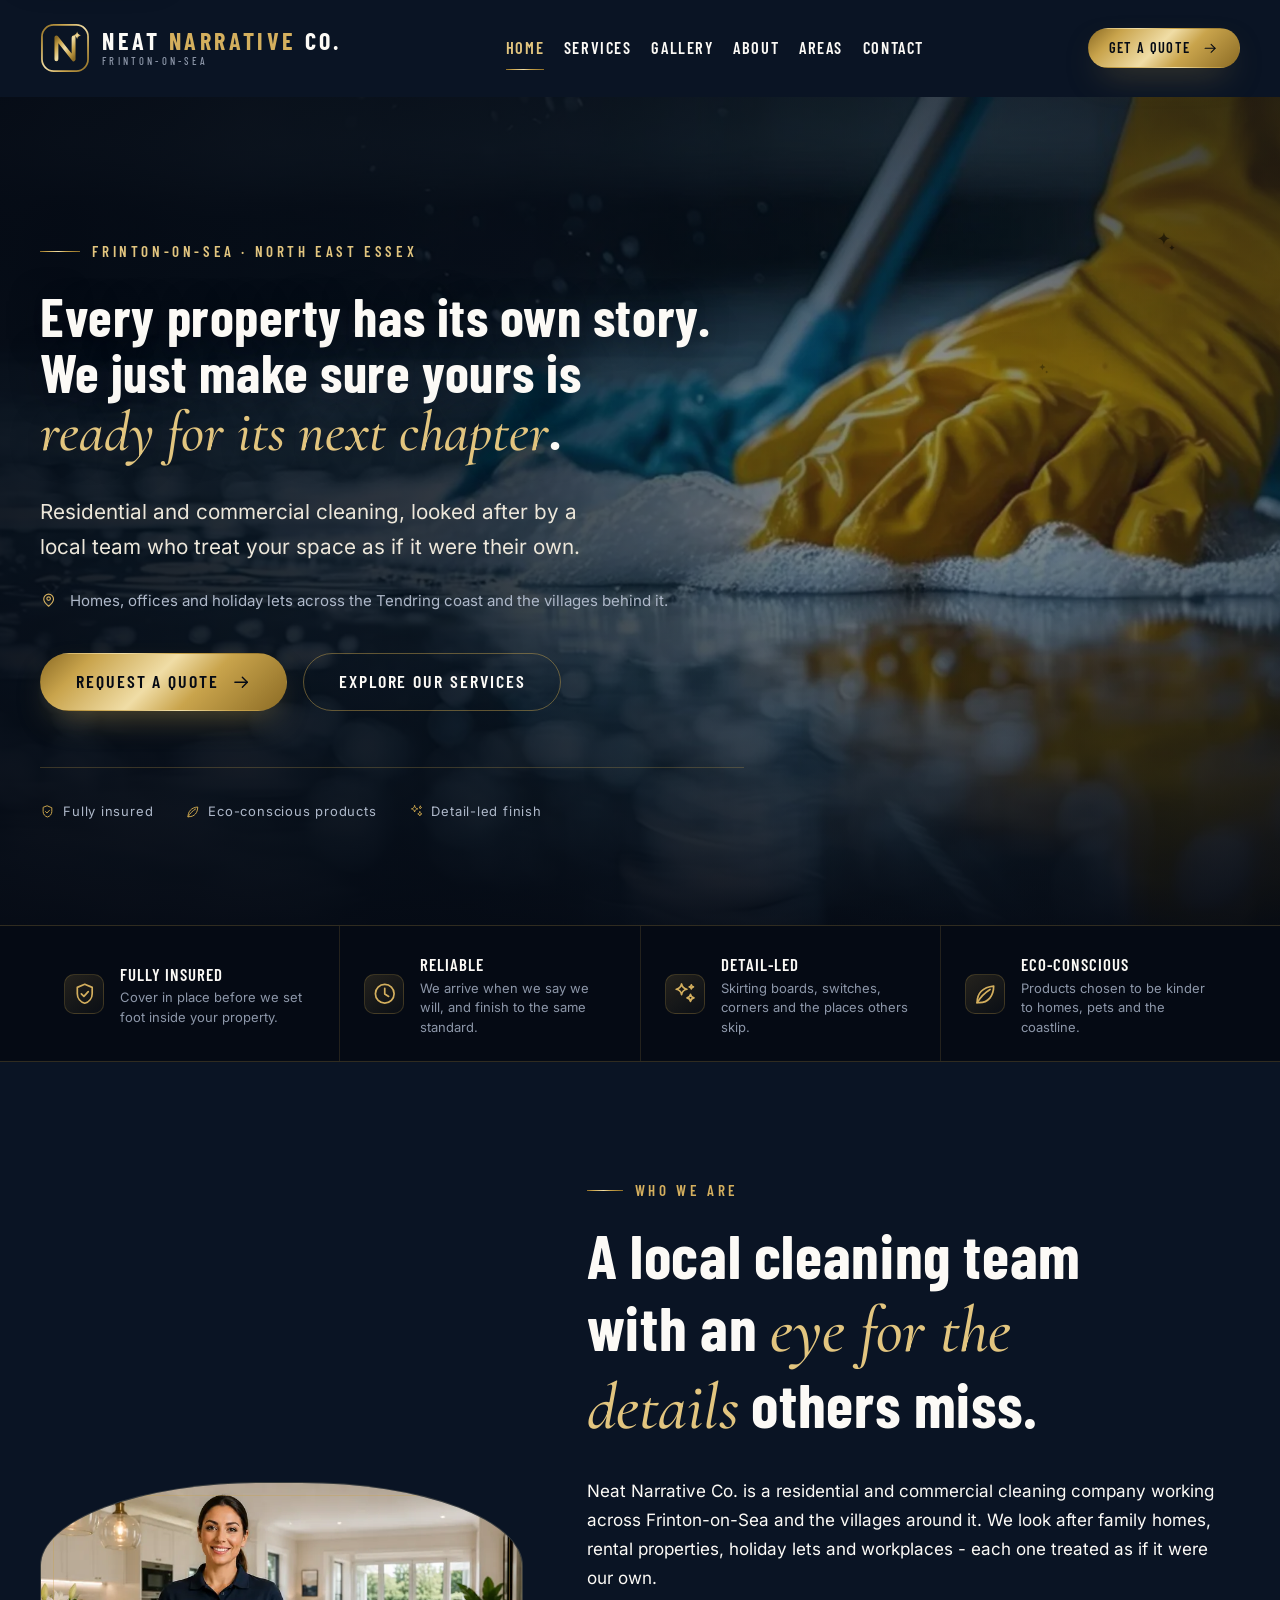
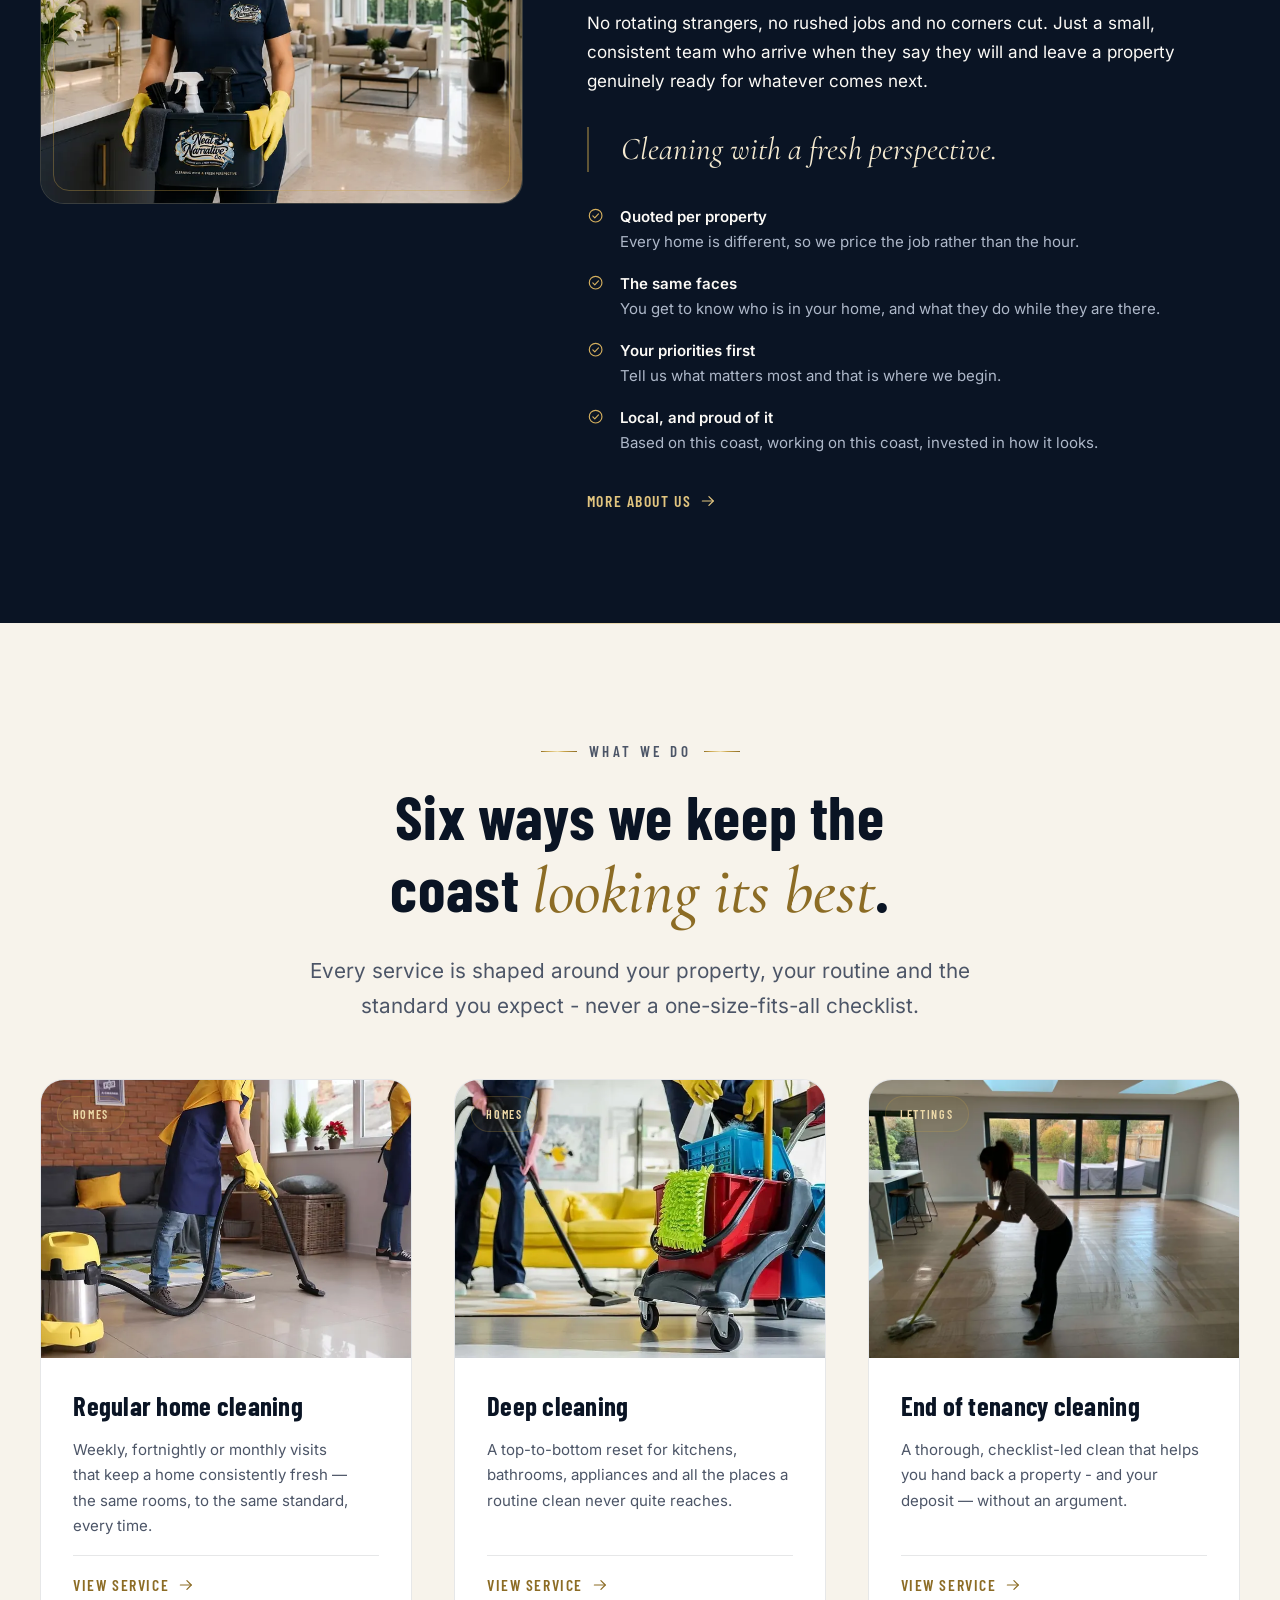
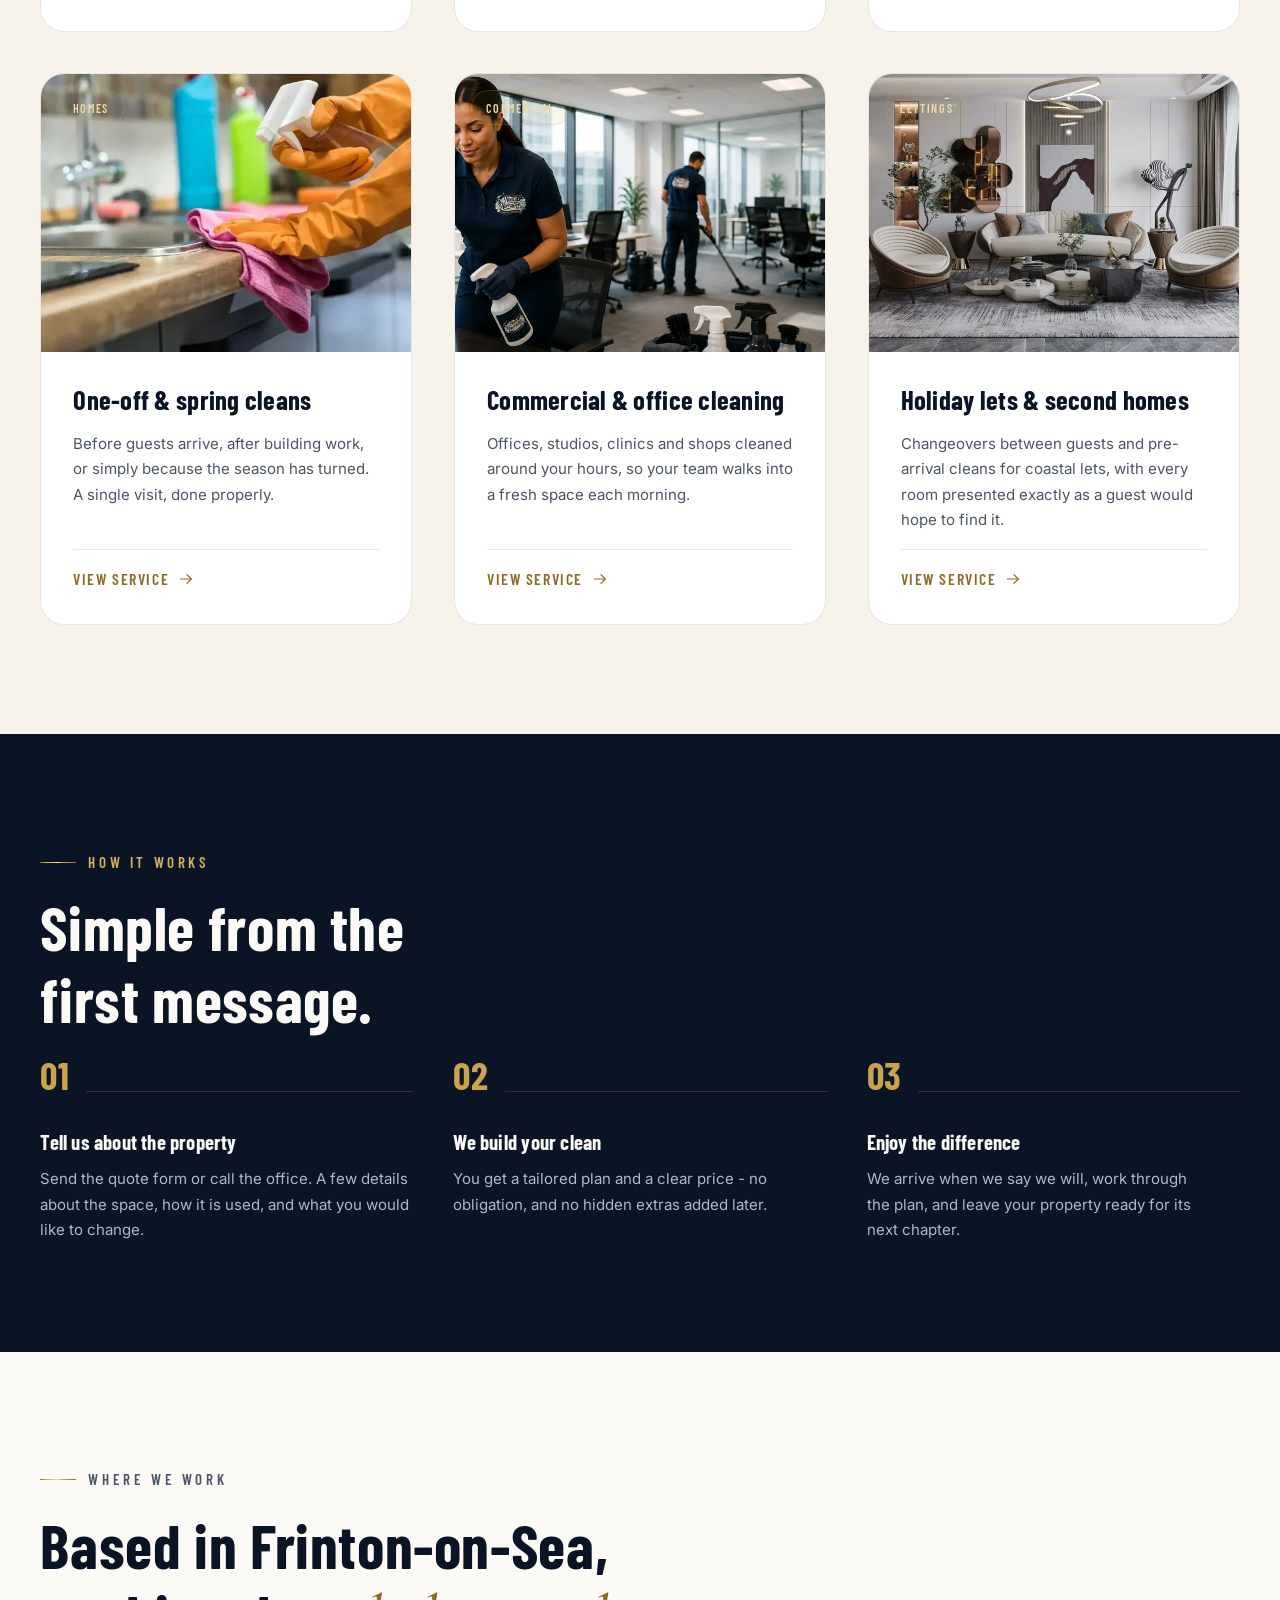
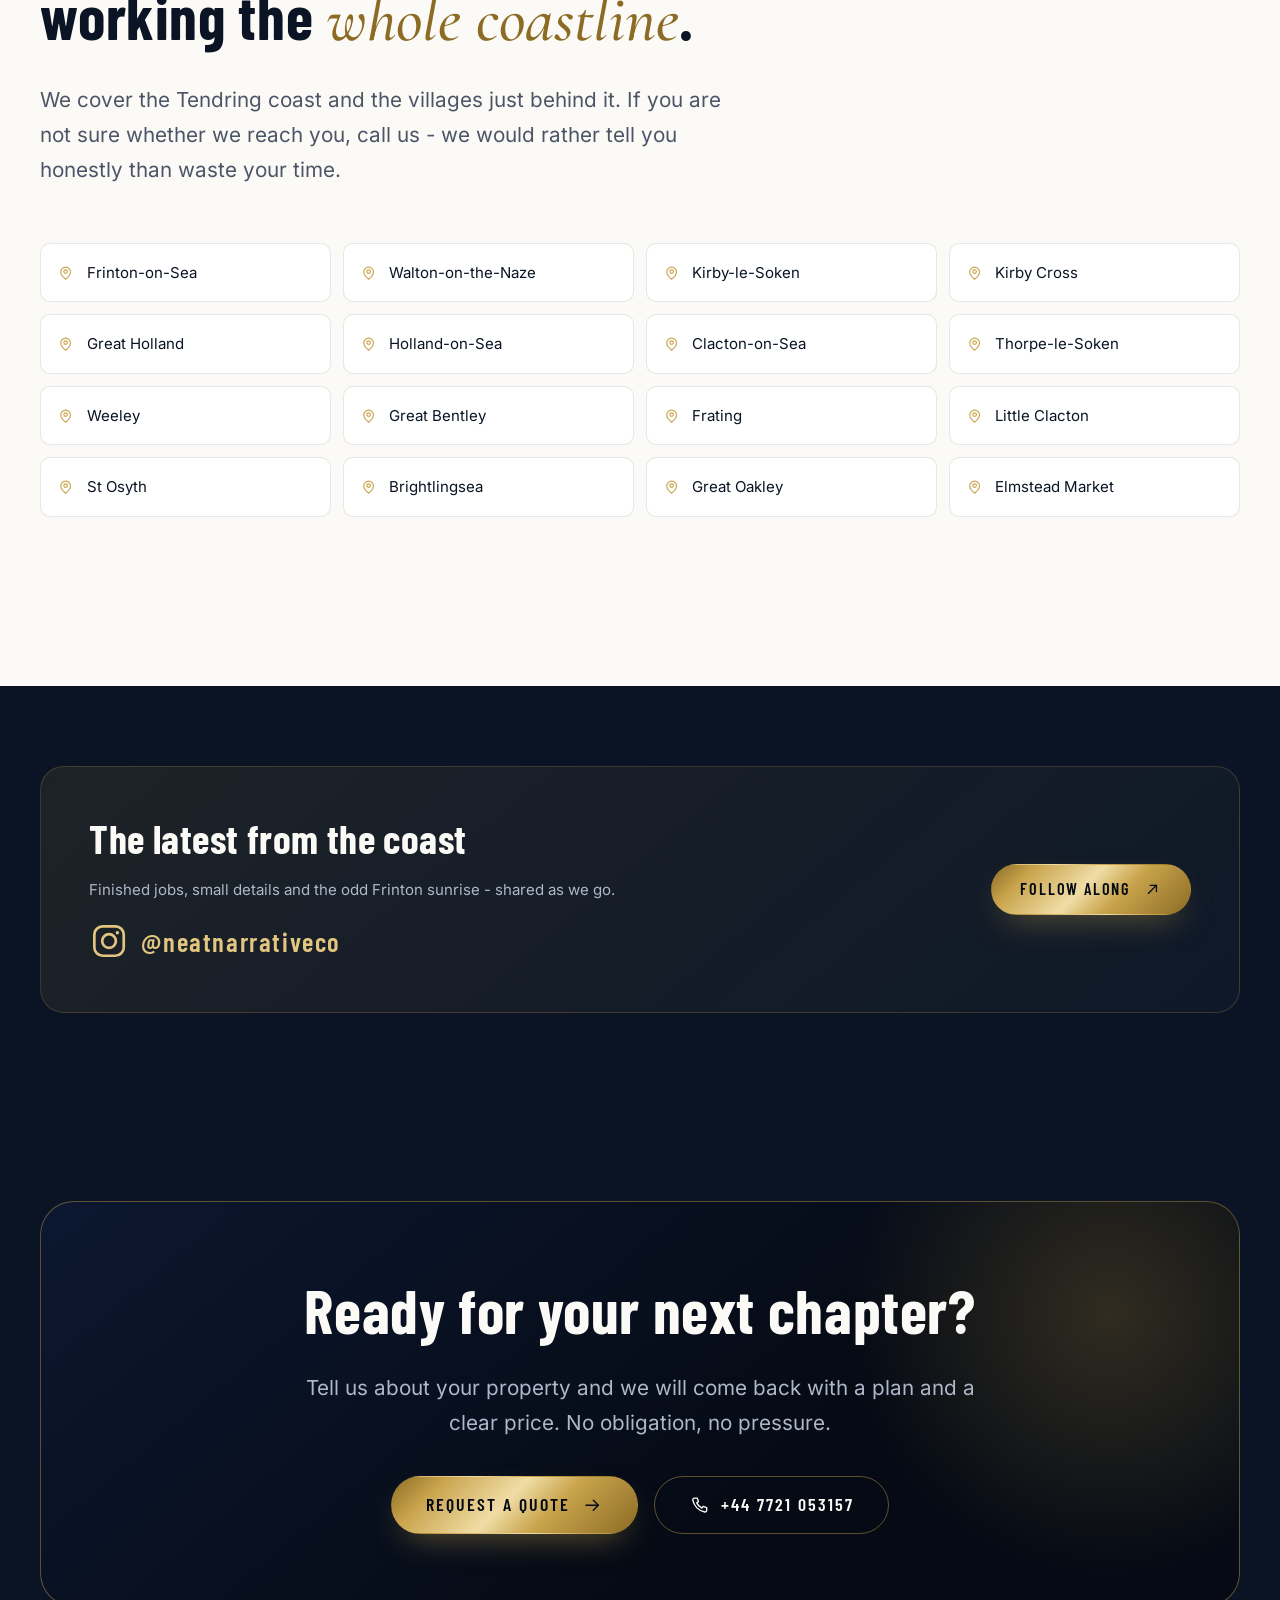
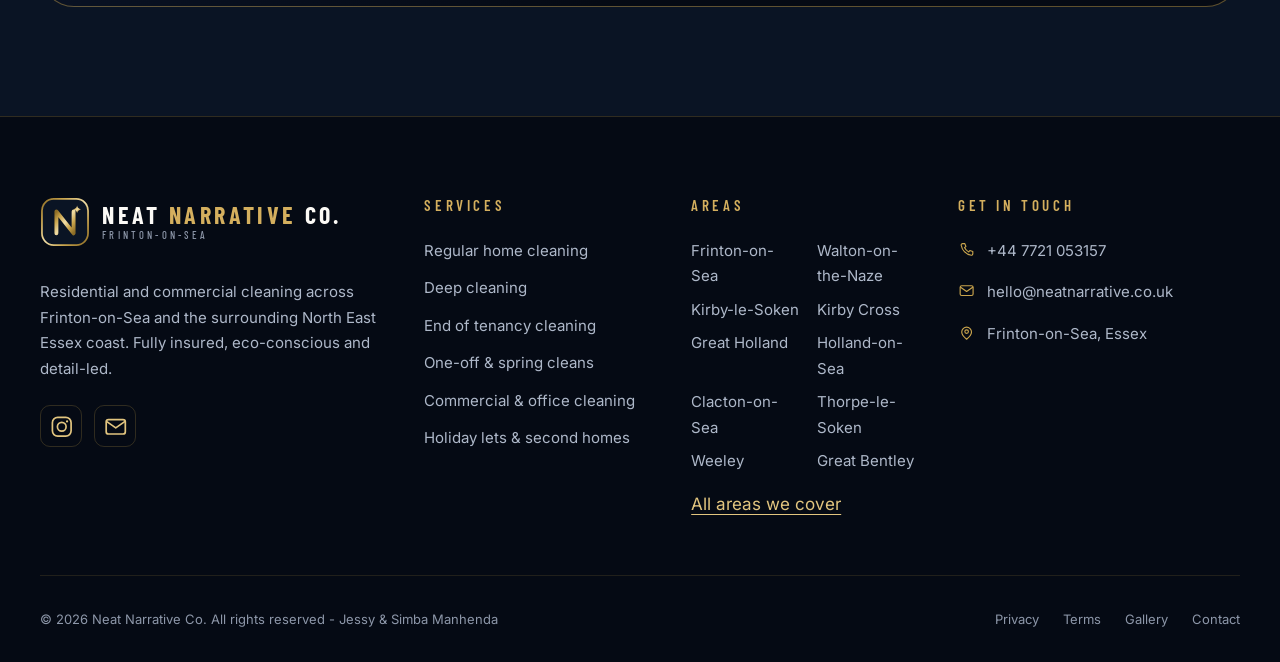
<file: index.html>
<!DOCTYPE html>
<html lang="en-GB">
<head>
  <meta charset="utf-8">
  <meta name="viewport" content="width=device-width, initial-scale=1">
  <script>document.documentElement.classList.add("js-reveal");</script>
  <title>Neat Narrative Co. | Cleaning in Frinton-on-Sea & North East Essex</title>
  <meta name="description" content="Residential and commercial cleaning in Frinton-on-Sea and the surrounding North East Essex coast. Fully insured, eco-conscious and detail-led. Call +44 7721 053157 for a tailored quote.">
  <meta name="robots" content="index,follow">
  <link rel="canonical" href="https://neatnarrative.co.uk/">
  <meta name="theme-color" content="#0a1424">

  <meta property="og:type" content="website">
  <meta property="og:site_name" content="Neat Narrative Co.">
  <meta property="og:title" content="Neat Narrative Co. | Cleaning in Frinton-on-Sea">
  <meta property="og:description" content="Every property has its own story. We just make sure yours is ready for its next chapter.">
  <meta property="og:url" content="https://neatnarrative.co.uk/">
  <meta property="og:image" content="https://neatnarrative.co.uk/assets/images/og-neat-narrative.jpg">
  <meta property="og:image:width" content="1200">
  <meta property="og:image:height" content="630">
  <meta property="og:locale" content="en_GB">
  <meta name="twitter:card" content="summary_large_image">

  <link rel="icon" href="favicon.ico" sizes="any">
  <link rel="icon" href="favicon.svg" type="image/svg+xml">
  <link rel="apple-touch-icon" href="assets/images/apple-touch-icon.png">
  <link rel="manifest" href="site.webmanifest">

  <link rel="stylesheet" href="assets/css/fonts.css">

  <link rel="stylesheet" href="assets/css/tokens.css">
  <link rel="stylesheet" href="assets/css/base.css">
  <link rel="stylesheet" href="assets/css/layout.css">
  <link rel="stylesheet" href="assets/css/components.css">
  <link rel="stylesheet" href="assets/css/pages.css">

  <script src="assets/js/site-config.js" defer></script>
  <script src="assets/js/nav.js" defer></script>
  <script src="assets/js/reveal.js" defer></script>

  <script type="application/ld+json">
  {
    "@context": "https://schema.org",
    "@type": "LocalBusiness",
    "@id": "https://neatnarrative.co.uk/#business",
    "name": "Neat Narrative Co.",
    "description": "Residential and commercial cleaning company serving Frinton-on-Sea and the surrounding areas of North East Essex.",
    "url": "https://neatnarrative.co.uk/",
    "telephone": "+44 7721 053157",
    "email": "hello@neatnarrative.co.uk",
    "image": "https://neatnarrative.co.uk/assets/images/og-neat-narrative.jpg",
    "logo": "https://neatnarrative.co.uk/assets/icons/brand-mark.svg",
    "address": {
      "@type": "PostalAddress",
      "addressLocality": "Frinton-on-Sea",
      "addressRegion": "Essex",
      "addressCountry": "GB"
    },
    "areaServed": [
      { "@type": "Place", "name": "Frinton-on-Sea" },
      { "@type": "Place", "name": "Walton-on-the-Naze" },
      { "@type": "Place", "name": "Kirby-le-Soken" },
      { "@type": "Place", "name": "Kirby Cross" },
      { "@type": "Place", "name": "Great Holland" },
      { "@type": "Place", "name": "Holland-on-Sea" },
      { "@type": "Place", "name": "Clacton-on-Sea" },
      { "@type": "Place", "name": "Thorpe-le-Soken" },
      { "@type": "Place", "name": "Weeley" },
      { "@type": "Place", "name": "Great Bentley" },
      { "@type": "Place", "name": "Frating" },
      { "@type": "Place", "name": "Little Clacton" },
      { "@type": "Place", "name": "St Osyth" },
      { "@type": "Place", "name": "Brightlingsea" },
      { "@type": "Place", "name": "Great Oakley" },
      { "@type": "Place", "name": "Elmstead Market" }
    ],
    "sameAs": ["https://www.instagram.com/neatnarrativeco/"],
    "knowsAbout": [
      "Residential cleaning",
      "Commercial cleaning",
      "Deep cleaning",
      "End of tenancy cleaning",
      "Holiday let changeovers"
    ],
    "hasOfferCatalog": {
      "@type": "OfferCatalog",
      "name": "Cleaning services",
      "itemListElement": [
        { "@type": "Offer", "itemOffered": { "@type": "Service", "name": "Regular home cleaning" } },
        { "@type": "Offer", "itemOffered": { "@type": "Service", "name": "Deep cleaning" } },
        { "@type": "Offer", "itemOffered": { "@type": "Service", "name": "End of tenancy cleaning" } },
        { "@type": "Offer", "itemOffered": { "@type": "Service", "name": "One-off and spring cleaning" } },
        { "@type": "Offer", "itemOffered": { "@type": "Service", "name": "Commercial and office cleaning" } },
        { "@type": "Offer", "itemOffered": { "@type": "Service", "name": "Holiday let and second home cleaning" } }
      ]
    }
  }
  </script>
</head>

<body>
  <a class="skip-link" href="#main">Skip to content</a>

  <header class="site-header" data-header data-scrolled="false">
    <div class="container container--wide site-header__inner">
      <a class="brand" href="index.html" aria-label="Neat Narrative Co. — home">
        <img class="brand__mark" src="assets/icons/brand-mark.svg" alt="" width="50" height="50">
        <span class="brand__text">
          <span class="brand__name">Neat <em>Narrative</em> Co.</span>
          <span class="brand__tagline">Frinton-on-Sea</span>
        </span>
      </a>

      <nav class="site-nav" aria-label="Primary">
        <ul class="site-nav__list">
          <li><a class="site-nav__link" href="index.html" aria-current="page">Home</a></li>
          <li><a class="site-nav__link" href="services.html">Services</a></li>
          <li><a class="site-nav__link" href="gallery.html">Gallery</a></li>
          <li><a class="site-nav__link" href="about.html">About</a></li>
          <li><a class="site-nav__link" href="areas.html">Areas</a></li>
          <li><a class="site-nav__link" href="contact.html">Contact</a></li>
        </ul>
      </nav>

      <div class="site-header__actions">
        <a class="btn btn--primary btn--sm site-header__cta" href="contact.html">
          Get a quote
          <svg class="icon" aria-hidden="true" focusable="false"><use href="assets/icons/sprite.svg#icon-arrow-right"></use></svg>
        </a>
        <button class="nav-toggle" type="button" data-nav-toggle aria-expanded="false" aria-controls="mobile-nav">
          <span class="nav-toggle__bars" aria-hidden="true"></span>
          <span class="visually-hidden">Open menu</span>
        </button>
      </div>
    </div>
  </header>

  <div class="mobile-drawer" id="mobile-nav" data-nav-drawer data-open="false" aria-hidden="true" role="dialog" aria-modal="true" aria-label="Site menu">
    <div class="mobile-drawer__top">
      <span class="brand">
        <img class="brand__mark" src="assets/icons/brand-mark.svg" alt="" width="50" height="50">
        <span class="brand__text">
          <span class="brand__name">Neat <em>Narrative</em> Co.</span>
          <span class="brand__tagline">Frinton-on-Sea</span>
        </span>
      </span>
      <button class="mobile-drawer__close" type="button" data-nav-close>
        <svg class="icon" aria-hidden="true" focusable="false"><use href="assets/icons/sprite.svg#icon-x"></use></svg>
        <span class="visually-hidden">Close menu</span>
      </button>
    </div>

    <div class="mobile-drawer__body">
      <ul class="mobile-drawer__list">
        <li><a class="mobile-drawer__link" href="index.html" aria-current="page">Home <svg class="icon" aria-hidden="true" focusable="false"><use href="assets/icons/sprite.svg#icon-arrow-right"></use></svg></a></li>
        <li><a class="mobile-drawer__link" href="services.html">Services <svg class="icon" aria-hidden="true" focusable="false"><use href="assets/icons/sprite.svg#icon-arrow-right"></use></svg></a></li>
        <li><a class="mobile-drawer__link" href="gallery.html">Gallery <svg class="icon" aria-hidden="true" focusable="false"><use href="assets/icons/sprite.svg#icon-arrow-right"></use></svg></a></li>
        <li><a class="mobile-drawer__link" href="about.html">About <svg class="icon" aria-hidden="true" focusable="false"><use href="assets/icons/sprite.svg#icon-arrow-right"></use></svg></a></li>
        <li><a class="mobile-drawer__link" href="areas.html">Areas <svg class="icon" aria-hidden="true" focusable="false"><use href="assets/icons/sprite.svg#icon-arrow-right"></use></svg></a></li>
        <li><a class="mobile-drawer__link" href="contact.html">Contact <svg class="icon" aria-hidden="true" focusable="false"><use href="assets/icons/sprite.svg#icon-arrow-right"></use></svg></a></li>
      </ul>

      <div class="mobile-drawer__contact">
        <a class="btn btn--primary btn--block" href="contact.html">Request a quote</a>
        <a class="btn btn--ghost btn--block" href="tel:+441255724005">
          <svg class="icon" aria-hidden="true" focusable="false"><use href="assets/icons/sprite.svg#icon-phone"></use></svg>
          +44 7721 053157
        </a>
        <p class="mobile-drawer__meta">
          <span>hello@neatnarrative.co.uk</span>
          <span>Frinton-on-Sea & surrounding areas</span>
        </p>
      </div>
    </div>
  </div>

  <main id="main">
    <!-- ============================ Hero ============================ -->
    <section class="hero-home" aria-labelledby="hero-title">
      <div class="hero-home__media">
        <img src="assets/images/brand/hero-home.webp"
             srcset="assets/images/brand/hero-home@800.webp 800w, assets/images/brand/hero-home.webp 2200w"
             sizes="100vw"
             alt="A yellow-gloved hand wringing out a cloth in soapy water."
             fetchpriority="high" decoding="async">
      </div>
      <div class="hero-home__scrim" aria-hidden="true"></div>

      <svg class="sparkle sparkle--a" aria-hidden="true" focusable="false"><use href="assets/icons/sprite.svg#icon-sparkle"></use></svg>
      <svg class="sparkle sparkle--b" aria-hidden="true" focusable="false"><use href="assets/icons/sprite.svg#icon-sparkle"></use></svg>

      <div class="container container--wide hero-home__inner">
        <div class="hero-home__content">
          <p class="hero-home__eyebrow">Frinton-on-Sea &middot; North East Essex</p>

          <h1 class="hero-home__title" id="hero-title">
            <span>Every property has its own story.</span>
            <span>We just make sure yours is <em>ready for its next chapter</em>.</span>
          </h1>

          <p class="hero-home__lede">
            Residential and commercial cleaning, looked after by a local team who treat
            your space as if it were their own.
          </p>

          <p class="hero-home__location">
            <svg class="icon" aria-hidden="true" focusable="false"><use href="assets/icons/sprite.svg#icon-map-pin"></use></svg>
            <span>Homes, offices and holiday lets across the Tendring coast and the villages behind it.</span>
          </p>

          <div class="hero-home__actions">
            <a class="btn btn--primary btn--lg" href="contact.html">
              Request a quote
              <svg class="icon" aria-hidden="true" focusable="false"><use href="assets/icons/sprite.svg#icon-arrow-right"></use></svg>
            </a>
            <a class="btn btn--ghost btn--lg" href="services.html">Explore our services</a>
          </div>

          <div class="hero-home__footer">
            <span class="hero-home__footer-item">
              <svg class="icon" aria-hidden="true" focusable="false"><use href="assets/icons/sprite.svg#icon-shield-check"></use></svg>
              Fully insured
            </span>
            <span class="hero-home__footer-item">
              <svg class="icon" aria-hidden="true" focusable="false"><use href="assets/icons/sprite.svg#icon-leaf"></use></svg>
              Eco-conscious products
            </span>
            <span class="hero-home__footer-item">
              <svg class="icon" aria-hidden="true" focusable="false"><use href="assets/icons/sprite.svg#icon-sparkles"></use></svg>
              Detail-led finish
            </span>
          </div>
        </div>
      </div>
    </section>

    <!-- ========================= Trust strip ======================== -->
    <section class="trust-strip" aria-label="Why clients choose Neat Narrative Co.">
      <div class="container container--wide">
        <ul class="trust-strip__list">
          <li>
            <dl class="trust-strip__item">
              <div class="icon-wrap icon-wrap--sm" aria-hidden="true">
                <svg class="icon icon--lg" aria-hidden="true" focusable="false"><use href="assets/icons/sprite.svg#icon-shield-check"></use></svg>
              </div>
              <div>
                <dt class="trust-strip__label">Fully insured</dt>
                <dd class="trust-strip__detail">Cover in place before we set foot inside your property.</dd>
              </div>
            </dl>
          </li>
          <li>
            <dl class="trust-strip__item">
              <div class="icon-wrap icon-wrap--sm" aria-hidden="true">
                <svg class="icon icon--lg" aria-hidden="true" focusable="false"><use href="assets/icons/sprite.svg#icon-clock"></use></svg>
              </div>
              <div>
                <dt class="trust-strip__label">Reliable</dt>
                <dd class="trust-strip__detail">We arrive when we say we will, and finish to the same standard.</dd>
              </div>
            </dl>
          </li>
          <li>
            <dl class="trust-strip__item">
              <div class="icon-wrap icon-wrap--sm" aria-hidden="true">
                <svg class="icon icon--lg" aria-hidden="true" focusable="false"><use href="assets/icons/sprite.svg#icon-sparkles"></use></svg>
              </div>
              <div>
                <dt class="trust-strip__label">Detail-led</dt>
                <dd class="trust-strip__detail">Skirting boards, switches, corners and the places others skip.</dd>
              </div>
            </dl>
          </li>
          <li>
            <dl class="trust-strip__item">
              <div class="icon-wrap icon-wrap--sm" aria-hidden="true">
                <svg class="icon icon--lg" aria-hidden="true" focusable="false"><use href="assets/icons/sprite.svg#icon-leaf"></use></svg>
              </div>
              <div>
                <dt class="trust-strip__label">Eco-conscious</dt>
                <dd class="trust-strip__detail">Products chosen to be kinder to homes, pets and the coastline.</dd>
              </div>
            </dl>
          </li>
        </ul>
      </div>
    </section>
<!-- ========================== Who we are ======================== -->
    <section class="section" aria-labelledby="intro-title">
      <div class="container container--wide">
        <div class="split split--media-wide">
          <div data-reveal>
            <figure class="media-frame media-frame--arch media-frame--accent">
              <img src="assets/images/brand/hero-cleaning-team.webp"
                   srcset="assets/images/brand/hero-cleaning-team@800.webp 800w, assets/images/brand/hero-cleaning-team.webp 2000w"
                   sizes="(min-width: 900px) 45vw, 100vw"
                   alt="A Neat Narrative Co. cleaner in a navy uniform working in a bright, freshly cleaned living room."
                   loading="lazy" decoding="async">
            </figure>
          </div>

          <div class="stack stack--lg" data-reveal>
            <div class="section-heading">
              <p class="section-heading__eyebrow">Who we are</p>
              <h2 class="section-heading__title" id="intro-title">
                A local cleaning team with an <em>eye for the details</em> others miss.
              </h2>
            </div>

            <div>
              <p>
                Neat Narrative Co. is a residential and commercial cleaning company working
                across Frinton-on-Sea and the villages around it. We look after family homes,
                rental properties, holiday lets and workplaces - each one treated as if it
                were our own.
              </p>
              <p>
                No rotating strangers, no rushed jobs and no corners cut. Just a small,
                consistent team who arrive when they say they will and leave a property
                genuinely ready for whatever comes next.
              </p>
            </div>

            <blockquote class="intro-quote">
              <p>Cleaning with a fresh perspective.</p>
            </blockquote>

            <ul class="check-list">
              <li>
                <svg class="icon" aria-hidden="true" focusable="false"><use href="assets/icons/sprite.svg#icon-check-circle"></use></svg>
                <span><strong>Quoted per property</strong>Every home is different, so we price the job rather than the hour.</span>
              </li>
              <li>
                <svg class="icon" aria-hidden="true" focusable="false"><use href="assets/icons/sprite.svg#icon-check-circle"></use></svg>
                <span><strong>The same faces</strong>You get to know who is in your home, and what they do while they are there.</span>
              </li>
              <li>
                <svg class="icon" aria-hidden="true" focusable="false"><use href="assets/icons/sprite.svg#icon-check-circle"></use></svg>
                <span><strong>Your priorities first</strong>Tell us what matters most and that is where we begin.</span>
              </li>
              <li>
                <svg class="icon" aria-hidden="true" focusable="false"><use href="assets/icons/sprite.svg#icon-check-circle"></use></svg>
                <span><strong>Local, and proud of it</strong>Based on this coast, working on this coast, invested in how it looks.</span>
              </li>
            </ul>

            <a class="link-arrow" href="about.html">
              More about us
              <svg class="icon" aria-hidden="true" focusable="false"><use href="assets/icons/sprite.svg#icon-arrow-right"></use></svg>
            </a>
          </div>
        </div>
      </div>
    </section>

    <!-- =========================== Services ========================= -->
    <section class="section section--light section--hairline" aria-labelledby="services-title">
      <div class="container container--wide">
        <div class="section-heading section-heading--centre" data-reveal>
          <p class="section-heading__eyebrow">What we do</p>
          <h2 class="section-heading__title" id="services-title">
            Six ways we keep the coast <em>looking its best</em>.
          </h2>
          <p class="section-heading__lede">
            Every service is shaped around your property, your routine and the standard you
            expect - never a one-size-fits-all checklist.
          </p>
        </div>

        <div class="grid grid--3 grid--gap-lg" style="margin-top: var(--space-8);">
          <article class="card card--light" data-reveal>
            <div class="card__media">
              <img src="assets/images/services/regular-cleaning.webp"
                   srcset="assets/images/services/regular-cleaning@800.webp 800w, assets/images/services/regular-cleaning.webp 1400w"
                   sizes="(min-width: 960px) 33vw, (min-width: 640px) 50vw, 100vw"
                   alt="A cleaner in yellow gloves wiping a wooden floor." loading="lazy" decoding="async">
              <span class="pill">Homes</span>
            </div>
            <div class="card__body">
              <h3 class="card__title">Regular home cleaning</h3>
              <p class="card__text">
                Weekly, fortnightly or monthly visits that keep a home consistently fresh —
                the same rooms, to the same standard, every time.
              </p>
              <div class="card__footer">
                <a class="link-arrow" href="services.html#regular-cleaning">
                  View service
                  <svg class="icon" aria-hidden="true" focusable="false"><use href="assets/icons/sprite.svg#icon-arrow-right"></use></svg>
                </a>
              </div>
            </div>
          </article>

          <article class="card card--light" data-reveal>
            <div class="card__media">
              <img src="assets/images/services/deep-cleaning.webp"
                   srcset="assets/images/services/deep-cleaning@800.webp 800w, assets/images/services/deep-cleaning.webp 1400w"
                   sizes="(min-width: 960px) 33vw, (min-width: 640px) 50vw, 100vw"
                   alt="A cleaner mopping a tiled floor with professional equipment." loading="lazy" decoding="async">
              <span class="pill">Homes</span>
            </div>
            <div class="card__body">
              <h3 class="card__title">Deep cleaning</h3>
              <p class="card__text">
                A top-to-bottom reset for kitchens, bathrooms, appliances and all the places
                a routine clean never quite reaches.
              </p>
              <div class="card__footer">
                <a class="link-arrow" href="services.html#deep-cleaning">
                  View service
                  <svg class="icon" aria-hidden="true" focusable="false"><use href="assets/icons/sprite.svg#icon-arrow-right"></use></svg>
                </a>
              </div>
            </div>
          </article>

          <article class="card card--light" data-reveal>
            <div class="card__media">
              <img src="assets/images/services/end-of-tenancy-cleaning.webp"
                   srcset="assets/images/services/end-of-tenancy-cleaning@800.webp 800w, assets/images/services/end-of-tenancy-cleaning.webp 1400w"
                   sizes="(min-width: 960px) 33vw, (min-width: 640px) 50vw, 100vw"
                   alt="A cleaner working through an empty property with a mop and bucket." loading="lazy" decoding="async">
              <span class="pill">Lettings</span>
            </div>
            <div class="card__body">
              <h3 class="card__title">End of tenancy cleaning</h3>
              <p class="card__text">
                A thorough, checklist-led clean that helps you hand back a property - and
                your deposit — without an argument.
              </p>
              <div class="card__footer">
                <a class="link-arrow" href="services.html#end-of-tenancy">
                  View service
                  <svg class="icon" aria-hidden="true" focusable="false"><use href="assets/icons/sprite.svg#icon-arrow-right"></use></svg>
                </a>
              </div>
            </div>
          </article>

          <article class="card card--light" data-reveal>
            <div class="card__media">
              <img src="assets/images/services/one-off-cleaning.webp"
                   alt="Cleaning cloths, gloves and bottles arranged beside a kitchen sink." loading="lazy" decoding="async">
              <span class="pill">Homes</span>
            </div>
            <div class="card__body">
              <h3 class="card__title">One-off & spring cleans</h3>
              <p class="card__text">
                Before guests arrive, after building work, or simply because the season has
                turned. A single visit, done properly.
              </p>
              <div class="card__footer">
                <a class="link-arrow" href="services.html#one-off">
                  View service
                  <svg class="icon" aria-hidden="true" focusable="false"><use href="assets/icons/sprite.svg#icon-arrow-right"></use></svg>
                </a>
              </div>
            </div>
          </article>

          <article class="card card--light" data-reveal>
            <div class="card__media">
              <img src="assets/images/services/commercial-cleaning.webp"
                   srcset="assets/images/services/commercial-cleaning@800.webp 800w, assets/images/services/commercial-cleaning.webp 1400w"
                   sizes="(min-width: 960px) 33vw, (min-width: 640px) 50vw, 100vw"
                   alt="Cleaners working through an open-plan office." loading="lazy" decoding="async">
              <span class="pill">Commercial</span>
            </div>
            <div class="card__body">
              <h3 class="card__title">Commercial & office cleaning</h3>
              <p class="card__text">
                Offices, studios, clinics and shops cleaned around your hours, so your team
                walks into a fresh space each morning.
              </p>
              <div class="card__footer">
                <a class="link-arrow" href="services.html#commercial">
                  View service
                  <svg class="icon" aria-hidden="true" focusable="false"><use href="assets/icons/sprite.svg#icon-arrow-right"></use></svg>
                </a>
              </div>
            </div>
          </article>

          <article class="card card--light" data-reveal>
            <div class="card__media">
              <img src="assets/images/services/residential-cleaning.webp"
                   srcset="assets/images/services/residential-cleaning@800.webp 800w, assets/images/services/residential-cleaning.webp 1400w"
                   sizes="(min-width: 960px) 33vw, (min-width: 640px) 50vw, 100vw"
                   alt="A calm, freshly cleaned living room with a sofa and soft furnishings." loading="lazy" decoding="async">
              <span class="pill">Lettings</span>
            </div>
            <div class="card__body">
              <h3 class="card__title">Holiday lets & second homes</h3>
              <p class="card__text">
                Changeovers between guests and pre-arrival cleans for coastal lets, with every
                room presented exactly as a guest would hope to find it.
              </p>
              <div class="card__footer">
                <a class="link-arrow" href="services.html#holiday-lets">
                  View service
                  <svg class="icon" aria-hidden="true" focusable="false"><use href="assets/icons/sprite.svg#icon-arrow-right"></use></svg>
                </a>
              </div>
            </div>
          </article>
        </div>
      </div>
    </section>

    <!-- ========================== How it works ====================== -->
    <section class="section" aria-labelledby="process-title">
      <div class="container container--wide">
        <div class="section-heading" data-reveal>
          <p class="section-heading__eyebrow">How it works</p>
          <h2 class="section-heading__title" id="process-title">Simple from the first message.</h2>
        </div>

        <ol class="steps" style="margin-top: var(--space-8);">
          <li data-reveal>
            <h3 class="steps__title">Tell us about the property</h3>
            <p class="steps__text">
              Send the quote form or call the office. A few details about the space, how it is
              used, and what you would like to change.
            </p>
          </li>
          <li data-reveal>
            <h3 class="steps__title">We build your clean</h3>
            <p class="steps__text">
              You get a tailored plan and a clear price - no obligation, and no hidden extras
              added later.
            </p>
          </li>
          <li data-reveal>
            <h3 class="steps__title">Enjoy the difference</h3>
            <p class="steps__text">
              We arrive when we say we will, work through the plan, and leave your property
              ready for its next chapter.
            </p>
          </li>
        </ol>
      </div>
    </section>

    <!-- ============================ Areas =========================== -->
    <section class="section section--ivory" aria-labelledby="areas-title">
      <div class="container container--wide">
        <div class="section-heading" data-reveal>
          <p class="section-heading__eyebrow">Where we work</p>
          <h2 class="section-heading__title" id="areas-title">
            Based in Frinton-on-Sea, working the <em>whole coastline</em>.
          </h2>
          <p class="section-heading__lede">
            We cover the Tendring coast and the villages just behind it. If you are not sure
            whether we reach you, call us - we would rather tell you honestly than waste
            your time.
          </p>
        </div>

        <ul class="area-list" style="margin-top: var(--space-8);" data-reveal>
          <li><span class="area-chip"><svg class="icon" aria-hidden="true" focusable="false"><use href="assets/icons/sprite.svg#icon-map-pin"></use></svg>Frinton-on-Sea</span></li>
          <li><span class="area-chip"><svg class="icon" aria-hidden="true" focusable="false"><use href="assets/icons/sprite.svg#icon-map-pin"></use></svg>Walton-on-the-Naze</span></li>
          <li><span class="area-chip"><svg class="icon" aria-hidden="true" focusable="false"><use href="assets/icons/sprite.svg#icon-map-pin"></use></svg>Kirby-le-Soken</span></li>
          <li><span class="area-chip"><svg class="icon" aria-hidden="true" focusable="false"><use href="assets/icons/sprite.svg#icon-map-pin"></use></svg>Kirby Cross</span></li>
          <li><span class="area-chip"><svg class="icon" aria-hidden="true" focusable="false"><use href="assets/icons/sprite.svg#icon-map-pin"></use></svg>Great Holland</span></li>
          <li><span class="area-chip"><svg class="icon" aria-hidden="true" focusable="false"><use href="assets/icons/sprite.svg#icon-map-pin"></use></svg>Holland-on-Sea</span></li>
          <li><span class="area-chip"><svg class="icon" aria-hidden="true" focusable="false"><use href="assets/icons/sprite.svg#icon-map-pin"></use></svg>Clacton-on-Sea</span></li>
          <li><span class="area-chip"><svg class="icon" aria-hidden="true" focusable="false"><use href="assets/icons/sprite.svg#icon-map-pin"></use></svg>Thorpe-le-Soken</span></li>
          <li><span class="area-chip"><svg class="icon" aria-hidden="true" focusable="false"><use href="assets/icons/sprite.svg#icon-map-pin"></use></svg>Weeley</span></li>
          <li><span class="area-chip"><svg class="icon" aria-hidden="true" focusable="false"><use href="assets/icons/sprite.svg#icon-map-pin"></use></svg>Great Bentley</span></li>
          <li><span class="area-chip"><svg class="icon" aria-hidden="true" focusable="false"><use href="assets/icons/sprite.svg#icon-map-pin"></use></svg>Frating</span></li>
          <li><span class="area-chip"><svg class="icon" aria-hidden="true" focusable="false"><use href="assets/icons/sprite.svg#icon-map-pin"></use></svg>Little Clacton</span></li>
          <li><span class="area-chip"><svg class="icon" aria-hidden="true" focusable="false"><use href="assets/icons/sprite.svg#icon-map-pin"></use></svg>St Osyth</span></li>
          <li><span class="area-chip"><svg class="icon" aria-hidden="true" focusable="false"><use href="assets/icons/sprite.svg#icon-map-pin"></use></svg>Brightlingsea</span></li>
          <li><span class="area-chip"><svg class="icon" aria-hidden="true" focusable="false"><use href="assets/icons/sprite.svg#icon-map-pin"></use></svg>Great Oakley</span></li>
          <li><span class="area-chip"><svg class="icon" aria-hidden="true" focusable="false"><use href="assets/icons/sprite.svg#icon-map-pin"></use></svg>Elmstead Market</span></li>
        </ul>

        <p style="margin-top: var(--space-6);" data-reveal>
          <a class="link-arrow" href="areas.html">
            See everywhere we cover
            <svg class="icon" aria-hidden="true" focusable="false"><use href="assets/icons/sprite.svg#icon-arrow-right"></use></svg>
          </a>
        </p>
      </div>
    </section>

    <!-- ========================= Instagram ========================== -->
    <section class="section section--tight" aria-labelledby="instagram-title">
      <div class="container container--wide">
        <div class="instagram-band" data-reveal>
          <div class="stack">
            <h2 class="section-heading__title" id="instagram-title" style="font-size: var(--fs-xl);">
              The latest from the coast
            </h2>
            <p style="color: var(--text-secondary); font-size: var(--fs-sm);">
              Finished jobs, small details and the odd Frinton sunrise -  shared as we go.
            </p>
            <a class="instagram-band__handle" href="https://www.instagram.com/neatnarrativeco/" target="_blank" rel="noopener noreferrer">
              <svg class="icon icon--lg" aria-hidden="true" focusable="false"><use href="assets/icons/sprite.svg#icon-instagram"></use></svg>
              @neatnarrativeco
            </a>
          </div>
          <a class="btn btn--primary" href="https://www.instagram.com/neatnarrativeco/" target="_blank" rel="noopener noreferrer">
            Follow along
            <svg class="icon" aria-hidden="true" focusable="false"><use href="assets/icons/sprite.svg#icon-arrow-up-right"></use></svg>
          </a>
        </div>
      </div>
    </section>

    <!-- ============================= CTA ============================ -->
    <section class="section" aria-labelledby="cta-title">
      <div class="container container--wide">
        <div class="cta-band" data-reveal>
          <div class="cta-band__inner">
            <h2 class="cta-band__title" id="cta-title">Ready for your next chapter?</h2>
            <p class="cta-band__text">
              Tell us about your property and we will come back with a plan and a clear price.
              No obligation, no pressure.
            </p>
            <div class="cta-band__actions">
              <a class="btn btn--primary btn--lg" href="contact.html">
                Request a quote
                <svg class="icon" aria-hidden="true" focusable="false"><use href="assets/icons/sprite.svg#icon-arrow-right"></use></svg>
              </a>
              <a class="btn btn--ghost btn--lg" href="tel:+441255724005">
                <svg class="icon" aria-hidden="true" focusable="false"><use href="assets/icons/sprite.svg#icon-phone"></use></svg>
                +44 7721 053157
              </a>
            </div>
          </div>
        </div>
      </div>
    </section>
  </main>

  <footer class="site-footer">
    <div class="container container--wide">
      <div class="site-footer__grid">
        <div class="site-footer__about">
          <a class="brand" href="index.html" aria-label="Neat Narrative Co. — home">
            <img class="brand__mark" src="assets/icons/brand-mark.svg" alt="" width="50" height="50">
            <span class="brand__text">
              <span class="brand__name">Neat <em>Narrative</em> Co.</span>
              <span class="brand__tagline">Frinton-on-Sea</span>
            </span>
          </a>
          <p class="site-footer__blurb">
            Residential and commercial cleaning across Frinton-on-Sea and the surrounding
            North East Essex coast. Fully insured, eco-conscious and detail-led.
          </p>
          <div class="site-footer__social">
            <a class="social-link" href="https://www.instagram.com/neatnarrativeco/" target="_blank" rel="noopener noreferrer" aria-label="Neat Narrative Co. on Instagram">
              <svg class="icon icon--lg" aria-hidden="true" focusable="false"><use href="assets/icons/sprite.svg#icon-instagram"></use></svg>
            </a>
            <a class="social-link" href="mailto:pattymcharis15@gmail.com" aria-label="Email Neat Narrative Co.">
              <svg class="icon icon--lg" aria-hidden="true" focusable="false"><use href="assets/icons/sprite.svg#icon-mail"></use></svg>
            </a>
          </div>
        </div>

        <nav aria-label="Services">
          <h2 class="footer-heading">Services</h2>
          <ul class="footer-list">
            <li><a href="services.html#regular-cleaning">Regular home cleaning</a></li>
            <li><a href="services.html#deep-cleaning">Deep cleaning</a></li>
            <li><a href="services.html#end-of-tenancy">End of tenancy cleaning</a></li>
            <li><a href="services.html#one-off">One-off & spring cleans</a></li>
            <li><a href="services.html#commercial">Commercial & office cleaning</a></li>
            <li><a href="services.html#holiday-lets">Holiday lets & second homes</a></li>
          </ul>
        </nav>

        <nav aria-label="Areas covered">
          <h2 class="footer-heading">Areas</h2>
          <ul class="footer-list footer-list--areas">
            <li>Frinton-on-Sea</li>
            <li>Walton-on-the-Naze</li>
            <li>Kirby-le-Soken</li>
            <li>Kirby Cross</li>
            <li>Great Holland</li>
            <li>Holland-on-Sea</li>
            <li>Clacton-on-Sea</li>
            <li>Thorpe-le-Soken</li>
            <li>Weeley</li>
            <li>Great Bentley</li>
          </ul>
          <p style="margin-top: var(--space-4);">
            <a href="areas.html">All areas we cover</a>
          </p>
        </nav>

        <div>
          <h2 class="footer-heading">Get in touch</h2>
          <div class="footer-contact">
            <a class="footer-contact__item" href="tel:+44 7721 053157">
              <svg class="icon" aria-hidden="true" focusable="false"><use href="assets/icons/sprite.svg#icon-phone"></use></svg>
              <span>+44 7721 053157</span>
            </a>
            <a class="footer-contact__item" href="mailto:pattymcharis15@gmail.com">
              <svg class="icon" aria-hidden="true" focusable="false"><use href="assets/icons/sprite.svg#icon-mail"></use></svg>
              <span>hello@neatnarrative.co.uk</span>
            </a>
            <span class="footer-contact__item">
              <svg class="icon" aria-hidden="true" focusable="false"><use href="assets/icons/sprite.svg#icon-map-pin"></use></svg>
              <span>Frinton-on-Sea, Essex</span>
            </span>
          </div>
        </div>
      </div>

      <div class="site-footer__bottom">
        <p>&copy; <span data-year>2026</span> Neat Narrative Co. All rights reserved - Jessy & Simba Manhenda</p>
        <ul class="site-footer__legal">
          <li><a href="privacy.html">Privacy</a></li>
          <li><a href="terms.html">Terms</a></li>
          <li><a href="gallery.html">Gallery</a></li>
          <li><a href="contact.html">Contact</a></li>
        </ul>
      </div>
    </div>
  </footer>

  <div class="mobile-contact-bar" data-mobile-bar data-visible="false">
    <a class="mobile-contact-bar__item" href="tel:+441255724005">
      <svg class="icon" aria-hidden="true" focusable="false"><use href="assets/icons/sprite.svg#icon-phone"></use></svg>
      Call
    </a>
    <a class="mobile-contact-bar__item mobile-contact-bar__item--primary" href="contact.html">
      Get a quote
      <svg class="icon" aria-hidden="true" focusable="false"><use href="assets/icons/sprite.svg#icon-arrow-right"></use></svg>
    </a>
  </div>
</body>
</html>
</file>
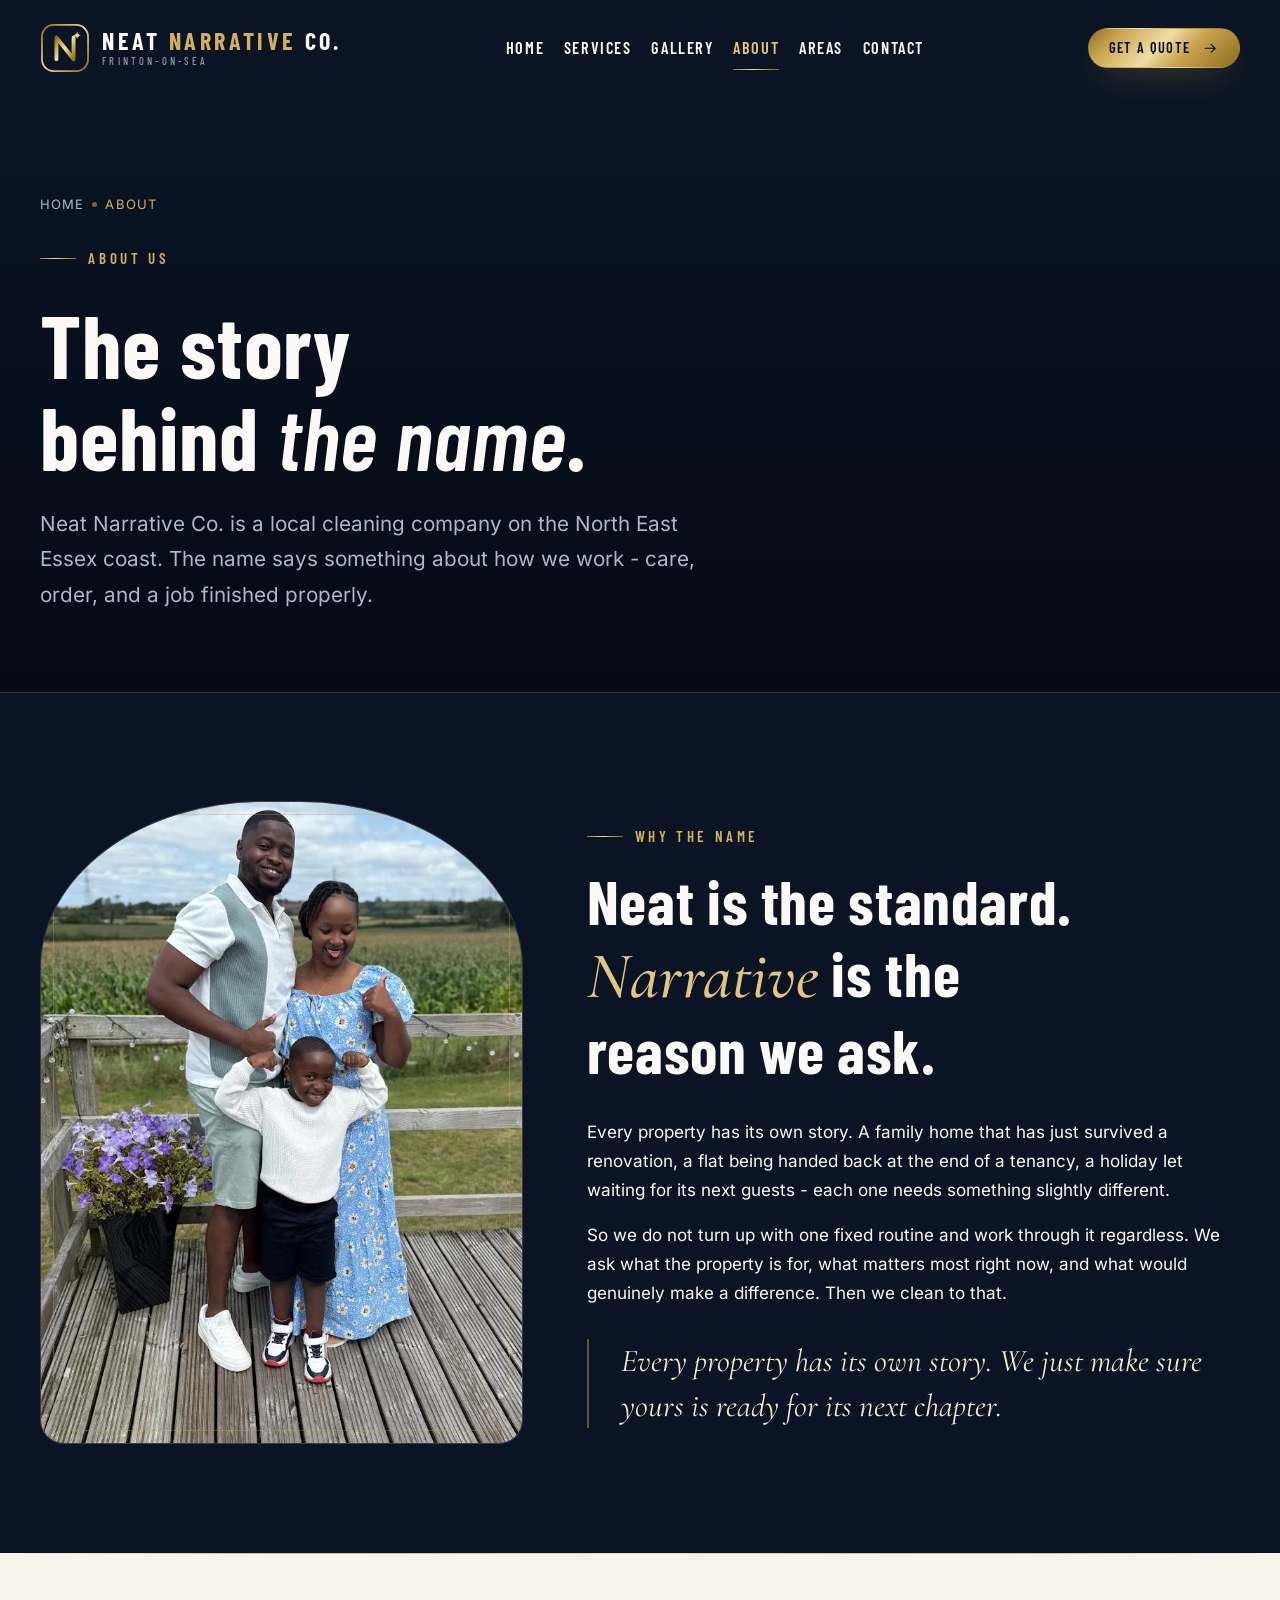
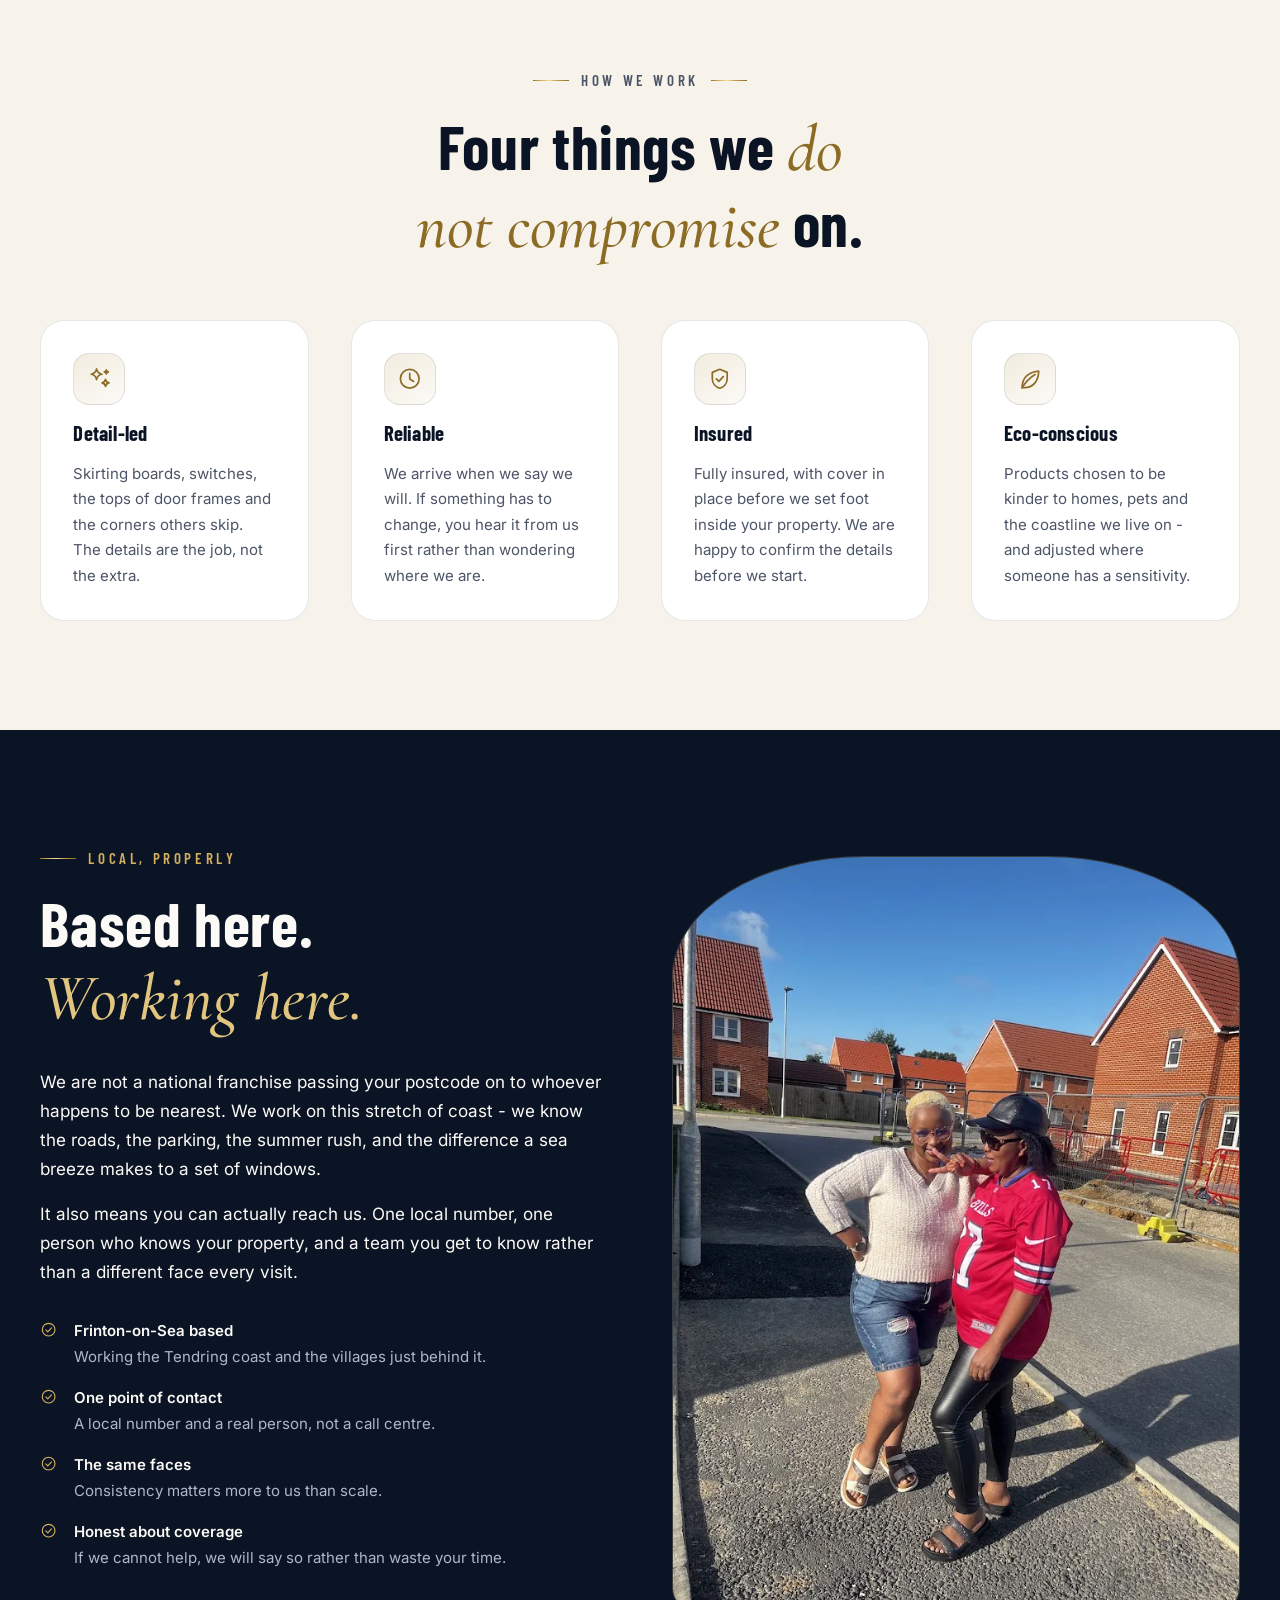
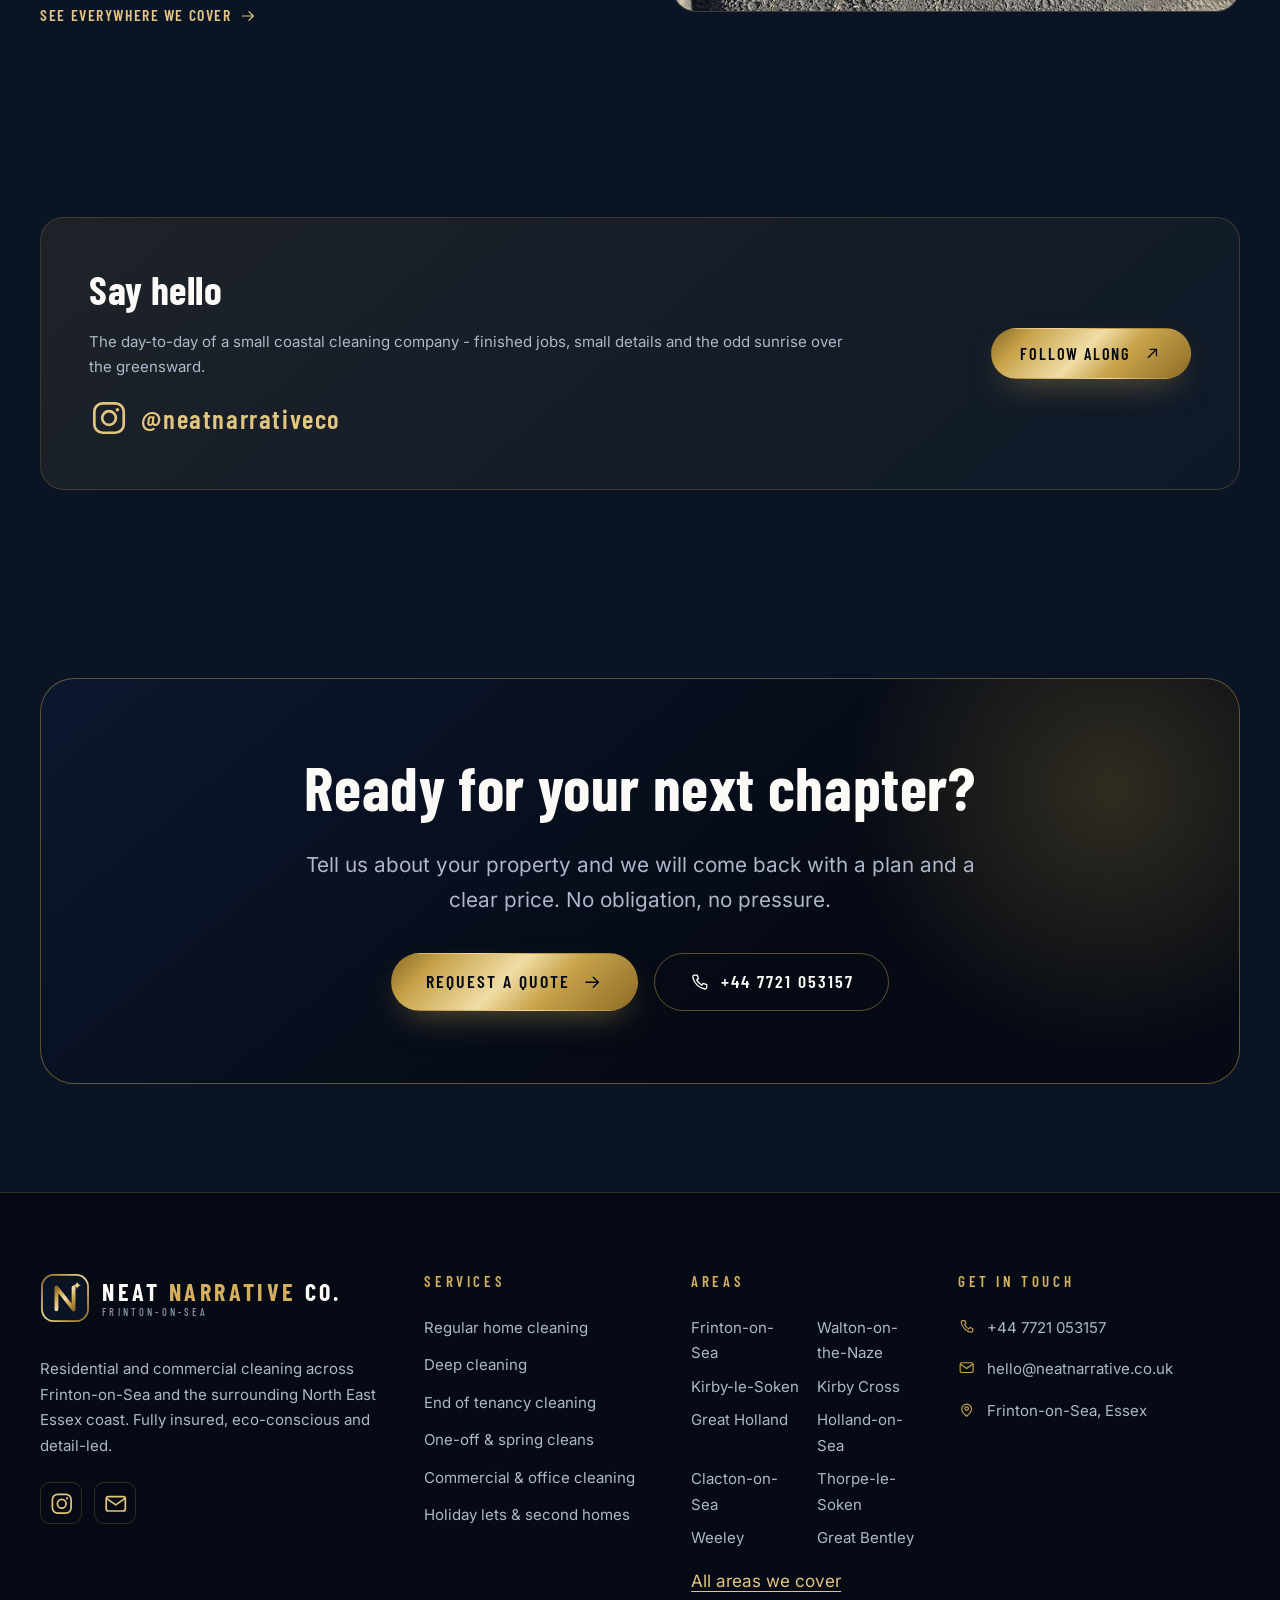
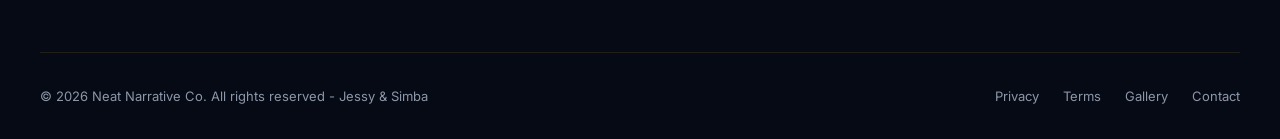
<file: about.html>
<!DOCTYPE html>
<html lang="en-GB">
<head>
  <meta charset="utf-8">
  <meta name="viewport" content="width=device-width, initial-scale=1">
  <script>document.documentElement.classList.add("js-reveal");</script>
  <title>About | Neat Narrative Co., Frinton-on-Sea</title>
  <meta name="description" content="Neat Narrative Co. is a local cleaning company on the North East Essex coast. Learn how we work, what we do not compromise on, and why every property gets its own plan.">
  <meta name="robots" content="index,follow">
  <link rel="canonical" href="https://neatnarrative.co.uk/about.html">
  <meta name="theme-color" content="#0a1424">

  <meta property="og:type" content="website">
  <meta property="og:site_name" content="Neat Narrative Co.">
  <meta property="og:title" content="About | Neat Narrative Co.">
  <meta property="og:description" content="A local cleaning company on the North East Essex coast — how we work, and why every property gets its own plan.">
  <meta property="og:url" content="https://neatnarrative.co.uk/about.html">
  <meta property="og:image" content="https://neatnarrative.co.uk/assets/images/og-neat-narrative.jpg">
  <meta property="og:image:width" content="1200">
  <meta property="og:image:height" content="630">
  <meta property="og:locale" content="en_GB">
  <meta name="twitter:card" content="summary_large_image">

  <link rel="icon" href="favicon.ico" sizes="any">
  <link rel="icon" href="favicon.svg" type="image/svg+xml">
  <link rel="apple-touch-icon" href="assets/images/apple-touch-icon.png">
  <link rel="manifest" href="site.webmanifest">

  <link rel="stylesheet" href="assets/css/fonts.css">

  <link rel="stylesheet" href="assets/css/tokens.css">
  <link rel="stylesheet" href="assets/css/base.css">
  <link rel="stylesheet" href="assets/css/layout.css">
  <link rel="stylesheet" href="assets/css/components.css">
  <link rel="stylesheet" href="assets/css/pages.css">

  <script src="assets/js/site-config.js" defer></script>
  <script src="assets/js/nav.js" defer></script>
  <script src="assets/js/reveal.js" defer></script>
</head>

<body>
  <a class="skip-link" href="#main">Skip to content</a>

  <header class="site-header" data-header data-scrolled="false">
    <div class="container container--wide site-header__inner">
      <a class="brand" href="index.html" aria-label="Neat Narrative Co. — home">
        <img class="brand__mark" src="assets/icons/brand-mark.svg" alt="" width="50" height="50">
        <span class="brand__text">
          <span class="brand__name">Neat <em>Narrative</em> Co.</span>
          <span class="brand__tagline">Frinton-on-Sea</span>
        </span>
      </a>

      <nav class="site-nav" aria-label="Primary">
        <ul class="site-nav__list">
          <li><a class="site-nav__link" href="index.html">Home</a></li>
          <li><a class="site-nav__link" href="services.html">Services</a></li>
          <li><a class="site-nav__link" href="gallery.html">Gallery</a></li>
          <li><a class="site-nav__link" href="about.html" aria-current="page">About</a></li>
          <li><a class="site-nav__link" href="areas.html">Areas</a></li>
          <li><a class="site-nav__link" href="contact.html">Contact</a></li>
        </ul>
      </nav>

      <div class="site-header__actions">
        <a class="btn btn--primary btn--sm site-header__cta" href="contact.html">
          Get a quote
          <svg class="icon" aria-hidden="true" focusable="false"><use href="assets/icons/sprite.svg#icon-arrow-right"></use></svg>
        </a>
        <button class="nav-toggle" type="button" data-nav-toggle aria-expanded="false" aria-controls="mobile-nav">
          <span class="nav-toggle__bars" aria-hidden="true"></span>
          <span class="visually-hidden">Open menu</span>
        </button>
      </div>
    </div>
  </header>

  <div class="mobile-drawer" id="mobile-nav" data-nav-drawer data-open="false" aria-hidden="true" role="dialog" aria-modal="true" aria-label="Site menu">
    <div class="mobile-drawer__top">
      <span class="brand">
        <img class="brand__mark" src="assets/icons/brand-mark.svg" alt="" width="50" height="50">
        <span class="brand__text">
          <span class="brand__name">Neat <em>Narrative</em> Co.</span>
          <span class="brand__tagline">Frinton-on-Sea</span>
        </span>
      </span>
      <button class="mobile-drawer__close" type="button" data-nav-close>
        <svg class="icon" aria-hidden="true" focusable="false"><use href="assets/icons/sprite.svg#icon-x"></use></svg>
        <span class="visually-hidden">Close menu</span>
      </button>
    </div>

    <div class="mobile-drawer__body">
      <ul class="mobile-drawer__list">
        <li><a class="mobile-drawer__link" href="index.html">Home <svg class="icon" aria-hidden="true" focusable="false"><use href="assets/icons/sprite.svg#icon-arrow-right"></use></svg></a></li>
        <li><a class="mobile-drawer__link" href="services.html">Services <svg class="icon" aria-hidden="true" focusable="false"><use href="assets/icons/sprite.svg#icon-arrow-right"></use></svg></a></li>
        <li><a class="mobile-drawer__link" href="gallery.html">Gallery <svg class="icon" aria-hidden="true" focusable="false"><use href="assets/icons/sprite.svg#icon-arrow-right"></use></svg></a></li>
        <li><a class="mobile-drawer__link" href="about.html" aria-current="page">About <svg class="icon" aria-hidden="true" focusable="false"><use href="assets/icons/sprite.svg#icon-arrow-right"></use></svg></a></li>
        <li><a class="mobile-drawer__link" href="areas.html">Areas <svg class="icon" aria-hidden="true" focusable="false"><use href="assets/icons/sprite.svg#icon-arrow-right"></use></svg></a></li>
        <li><a class="mobile-drawer__link" href="contact.html">Contact <svg class="icon" aria-hidden="true" focusable="false"><use href="assets/icons/sprite.svg#icon-arrow-right"></use></svg></a></li>
      </ul>

      <div class="mobile-drawer__contact">
        <a class="btn btn--primary btn--block" href="contact.html">Request a quote</a>
        <a class="btn btn--ghost btn--block" href="tel:+441255724005">
          <svg class="icon" aria-hidden="true" focusable="false"><use href="assets/icons/sprite.svg#icon-phone"></use></svg>
          01255 724005
        </a>
        <p class="mobile-drawer__meta">
          <span>hello@neatnarrative.co.uk</span>
          <span>Frinton-on-Sea & surrounding areas</span>
        </p>
      </div>
    </div>
  </div>

  <main id="main">
    <section class="page-hero" aria-labelledby="about-title">
      <div class="container container--wide">
        <div class="page-hero__inner">
          <nav aria-label="Breadcrumb">
            <ol class="breadcrumbs">
              <li><a href="index.html">Home</a></li>
              <li aria-current="page">About</li>
            </ol>
          </nav>

          <p class="section-heading__eyebrow">About us</p>
          <h1 class="page-hero__title" id="about-title">
            The story behind <em>the name</em>.
          </h1>
          <p class="page-hero__lede">
            Neat Narrative Co. is a local cleaning company on the North East Essex coast. The
            name says something about how we work - care, order, and a job finished properly.
          </p>
        </div>
      </div>
    </section>

    <section class="section" aria-labelledby="name-title">
      <div class="container container--wide">
        <div class="split split--media-wide">
          <div data-reveal>
            <figure class="media-frame media-frame--arch media-frame--accent">
              <img src="assets/images/brand/about-us.webp"
                   sizes="(min-width: 900px) 45vw, 100vw"
                   alt="A family standing together on a coastal boardwalk beside beach huts and flowers."
                   loading="lazy" decoding="async">
            </figure>
          </div>

          <div class="stack stack--lg" data-reveal>
            <div class="section-heading">
              <p class="section-heading__eyebrow">Why the name</p>
              <h2 class="section-heading__title" id="name-title">
                Neat is the standard. <em>Narrative</em> is the reason we ask.
              </h2>
            </div>

            <div>
              <p>
                Every property has its own story. A family home that has just survived a
                renovation, a flat being handed back at the end of a tenancy, a holiday let
                waiting for its next guests - each one needs something slightly different.
              </p>
              <p>
                So we do not turn up with one fixed routine and work through it regardless.
                We ask what the property is for, what matters most right now, and what would
                genuinely make a difference. Then we clean to that.
              </p>
            </div>

            <blockquote class="intro-quote">
              <p>Every property has its own story. We just make sure yours is ready for its next chapter.</p>
            </blockquote>
          </div>
        </div>
      </div>
    </section>

    <section class="section section--light section--hairline" aria-labelledby="values-title">
      <div class="container container--wide">
        <div class="section-heading section-heading--centre" data-reveal>
          <p class="section-heading__eyebrow">How we work</p>
          <h2 class="section-heading__title" id="values-title">
            Four things we <em>do not compromise</em> on.
          </h2>
        </div>

        <div class="grid grid--4 grid--gap-lg" style="margin-top: var(--space-8);">
          <article class="feature" data-reveal>
            <span class="icon-wrap icon-wrap--light" aria-hidden="true">
              <svg class="icon icon--lg" aria-hidden="true" focusable="false"><use href="assets/icons/sprite.svg#icon-sparkles"></use></svg>
            </span>
            <h3 class="feature__title">Detail-led</h3>
            <p class="feature__text">
              Skirting boards, switches, the tops of door frames and the corners others skip.
              The details are the job, not the extra.
            </p>
          </article>

          <article class="feature" data-reveal>
            <span class="icon-wrap icon-wrap--light" aria-hidden="true">
              <svg class="icon icon--lg" aria-hidden="true" focusable="false"><use href="assets/icons/sprite.svg#icon-clock"></use></svg>
            </span>
            <h3 class="feature__title">Reliable</h3>
            <p class="feature__text">
              We arrive when we say we will. If something has to change, you hear it from us
              first rather than wondering where we are.
            </p>
          </article>

          <article class="feature" data-reveal>
            <span class="icon-wrap icon-wrap--light" aria-hidden="true">
              <svg class="icon icon--lg" aria-hidden="true" focusable="false"><use href="assets/icons/sprite.svg#icon-shield-check"></use></svg>
            </span>
            <h3 class="feature__title">Insured</h3>
            <p class="feature__text">
              Fully insured, with cover in place before we set foot inside your property. We
              are happy to confirm the details before we start.
            </p>
          </article>

          <article class="feature" data-reveal>
            <span class="icon-wrap icon-wrap--light" aria-hidden="true">
              <svg class="icon icon--lg" aria-hidden="true" focusable="false"><use href="assets/icons/sprite.svg#icon-leaf"></use></svg>
            </span>
            <h3 class="feature__title">Eco-conscious</h3>
            <p class="feature__text">
              Products chosen to be kinder to homes, pets and the coastline we live on - and
              adjusted where someone has a sensitivity.
            </p>
          </article>
        </div>
      </div>
    </section>

    <section class="section" aria-labelledby="local-title">
      <div class="container container--wide">
        <div class="split split--flip">
          <div data-reveal>
            <figure class="media-frame media-frame--arch-soft">
              <img src="assets/images/brand/brand-ambassadors.webp"
                   sizes="(min-width: 900px) 50vw, 100vw"
                   alt="Two people in Neat Narrative Co. branded tops walking along a residential street of brick houses."
                   loading="lazy" decoding="async">
            </figure>
          </div>

          <div class="stack stack--lg" data-reveal>
            <div class="section-heading">
              <p class="section-heading__eyebrow">Local, properly</p>
              <h2 class="section-heading__title" id="local-title">
                Based here. <em>Working here.</em>
              </h2>
            </div>

            <div>
              <p>
                We are not a national franchise passing your postcode on to whoever happens to
                be nearest. We work on this stretch of coast - we know the roads, the parking,
                the summer rush, and the difference a sea breeze makes to a set of windows.
              </p>
              <p>
                It also means you can actually reach us. One local number, one person who
                knows your property, and a team you get to know rather than a different face
                every visit.
              </p>
            </div>

            <ul class="check-list">
              <li>
                <svg class="icon" aria-hidden="true" focusable="false"><use href="assets/icons/sprite.svg#icon-check-circle"></use></svg>
                <span><strong>Frinton-on-Sea based</strong>Working the Tendring coast and the villages just behind it.</span>
              </li>
              <li>
                <svg class="icon" aria-hidden="true" focusable="false"><use href="assets/icons/sprite.svg#icon-check-circle"></use></svg>
                <span><strong>One point of contact</strong>A local number and a real person, not a call centre.</span>
              </li>
              <li>
                <svg class="icon" aria-hidden="true" focusable="false"><use href="assets/icons/sprite.svg#icon-check-circle"></use></svg>
                <span><strong>The same faces</strong>Consistency matters more to us than scale.</span>
              </li>
              <li>
                <svg class="icon" aria-hidden="true" focusable="false"><use href="assets/icons/sprite.svg#icon-check-circle"></use></svg>
                <span><strong>Honest about coverage</strong>If we cannot help, we will say so rather than waste your time.</span>
              </li>
            </ul>

            <a class="link-arrow" href="areas.html">
              See everywhere we cover
              <svg class="icon" aria-hidden="true" focusable="false"><use href="assets/icons/sprite.svg#icon-arrow-right"></use></svg>
            </a>
          </div>
        </div>
      </div>
    </section>

    <!-- ========================= Instagram ========================== -->
    <section class="section section--tight" aria-labelledby="instagram-title">
      <div class="container container--wide">
        <div class="instagram-band" data-reveal>
          <div class="stack">
            <h2 class="section-heading__title" id="instagram-title" style="font-size: var(--fs-xl);">
              Say hello
            </h2>
            <p style="color: var(--text-secondary); font-size: var(--fs-sm);">
              The day-to-day of a small coastal cleaning company - finished jobs, small
              details and the odd sunrise over the greensward.
            </p>
            <a class="instagram-band__handle" href="https://www.instagram.com/neatnarrativeco/" target="_blank" rel="noopener noreferrer">
              <svg class="icon icon--lg" aria-hidden="true" focusable="false"><use href="assets/icons/sprite.svg#icon-instagram"></use></svg>
              @neatnarrativeco
            </a>
          </div>
          <a class="btn btn--primary" href="https://www.instagram.com/neatnarrativeco/" target="_blank" rel="noopener noreferrer">
            Follow along
            <svg class="icon" aria-hidden="true" focusable="false"><use href="assets/icons/sprite.svg#icon-arrow-up-right"></use></svg>
          </a>
        </div>
      </div>
    </section>

    <!-- ============================= CTA ============================ -->
    <section class="section" aria-labelledby="cta-title">
      <div class="container container--wide">
        <div class="cta-band" data-reveal>
          <div class="cta-band__inner">
            <h2 class="cta-band__title" id="cta-title">Ready for your next chapter?</h2>
            <p class="cta-band__text">
              Tell us about your property and we will come back with a plan and a clear price.
              No obligation, no pressure.
            </p>
            <div class="cta-band__actions">
              <a class="btn btn--primary btn--lg" href="contact.html">
                Request a quote
                <svg class="icon" aria-hidden="true" focusable="false"><use href="assets/icons/sprite.svg#icon-arrow-right"></use></svg>
              </a>
              <a class="btn btn--ghost btn--lg" href="tel:+441255724005">
                <svg class="icon" aria-hidden="true" focusable="false"><use href="assets/icons/sprite.svg#icon-phone"></use></svg>
                +44 7721 053157
              </a>
            </div>
          </div>
        </div>
      </div>
    </section>
  </main>

  <footer class="site-footer">
    <div class="container container--wide">
      <div class="site-footer__grid">
        <div class="site-footer__about">
          <a class="brand" href="index.html" aria-label="Neat Narrative Co. — home">
            <img class="brand__mark" src="assets/icons/brand-mark.svg" alt="" width="50" height="50">
            <span class="brand__text">
              <span class="brand__name">Neat <em>Narrative</em> Co.</span>
              <span class="brand__tagline">Frinton-on-Sea</span>
            </span>
          </a>
          <p class="site-footer__blurb">
            Residential and commercial cleaning across Frinton-on-Sea and the surrounding
            North East Essex coast. Fully insured, eco-conscious and detail-led.
          </p>
          <div class="site-footer__social">
            <a class="social-link" href="https://www.instagram.com/neatnarrativeco/" target="_blank" rel="noopener noreferrer" aria-label="Neat Narrative Co. on Instagram">
              <svg class="icon icon--lg" aria-hidden="true" focusable="false"><use href="assets/icons/sprite.svg#icon-instagram"></use></svg>
            </a>
            <a class="social-link" href="mailto:pattymcharis15@gmail.com" aria-label="Email Neat Narrative Co.">
              <svg class="icon icon--lg" aria-hidden="true" focusable="false"><use href="assets/icons/sprite.svg#icon-mail"></use></svg>
            </a>
          </div>
        </div>

        <nav aria-label="Services">
          <h2 class="footer-heading">Services</h2>
          <ul class="footer-list">
            <li><a href="services.html#regular-cleaning">Regular home cleaning</a></li>
            <li><a href="services.html#deep-cleaning">Deep cleaning</a></li>
            <li><a href="services.html#end-of-tenancy">End of tenancy cleaning</a></li>
            <li><a href="services.html#one-off">One-off & spring cleans</a></li>
            <li><a href="services.html#commercial">Commercial & office cleaning</a></li>
            <li><a href="services.html#holiday-lets">Holiday lets & second homes</a></li>
          </ul>
        </nav>

        <nav aria-label="Areas covered">
          <h2 class="footer-heading">Areas</h2>
          <ul class="footer-list footer-list--areas">
            <li>Frinton-on-Sea</li>
            <li>Walton-on-the-Naze</li>
            <li>Kirby-le-Soken</li>
            <li>Kirby Cross</li>
            <li>Great Holland</li>
            <li>Holland-on-Sea</li>
            <li>Clacton-on-Sea</li>
            <li>Thorpe-le-Soken</li>
            <li>Weeley</li>
            <li>Great Bentley</li>
          </ul>
          <p style="margin-top: var(--space-4);">
            <a href="areas.html">All areas we cover</a>
          </p>
        </nav>

        <div>
          <h2 class="footer-heading">Get in touch</h2>
          <div class="footer-contact">
            <a class="footer-contact__item" href="tel:+441255724005">
              <svg class="icon" aria-hidden="true" focusable="false"><use href="assets/icons/sprite.svg#icon-phone"></use></svg>
              <span>+44 7721 053157</span>
            </a>
            <a class="footer-contact__item" href="mailto:pattymcharis15@gmail.com">
              <svg class="icon" aria-hidden="true" focusable="false"><use href="assets/icons/sprite.svg#icon-mail"></use></svg>
              <span>hello@neatnarrative.co.uk</span>
            </a>
            <span class="footer-contact__item">
              <svg class="icon" aria-hidden="true" focusable="false"><use href="assets/icons/sprite.svg#icon-map-pin"></use></svg>
              <span>Frinton-on-Sea, Essex</span>
            </span>
          </div>
        </div>
      </div>

      <div class="site-footer__bottom">
        <p>&copy; <span data-year>2026</span> Neat Narrative Co. All rights reserved - Jessy & Simba</p>
        <ul class="site-footer__legal">
          <li><a href="privacy.html">Privacy</a></li>
          <li><a href="terms.html">Terms</a></li>
          <li><a href="gallery.html">Gallery</a></li>
          <li><a href="contact.html">Contact</a></li>
        </ul>
      </div>
    </div>
  </footer>

  <div class="mobile-contact-bar" data-mobile-bar data-visible="false">
    <a class="mobile-contact-bar__item" href="tel:+441255724005">
      <svg class="icon" aria-hidden="true" focusable="false"><use href="assets/icons/sprite.svg#icon-phone"></use></svg>
      Call
    </a>
    <a class="mobile-contact-bar__item mobile-contact-bar__item--primary" href="contact.html">
      Get a quote
      <svg class="icon" aria-hidden="true" focusable="false"><use href="assets/icons/sprite.svg#icon-arrow-right"></use></svg>
    </a>
  </div>
</body>
</html>
</file>
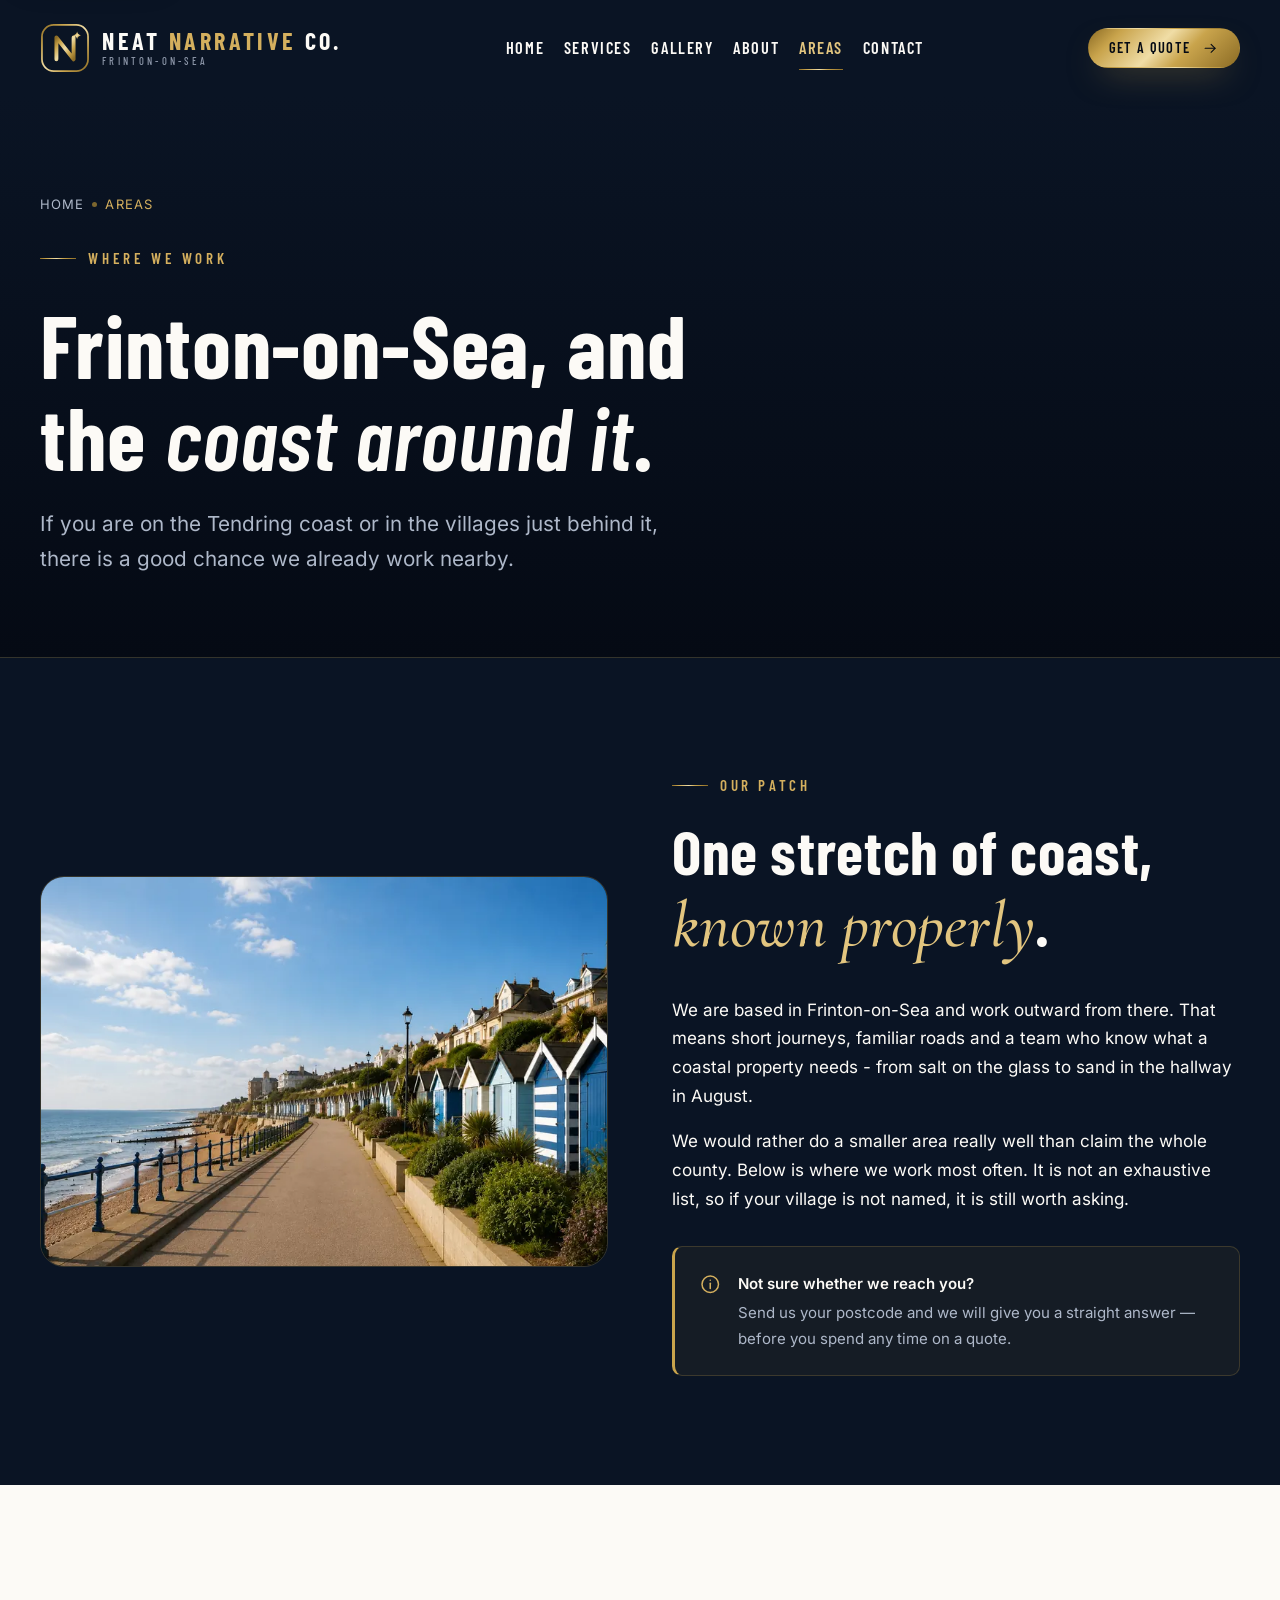
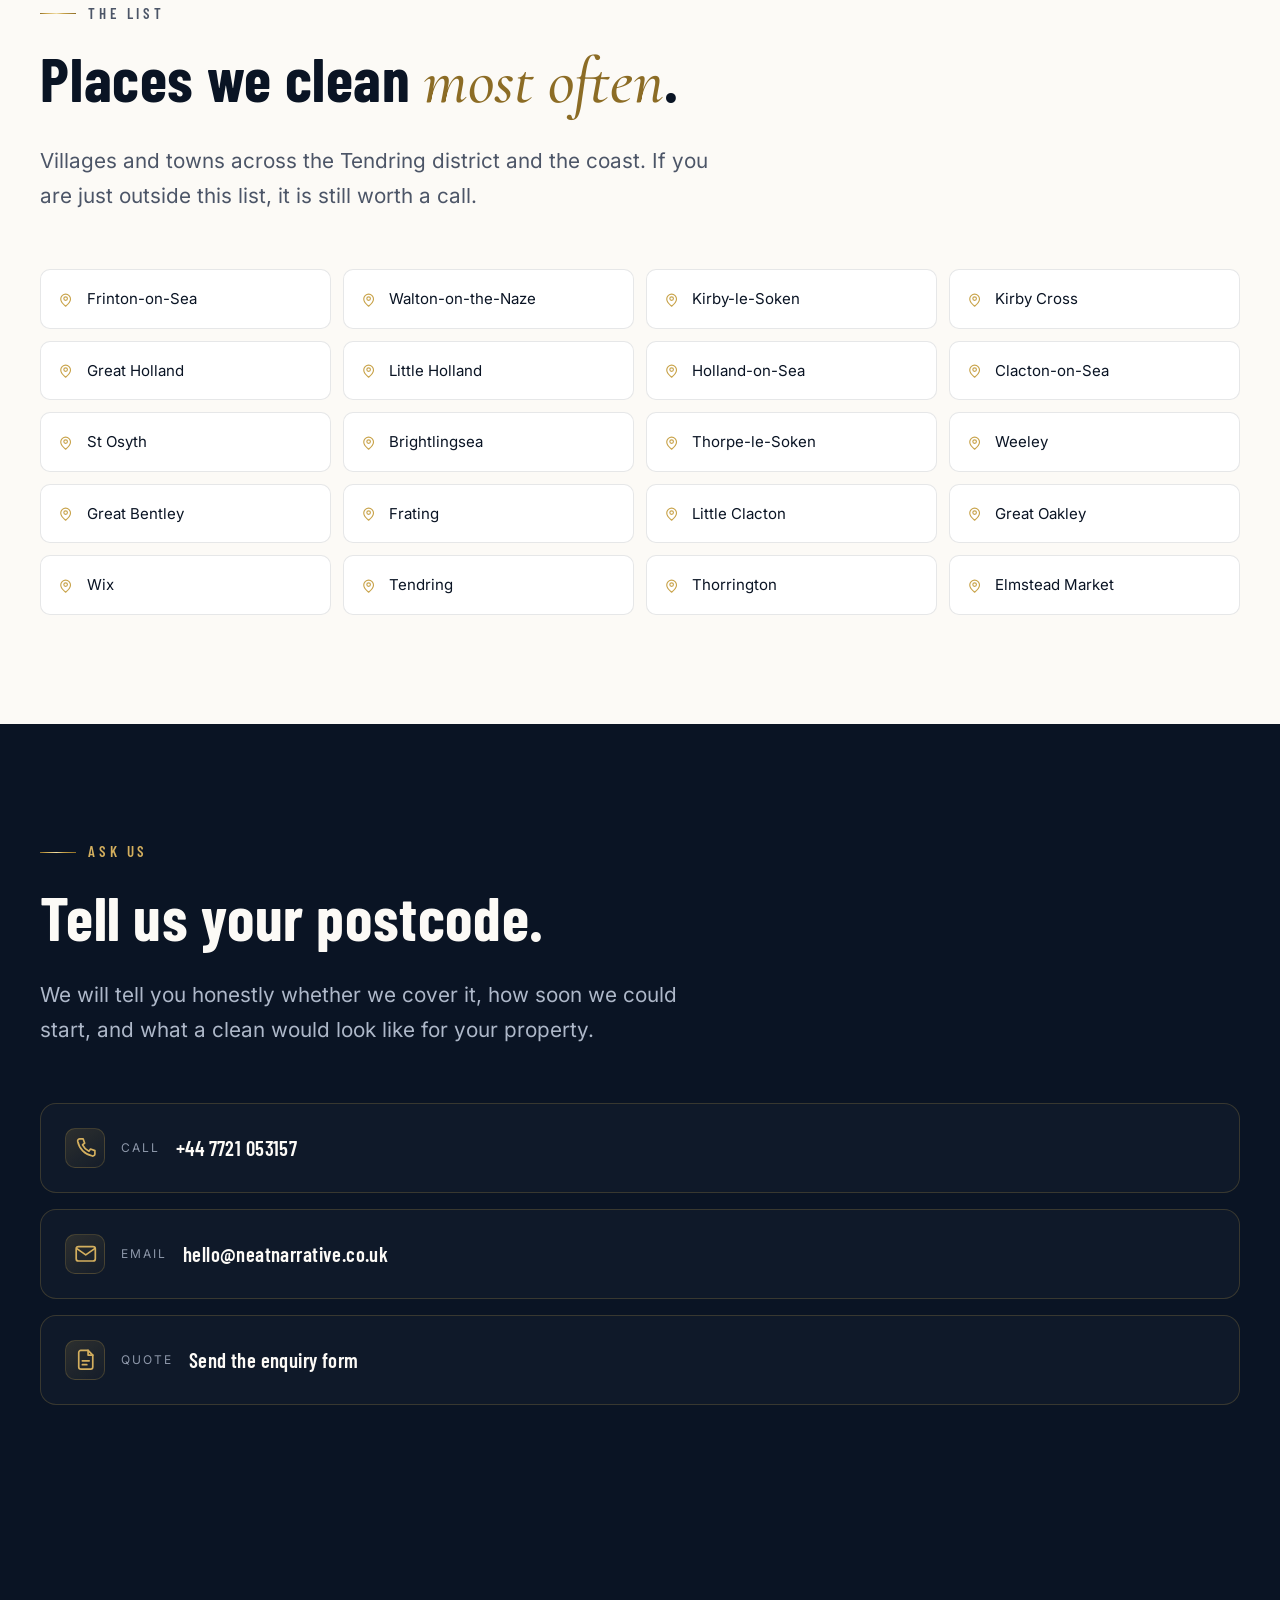
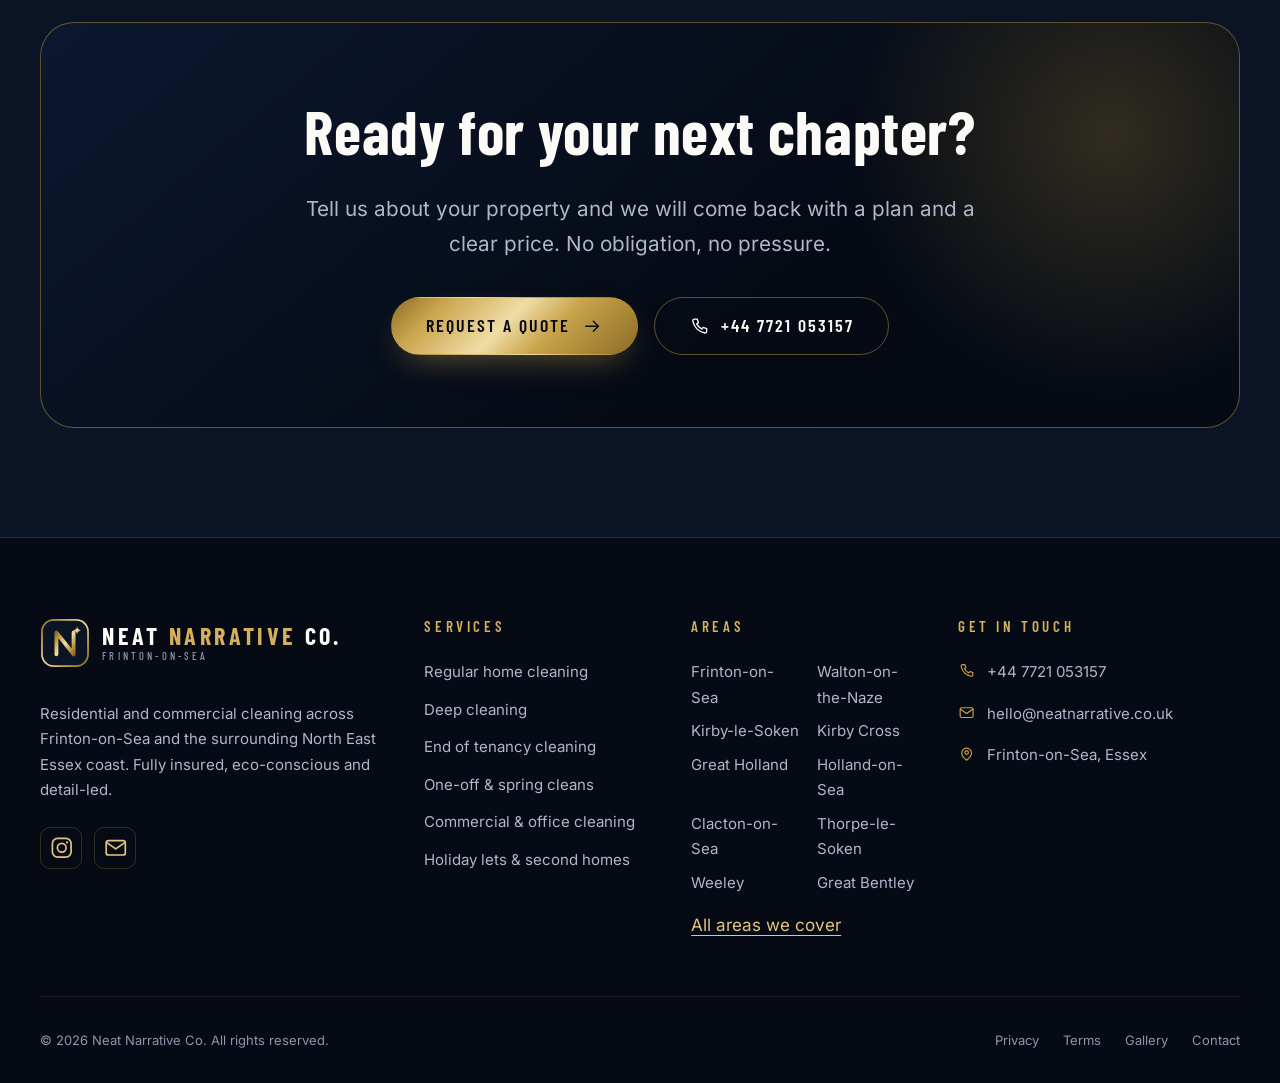
<file: areas.html>
<!DOCTYPE html>
<html lang="en-GB">
<head>
  <meta charset="utf-8">
  <meta name="viewport" content="width=device-width, initial-scale=1">
  <script>document.documentElement.classList.add("js-reveal");</script>
  <title>Areas We Cover | Neat Narrative Co., Frinton-on-Sea</title>
  <meta name="description" content="Neat Narrative Co. covers Frinton-on-Sea, Walton-on-the-Naze, Clacton-on-Sea and the villages of the Tendring coast in North East Essex. Check whether we reach you.">
  <meta name="robots" content="index,follow">
  <link rel="canonical" href="https://neatnarrative.co.uk/areas.html">
  <meta name="theme-color" content="#0a1424">

  <meta property="og:type" content="website">
  <meta property="og:site_name" content="Neat Narrative Co.">
  <meta property="og:title" content="Areas We Cover | Neat Narrative Co.">
  <meta property="og:description" content="Frinton-on-Sea and the villages around it — a single stretch of coast, known properly.">
  <meta property="og:url" content="https://neatnarrative.co.uk/areas.html">
  <meta property="og:image" content="https://neatnarrative.co.uk/assets/images/og-neat-narrative.jpg">
  <meta property="og:image:width" content="1200">
  <meta property="og:image:height" content="630">
  <meta property="og:locale" content="en_GB">
  <meta name="twitter:card" content="summary_large_image">

  <link rel="icon" href="favicon.ico" sizes="any">
  <link rel="icon" href="favicon.svg" type="image/svg+xml">
  <link rel="apple-touch-icon" href="assets/images/apple-touch-icon.png">
  <link rel="manifest" href="site.webmanifest">

  <link rel="stylesheet" href="assets/css/fonts.css">

  <link rel="stylesheet" href="assets/css/tokens.css">
  <link rel="stylesheet" href="assets/css/base.css">
  <link rel="stylesheet" href="assets/css/layout.css">
  <link rel="stylesheet" href="assets/css/components.css">
  <link rel="stylesheet" href="assets/css/pages.css">

  <script src="assets/js/site-config.js" defer></script>
  <script src="assets/js/nav.js" defer></script>
  <script src="assets/js/reveal.js" defer></script>
</head>

<body>
  <a class="skip-link" href="#main">Skip to content</a>

  <header class="site-header" data-header data-scrolled="false">
    <div class="container container--wide site-header__inner">
      <a class="brand" href="index.html" aria-label="Neat Narrative Co. — home">
        <img class="brand__mark" src="assets/icons/brand-mark.svg" alt="" width="50" height="50">
        <span class="brand__text">
          <span class="brand__name">Neat <em>Narrative</em> Co.</span>
          <span class="brand__tagline">Frinton-on-Sea</span>
        </span>
      </a>

      <nav class="site-nav" aria-label="Primary">
        <ul class="site-nav__list">
          <li><a class="site-nav__link" href="index.html">Home</a></li>
          <li><a class="site-nav__link" href="services.html">Services</a></li>
          <li><a class="site-nav__link" href="gallery.html">Gallery</a></li>
          <li><a class="site-nav__link" href="about.html">About</a></li>
          <li><a class="site-nav__link" href="areas.html" aria-current="page">Areas</a></li>
          <li><a class="site-nav__link" href="contact.html">Contact</a></li>
        </ul>
      </nav>

      <div class="site-header__actions">
        <a class="btn btn--primary btn--sm site-header__cta" href="contact.html">
          Get a quote
          <svg class="icon" aria-hidden="true" focusable="false"><use href="assets/icons/sprite.svg#icon-arrow-right"></use></svg>
        </a>
        <button class="nav-toggle" type="button" data-nav-toggle aria-expanded="false" aria-controls="mobile-nav">
          <span class="nav-toggle__bars" aria-hidden="true"></span>
          <span class="visually-hidden">Open menu</span>
        </button>
      </div>
    </div>
  </header>

  <div class="mobile-drawer" id="mobile-nav" data-nav-drawer data-open="false" aria-hidden="true" role="dialog" aria-modal="true" aria-label="Site menu">
    <div class="mobile-drawer__top">
      <span class="brand">
        <img class="brand__mark" src="assets/icons/brand-mark.svg" alt="" width="50" height="50">
        <span class="brand__text">
          <span class="brand__name">Neat <em>Narrative</em> Co.</span>
          <span class="brand__tagline">Frinton-on-Sea</span>
        </span>
      </span>
      <button class="mobile-drawer__close" type="button" data-nav-close>
        <svg class="icon" aria-hidden="true" focusable="false"><use href="assets/icons/sprite.svg#icon-x"></use></svg>
        <span class="visually-hidden">Close menu</span>
      </button>
    </div>

    <div class="mobile-drawer__body">
      <ul class="mobile-drawer__list">
        <li><a class="mobile-drawer__link" href="index.html">Home <svg class="icon" aria-hidden="true" focusable="false"><use href="assets/icons/sprite.svg#icon-arrow-right"></use></svg></a></li>
        <li><a class="mobile-drawer__link" href="services.html">Services <svg class="icon" aria-hidden="true" focusable="false"><use href="assets/icons/sprite.svg#icon-arrow-right"></use></svg></a></li>
        <li><a class="mobile-drawer__link" href="gallery.html">Gallery <svg class="icon" aria-hidden="true" focusable="false"><use href="assets/icons/sprite.svg#icon-arrow-right"></use></svg></a></li>
        <li><a class="mobile-drawer__link" href="about.html">About <svg class="icon" aria-hidden="true" focusable="false"><use href="assets/icons/sprite.svg#icon-arrow-right"></use></svg></a></li>
        <li><a class="mobile-drawer__link" href="areas.html" aria-current="page">Areas <svg class="icon" aria-hidden="true" focusable="false"><use href="assets/icons/sprite.svg#icon-arrow-right"></use></svg></a></li>
        <li><a class="mobile-drawer__link" href="contact.html">Contact <svg class="icon" aria-hidden="true" focusable="false"><use href="assets/icons/sprite.svg#icon-arrow-right"></use></svg></a></li>
      </ul>

      <div class="mobile-drawer__contact">
        <a class="btn btn--primary btn--block" href="contact.html">Request a quote</a>
        <a class="btn btn--ghost btn--block" href="tel:+441255724005">
          <svg class="icon" aria-hidden="true" focusable="false"><use href="assets/icons/sprite.svg#icon-phone"></use></svg>
          +44 7721 053157
        </a>
        <p class="mobile-drawer__meta">
          <span>hello@neatnarrative.co.uk</span>
          <span>Frinton-on-Sea & surrounding areas</span>
        </p>
      </div>
    </div>
  </div>

  <main id="main">
    <section class="page-hero" aria-labelledby="areas-title">
      <div class="container container--wide">
        <div class="page-hero__inner">
          <nav aria-label="Breadcrumb">
            <ol class="breadcrumbs">
              <li><a href="index.html">Home</a></li>
              <li aria-current="page">Areas</li>
            </ol>
          </nav>

          <p class="section-heading__eyebrow">Where we work</p>
          <h1 class="page-hero__title" id="areas-title">
            Frinton-on-Sea, and the <em>coast around it</em>.
          </h1>
          <p class="page-hero__lede">
            If you are on the Tendring coast or in the villages just behind it, there is a
            good chance we already work nearby.
          </p>
        </div>
      </div>
    </section>

    <section class="section" aria-labelledby="patch-title">
      <div class="container container--wide">
        <div class="split">
          <div data-reveal>
            <div class="area-map">
              <img src="assets/images/brand/areas-covered.webp"
                   srcset="assets/images/brand/areas-covered@800.webp 800w, assets/images/brand/areas-covered.webp 1600w"
                   sizes="(min-width: 900px) 50vw, 100vw"
                   alt="The Frinton-on-Sea coastline, with beach huts along the promenade and the sea beyond."
                   loading="lazy" decoding="async">
            </div>
          </div>

          <div class="stack stack--lg" data-reveal>
            <div class="section-heading">
              <p class="section-heading__eyebrow">Our patch</p>
              <h2 class="section-heading__title" id="patch-title">
                One stretch of coast, <em>known properly</em>.
              </h2>
            </div>

            <div>
              <p>
                We are based in Frinton-on-Sea and work outward from there. That means short
                journeys, familiar roads and a team who know what a coastal property needs -
                from salt on the glass to sand in the hallway in August.
              </p>
              <p>
                We would rather do a smaller area really well than claim the whole county.
                Below is where we work most often. It is not an exhaustive list, so if your
                village is not named, it is still worth asking.
              </p>
            </div>

            <div class="notice">
              <svg class="icon icon--lg" aria-hidden="true" focusable="false"><use href="assets/icons/sprite.svg#icon-info"></use></svg>
              <div>
                <strong>Not sure whether we reach you?</strong>
                Send us your postcode and we will give you a straight answer — before you
                spend any time on a quote.
              </div>
            </div>
          </div>
        </div>
      </div>
    </section>
<section class="section section--ivory" aria-labelledby="coverage-title">
      <div class="container container--wide">
        <div class="section-heading" data-reveal>
          <p class="section-heading__eyebrow">The list</p>
          <h2 class="section-heading__title" id="coverage-title">
            Places we clean <em>most often</em>.
          </h2>
          <p class="section-heading__lede">
            Villages and towns across the Tendring district and the coast. If you are just
            outside this list, it is still worth a call.
          </p>
        </div>

        <ul class="area-list" style="margin-top: var(--space-8);" data-reveal>
          <li><span class="area-chip"><svg class="icon" aria-hidden="true" focusable="false"><use href="assets/icons/sprite.svg#icon-map-pin"></use></svg>Frinton-on-Sea</span></li>
          <li><span class="area-chip"><svg class="icon" aria-hidden="true" focusable="false"><use href="assets/icons/sprite.svg#icon-map-pin"></use></svg>Walton-on-the-Naze</span></li>
          <li><span class="area-chip"><svg class="icon" aria-hidden="true" focusable="false"><use href="assets/icons/sprite.svg#icon-map-pin"></use></svg>Kirby-le-Soken</span></li>
          <li><span class="area-chip"><svg class="icon" aria-hidden="true" focusable="false"><use href="assets/icons/sprite.svg#icon-map-pin"></use></svg>Kirby Cross</span></li>
          <li><span class="area-chip"><svg class="icon" aria-hidden="true" focusable="false"><use href="assets/icons/sprite.svg#icon-map-pin"></use></svg>Great Holland</span></li>
          <li><span class="area-chip"><svg class="icon" aria-hidden="true" focusable="false"><use href="assets/icons/sprite.svg#icon-map-pin"></use></svg>Little Holland</span></li>
          <li><span class="area-chip"><svg class="icon" aria-hidden="true" focusable="false"><use href="assets/icons/sprite.svg#icon-map-pin"></use></svg>Holland-on-Sea</span></li>
          <li><span class="area-chip"><svg class="icon" aria-hidden="true" focusable="false"><use href="assets/icons/sprite.svg#icon-map-pin"></use></svg>Clacton-on-Sea</span></li>
          <li><span class="area-chip"><svg class="icon" aria-hidden="true" focusable="false"><use href="assets/icons/sprite.svg#icon-map-pin"></use></svg>St Osyth</span></li>
          <li><span class="area-chip"><svg class="icon" aria-hidden="true" focusable="false"><use href="assets/icons/sprite.svg#icon-map-pin"></use></svg>Brightlingsea</span></li>
          <li><span class="area-chip"><svg class="icon" aria-hidden="true" focusable="false"><use href="assets/icons/sprite.svg#icon-map-pin"></use></svg>Thorpe-le-Soken</span></li>
          <li><span class="area-chip"><svg class="icon" aria-hidden="true" focusable="false"><use href="assets/icons/sprite.svg#icon-map-pin"></use></svg>Weeley</span></li>
          <li><span class="area-chip"><svg class="icon" aria-hidden="true" focusable="false"><use href="assets/icons/sprite.svg#icon-map-pin"></use></svg>Great Bentley</span></li>
          <li><span class="area-chip"><svg class="icon" aria-hidden="true" focusable="false"><use href="assets/icons/sprite.svg#icon-map-pin"></use></svg>Frating</span></li>
          <li><span class="area-chip"><svg class="icon" aria-hidden="true" focusable="false"><use href="assets/icons/sprite.svg#icon-map-pin"></use></svg>Little Clacton</span></li>
          <li><span class="area-chip"><svg class="icon" aria-hidden="true" focusable="false"><use href="assets/icons/sprite.svg#icon-map-pin"></use></svg>Great Oakley</span></li>
          <li><span class="area-chip"><svg class="icon" aria-hidden="true" focusable="false"><use href="assets/icons/sprite.svg#icon-map-pin"></use></svg>Wix</span></li>
          <li><span class="area-chip"><svg class="icon" aria-hidden="true" focusable="false"><use href="assets/icons/sprite.svg#icon-map-pin"></use></svg>Tendring</span></li>
          <li><span class="area-chip"><svg class="icon" aria-hidden="true" focusable="false"><use href="assets/icons/sprite.svg#icon-map-pin"></use></svg>Thorrington</span></li>
          <li><span class="area-chip"><svg class="icon" aria-hidden="true" focusable="false"><use href="assets/icons/sprite.svg#icon-map-pin"></use></svg>Elmstead Market</span></li>
        </ul>
      </div>
    </section>

    <section class="section" aria-labelledby="ask-title">
      <div class="container">
        <div class="section-heading" data-reveal>
          <p class="section-heading__eyebrow">Ask us</p>
          <h2 class="section-heading__title" id="ask-title">
            Tell us your postcode.
          </h2>
          <p class="section-heading__lede">
            We will tell you honestly whether we cover it, how soon we could start, and what
            a clean would look like for your property.
          </p>
        </div>

        <div class="contact-rows" style="margin-top: var(--space-8);" data-reveal>
          <a class="contact-row" href="tel:+441255724005">
            <span class="icon-wrap icon-wrap--sm" aria-hidden="true">
              <svg class="icon icon--lg" aria-hidden="true" focusable="false"><use href="assets/icons/sprite.svg#icon-phone"></use></svg>
            </span>
            <span class="contact-row__label">Call</span>
            <span class="contact-row__value">+44 7721 053157</span>
          </a>

          <a class="contact-row" href="mailto:pattymcharis15@gmail.com">
            <span class="icon-wrap icon-wrap--sm" aria-hidden="true">
              <svg class="icon icon--lg" aria-hidden="true" focusable="false"><use href="assets/icons/sprite.svg#icon-mail"></use></svg>
            </span>
            <span class="contact-row__label">Email</span>
            <span class="contact-row__value">hello@neatnarrative.co.uk</span>
          </a>

          <a class="contact-row" href="contact.html">
            <span class="icon-wrap icon-wrap--sm" aria-hidden="true">
              <svg class="icon icon--lg" aria-hidden="true" focusable="false"><use href="assets/icons/sprite.svg#icon-file-text"></use></svg>
            </span>
            <span class="contact-row__label">Quote</span>
            <span class="contact-row__value">Send the enquiry form</span>
          </a>
        </div>
      </div>
    </section>

    <!-- ============================= CTA ============================ -->
    <section class="section" aria-labelledby="cta-title">
      <div class="container container--wide">
        <div class="cta-band" data-reveal>
          <div class="cta-band__inner">
            <h2 class="cta-band__title" id="cta-title">Ready for your next chapter?</h2>
            <p class="cta-band__text">
              Tell us about your property and we will come back with a plan and a clear price.
              No obligation, no pressure.
            </p>
            <div class="cta-band__actions">
              <a class="btn btn--primary btn--lg" href="contact.html">
                Request a quote
                <svg class="icon" aria-hidden="true" focusable="false"><use href="assets/icons/sprite.svg#icon-arrow-right"></use></svg>
              </a>
              <a class="btn btn--ghost btn--lg" href="tel:+441255724005">
                <svg class="icon" aria-hidden="true" focusable="false"><use href="assets/icons/sprite.svg#icon-phone"></use></svg>
                +44 7721 053157
              </a>
            </div>
          </div>
        </div>
      </div>
    </section>
  </main>

  <footer class="site-footer">
    <div class="container container--wide">
      <div class="site-footer__grid">
        <div class="site-footer__about">
          <a class="brand" href="index.html" aria-label="Neat Narrative Co. — home">
            <img class="brand__mark" src="assets/icons/brand-mark.svg" alt="" width="50" height="50">
            <span class="brand__text">
              <span class="brand__name">Neat <em>Narrative</em> Co.</span>
              <span class="brand__tagline">Frinton-on-Sea</span>
            </span>
          </a>
          <p class="site-footer__blurb">
            Residential and commercial cleaning across Frinton-on-Sea and the surrounding
            North East Essex coast. Fully insured, eco-conscious and detail-led.
          </p>
          <div class="site-footer__social">
            <a class="social-link" href="https://www.instagram.com/neatnarrativeco/" target="_blank" rel="noopener noreferrer" aria-label="Neat Narrative Co. on Instagram">
              <svg class="icon icon--lg" aria-hidden="true" focusable="false"><use href="assets/icons/sprite.svg#icon-instagram"></use></svg>
            </a>
            <a class="social-link" href="mailto:pattymcharis15@gmail.com" aria-label="Email Neat Narrative Co.">
              <svg class="icon icon--lg" aria-hidden="true" focusable="false"><use href="assets/icons/sprite.svg#icon-mail"></use></svg>
            </a>
          </div>
        </div>

        <nav aria-label="Services">
          <h2 class="footer-heading">Services</h2>
          <ul class="footer-list">
            <li><a href="services.html#regular-cleaning">Regular home cleaning</a></li>
            <li><a href="services.html#deep-cleaning">Deep cleaning</a></li>
            <li><a href="services.html#end-of-tenancy">End of tenancy cleaning</a></li>
            <li><a href="services.html#one-off">One-off & spring cleans</a></li>
            <li><a href="services.html#commercial">Commercial & office cleaning</a></li>
            <li><a href="services.html#holiday-lets">Holiday lets & second homes</a></li>
          </ul>
        </nav>

        <nav aria-label="Areas covered">
          <h2 class="footer-heading">Areas</h2>
          <ul class="footer-list footer-list--areas">
            <li>Frinton-on-Sea</li>
            <li>Walton-on-the-Naze</li>
            <li>Kirby-le-Soken</li>
            <li>Kirby Cross</li>
            <li>Great Holland</li>
            <li>Holland-on-Sea</li>
            <li>Clacton-on-Sea</li>
            <li>Thorpe-le-Soken</li>
            <li>Weeley</li>
            <li>Great Bentley</li>
          </ul>
          <p style="margin-top: var(--space-4);">
            <a href="areas.html">All areas we cover</a>
          </p>
        </nav>

        <div>
          <h2 class="footer-heading">Get in touch</h2>
          <div class="footer-contact">
            <a class="footer-contact__item" href="tel:+441255724005">
              <svg class="icon" aria-hidden="true" focusable="false"><use href="assets/icons/sprite.svg#icon-phone"></use></svg>
              <span>+44 7721 053157</span>
            </a>
            <a class="footer-contact__item" href="mailto:pattymcharis15@gmail.com">
              <svg class="icon" aria-hidden="true" focusable="false"><use href="assets/icons/sprite.svg#icon-mail"></use></svg>
              <span>hello@neatnarrative.co.uk</span>
            </a>
            <span class="footer-contact__item">
              <svg class="icon" aria-hidden="true" focusable="false"><use href="assets/icons/sprite.svg#icon-map-pin"></use></svg>
              <span>Frinton-on-Sea, Essex</span>
            </span>
          </div>
        </div>
      </div>

      <div class="site-footer__bottom">
        <p>&copy; <span data-year>2026</span> Neat Narrative Co. All rights reserved.</p>
        <ul class="site-footer__legal">
          <li><a href="privacy.html">Privacy</a></li>
          <li><a href="terms.html">Terms</a></li>
          <li><a href="gallery.html">Gallery</a></li>
          <li><a href="contact.html">Contact</a></li>
        </ul>
      </div>
    </div>
  </footer>

  <div class="mobile-contact-bar" data-mobile-bar data-visible="false">
    <a class="mobile-contact-bar__item" href="tel:+441255724005">
      <svg class="icon" aria-hidden="true" focusable="false"><use href="assets/icons/sprite.svg#icon-phone"></use></svg>
      Call
    </a>
    <a class="mobile-contact-bar__item mobile-contact-bar__item--primary" href="contact.html">
      Get a quote
      <svg class="icon" aria-hidden="true" focusable="false"><use href="assets/icons/sprite.svg#icon-arrow-right"></use></svg>
    </a>
  </div>
</body>
</html>
</file>
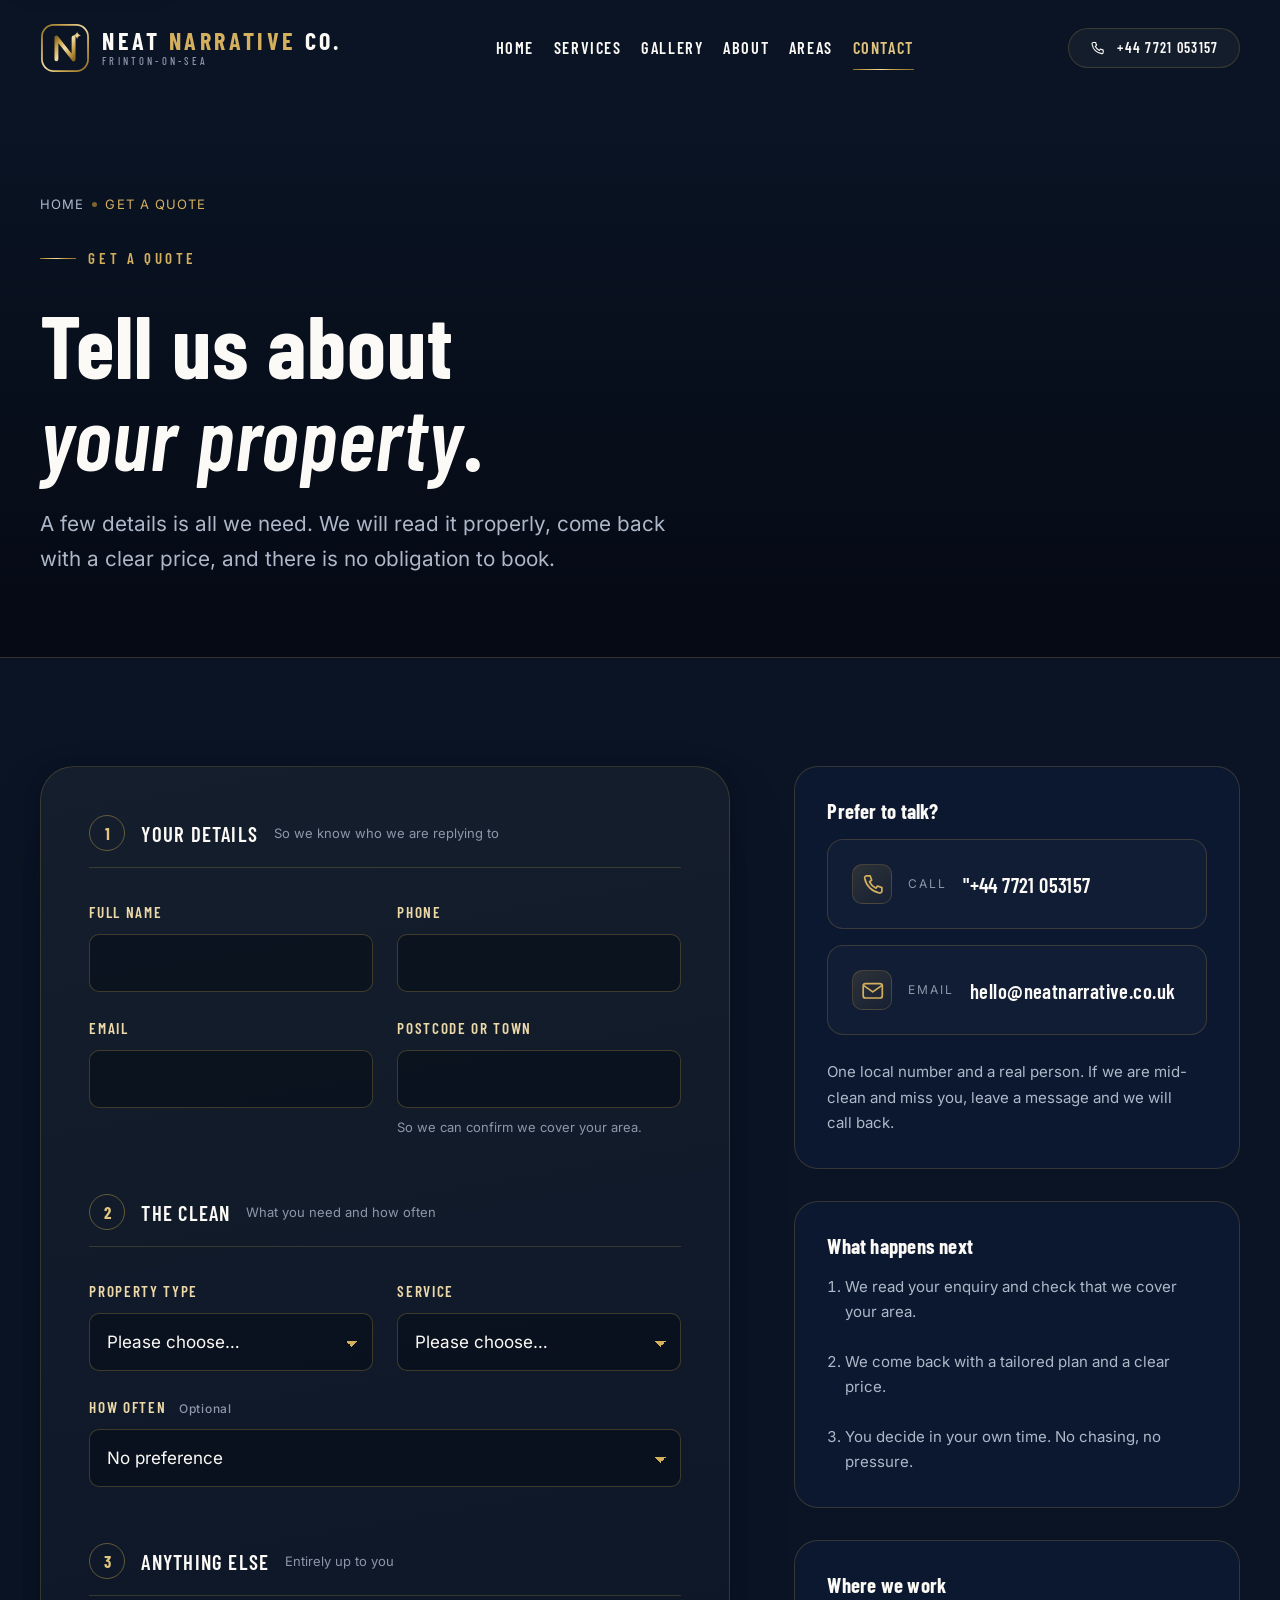
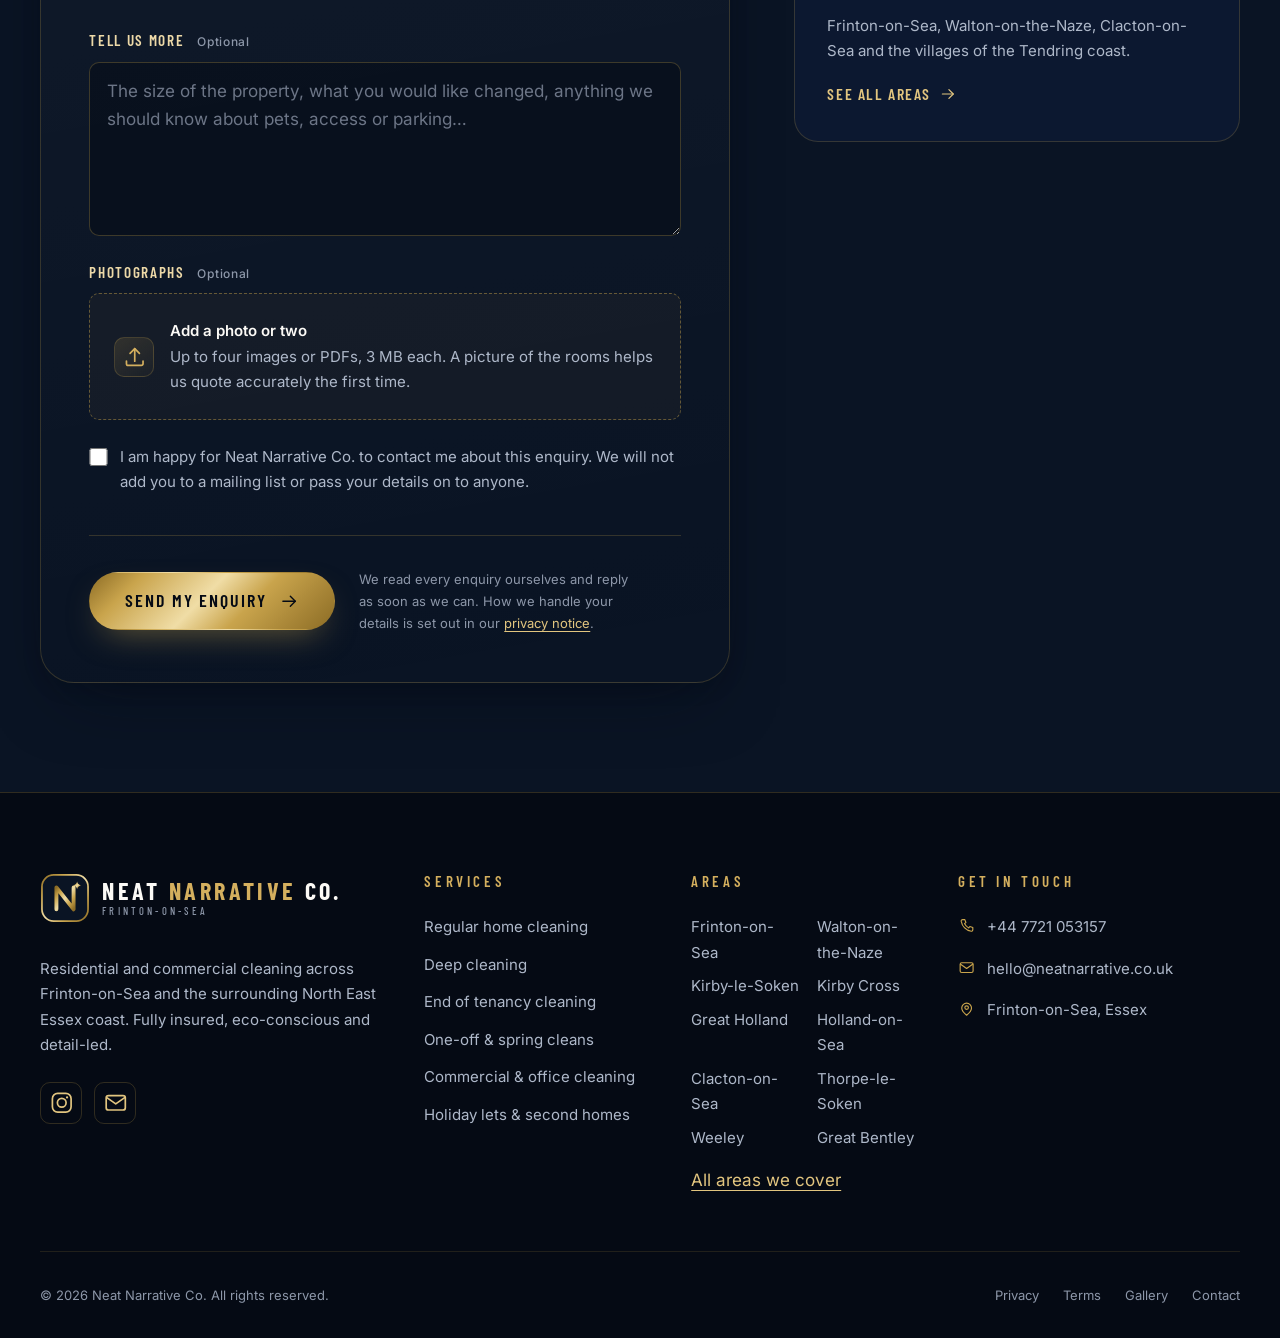
<file: contact.html>
<!DOCTYPE html>
<html lang="en-GB">
<head>
  <meta charset="utf-8">
  <meta name="viewport" content="width=device-width, initial-scale=1">
  <script>document.documentElement.classList.add("js-reveal");</script>
  <title>Get a Quote | Neat Narrative Co., Frinton-on-Sea</title>
  <meta name="description" content="Request a cleaning quote from Neat Narrative Co. Tell us about your property in Frinton-on-Sea or the surrounding North East Essex coast and we will come back with a clear price.">
  <meta name="robots" content="index,follow">
  <link rel="canonical" href="https://neatnarrative.co.uk/contact.html">
  <meta name="theme-color" content="#0a1424">

  <meta property="og:type" content="website">
  <meta property="og:site_name" content="Neat Narrative Co.">
  <meta property="og:title" content="Get a Quote | Neat Narrative Co.">
  <meta property="og:description" content="Tell us about your property and we will come back with a plan and a clear price. No obligation, no pressure.">
  <meta property="og:url" content="https://neatnarrative.co.uk/contact.html">
  <meta property="og:image" content="https://neatnarrative.co.uk/assets/images/og-neat-narrative.jpg">
  <meta property="og:image:width" content="1200">
  <meta property="og:image:height" content="630">
  <meta property="og:locale" content="en_GB">
  <meta name="twitter:card" content="summary_large_image">

  <link rel="icon" href="favicon.ico" sizes="any">
  <link rel="icon" href="favicon.svg" type="image/svg+xml">
  <link rel="apple-touch-icon" href="assets/images/apple-touch-icon.png">
  <link rel="manifest" href="site.webmanifest">

  <link rel="stylesheet" href="assets/css/fonts.css">

  <link rel="stylesheet" href="assets/css/tokens.css">
  <link rel="stylesheet" href="assets/css/base.css">
  <link rel="stylesheet" href="assets/css/layout.css">
  <link rel="stylesheet" href="assets/css/components.css">
  <link rel="stylesheet" href="assets/css/pages.css">

  <script src="assets/js/site-config.js" defer></script>
  <script src="assets/js/nav.js" defer></script>
  <script src="assets/js/reveal.js" defer></script>
  <script src="assets/js/enquiry-form.js" defer></script>
</head>

<body>
  <a class="skip-link" href="#main">Skip to content</a>

  <header class="site-header" data-header data-scrolled="false">
    <div class="container container--wide site-header__inner">
      <a class="brand" href="index.html" aria-label="Neat Narrative Co. — home">
        <img class="brand__mark" src="assets/icons/brand-mark.svg" alt="" width="50" height="50">
        <span class="brand__text">
          <span class="brand__name">Neat <em>Narrative</em> Co.</span>
          <span class="brand__tagline">Frinton-on-Sea</span>
        </span>
      </a>

      <nav class="site-nav" aria-label="Primary">
        <ul class="site-nav__list">
          <li><a class="site-nav__link" href="index.html">Home</a></li>
          <li><a class="site-nav__link" href="services.html">Services</a></li>
          <li><a class="site-nav__link" href="gallery.html">Gallery</a></li>
          <li><a class="site-nav__link" href="about.html">About</a></li>
          <li><a class="site-nav__link" href="areas.html">Areas</a></li>
          <li><a class="site-nav__link" href="contact.html" aria-current="page">Contact</a></li>
        </ul>
      </nav>

      <div class="site-header__actions">
        <a class="btn btn--quiet btn--sm site-header__cta" href="tel:+441255724005">
          <svg class="icon" aria-hidden="true" focusable="false"><use href="assets/icons/sprite.svg#icon-phone"></use></svg>
          +44 7721 053157
        </a>
        <button class="nav-toggle" type="button" data-nav-toggle aria-expanded="false" aria-controls="mobile-nav">
          <span class="nav-toggle__bars" aria-hidden="true"></span>
          <span class="visually-hidden">Open menu</span>
        </button>
      </div>
    </div>
  </header>

  <div class="mobile-drawer" id="mobile-nav" data-nav-drawer data-open="false" aria-hidden="true" role="dialog" aria-modal="true" aria-label="Site menu">
    <div class="mobile-drawer__top">
      <span class="brand">
        <img class="brand__mark" src="assets/icons/brand-mark.svg" alt="" width="50" height="50">
        <span class="brand__text">
          <span class="brand__name">Neat <em>Narrative</em> Co.</span>
          <span class="brand__tagline">Frinton-on-Sea</span>
        </span>
      </span>
      <button class="mobile-drawer__close" type="button" data-nav-close>
        <svg class="icon" aria-hidden="true" focusable="false"><use href="assets/icons/sprite.svg#icon-x"></use></svg>
        <span class="visually-hidden">Close menu</span>
      </button>
    </div>

    <div class="mobile-drawer__body">
      <ul class="mobile-drawer__list">
        <li><a class="mobile-drawer__link" href="index.html">Home <svg class="icon" aria-hidden="true" focusable="false"><use href="assets/icons/sprite.svg#icon-arrow-right"></use></svg></a></li>
        <li><a class="mobile-drawer__link" href="services.html">Services <svg class="icon" aria-hidden="true" focusable="false"><use href="assets/icons/sprite.svg#icon-arrow-right"></use></svg></a></li>
        <li><a class="mobile-drawer__link" href="gallery.html">Gallery <svg class="icon" aria-hidden="true" focusable="false"><use href="assets/icons/sprite.svg#icon-arrow-right"></use></svg></a></li>
        <li><a class="mobile-drawer__link" href="about.html">About <svg class="icon" aria-hidden="true" focusable="false"><use href="assets/icons/sprite.svg#icon-arrow-right"></use></svg></a></li>
        <li><a class="mobile-drawer__link" href="areas.html">Areas <svg class="icon" aria-hidden="true" focusable="false"><use href="assets/icons/sprite.svg#icon-arrow-right"></use></svg></a></li>
        <li><a class="mobile-drawer__link" href="contact.html" aria-current="page">Contact <svg class="icon" aria-hidden="true" focusable="false"><use href="assets/icons/sprite.svg#icon-arrow-right"></use></svg></a></li>
      </ul>

      <div class="mobile-drawer__contact">
        <a class="btn btn--primary btn--block" href="tel:+441255724005">
          <svg class="icon" aria-hidden="true" focusable="false"><use href="assets/icons/sprite.svg#icon-phone"></use></svg>
          +44 7721 053157
        </a>
        <a class="btn btn--ghost btn--block" href="mailto:pattymcharis15@gmail.com">
          <svg class="icon" aria-hidden="true" focusable="false"><use href="assets/icons/sprite.svg#icon-mail"></use></svg>
          hello@neatnarrative.co.uk
        </a>
        <p class="mobile-drawer__meta">
          <span>Frinton-on-Sea & surrounding areas</span>
        </p>
      </div>
    </div>
  </div>

  <main id="main">
    <section class="page-hero" aria-labelledby="quote-title">
      <div class="container container--wide">
        <div class="page-hero__inner">
          <nav aria-label="Breadcrumb">
            <ol class="breadcrumbs">
              <li><a href="index.html">Home</a></li>
              <li aria-current="page">Get a quote</li>
            </ol>
          </nav>

          <p class="section-heading__eyebrow">Get a quote</p>
          <h1 class="page-hero__title" id="quote-title">
            Tell us about <em>your property</em>.
          </h1>
          <p class="page-hero__lede">
            A few details is all we need. We will read it properly, come back with a clear
            price, and there is no obligation to book.
          </p>
        </div>
      </div>
    </section>

    <section class="section" aria-labelledby="form-title">
      <div class="container container--wide">
        <div class="quote-layout">

          <div class="quote-panel">
            <h2 class="visually-hidden" id="form-title">Request a cleaning quote</h2>

            <div class="success-panel" data-form-success hidden tabindex="-1">
              <span class="success-panel__icon" aria-hidden="true">
                <svg class="icon icon--xl" aria-hidden="true" focusable="false"><use href="assets/icons/sprite.svg#icon-check-circle"></use></svg>
              </span>
              <h3 class="success-panel__title">Thank you — that is with us.</h3>
              <p class="success-panel__text">
                We will read through your enquiry and come back to you with a plan and a
                price. If it is urgent, call +44 7721 053157 and we will pick up.
              </p>
              <p class="prose__meta" data-form-reference hidden></p>
              <a class="btn btn--primary" href="index.html">
                Back to the homepage
                <svg class="icon" aria-hidden="true" focusable="false"><use href="assets/icons/sprite.svg#icon-arrow-right"></use></svg>
              </a>
            </div>

            <form data-enquiry-form action="/api/enquiries" method="post" novalidate>
              <div class="form-status" data-form-status role="status" aria-live="polite" tabindex="-1"></div>

              <div class="form-legend">
                <span class="form-legend__step" aria-hidden="true">1</span>
                <span class="form-legend__text">Your details</span>
                <span class="form-legend__hint">So we know who we are replying to</span>
              </div>

              <div class="form-grid form-grid--two">
                <div class="field">
                  <label class="field__label" for="fullName">Full name</label>
                  <input class="field__control" type="text" id="fullName" name="fullName"
                         autocomplete="name" required aria-describedby="fullName-error">
                  <p class="field__error" id="fullName-error" role="alert"></p>
                </div>

                <div class="field">
                  <label class="field__label" for="phone">Phone</label>
                  <input class="field__control" type="tel" id="phone" name="phone"
                         autocomplete="tel" inputmode="tel" required aria-describedby="phone-error">
                  <p class="field__error" id="phone-error" role="alert"></p>
                </div>

                <div class="field">
                  <label class="field__label" for="email">Email</label>
                  <input class="field__control" type="email" id="email" name="email"
                         autocomplete="email" required aria-describedby="email-error">
                  <p class="field__error" id="email-error" role="alert"></p>
                </div>

                <div class="field">
                  <label class="field__label" for="postcode">Postcode or town</label>
                  <input class="field__control" type="text" id="postcode" name="postcode"
                         autocomplete="postal-code" required aria-describedby="postcode-error">
                  <p class="field__hint">So we can confirm we cover your area.</p>
                  <p class="field__error" id="postcode-error" role="alert"></p>
                </div>
              </div>

              <div class="form-legend" style="margin-top: var(--space-8);">
                <span class="form-legend__step" aria-hidden="true">2</span>
                <span class="form-legend__text">The clean</span>
                <span class="form-legend__hint">What you need and how often</span>
              </div>

              <div class="form-grid form-grid--two">
                <div class="field">
                  <label class="field__label" for="propertyType">Property type</label>
                  <select class="field__control" id="propertyType" name="propertyType" required aria-describedby="propertyType-error">
                    <option value="">Please choose…</option>
                    <option value="house">House</option>
                    <option value="flat">Flat or apartment</option>
                    <option value="office">Office or workplace</option>
                    <option value="holiday-let">Holiday let or second home</option>
                    <option value="other">Something else</option>
                  </select>
                  <p class="field__error" id="propertyType-error" role="alert"></p>
                </div>

                <div class="field">
                  <label class="field__label" for="service">Service</label>
                  <select class="field__control" id="service" name="service" required aria-describedby="service-error">
                    <option value="">Please choose…</option>
                    <option value="regular-cleaning">Regular home cleaning</option>
                    <option value="deep-cleaning">Deep cleaning</option>
                    <option value="end-of-tenancy">End of tenancy cleaning</option>
                    <option value="one-off">One-off or spring clean</option>
                    <option value="commercial">Commercial or office cleaning</option>
                    <option value="holiday-lets">Holiday let or second home</option>
                    <option value="not-sure">Not sure yet — please advise</option>
                  </select>
                  <p class="field__error" id="service-error" role="alert"></p>
                </div>

                <div class="field form-grid__span-2">
                  <label class="field__label" for="frequency">
                    How often
                    <span class="field__optional">Optional</span>
                  </label>
                  <select class="field__control" id="frequency" name="frequency">
                    <option value="">No preference</option>
                    <option value="weekly">Weekly</option>
                    <option value="fortnightly">Fortnightly</option>
                    <option value="monthly">Monthly</option>
                    <option value="one-off">A one-off visit</option>
                    <option value="seasonal">Seasonal or as needed</option>
                  </select>
                </div>
              </div>
<div class="form-legend" style="margin-top: var(--space-8);">
                <span class="form-legend__step" aria-hidden="true">3</span>
                <span class="form-legend__text">Anything else</span>
                <span class="form-legend__hint">Entirely up to you</span>
              </div>

              <div class="form-grid form-grid--two">
                <div class="field form-grid__span-2">
                  <label class="field__label" for="message">
                    Tell us more
                    <span class="field__optional">Optional</span>
                  </label>
                  <textarea class="field__control" id="message" name="message" rows="5"
                            placeholder="The size of the property, what you would like changed, anything we should know about pets, access or parking…"></textarea>
                </div>

                <div class="field form-grid__span-2">
                  <span class="field__label" id="attachments-label">
                    Photographs
                    <span class="field__optional">Optional</span>
                  </span>
                  <label class="file-drop" for="attachments">
                    <span class="icon-wrap icon-wrap--sm" aria-hidden="true">
                      <svg class="icon icon--lg" aria-hidden="true" focusable="false"><use href="assets/icons/sprite.svg#icon-upload"></use></svg>
                    </span>
                    <span class="file-drop__text">
                      <strong>Add a photo or two</strong>
                      Up to four images or PDFs, 3 MB each. A picture of the rooms helps us
                      quote accurately the first time.
                    </span>
                    <input id="attachments" name="attachments" type="file" multiple
                           accept="image/jpeg,image/png,image/webp,image/heic,application/pdf"
                           aria-labelledby="attachments-label">
                  </label>
                  <div class="file-preview" data-file-preview aria-live="polite"></div>
                </div>

                <div class="field form-grid__span-2">
                  <label class="checkbox" for="consent">
                    <input type="checkbox" id="consent" name="consent" value="yes"
                           aria-describedby="consent-error">
                    <span>
                      I am happy for Neat Narrative Co. to contact me about this enquiry. We
                      will not add you to a mailing list or pass your details on to anyone.
                    </span>
                  </label>
                  <p class="field__error" id="consent-error" role="alert"></p>
                </div>
              </div>

              <div class="honeypot" aria-hidden="true">
                <label for="company">Company (leave this empty)</label>
                <input type="text" id="company" name="company" tabindex="-1" autocomplete="off">
              </div>

              <div class="form-actions">
                <button class="btn btn--primary btn--lg" type="submit">
                  Send my enquiry
                  <svg class="icon" aria-hidden="true" focusable="false"><use href="assets/icons/sprite.svg#icon-arrow-right"></use></svg>
                </button>
                <p class="form-actions__note">
                  We read every enquiry ourselves and reply as soon as we can. How we handle
                  your details is set out in our <a href="privacy.html">privacy notice</a>.
                </p>
              </div>
            </form>
          </div>

          <aside class="quote-aside quote-aside--sticky" aria-label="Other ways to reach us">
            <div class="quote-aside__card">
              <h2 class="quote-aside__title">Prefer to talk?</h2>
              <div class="contact-rows">
                <a class="contact-row" href="tel:+441255724005">
                  <span class="icon-wrap icon-wrap--sm" aria-hidden="true">
                    <svg class="icon icon--lg" aria-hidden="true" focusable="false"><use href="assets/icons/sprite.svg#icon-phone"></use></svg>
                  </span>
                  <span class="contact-row__label">Call</span>
                  <span class="contact-row__value">"+44 7721 053157</span>
                </a>
                <a class="contact-row" href="mailto:pattymcharis15@gmail.com">
                  <span class="icon-wrap icon-wrap--sm" aria-hidden="true">
                    <svg class="icon icon--lg" aria-hidden="true" focusable="false"><use href="assets/icons/sprite.svg#icon-mail"></use></svg>
                  </span>
                  <span class="contact-row__label">Email</span>
                  <span class="contact-row__value">hello@neatnarrative.co.uk</span>
                </a>
              </div>
              <p style="margin-top: var(--space-5); font-size: var(--fs-sm); color: var(--text-secondary);">
                One local number and a real person. If we are mid-clean and miss you, leave a
                message and we will call back.
              </p>
            </div>

            <div class="quote-aside__card">
              <h2 class="quote-aside__title">What happens next</h2>
              <ol style="margin: 0; padding-left: 1.15em; display: grid; gap: var(--space-4); font-size: var(--fs-sm); color: var(--text-secondary);">
                <li>We read your enquiry and check that we cover your area.</li>
                <li>We come back with a tailored plan and a clear price.</li>
                <li>You decide in your own time. No chasing, no pressure.</li>
              </ol>
            </div>

            <div class="quote-aside__card">
              <h2 class="quote-aside__title">Where we work</h2>
              <p style="font-size: var(--fs-sm); color: var(--text-secondary);">
                Frinton-on-Sea, Walton-on-the-Naze, Clacton-on-Sea and the villages of the
                Tendring coast.
              </p>
              <p style="margin-top: var(--space-4);">
                <a class="link-arrow" href="areas.html">
                  See all areas
                  <svg class="icon" aria-hidden="true" focusable="false"><use href="assets/icons/sprite.svg#icon-arrow-right"></use></svg>
                </a>
              </p>
            </div>
          </aside>

        </div>
      </div>
    </section>
  </main>

  <footer class="site-footer">
    <div class="container container--wide">
      <div class="site-footer__grid">
        <div class="site-footer__about">
          <a class="brand" href="index.html" aria-label="Neat Narrative Co. — home">
            <img class="brand__mark" src="assets/icons/brand-mark.svg" alt="" width="50" height="50">
            <span class="brand__text">
              <span class="brand__name">Neat <em>Narrative</em> Co.</span>
              <span class="brand__tagline">Frinton-on-Sea</span>
            </span>
          </a>
          <p class="site-footer__blurb">
            Residential and commercial cleaning across Frinton-on-Sea and the surrounding
            North East Essex coast. Fully insured, eco-conscious and detail-led.
          </p>
          <div class="site-footer__social">
            <a class="social-link" href="https://www.instagram.com/neatnarrativeco/" target="_blank" rel="noopener noreferrer" aria-label="Neat Narrative Co. on Instagram">
              <svg class="icon icon--lg" aria-hidden="true" focusable="false"><use href="assets/icons/sprite.svg#icon-instagram"></use></svg>
            </a>
            <a class="social-link" href="mailto:pattymcharis15@gmail.com" aria-label="Email Neat Narrative Co.">
              <svg class="icon icon--lg" aria-hidden="true" focusable="false"><use href="assets/icons/sprite.svg#icon-mail"></use></svg>
            </a>
          </div>
        </div>

        <nav aria-label="Services">
          <h2 class="footer-heading">Services</h2>
          <ul class="footer-list">
            <li><a href="services.html#regular-cleaning">Regular home cleaning</a></li>
            <li><a href="services.html#deep-cleaning">Deep cleaning</a></li>
            <li><a href="services.html#end-of-tenancy">End of tenancy cleaning</a></li>
            <li><a href="services.html#one-off">One-off & spring cleans</a></li>
            <li><a href="services.html#commercial">Commercial & office cleaning</a></li>
            <li><a href="services.html#holiday-lets">Holiday lets & second homes</a></li>
          </ul>
        </nav>

        <nav aria-label="Areas covered">
          <h2 class="footer-heading">Areas</h2>
          <ul class="footer-list footer-list--areas">
            <li>Frinton-on-Sea</li>
            <li>Walton-on-the-Naze</li>
            <li>Kirby-le-Soken</li>
            <li>Kirby Cross</li>
            <li>Great Holland</li>
            <li>Holland-on-Sea</li>
            <li>Clacton-on-Sea</li>
            <li>Thorpe-le-Soken</li>
            <li>Weeley</li>
            <li>Great Bentley</li>
          </ul>
          <p style="margin-top: var(--space-4);">
            <a href="areas.html">All areas we cover</a>
          </p>
        </nav>

        <div>
          <h2 class="footer-heading">Get in touch</h2>
          <div class="footer-contact">
            <a class="footer-contact__item" href="tel:+441255724005">
              <svg class="icon" aria-hidden="true" focusable="false"><use href="assets/icons/sprite.svg#icon-phone"></use></svg>
              <span>+44 7721 053157</span>
            </a>
            <a class="footer-contact__item" href="mailto:pattymcharis15@gmail.com">
              <svg class="icon" aria-hidden="true" focusable="false"><use href="assets/icons/sprite.svg#icon-mail"></use></svg>
              <span>hello@neatnarrative.co.uk</span>
            </a>
            <span class="footer-contact__item">
              <svg class="icon" aria-hidden="true" focusable="false"><use href="assets/icons/sprite.svg#icon-map-pin"></use></svg>
              <span>Frinton-on-Sea, Essex</span>
            </span>
          </div>
        </div>
      </div>

      <div class="site-footer__bottom">
        <p>&copy; <span data-year>2026</span> Neat Narrative Co. All rights reserved.</p>
        <ul class="site-footer__legal">
          <li><a href="privacy.html">Privacy</a></li>
          <li><a href="terms.html">Terms</a></li>
          <li><a href="gallery.html">Gallery</a></li>
          <li><a href="contact.html">Contact</a></li>
        </ul>
      </div>
    </div>
  </footer>

  <div class="mobile-contact-bar" data-mobile-bar data-visible="false">
    <a class="mobile-contact-bar__item" href="tel:+441255724005">
      <svg class="icon" aria-hidden="true" focusable="false"><use href="assets/icons/sprite.svg#icon-phone"></use></svg>
      Call
    </a>
    <a class="mobile-contact-bar__item mobile-contact-bar__item--primary" href="contact.html">
      Get a quote
      <svg class="icon" aria-hidden="true" focusable="false"><use href="assets/icons/sprite.svg#icon-arrow-right"></use></svg>
    </a>
  </div>
</body>
</html>
</file>
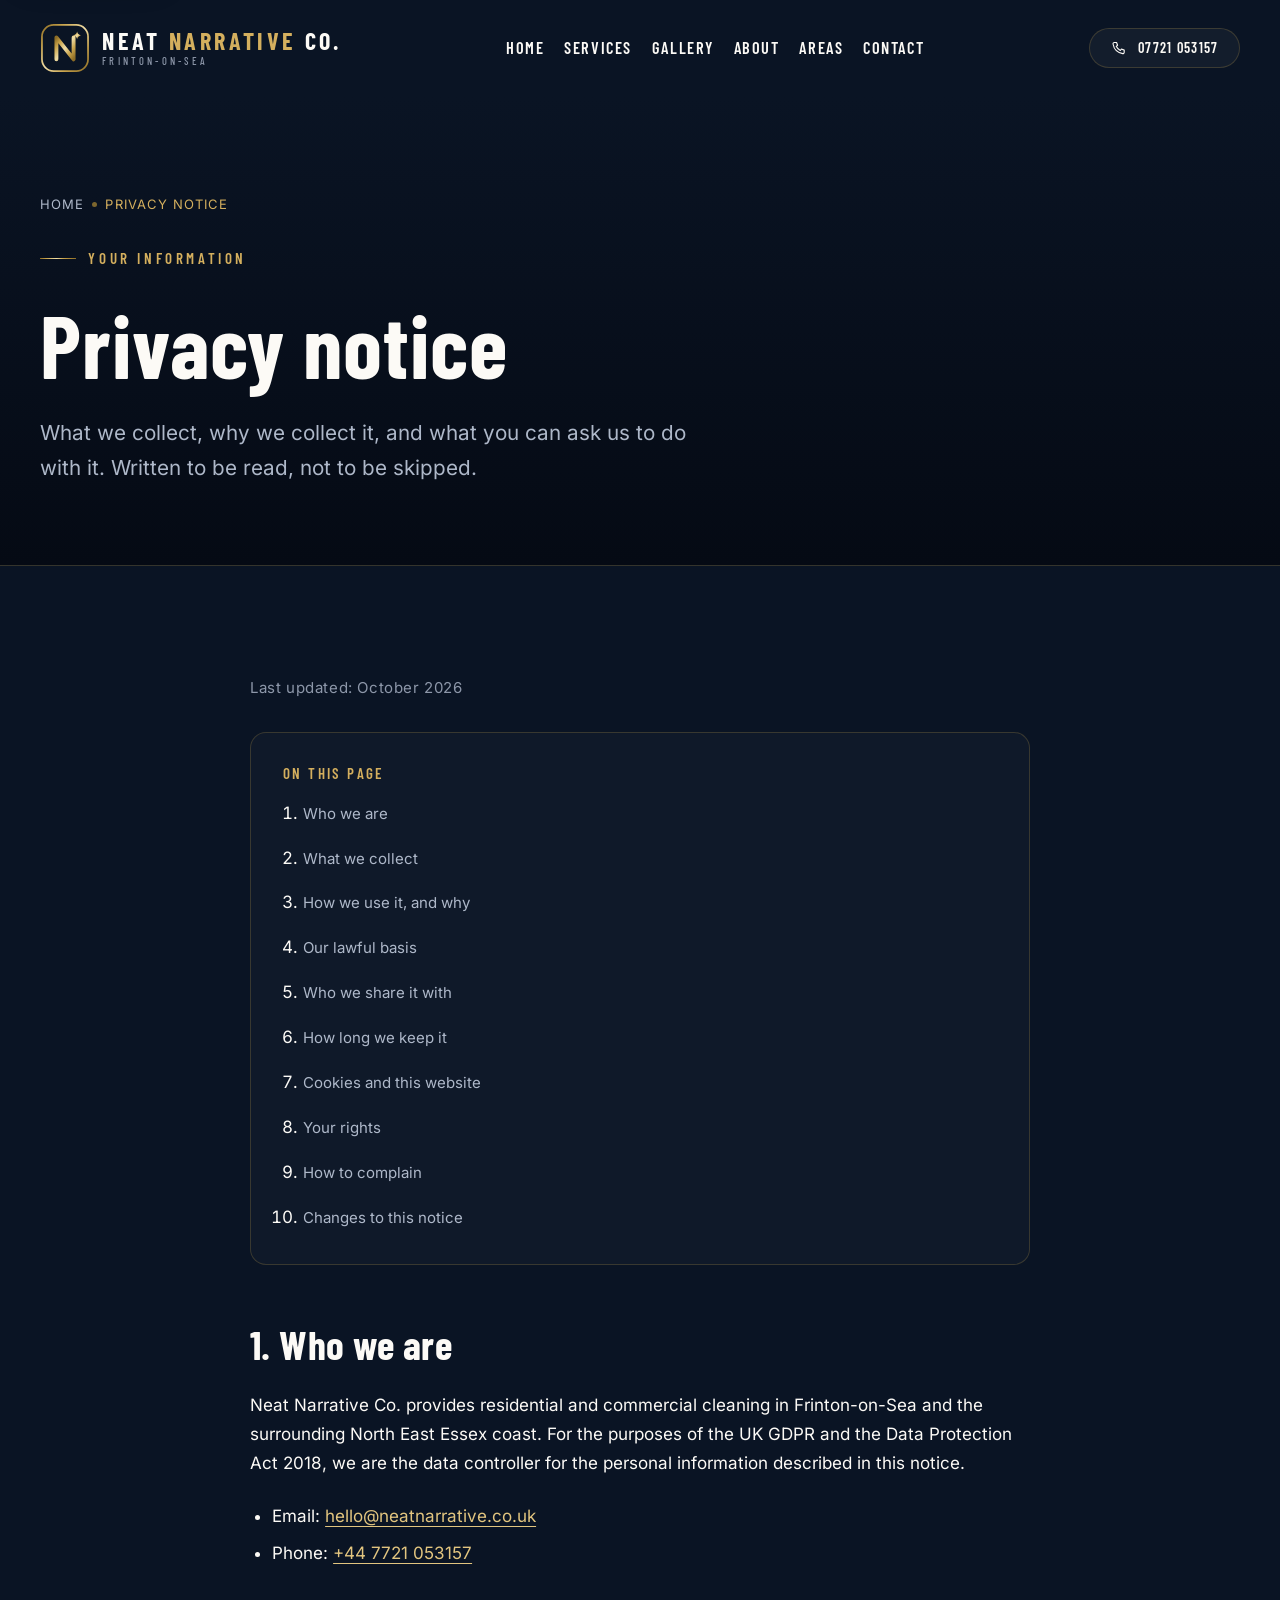
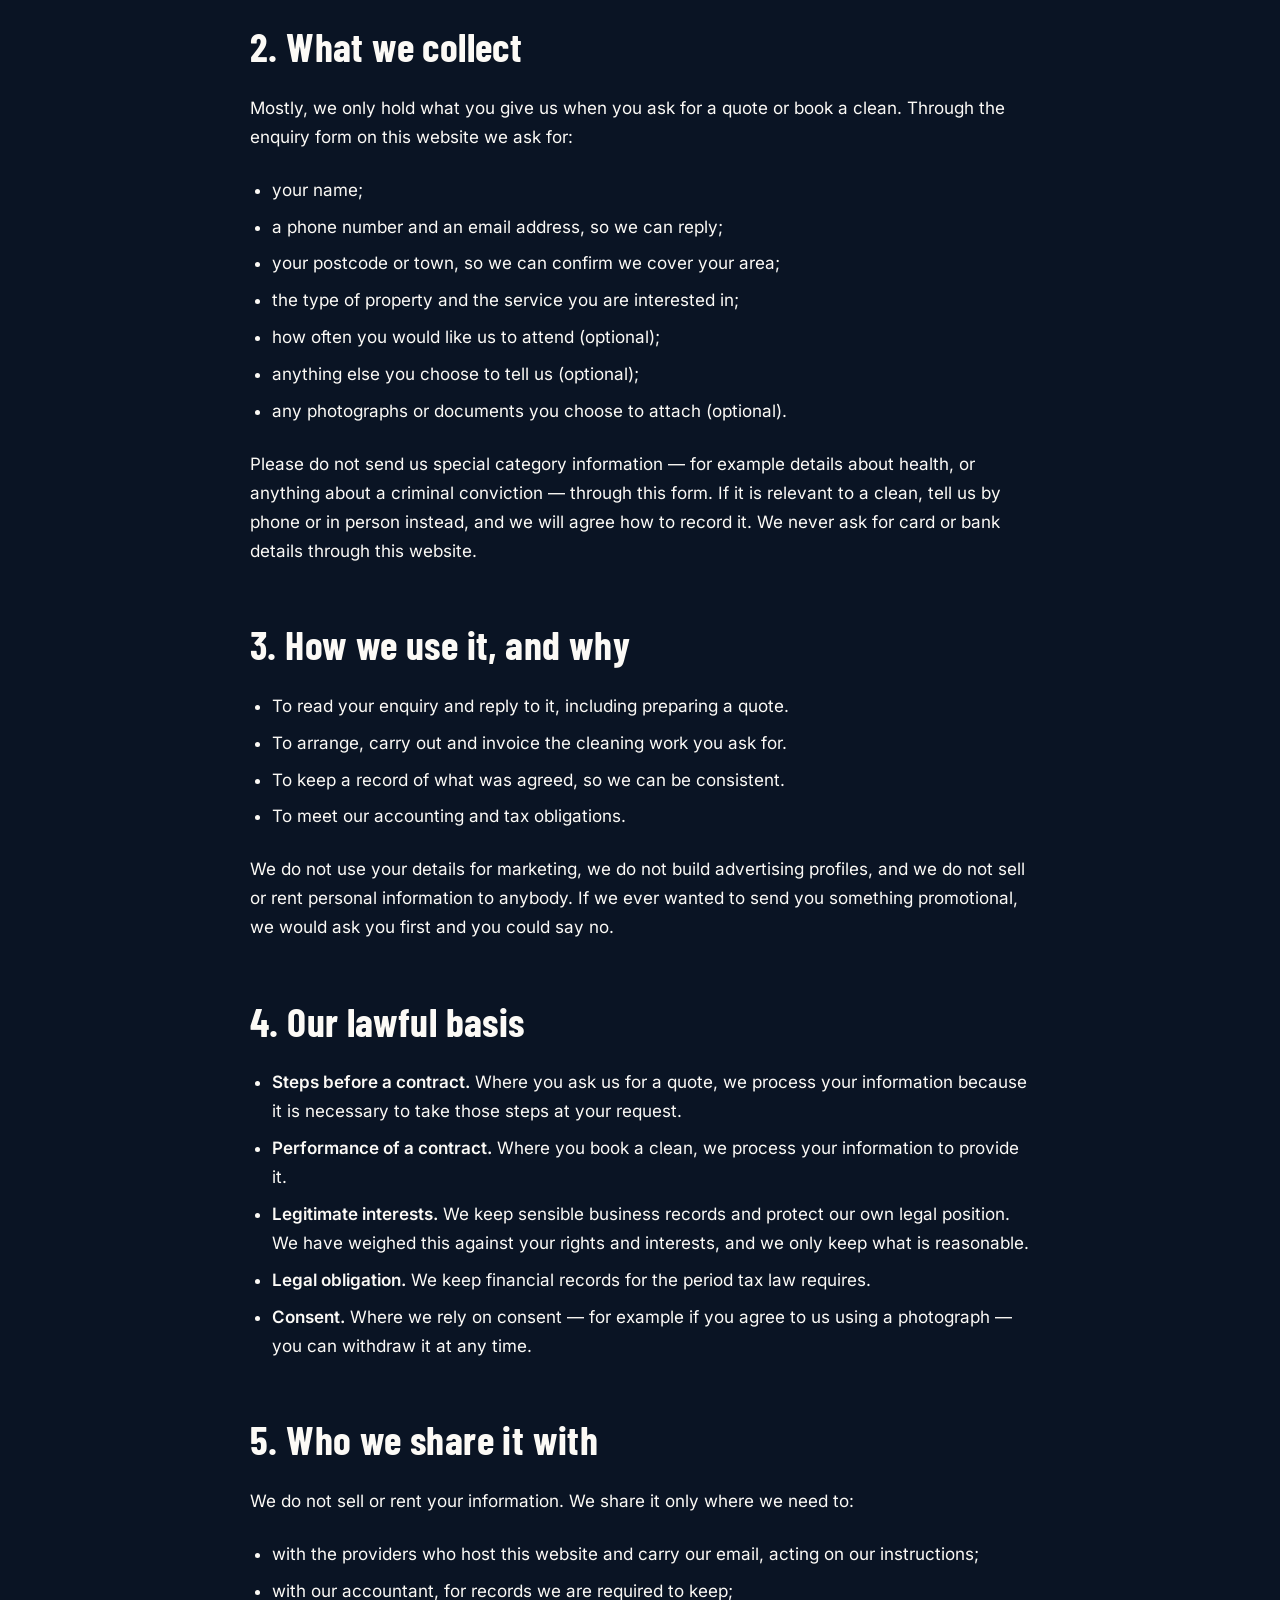
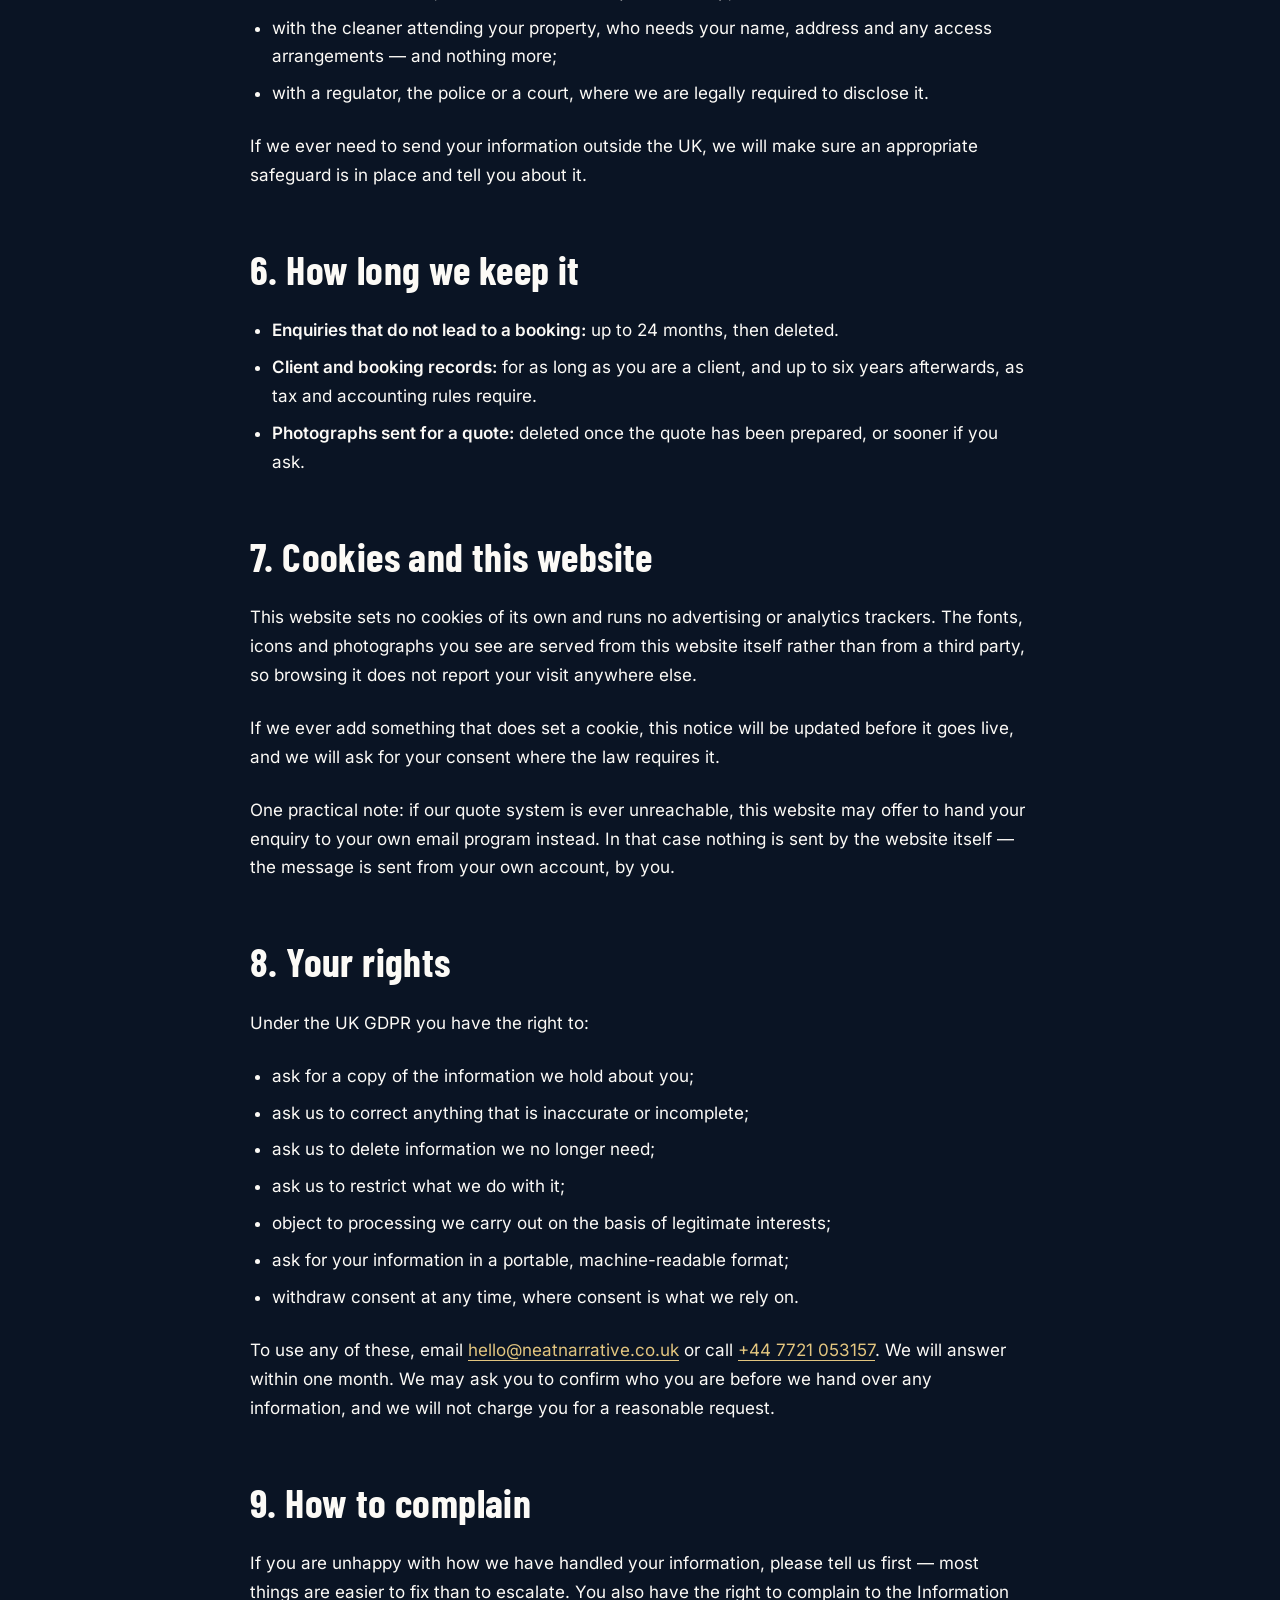
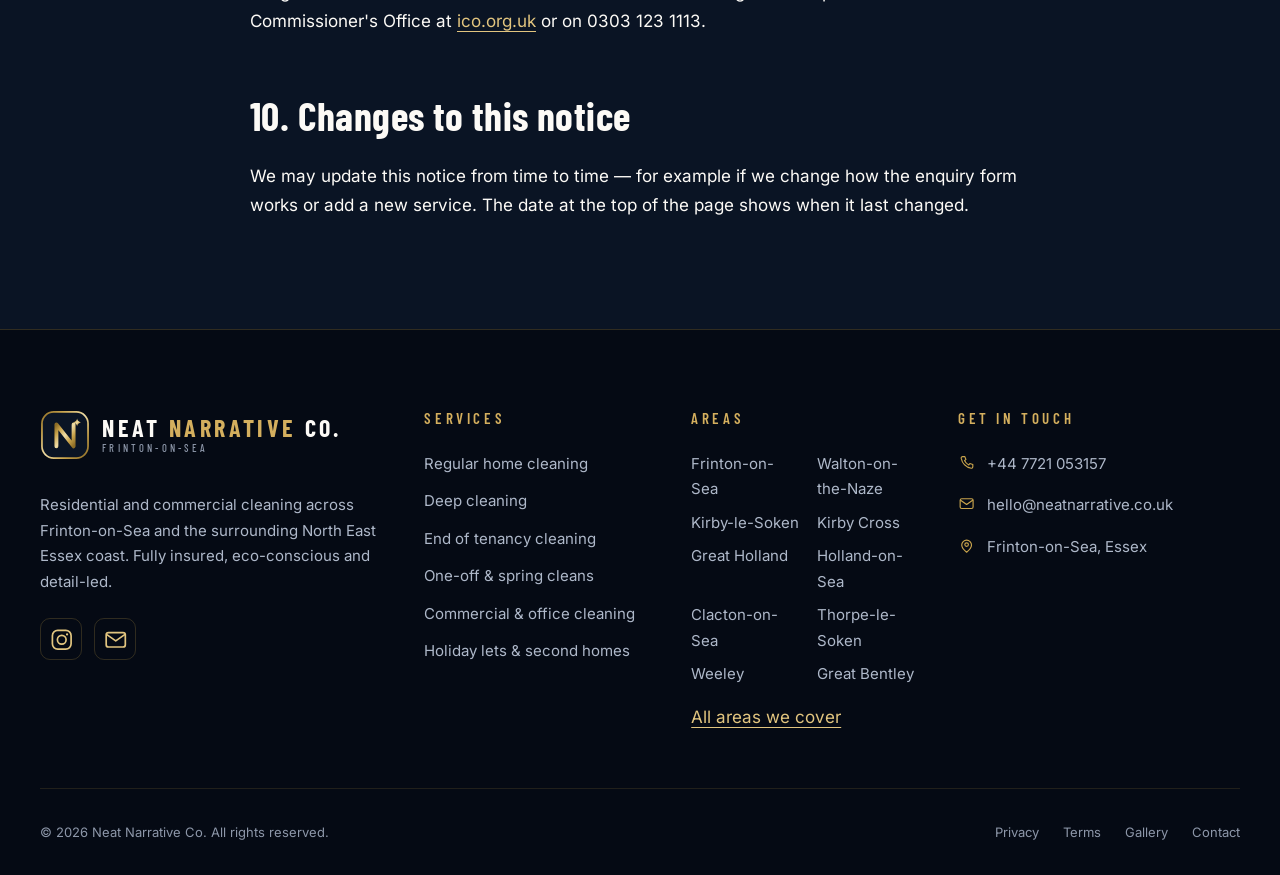
<file: privacy.html>
<!DOCTYPE html>
<html lang="en-GB">
<head>
  <meta charset="utf-8">
  <meta name="viewport" content="width=device-width, initial-scale=1">
  <script>document.documentElement.classList.add("js-reveal");</script>
  <title>Privacy Notice | Neat Narrative Co.</title>
  <meta name="description" content="How Neat Narrative Co. handles personal information collected through this website and in the course of providing cleaning services in North East Essex.">
  <meta name="robots" content="index,follow">
  <link rel="canonical" href="https://neatnarrative.co.uk/privacy.html">
  <meta name="theme-color" content="#0a1424">

  <link rel="icon" href="favicon.ico" sizes="any">
  <link rel="icon" href="favicon.svg" type="image/svg+xml">
  <link rel="apple-touch-icon" href="assets/images/apple-touch-icon.png">
  <link rel="manifest" href="site.webmanifest">

  <link rel="stylesheet" href="assets/css/fonts.css">

  <link rel="stylesheet" href="assets/css/tokens.css">
  <link rel="stylesheet" href="assets/css/base.css">
  <link rel="stylesheet" href="assets/css/layout.css">
  <link rel="stylesheet" href="assets/css/components.css">
  <link rel="stylesheet" href="assets/css/pages.css">

  <script src="assets/js/site-config.js" defer></script>
  <script src="assets/js/nav.js" defer></script>
  <script src="assets/js/reveal.js" defer></script>
</head>

<body>
  <a class="skip-link" href="#main">Skip to content</a>

  <header class="site-header" data-header data-scrolled="false">
    <div class="container container--wide site-header__inner">
      <a class="brand" href="index.html" aria-label="Neat Narrative Co. — home">
        <img class="brand__mark" src="assets/icons/brand-mark.svg" alt="" width="50" height="50">
        <span class="brand__text">
          <span class="brand__name">Neat <em>Narrative</em> Co.</span>
          <span class="brand__tagline">Frinton-on-Sea</span>
        </span>
      </a>

      <nav class="site-nav" aria-label="Primary">
        <ul class="site-nav__list">
          <li><a class="site-nav__link" href="index.html">Home</a></li>
          <li><a class="site-nav__link" href="services.html">Services</a></li>
          <li><a class="site-nav__link" href="gallery.html">Gallery</a></li>
          <li><a class="site-nav__link" href="about.html">About</a></li>
          <li><a class="site-nav__link" href="areas.html">Areas</a></li>
          <li><a class="site-nav__link" href="contact.html">Contact</a></li>
        </ul>
      </nav>

      <div class="site-header__actions">
        <a class="btn btn--quiet btn--sm site-header__cta" href="tel:+44 7721 053157">
          <svg class="icon" aria-hidden="true" focusable="false"><use href="assets/icons/sprite.svg#icon-phone"></use></svg>
          07721 053157
        </a>
        <button class="nav-toggle" type="button" data-nav-toggle aria-expanded="false" aria-controls="mobile-nav">
          <span class="nav-toggle__bars" aria-hidden="true"></span>
          <span class="visually-hidden">Open menu</span>
        </button>
      </div>
    </div>
  </header>

  <div class="mobile-drawer" id="mobile-nav" data-nav-drawer data-open="false" aria-hidden="true" role="dialog" aria-modal="true" aria-label="Site menu">
    <div class="mobile-drawer__top">
      <span class="brand">
        <img class="brand__mark" src="assets/icons/brand-mark.svg" alt="" width="50" height="50">
        <span class="brand__text">
          <span class="brand__name">Neat <em>Narrative</em> Co.</span>
          <span class="brand__tagline">Frinton-on-Sea</span>
        </span>
      </span>
      <button class="mobile-drawer__close" type="button" data-nav-close>
        <svg class="icon" aria-hidden="true" focusable="false"><use href="assets/icons/sprite.svg#icon-x"></use></svg>
        <span class="visually-hidden">Close menu</span>
      </button>
    </div>

    <div class="mobile-drawer__body">
      <ul class="mobile-drawer__list">
        <li><a class="mobile-drawer__link" href="index.html">Home <svg class="icon" aria-hidden="true" focusable="false"><use href="assets/icons/sprite.svg#icon-arrow-right"></use></svg></a></li>
        <li><a class="mobile-drawer__link" href="services.html">Services <svg class="icon" aria-hidden="true" focusable="false"><use href="assets/icons/sprite.svg#icon-arrow-right"></use></svg></a></li>
        <li><a class="mobile-drawer__link" href="gallery.html">Gallery <svg class="icon" aria-hidden="true" focusable="false"><use href="assets/icons/sprite.svg#icon-arrow-right"></use></svg></a></li>
        <li><a class="mobile-drawer__link" href="about.html">About <svg class="icon" aria-hidden="true" focusable="false"><use href="assets/icons/sprite.svg#icon-arrow-right"></use></svg></a></li>
        <li><a class="mobile-drawer__link" href="areas.html">Areas <svg class="icon" aria-hidden="true" focusable="false"><use href="assets/icons/sprite.svg#icon-arrow-right"></use></svg></a></li>
        <li><a class="mobile-drawer__link" href="contact.html">Contact <svg class="icon" aria-hidden="true" focusable="false"><use href="assets/icons/sprite.svg#icon-arrow-right"></use></svg></a></li>
      </ul>

      <div class="mobile-drawer__contact">
        <a class="btn btn--primary btn--block" href="contact.html">Request a quote</a>
        <a class="btn btn--ghost btn--block" href="tel:+441255724005">
          <svg class="icon" aria-hidden="true" focusable="false"><use href="assets/icons/sprite.svg#icon-phone"></use></svg>
          +44 7721 053157
        </a>
      </div>
    </div>
  </div>

  <main id="main">
    <section class="page-hero" aria-labelledby="privacy-title">
      <div class="container container--wide">
        <div class="page-hero__inner">
          <nav aria-label="Breadcrumb">
            <ol class="breadcrumbs">
              <li><a href="index.html">Home</a></li>
              <li aria-current="page">Privacy notice</li>
            </ol>
          </nav>

          <p class="section-heading__eyebrow">Your information</p>
          <h1 class="page-hero__title" id="privacy-title">Privacy notice</h1>
          <p class="page-hero__lede">
            What we collect, why we collect it, and what you can ask us to do with it. Written
            to be read, not to be skipped.
          </p>
        </div>
      </div>
    </section>

    <section class="section" aria-labelledby="privacy-body-title">
      <div class="container container--narrow">
        <h2 class="visually-hidden" id="privacy-body-title">Privacy notice in full</h2>

        <p class="prose__meta" style="margin-bottom: var(--space-6);">Last updated: October 2026</p>

        <nav class="toc" aria-label="On this page" style="margin-bottom: var(--space-8);">
          <h3 class="toc__title">On this page</h3>
          <ol>
            <li><a href="#who-we-are">Who we are</a></li>
            <li><a href="#what-we-collect">What we collect</a></li>
            <li><a href="#how-we-use-it">How we use it, and why</a></li>
            <li><a href="#lawful-basis">Our lawful basis</a></li>
            <li><a href="#sharing">Who we share it with</a></li>
            <li><a href="#retention">How long we keep it</a></li>
            <li><a href="#cookies">Cookies and this website</a></li>
            <li><a href="#your-rights">Your rights</a></li>
            <li><a href="#complaints">How to complain</a></li>
            <li><a href="#changes">Changes to this notice</a></li>
          </ol>
        </nav>

        <div class="prose">
          <h2 id="who-we-are">1. Who we are</h2>
          <p>
            Neat Narrative Co. provides residential and commercial cleaning in Frinton-on-Sea
            and the surrounding North East Essex coast. For the purposes of the UK GDPR and
            the Data Protection Act 2018, we are the data controller for the personal
            information described in this notice.
          </p>
          <ul>
            <li>Email: <a href="mailto:pattymcharis15@gmail.com">hello@neatnarrative.co.uk</a></li>
            <li>Phone: <a href="tel:+441255724005">+44 7721 053157</a></li>
          </ul>

          <h2 id="what-we-collect">2. What we collect</h2>
          <p>
            Mostly, we only hold what you give us when you ask for a quote or book a clean.
            Through the enquiry form on this website we ask for:
          </p>
          <ul>
            <li>your name;</li>
            <li>a phone number and an email address, so we can reply;</li>
            <li>your postcode or town, so we can confirm we cover your area;</li>
            <li>the type of property and the service you are interested in;</li>
            <li>how often you would like us to attend (optional);</li>
            <li>anything else you choose to tell us (optional);</li>
            <li>any photographs or documents you choose to attach (optional).</li>
          </ul>
          <p>
            Please do not send us special category information — for example details about
            health, or anything about a criminal conviction — through this form. If it is
            relevant to a clean, tell us by phone or in person instead, and we will agree how
            to record it. We never ask for card or bank details through this website.
          </p>

          <h2 id="how-we-use-it">3. How we use it, and why</h2>
          <ul>
            <li>To read your enquiry and reply to it, including preparing a quote.</li>
            <li>To arrange, carry out and invoice the cleaning work you ask for.</li>
            <li>To keep a record of what was agreed, so we can be consistent.</li>
            <li>To meet our accounting and tax obligations.</li>
          </ul>
          <p>
            We do not use your details for marketing, we do not build advertising profiles,
            and we do not sell or rent personal information to anybody. If we ever wanted to
            send you something promotional, we would ask you first and you could say no.
          </p>

          <h2 id="lawful-basis">4. Our lawful basis</h2>
          <ul>
            <li>
              <strong>Steps before a contract.</strong> Where you ask us for a quote, we
              process your information because it is necessary to take those steps at your
              request.
            </li>
            <li>
              <strong>Performance of a contract.</strong> Where you book a clean, we process
              your information to provide it.
            </li>
            <li>
              <strong>Legitimate interests.</strong> We keep sensible business records and
              protect our own legal position. We have weighed this against your rights and
              interests, and we only keep what is reasonable.
            </li>
            <li>
              <strong>Legal obligation.</strong> We keep financial records for the period tax
              law requires.
            </li>
            <li>
              <strong>Consent.</strong> Where we rely on consent — for example if you agree to
              us using a photograph — you can withdraw it at any time.
            </li>
          </ul>

          <h2 id="sharing">5. Who we share it with</h2>
          <p>We do not sell or rent your information. We share it only where we need to:</p>
          <ul>
            <li>
              with the providers who host this website and carry our email, acting on our
              instructions;
            </li>
            <li>with our accountant, for records we are required to keep;</li>
            <li>
              with the cleaner attending your property, who needs your name, address and any
              access arrangements — and nothing more;
            </li>
            <li>
              with a regulator, the police or a court, where we are legally required to
              disclose it.
            </li>
          </ul>
          <p>
            If we ever need to send your information outside the UK, we will make sure an
            appropriate safeguard is in place and tell you about it.
          </p>

          <h2 id="retention">6. How long we keep it</h2>
          <ul>
            <li>
              <strong>Enquiries that do not lead to a booking:</strong> up to 24 months, then
              deleted.
            </li>
            <li>
              <strong>Client and booking records:</strong> for as long as you are a client,
              and up to six years afterwards, as tax and accounting rules require.
            </li>
            <li>
              <strong>Photographs sent for a quote:</strong> deleted once the quote has been
              prepared, or sooner if you ask.
            </li>
          </ul>

          <h2 id="cookies">7. Cookies and this website</h2>
          <p>
            This website sets no cookies of its own and runs no advertising or analytics
            trackers. The fonts, icons and photographs you see are served from this website
            itself rather than from a third party, so browsing it does not report your visit
            anywhere else.
          </p>
          <p>
            If we ever add something that does set a cookie, this notice will be updated
            before it goes live, and we will ask for your consent where the law requires it.
          </p>
          <p>
            One practical note: if our quote system is ever unreachable, this website may
            offer to hand your enquiry to your own email program instead. In that case nothing
            is sent by the website itself — the message is sent from your own account, by you.
          </p>

          <h2 id="your-rights">8. Your rights</h2>
          <p>Under the UK GDPR you have the right to:</p>
          <ul>
            <li>ask for a copy of the information we hold about you;</li>
            <li>ask us to correct anything that is inaccurate or incomplete;</li>
            <li>ask us to delete information we no longer need;</li>
            <li>ask us to restrict what we do with it;</li>
            <li>object to processing we carry out on the basis of legitimate interests;</li>
            <li>ask for your information in a portable, machine-readable format;</li>
            <li>withdraw consent at any time, where consent is what we rely on.</li>
          </ul>
          <p>
            To use any of these, email
            <a href="mailto:pattymcharis15@gmail.com">hello@neatnarrative.co.uk</a> or call
            <a href="tel:+441255724005">+44 7721 053157</a>. We will answer within one month. We
            may ask you to confirm who you are before we hand over any information, and we
            will not charge you for a reasonable request.
          </p>

          <h2 id="complaints">9. How to complain</h2>
          <p>
            If you are unhappy with how we have handled your information, please tell us
            first — most things are easier to fix than to escalate. You also have the right to
            complain to the Information Commissioner's Office at
            <a href="https://ico.org.uk/" target="_blank" rel="noopener noreferrer">ico.org.uk</a>
            or on 0303 123 1113.
          </p>

          <h2 id="changes">10. Changes to this notice</h2>
          <p>
            We may update this notice from time to time — for example if we change how the
            enquiry form works or add a new service. The date at the top of the page shows
            when it last changed.
          </p>
        </div>
      </div>
    </section>
  </main>

  <footer class="site-footer">
    <div class="container container--wide">
      <div class="site-footer__grid">
        <div class="site-footer__about">
          <a class="brand" href="index.html" aria-label="Neat Narrative Co. — home">
            <img class="brand__mark" src="assets/icons/brand-mark.svg" alt="" width="50" height="50">
            <span class="brand__text">
              <span class="brand__name">Neat <em>Narrative</em> Co.</span>
              <span class="brand__tagline">Frinton-on-Sea</span>
            </span>
          </a>
          <p class="site-footer__blurb">
            Residential and commercial cleaning across Frinton-on-Sea and the surrounding
            North East Essex coast. Fully insured, eco-conscious and detail-led.
          </p>
          <div class="site-footer__social">
            <a class="social-link" href="https://www.instagram.com/neatnarrativeco/" target="_blank" rel="noopener noreferrer" aria-label="Neat Narrative Co. on Instagram">
              <svg class="icon icon--lg" aria-hidden="true" focusable="false"><use href="assets/icons/sprite.svg#icon-instagram"></use></svg>
            </a>
            <a class="social-link" href="mailto:pattymcharis15@gmail.com" aria-label="Email Neat Narrative Co.">
              <svg class="icon icon--lg" aria-hidden="true" focusable="false"><use href="assets/icons/sprite.svg#icon-mail"></use></svg>
            </a>
          </div>
        </div>

        <nav aria-label="Services">
          <h2 class="footer-heading">Services</h2>
          <ul class="footer-list">
            <li><a href="services.html#regular-cleaning">Regular home cleaning</a></li>
            <li><a href="services.html#deep-cleaning">Deep cleaning</a></li>
            <li><a href="services.html#end-of-tenancy">End of tenancy cleaning</a></li>
            <li><a href="services.html#one-off">One-off & spring cleans</a></li>
            <li><a href="services.html#commercial">Commercial & office cleaning</a></li>
            <li><a href="services.html#holiday-lets">Holiday lets & second homes</a></li>
          </ul>
        </nav>

        <nav aria-label="Areas covered">
          <h2 class="footer-heading">Areas</h2>
          <ul class="footer-list footer-list--areas">
            <li>Frinton-on-Sea</li>
            <li>Walton-on-the-Naze</li>
            <li>Kirby-le-Soken</li>
            <li>Kirby Cross</li>
            <li>Great Holland</li>
            <li>Holland-on-Sea</li>
            <li>Clacton-on-Sea</li>
            <li>Thorpe-le-Soken</li>
            <li>Weeley</li>
            <li>Great Bentley</li>
          </ul>
          <p style="margin-top: var(--space-4);">
            <a href="areas.html">All areas we cover</a>
          </p>
        </nav>

        <div>
          <h2 class="footer-heading">Get in touch</h2>
          <div class="footer-contact">
            <a class="footer-contact__item" href="tel:+441255724005">
              <svg class="icon" aria-hidden="true" focusable="false"><use href="assets/icons/sprite.svg#icon-phone"></use></svg>
              <span>+44 7721 053157</span>
            </a>
            <a class="footer-contact__item" href="mailto:pattymcharis15@gmail.com">
              <svg class="icon" aria-hidden="true" focusable="false"><use href="assets/icons/sprite.svg#icon-mail"></use></svg>
              <span>hello@neatnarrative.co.uk</span>
            </a>
            <span class="footer-contact__item">
              <svg class="icon" aria-hidden="true" focusable="false"><use href="assets/icons/sprite.svg#icon-map-pin"></use></svg>
              <span>Frinton-on-Sea, Essex</span>
            </span>
          </div>
        </div>
      </div>

      <div class="site-footer__bottom">
        <p>&copy; <span data-year>2026</span> Neat Narrative Co. All rights reserved.</p>
        <ul class="site-footer__legal">
          <li><a href="privacy.html">Privacy</a></li>
          <li><a href="terms.html">Terms</a></li>
          <li><a href="gallery.html">Gallery</a></li>
          <li><a href="contact.html">Contact</a></li>
        </ul>
      </div>
    </div>
  </footer>

  <div class="mobile-contact-bar" data-mobile-bar data-visible="false">
    <a class="mobile-contact-bar__item" href="tel:+441255724005">
      <svg class="icon" aria-hidden="true" focusable="false"><use href="assets/icons/sprite.svg#icon-phone"></use></svg>
      Call
    </a>
    <a class="mobile-contact-bar__item mobile-contact-bar__item--primary" href="contact.html">
      Get a quote
      <svg class="icon" aria-hidden="true" focusable="false"><use href="assets/icons/sprite.svg#icon-arrow-right"></use></svg>
    </a>
  </div>
</body>
</html>
</file>
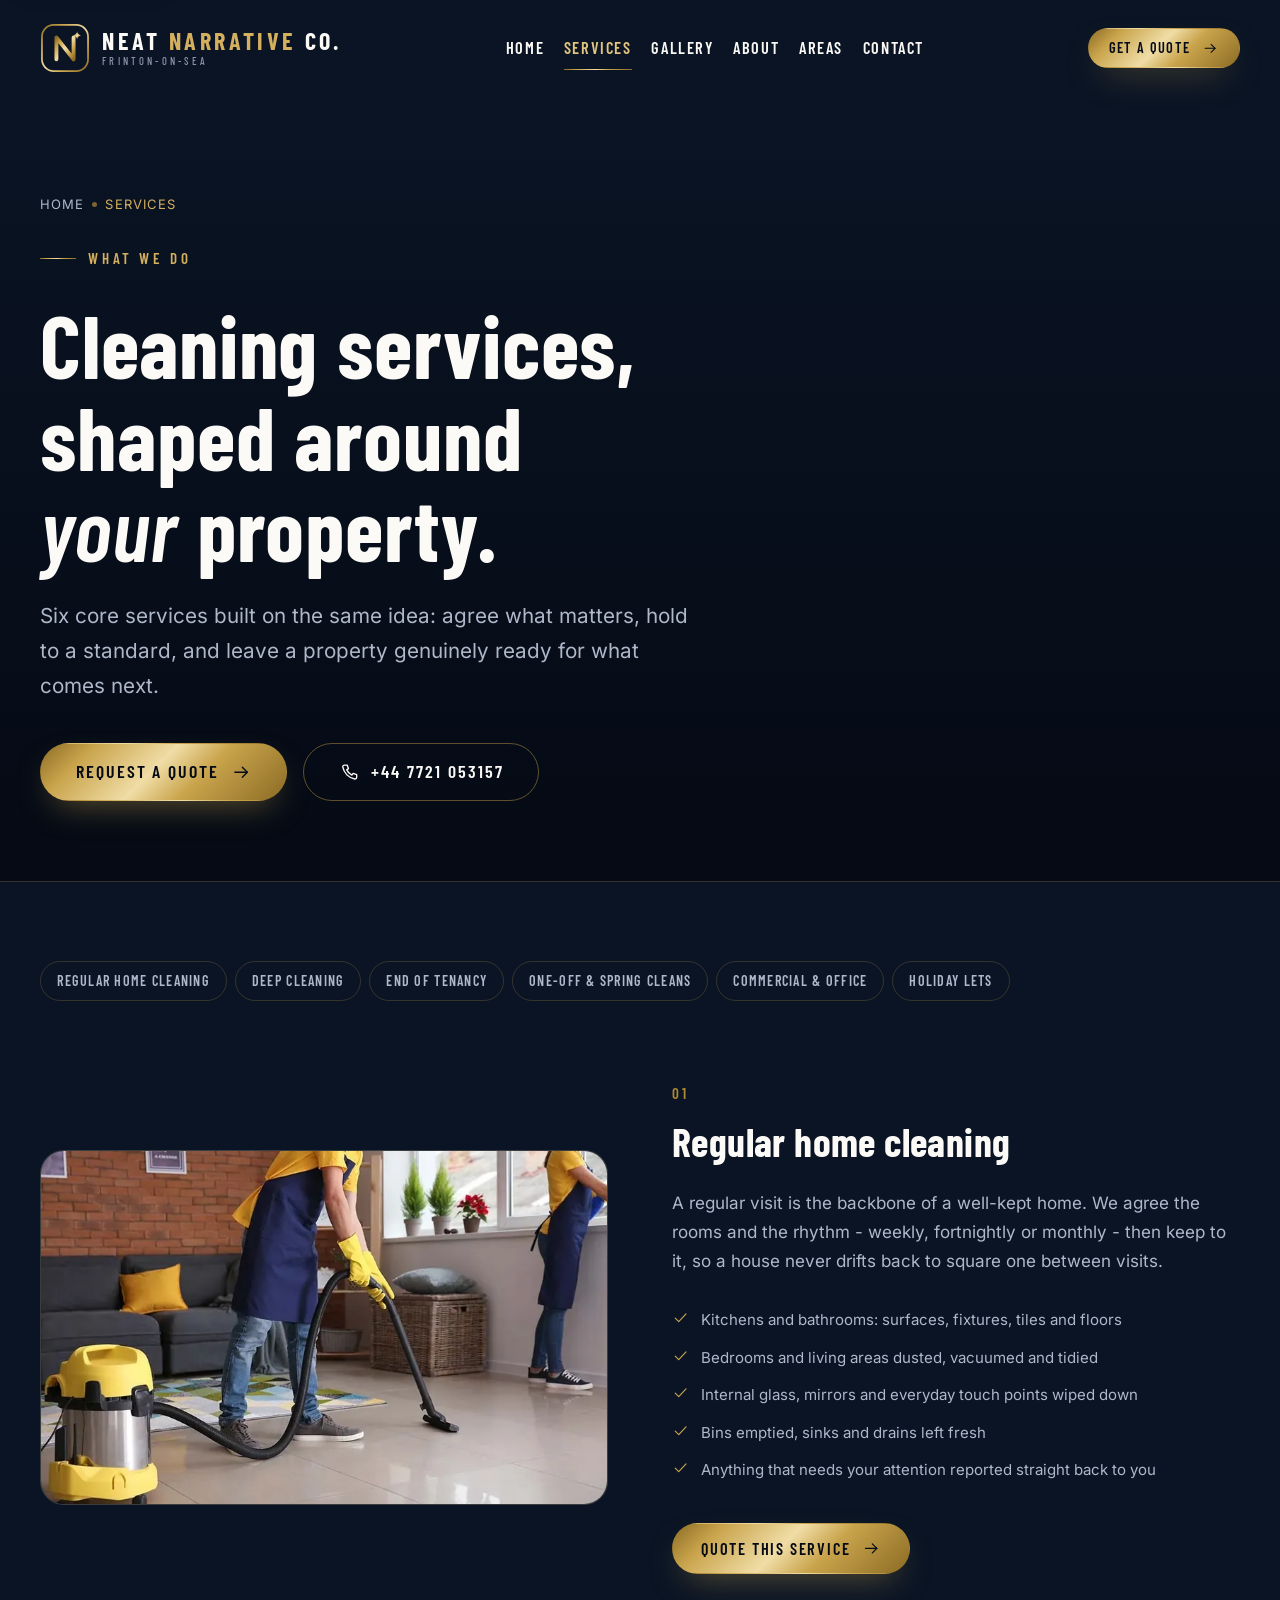
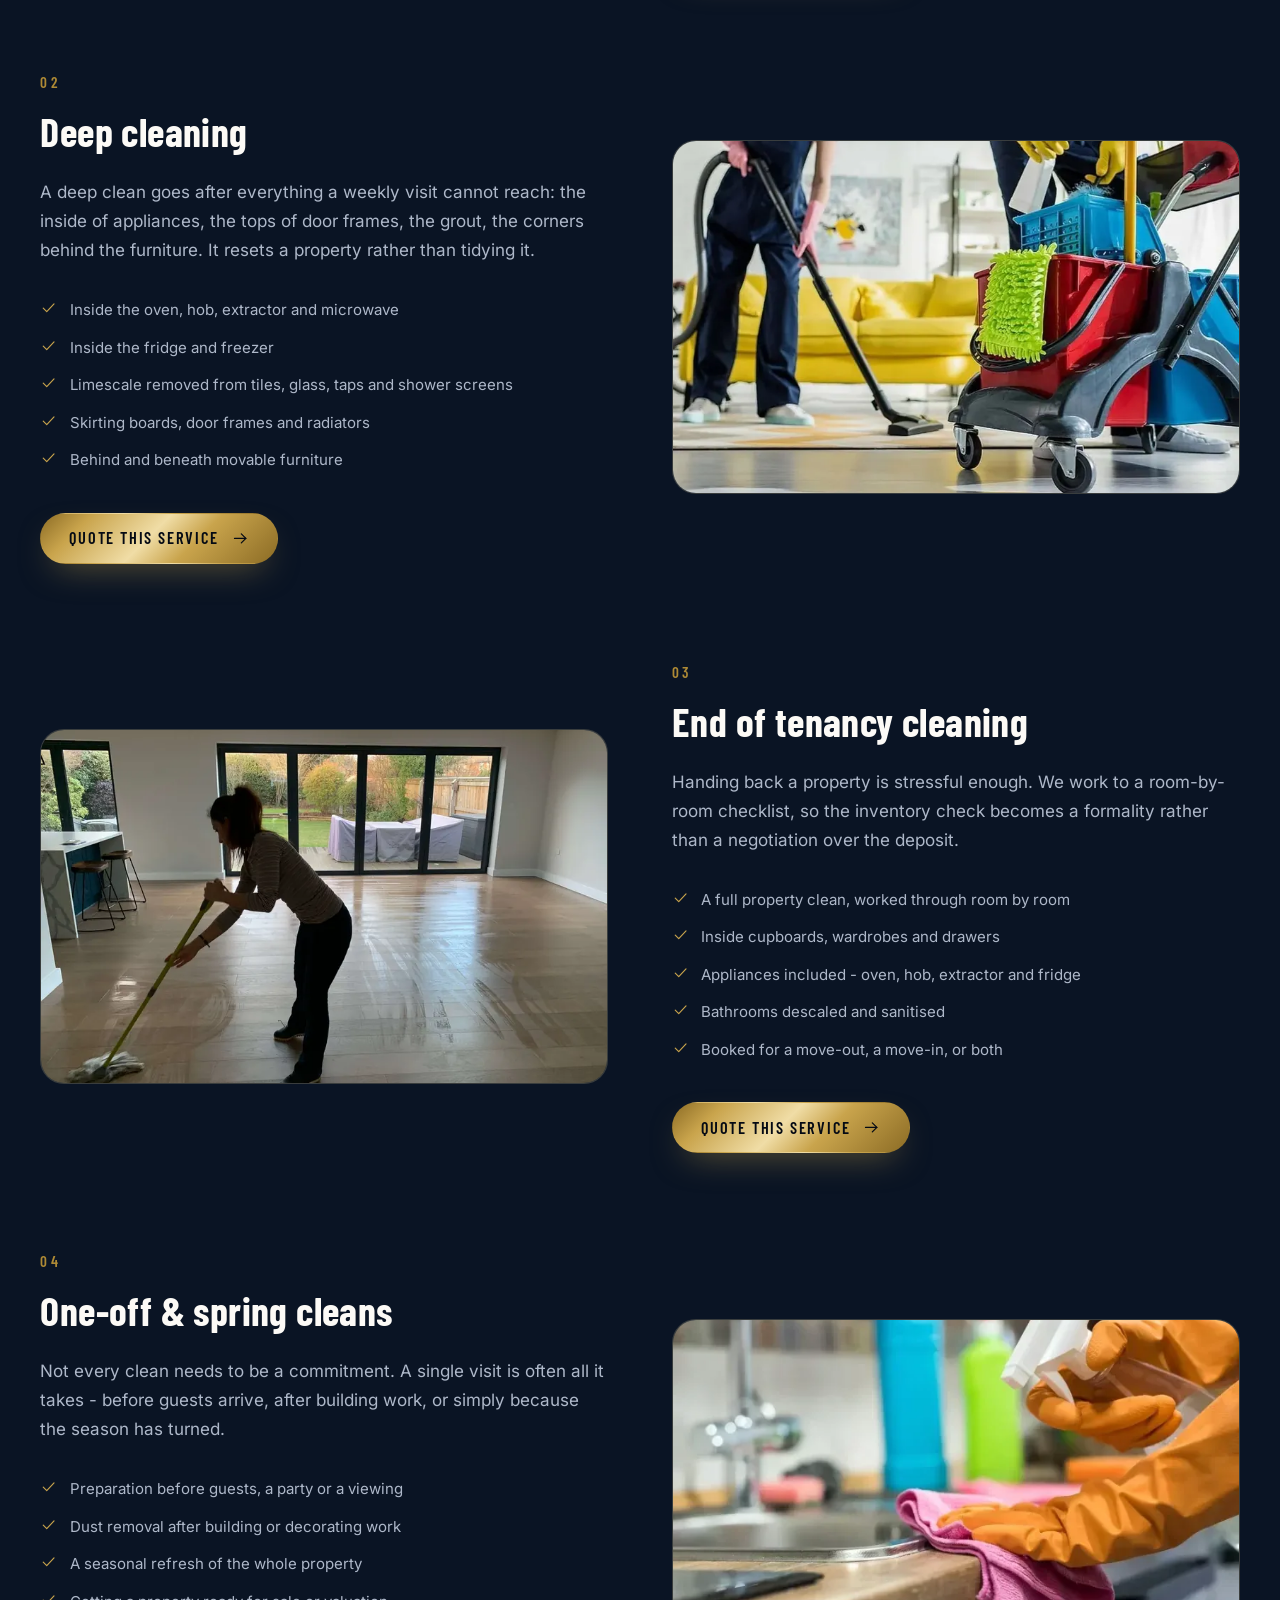
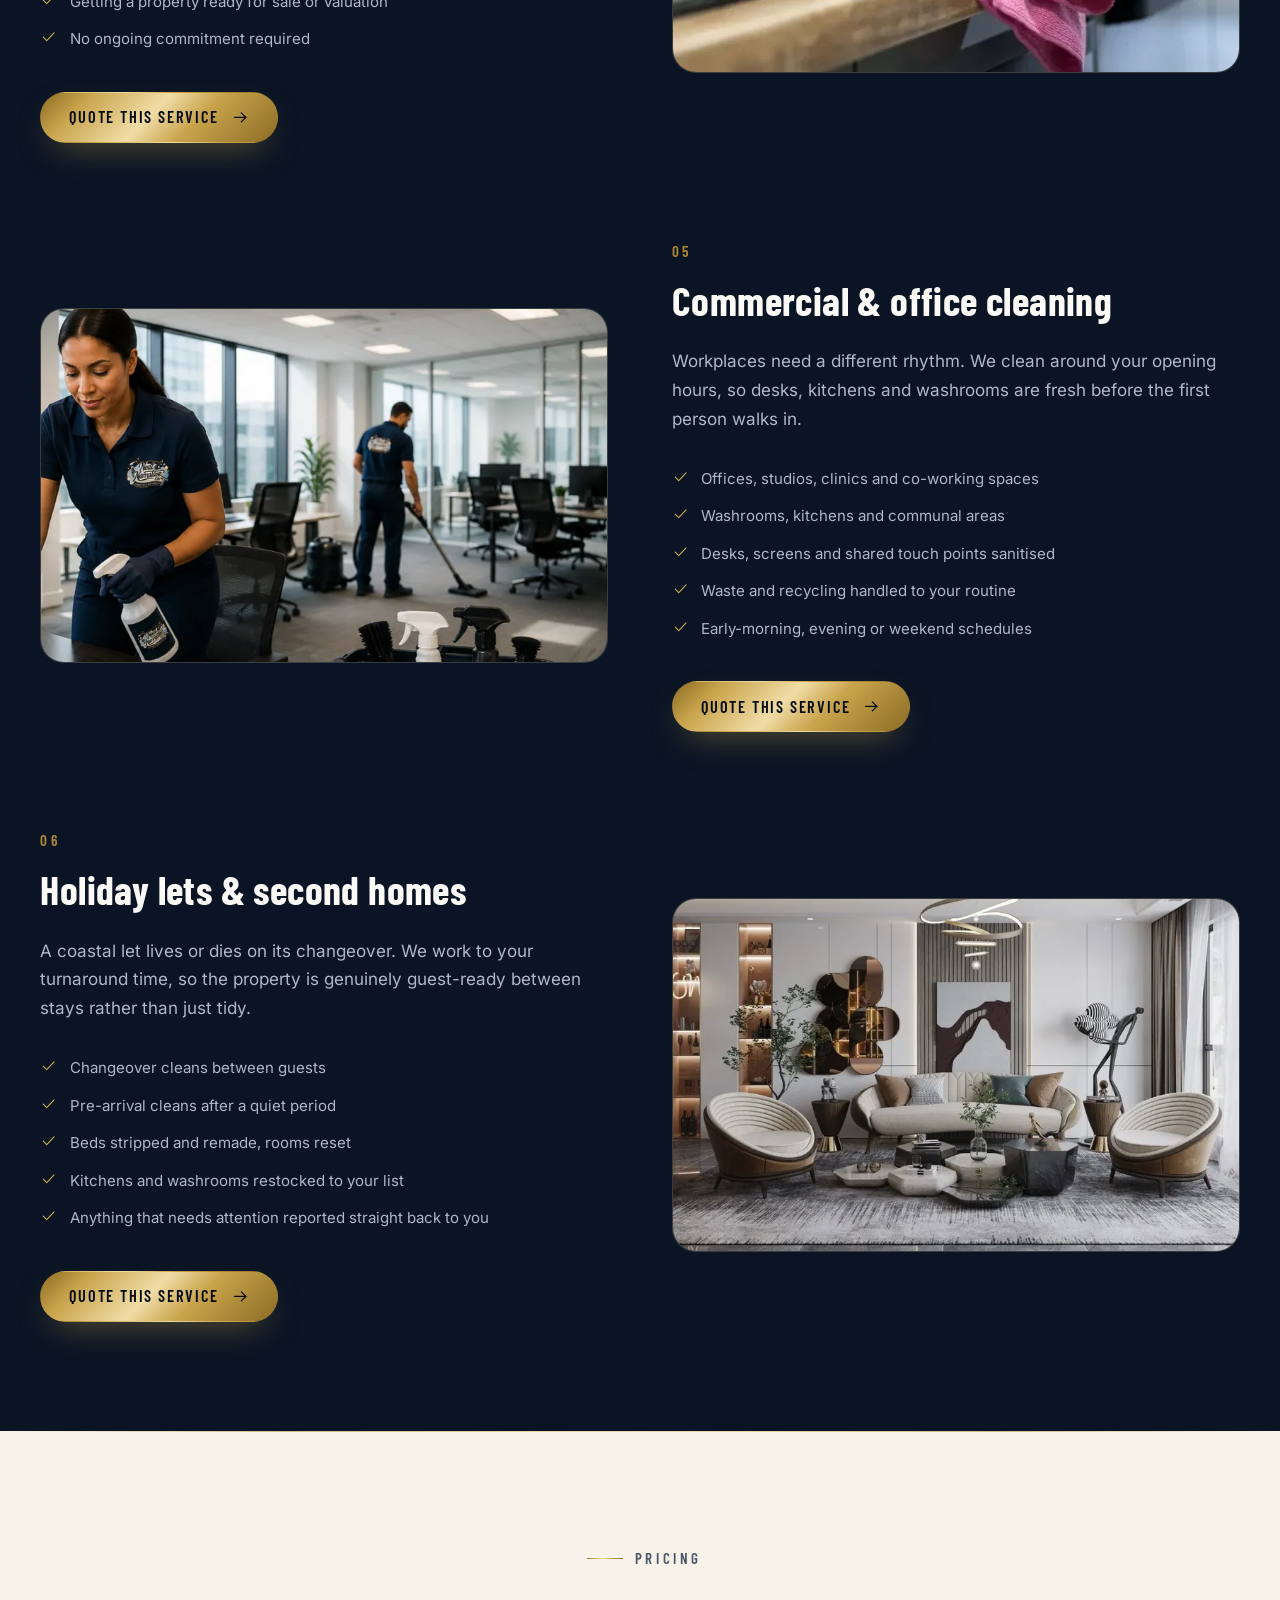
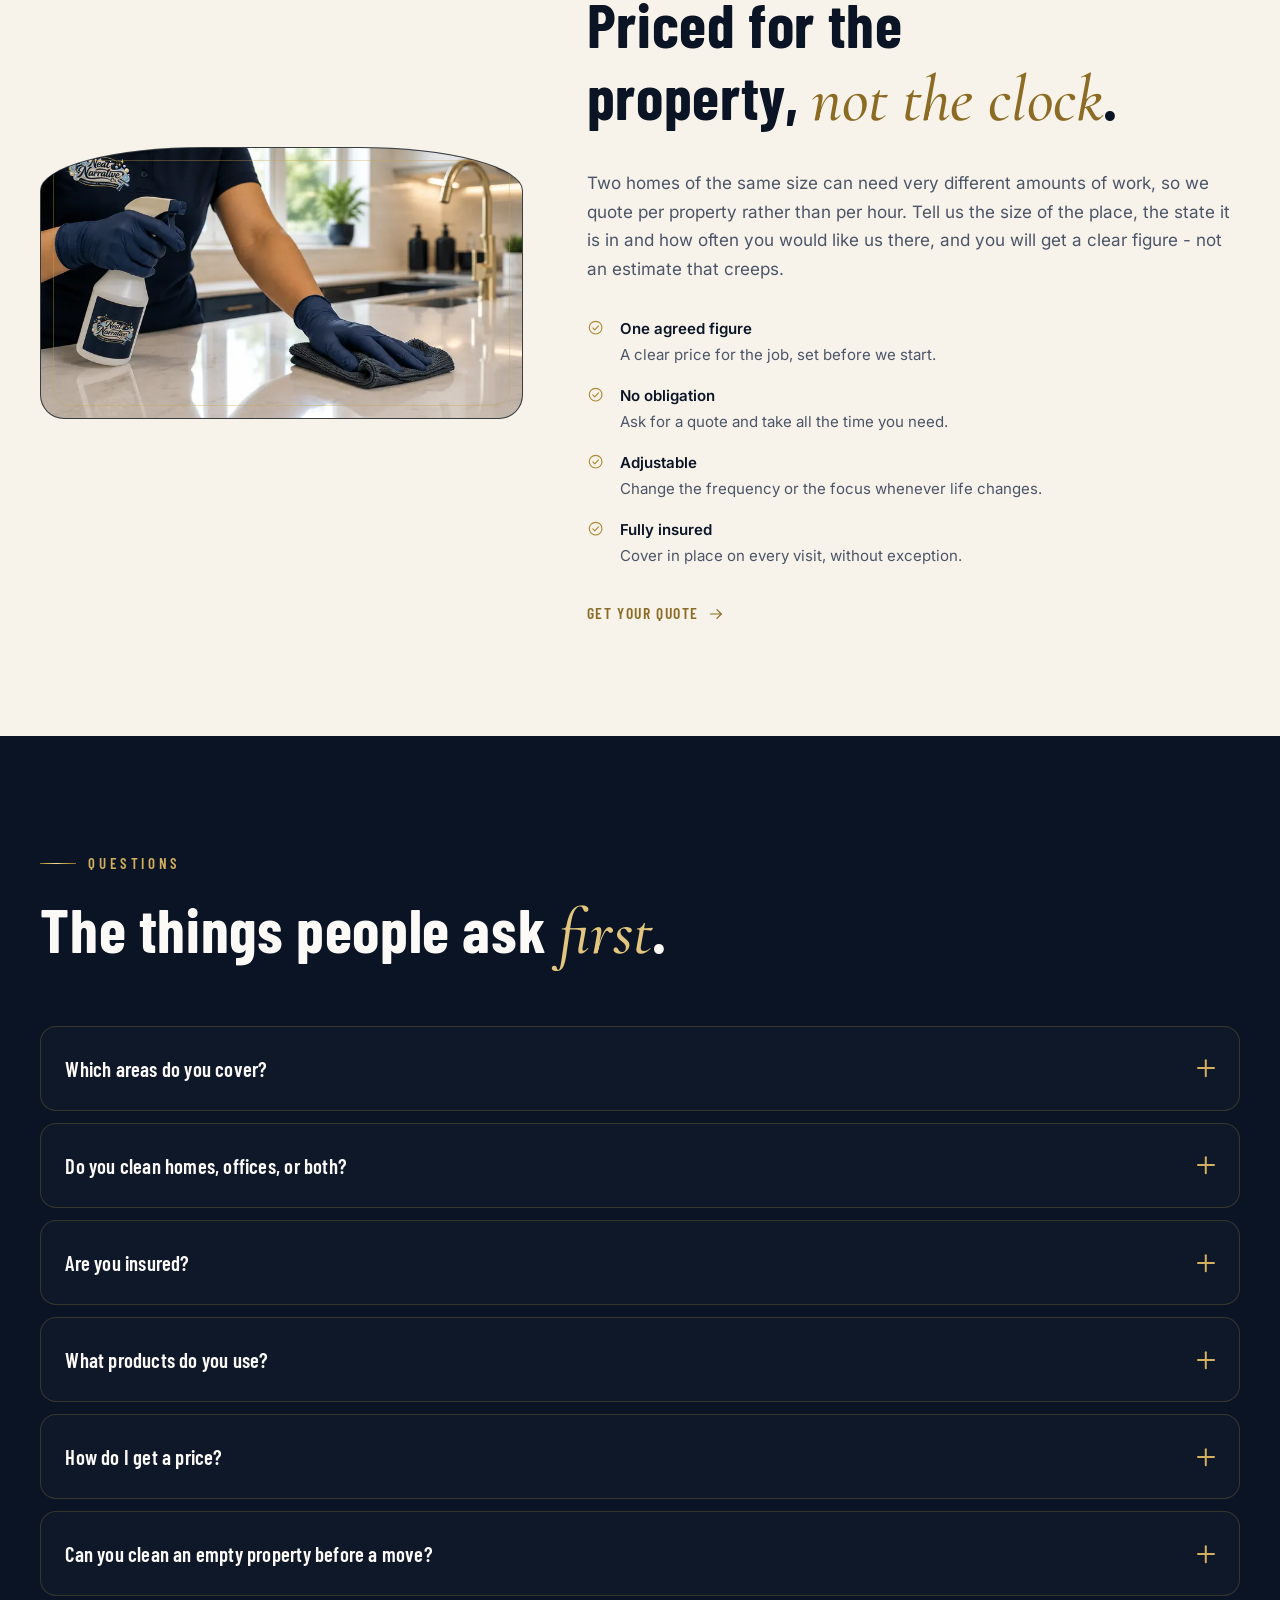
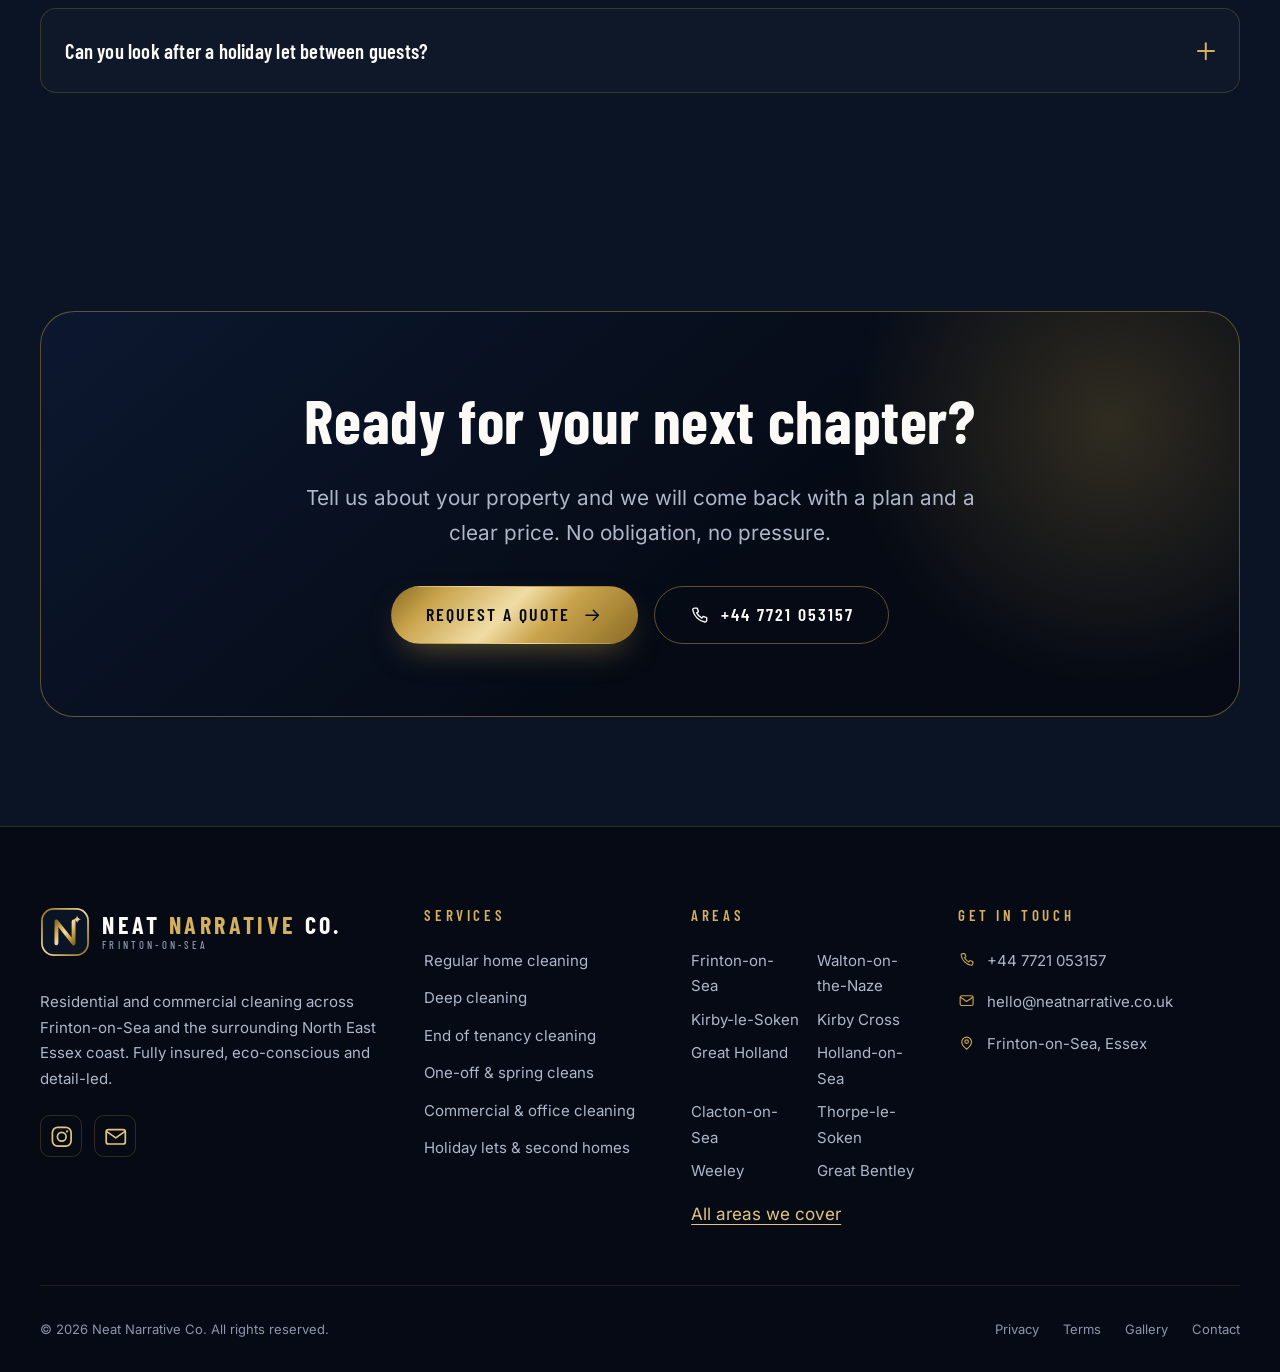
<file: services.html>
<!DOCTYPE html>
<html lang="en-GB">
<head>
  <meta charset="utf-8">
  <meta name="viewport" content="width=device-width, initial-scale=1">
  <script>document.documentElement.classList.add("js-reveal");</script>
  <title>Cleaning Services | Neat Narrative Co., Frinton-on-Sea</title>
  <meta name="description" content="Regular home cleaning, deep cleans, end of tenancy, one-off visits, commercial cleaning and holiday let changeovers across Frinton-on-Sea and North East Essex.">
  <meta name="robots" content="index,follow">
  <link rel="canonical" href="https://neatnarrative.co.uk/services.html">
  <meta name="theme-color" content="#0a1424">

  <meta property="og:type" content="website">
  <meta property="og:site_name" content="Neat Narrative Co.">
  <meta property="og:title" content="Cleaning Services | Neat Narrative Co.">
  <meta property="og:description" content="Six ways we keep the coast looking its best: shaped around your property, your routine and the standard you expect.">
  <meta property="og:url" content="https://neatnarrative.co.uk/services.html">
  <meta property="og:image" content="https://neatnarrative.co.uk/assets/images/og-neat-narrative.jpg">
  <meta property="og:image:width" content="1200">
  <meta property="og:image:height" content="630">
  <meta property="og:locale" content="en_GB">
  <meta name="twitter:card" content="summary_large_image">

  <link rel="icon" href="favicon.ico" sizes="any">
  <link rel="icon" href="favicon.svg" type="image/svg+xml">
  <link rel="apple-touch-icon" href="assets/images/apple-touch-icon.png">
  <link rel="manifest" href="site.webmanifest">

  <link rel="stylesheet" href="assets/css/fonts.css">

  <link rel="stylesheet" href="assets/css/tokens.css">
  <link rel="stylesheet" href="assets/css/base.css">
  <link rel="stylesheet" href="assets/css/layout.css">
  <link rel="stylesheet" href="assets/css/components.css">
  <link rel="stylesheet" href="assets/css/pages.css">

  <script src="assets/js/site-config.js" defer></script>
  <script src="assets/js/nav.js" defer></script>
  <script src="assets/js/reveal.js" defer></script>
</head>

<body>
  <a class="skip-link" href="#main">Skip to content</a>

  <header class="site-header" data-header data-scrolled="false">
    <div class="container container--wide site-header__inner">
      <a class="brand" href="index.html" aria-label="Neat Narrative Co. — home">
        <img class="brand__mark" src="assets/icons/brand-mark.svg" alt="" width="50" height="50">
        <span class="brand__text">
          <span class="brand__name">Neat <em>Narrative</em> Co.</span>
          <span class="brand__tagline">Frinton-on-Sea</span>
        </span>
      </a>

      <nav class="site-nav" aria-label="Primary">
        <ul class="site-nav__list">
          <li><a class="site-nav__link" href="index.html">Home</a></li>
          <li><a class="site-nav__link" href="services.html" aria-current="page">Services</a></li>
          <li><a class="site-nav__link" href="gallery.html">Gallery</a></li>
          <li><a class="site-nav__link" href="about.html">About</a></li>
          <li><a class="site-nav__link" href="areas.html">Areas</a></li>
          <li><a class="site-nav__link" href="contact.html">Contact</a></li>
        </ul>
      </nav>

      <div class="site-header__actions">
        <a class="btn btn--primary btn--sm site-header__cta" href="contact.html">
          Get a quote
          <svg class="icon" aria-hidden="true" focusable="false"><use href="assets/icons/sprite.svg#icon-arrow-right"></use></svg>
        </a>
        <button class="nav-toggle" type="button" data-nav-toggle aria-expanded="false" aria-controls="mobile-nav">
          <span class="nav-toggle__bars" aria-hidden="true"></span>
          <span class="visually-hidden">Open menu</span>
        </button>
      </div>
    </div>
  </header>

  <div class="mobile-drawer" id="mobile-nav" data-nav-drawer data-open="false" aria-hidden="true" role="dialog" aria-modal="true" aria-label="Site menu">
    <div class="mobile-drawer__top">
      <span class="brand">
        <img class="brand__mark" src="assets/icons/brand-mark.svg" alt="" width="50" height="50">
        <span class="brand__text">
          <span class="brand__name">Neat <em>Narrative</em> Co.</span>
          <span class="brand__tagline">Frinton-on-Sea</span>
        </span>
      </span>
      <button class="mobile-drawer__close" type="button" data-nav-close>
        <svg class="icon" aria-hidden="true" focusable="false"><use href="assets/icons/sprite.svg#icon-x"></use></svg>
        <span class="visually-hidden">Close menu</span>
      </button>
    </div>

    <div class="mobile-drawer__body">
      <ul class="mobile-drawer__list">
        <li><a class="mobile-drawer__link" href="index.html">Home <svg class="icon" aria-hidden="true" focusable="false"><use href="assets/icons/sprite.svg#icon-arrow-right"></use></svg></a></li>
        <li><a class="mobile-drawer__link" href="services.html" aria-current="page">Services <svg class="icon" aria-hidden="true" focusable="false"><use href="assets/icons/sprite.svg#icon-arrow-right"></use></svg></a></li>
        <li><a class="mobile-drawer__link" href="gallery.html">Gallery <svg class="icon" aria-hidden="true" focusable="false"><use href="assets/icons/sprite.svg#icon-arrow-right"></use></svg></a></li>
        <li><a class="mobile-drawer__link" href="about.html">About <svg class="icon" aria-hidden="true" focusable="false"><use href="assets/icons/sprite.svg#icon-arrow-right"></use></svg></a></li>
        <li><a class="mobile-drawer__link" href="areas.html">Areas <svg class="icon" aria-hidden="true" focusable="false"><use href="assets/icons/sprite.svg#icon-arrow-right"></use></svg></a></li>
        <li><a class="mobile-drawer__link" href="contact.html">Contact <svg class="icon" aria-hidden="true" focusable="false"><use href="assets/icons/sprite.svg#icon-arrow-right"></use></svg></a></li>
      </ul>

      <div class="mobile-drawer__contact">
        <a class="btn btn--primary btn--block" href="contact.html">Request a quote</a>
        <a class="btn btn--ghost btn--block" href="tel:+441255724005">
          <svg class="icon" aria-hidden="true" focusable="false"><use href="assets/icons/sprite.svg#icon-phone"></use></svg>
          +44 7721 053157
        </a>
        <p class="mobile-drawer__meta">
          <span>hello@neatnarrative.co.uk</span>
          <span>Frinton-on-Sea & surrounding areas</span>
        </p>
      </div>
    </div>
  </div>

  <main id="main">
    <section class="page-hero" aria-labelledby="services-title">
      <div class="container container--wide">
        <div class="page-hero__inner">
          <nav aria-label="Breadcrumb">
            <ol class="breadcrumbs">
              <li><a href="index.html">Home</a></li>
              <li aria-current="page">Services</li>
            </ol>
          </nav>

          <p class="section-heading__eyebrow">What we do</p>
          <h1 class="page-hero__title" id="services-title">
            Cleaning services, shaped around <em>your</em> property.
          </h1>
          <p class="page-hero__lede">
            Six core services built on the same idea: agree what matters, hold to a standard,
            and leave a property genuinely ready for what comes next.
          </p>
          <div class="page-hero__actions">
            <a class="btn btn--primary btn--lg" href="contact.html">
              Request a quote
              <svg class="icon" aria-hidden="true" focusable="false"><use href="assets/icons/sprite.svg#icon-arrow-right"></use></svg>
            </a>
            <a class="btn btn--ghost btn--lg" href="tel:+441255724005">
              <svg class="icon" aria-hidden="true" focusable="false"><use href="assets/icons/sprite.svg#icon-phone"></use></svg>
              +44 7721 053157
            </a>
          </div>
        </div>
      </div>
    </section>

    <section class="section section--tight" aria-label="Jump to a service">
      <div class="container container--wide">
        <nav class="jump-nav">
          <a href="#regular-cleaning">Regular home cleaning</a>
          <a href="#deep-cleaning">Deep cleaning</a>
          <a href="#end-of-tenancy">End of tenancy</a>
          <a href="#one-off">One-off & spring cleans</a>
          <a href="#commercial">Commercial & office</a>
          <a href="#holiday-lets">Holiday lets</a>
        </nav>
      </div>
    </section>
<section class="section section--flush-top" aria-label="Cleaning services in detail">
      <div class="container container--wide">

        <article class="service-detail" id="regular-cleaning">
          <div class="service-detail__media" data-reveal>
            <figure class="media-frame media-frame--wide">
              <img src="assets/images/services/regular-cleaning.webp"
                   srcset="assets/images/services/regular-cleaning@800.webp 800w, assets/images/services/regular-cleaning.webp 1400w"
                   sizes="(min-width: 900px) 50vw, 100vw"
                   alt="A cleaner in yellow gloves wiping a wooden floor in a bright home."
                   loading="lazy" decoding="async">
            </figure>
          </div>
          <div data-reveal>
            <p class="service-detail__number">01</p>
            <h2 class="service-detail__title">Regular home cleaning</h2>
            <p class="service-detail__text">
              A regular visit is the backbone of a well-kept home. We agree the rooms and the
              rhythm - weekly, fortnightly or monthly - then keep to it, so a house never
              drifts back to square one between visits.
            </p>
            <ul class="service-detail__list">
              <li><svg class="icon" aria-hidden="true" focusable="false"><use href="assets/icons/sprite.svg#icon-check"></use></svg>Kitchens and bathrooms: surfaces, fixtures, tiles and floors</li>
              <li><svg class="icon" aria-hidden="true" focusable="false"><use href="assets/icons/sprite.svg#icon-check"></use></svg>Bedrooms and living areas dusted, vacuumed and tidied</li>
              <li><svg class="icon" aria-hidden="true" focusable="false"><use href="assets/icons/sprite.svg#icon-check"></use></svg>Internal glass, mirrors and everyday touch points wiped down</li>
              <li><svg class="icon" aria-hidden="true" focusable="false"><use href="assets/icons/sprite.svg#icon-check"></use></svg>Bins emptied, sinks and drains left fresh</li>
              <li><svg class="icon" aria-hidden="true" focusable="false"><use href="assets/icons/sprite.svg#icon-check"></use></svg>Anything that needs your attention reported straight back to you</li>
            </ul>
            <div class="service-detail__actions">
              <a class="btn btn--primary" href="contact.html?service=regular-cleaning">
                Quote this service
                <svg class="icon" aria-hidden="true" focusable="false"><use href="assets/icons/sprite.svg#icon-arrow-right"></use></svg>
              </a>
            </div>
          </div>
        </article>

        <article class="service-detail service-detail--flip" id="deep-cleaning">
          <div class="service-detail__media" data-reveal>
            <figure class="media-frame media-frame--wide">
              <img src="assets/images/services/deep-cleaning.webp"
                   srcset="assets/images/services/deep-cleaning@800.webp 800w, assets/images/services/deep-cleaning.webp 1400w"
                   sizes="(min-width: 900px) 50vw, 100vw"
                   alt="A cleaner mopping a tiled floor with professional equipment."
                   loading="lazy" decoding="async">
            </figure>
          </div>
          <div data-reveal>
            <p class="service-detail__number">02</p>
            <h2 class="service-detail__title">Deep cleaning</h2>
            <p class="service-detail__text">
              A deep clean goes after everything a weekly visit cannot reach: the inside of
              appliances, the tops of door frames, the grout, the corners behind the
              furniture. It resets a property rather than tidying it.
            </p>
            <ul class="service-detail__list">
              <li><svg class="icon" aria-hidden="true" focusable="false"><use href="assets/icons/sprite.svg#icon-check"></use></svg>Inside the oven, hob, extractor and microwave</li>
              <li><svg class="icon" aria-hidden="true" focusable="false"><use href="assets/icons/sprite.svg#icon-check"></use></svg>Inside the fridge and freezer</li>
              <li><svg class="icon" aria-hidden="true" focusable="false"><use href="assets/icons/sprite.svg#icon-check"></use></svg>Limescale removed from tiles, glass, taps and shower screens</li>
              <li><svg class="icon" aria-hidden="true" focusable="false"><use href="assets/icons/sprite.svg#icon-check"></use></svg>Skirting boards, door frames and radiators</li>
              <li><svg class="icon" aria-hidden="true" focusable="false"><use href="assets/icons/sprite.svg#icon-check"></use></svg>Behind and beneath movable furniture</li>
            </ul>
            <div class="service-detail__actions">
              <a class="btn btn--primary" href="contact.html?service=deep-cleaning">
                Quote this service
                <svg class="icon" aria-hidden="true" focusable="false"><use href="assets/icons/sprite.svg#icon-arrow-right"></use></svg>
              </a>
            </div>
          </div>
        </article>

        <article class="service-detail" id="end-of-tenancy">
          <div class="service-detail__media" data-reveal>
            <figure class="media-frame media-frame--wide">
              <img src="assets/images/services/end-of-tenancy-cleaning.webp"
                   srcset="assets/images/services/end-of-tenancy-cleaning@800.webp 800w, assets/images/services/end-of-tenancy-cleaning.webp 1400w"
                   sizes="(min-width: 900px) 50vw, 100vw"
                   alt="A cleaner working through an empty property with a mop and bucket."
                   loading="lazy" decoding="async">
            </figure>
          </div>
          <div data-reveal>
            <p class="service-detail__number">03</p>
            <h2 class="service-detail__title">End of tenancy cleaning</h2>
            <p class="service-detail__text">
              Handing back a property is stressful enough. We work to a room-by-room
              checklist, so the inventory check becomes a formality rather than a negotiation
              over the deposit.
            </p>
            <ul class="service-detail__list">
              <li><svg class="icon" aria-hidden="true" focusable="false"><use href="assets/icons/sprite.svg#icon-check"></use></svg>A full property clean, worked through room by room</li>
              <li><svg class="icon" aria-hidden="true" focusable="false"><use href="assets/icons/sprite.svg#icon-check"></use></svg>Inside cupboards, wardrobes and drawers</li>
              <li><svg class="icon" aria-hidden="true" focusable="false"><use href="assets/icons/sprite.svg#icon-check"></use></svg>Appliances included - oven, hob, extractor and fridge</li>
              <li><svg class="icon" aria-hidden="true" focusable="false"><use href="assets/icons/sprite.svg#icon-check"></use></svg>Bathrooms descaled and sanitised</li>
              <li><svg class="icon" aria-hidden="true" focusable="false"><use href="assets/icons/sprite.svg#icon-check"></use></svg>Booked for a move-out, a move-in, or both</li>
            </ul>
            <div class="service-detail__actions">
              <a class="btn btn--primary" href="contact.html?service=end-of-tenancy">
                Quote this service
                <svg class="icon" aria-hidden="true" focusable="false"><use href="assets/icons/sprite.svg#icon-arrow-right"></use></svg>
              </a>
            </div>
          </div>
        </article>
<article class="service-detail service-detail--flip" id="one-off">
          <div class="service-detail__media" data-reveal>
            <figure class="media-frame media-frame--wide">
              <img src="assets/images/services/one-off-cleaning.webp"
                   sizes="(min-width: 900px) 50vw, 100vw"
                   alt="Cleaning cloths, gloves and spray bottles arranged beside a kitchen sink."
                   loading="lazy" decoding="async">
            </figure>
          </div>
          <div data-reveal>
            <p class="service-detail__number">04</p>
            <h2 class="service-detail__title">One-off & spring cleans</h2>
            <p class="service-detail__text">
              Not every clean needs to be a commitment. A single visit is often all it takes -
              before guests arrive, after building work, or simply because the season has
              turned.
            </p>
            <ul class="service-detail__list">
              <li><svg class="icon" aria-hidden="true" focusable="false"><use href="assets/icons/sprite.svg#icon-check"></use></svg>Preparation before guests, a party or a viewing</li>
              <li><svg class="icon" aria-hidden="true" focusable="false"><use href="assets/icons/sprite.svg#icon-check"></use></svg>Dust removal after building or decorating work</li>
              <li><svg class="icon" aria-hidden="true" focusable="false"><use href="assets/icons/sprite.svg#icon-check"></use></svg>A seasonal refresh of the whole property</li>
              <li><svg class="icon" aria-hidden="true" focusable="false"><use href="assets/icons/sprite.svg#icon-check"></use></svg>Getting a property ready for sale or valuation</li>
              <li><svg class="icon" aria-hidden="true" focusable="false"><use href="assets/icons/sprite.svg#icon-check"></use></svg>No ongoing commitment required</li>
            </ul>
            <div class="service-detail__actions">
              <a class="btn btn--primary" href="contact.html?service=one-off">
                Quote this service
                <svg class="icon" aria-hidden="true" focusable="false"><use href="assets/icons/sprite.svg#icon-arrow-right"></use></svg>
              </a>
            </div>
          </div>
        </article>

        <article class="service-detail" id="commercial">
          <div class="service-detail__media" data-reveal>
            <figure class="media-frame media-frame--wide">
              <img src="assets/images/services/commercial-cleaning.webp"
                   srcset="assets/images/services/commercial-cleaning@800.webp 800w, assets/images/services/commercial-cleaning.webp 1400w"
                   sizes="(min-width: 900px) 50vw, 100vw"
                   alt="Two cleaners in navy uniforms working through an open-plan office."
                   loading="lazy" decoding="async">
            </figure>
          </div>
          <div data-reveal>
            <p class="service-detail__number">05</p>
            <h2 class="service-detail__title">Commercial & office cleaning</h2>
            <p class="service-detail__text">
              Workplaces need a different rhythm. We clean around your opening hours, so
              desks, kitchens and washrooms are fresh before the first person walks in.
            </p>
            <ul class="service-detail__list">
              <li><svg class="icon" aria-hidden="true" focusable="false"><use href="assets/icons/sprite.svg#icon-check"></use></svg>Offices, studios, clinics and co-working spaces</li>
              <li><svg class="icon" aria-hidden="true" focusable="false"><use href="assets/icons/sprite.svg#icon-check"></use></svg>Washrooms, kitchens and communal areas</li>
              <li><svg class="icon" aria-hidden="true" focusable="false"><use href="assets/icons/sprite.svg#icon-check"></use></svg>Desks, screens and shared touch points sanitised</li>
              <li><svg class="icon" aria-hidden="true" focusable="false"><use href="assets/icons/sprite.svg#icon-check"></use></svg>Waste and recycling handled to your routine</li>
              <li><svg class="icon" aria-hidden="true" focusable="false"><use href="assets/icons/sprite.svg#icon-check"></use></svg>Early-morning, evening or weekend schedules</li>
            </ul>
            <div class="service-detail__actions">
              <a class="btn btn--primary" href="contact.html?service=commercial">
                Quote this service
                <svg class="icon" aria-hidden="true" focusable="false"><use href="assets/icons/sprite.svg#icon-arrow-right"></use></svg>
              </a>
            </div>
          </div>
        </article>

        <article class="service-detail service-detail--flip" id="holiday-lets">
          <div class="service-detail__media" data-reveal>
            <figure class="media-frame media-frame--wide">
              <img src="assets/images/services/residential-cleaning.webp"
                   srcset="assets/images/services/residential-cleaning@800.webp 800w, assets/images/services/residential-cleaning.webp 1400w"
                   sizes="(min-width: 900px) 50vw, 100vw"
                   alt="A calm, freshly presented living room with a sofa and soft furnishings."
                   loading="lazy" decoding="async">
            </figure>
          </div>
          <div data-reveal>
            <p class="service-detail__number">06</p>
            <h2 class="service-detail__title">Holiday lets & second homes</h2>
            <p class="service-detail__text">
              A coastal let lives or dies on its changeover. We work to your turnaround time,
              so the property is genuinely guest-ready between stays rather than just tidy.
            </p>
            <ul class="service-detail__list">
              <li><svg class="icon" aria-hidden="true" focusable="false"><use href="assets/icons/sprite.svg#icon-check"></use></svg>Changeover cleans between guests</li>
              <li><svg class="icon" aria-hidden="true" focusable="false"><use href="assets/icons/sprite.svg#icon-check"></use></svg>Pre-arrival cleans after a quiet period</li>
              <li><svg class="icon" aria-hidden="true" focusable="false"><use href="assets/icons/sprite.svg#icon-check"></use></svg>Beds stripped and remade, rooms reset</li>
              <li><svg class="icon" aria-hidden="true" focusable="false"><use href="assets/icons/sprite.svg#icon-check"></use></svg>Kitchens and washrooms restocked to your list</li>
              <li><svg class="icon" aria-hidden="true" focusable="false"><use href="assets/icons/sprite.svg#icon-check"></use></svg>Anything that needs attention reported straight back to you</li>
            </ul>
            <div class="service-detail__actions">
              <a class="btn btn--primary" href="contact.html?service=holiday-lets">
                Quote this service
                <svg class="icon" aria-hidden="true" focusable="false"><use href="assets/icons/sprite.svg#icon-arrow-right"></use></svg>
              </a>
            </div>
          </div>
        </article>

      </div>
    </section>

    <!-- ========================= How we quote ======================= -->
    <section class="section section--light section--hairline" aria-labelledby="pricing-title">
      <div class="container container--wide">
        <div class="split split--media-wide">
          <div data-reveal>
            <figure class="media-frame media-frame--arch-soft media-frame--accent">
              <img src="assets/images/brand/why-choose.webp"
                   srcset="assets/images/brand/why-choose@800.webp 800w, assets/images/brand/why-choose.webp 1800w"
                   sizes="(min-width: 900px) 45vw, 100vw"
                   alt="A cleaner in a navy uniform wiping down a surface."
                   loading="lazy" decoding="async">
            </figure>
          </div>
          <div class="stack stack--lg" data-reveal>
            <div class="section-heading">
              <p class="section-heading__eyebrow">Pricing</p>
              <h2 class="section-heading__title" id="pricing-title">
                Priced for the property, <em>not the clock</em>.
              </h2>
            </div>

            <p>
              Two homes of the same size can need very different amounts of work, so we quote
              per property rather than per hour. Tell us the size of the place, the state it
              is in and how often you would like us there, and you will get a clear figure -
              not an estimate that creeps.
            </p>

            <ul class="check-list">
              <li>
                <svg class="icon" aria-hidden="true" focusable="false"><use href="assets/icons/sprite.svg#icon-check-circle"></use></svg>
                <span><strong>One agreed figure</strong>A clear price for the job, set before we start.</span>
              </li>
              <li>
                <svg class="icon" aria-hidden="true" focusable="false"><use href="assets/icons/sprite.svg#icon-check-circle"></use></svg>
                <span><strong>No obligation</strong>Ask for a quote and take all the time you need.</span>
              </li>
              <li>
                <svg class="icon" aria-hidden="true" focusable="false"><use href="assets/icons/sprite.svg#icon-check-circle"></use></svg>
                <span><strong>Adjustable</strong>Change the frequency or the focus whenever life changes.</span>
              </li>
              <li>
                <svg class="icon" aria-hidden="true" focusable="false"><use href="assets/icons/sprite.svg#icon-check-circle"></use></svg>
                <span><strong>Fully insured</strong>Cover in place on every visit, without exception.</span>
              </li>
            </ul>

            <a class="link-arrow" href="contact.html">
              Get your quote
              <svg class="icon" aria-hidden="true" focusable="false"><use href="assets/icons/sprite.svg#icon-arrow-right"></use></svg>
            </a>
          </div>
        </div>
      </div>
    </section>
<!-- ============================ FAQ ============================= -->
    <section class="section" aria-labelledby="faq-title">
      <div class="container">
        <div class="section-heading" data-reveal>
          <p class="section-heading__eyebrow">Questions</p>
          <h2 class="section-heading__title" id="faq-title">
            The things people ask <em>first</em>.
          </h2>
        </div>

        <div class="accordion" style="margin-top: var(--space-8);" data-reveal>
          <details class="accordion__item">
            <summary class="accordion__summary">
              Which areas do you cover?
              <span class="accordion__marker" aria-hidden="true"></span>
            </summary>
            <div class="accordion__panel">
              <p>
                Frinton-on-Sea and the villages around it, along the Tendring coast ;
                Walton-on-the-Naze, Kirby-le-Soken, Kirby Cross, Great Holland,
                Holland-on-Sea, Clacton-on-Sea and inland from there. If you are not sure
                whether we reach you, call +44 7721 053157 and we will tell you straight.
              </p>
            </div>
          </details>

          <details class="accordion__item">
            <summary class="accordion__summary">
              Do you clean homes, offices, or both?
              <span class="accordion__marker" aria-hidden="true"></span>
            </summary>
            <div class="accordion__panel">
              <p>
                Both. We look after family homes, rental properties and holiday lets, as well
                as offices, studios, clinics and shops. The standard is the same either way.
              </p>
            </div>
          </details>

          <details class="accordion__item">
            <summary class="accordion__summary">
              Are you insured?
              <span class="accordion__marker" aria-hidden="true"></span>
            </summary>
            <div class="accordion__panel">
              <p>
                Yes - we are fully insured, and we are happy to confirm the details of that
                cover before we start work.
              </p>
            </div>
          </details>

          <details class="accordion__item">
            <summary class="accordion__summary">
              What products do you use?
              <span class="accordion__marker" aria-hidden="true"></span>
            </summary>
            <div class="accordion__panel">
              <p>
                We favour eco-conscious products that are kinder to homes, pets and the
                coastline, and we can adjust what we use if anyone in the property has
                sensitivities. Just mention it when you enquire.
              </p>
            </div>
          </details>

          <details class="accordion__item">
            <summary class="accordion__summary">
              How do I get a price?
              <span class="accordion__marker" aria-hidden="true"></span>
            </summary>
            <div class="accordion__panel">
              <p>
                Send the quote form or call the office. We will ask a few questions about the
                property and what you need, then come back with a tailored price. There is no
                charge for the quote and no obligation to book.
              </p>
            </div>
          </details>

          <details class="accordion__item">
            <summary class="accordion__summary">
              Can you clean an empty property before a move?
              <span class="accordion__marker" aria-hidden="true"></span>
            </summary>
            <div class="accordion__panel">
              <p>
                Yes - end of tenancy and pre-move cleans are core services for us, and they
                are usually the ones that matter most when a deposit is at stake.
              </p>
            </div>
          </details>

          <details class="accordion__item">
            <summary class="accordion__summary">
              Can you look after a holiday let between guests?
              <span class="accordion__marker" aria-hidden="true"></span>
            </summary>
            <div class="accordion__panel">
              <p>
                Yes. Changeovers are a big part of what we do on this coast: we work to your
                turnaround time so the property is ready for the next arrival.
              </p>
            </div>
          </details>
        </div>
      </div>
    </section>

    <!-- ============================= CTA ============================ -->
    <section class="section" aria-labelledby="cta-title">
      <div class="container container--wide">
        <div class="cta-band" data-reveal>
          <div class="cta-band__inner">
            <h2 class="cta-band__title" id="cta-title">Ready for your next chapter?</h2>
            <p class="cta-band__text">
              Tell us about your property and we will come back with a plan and a clear price.
              No obligation, no pressure.
            </p>
            <div class="cta-band__actions">
              <a class="btn btn--primary btn--lg" href="contact.html">
                Request a quote
                <svg class="icon" aria-hidden="true" focusable="false"><use href="assets/icons/sprite.svg#icon-arrow-right"></use></svg>
              </a>
              <a class="btn btn--ghost btn--lg" href="tel:+441255724005">
                <svg class="icon" aria-hidden="true" focusable="false"><use href="assets/icons/sprite.svg#icon-phone"></use></svg>
                +44 7721 053157
              </a>
            </div>
          </div>
        </div>
      </div>
    </section>
  </main>

  <footer class="site-footer">
    <div class="container container--wide">
      <div class="site-footer__grid">
        <div class="site-footer__about">
          <a class="brand" href="index.html" aria-label="Neat Narrative Co. — home">
            <img class="brand__mark" src="assets/icons/brand-mark.svg" alt="" width="50" height="50">
            <span class="brand__text">
              <span class="brand__name">Neat <em>Narrative</em> Co.</span>
              <span class="brand__tagline">Frinton-on-Sea</span>
            </span>
          </a>
          <p class="site-footer__blurb">
            Residential and commercial cleaning across Frinton-on-Sea and the surrounding
            North East Essex coast. Fully insured, eco-conscious and detail-led.
          </p>
          <div class="site-footer__social">
            <a class="social-link" href="https://www.instagram.com/neatnarrativeco/" target="_blank" rel="noopener noreferrer" aria-label="Neat Narrative Co. on Instagram">
              <svg class="icon icon--lg" aria-hidden="true" focusable="false"><use href="assets/icons/sprite.svg#icon-instagram"></use></svg>
            </a>
            <a class="social-link" href="mailto:pattymcharis15@gmail.com" aria-label="Email Neat Narrative Co.">
              <svg class="icon icon--lg" aria-hidden="true" focusable="false"><use href="assets/icons/sprite.svg#icon-mail"></use></svg>
            </a>
          </div>
        </div>

        <nav aria-label="Services">
          <h2 class="footer-heading">Services</h2>
          <ul class="footer-list">
            <li><a href="services.html#regular-cleaning">Regular home cleaning</a></li>
            <li><a href="services.html#deep-cleaning">Deep cleaning</a></li>
            <li><a href="services.html#end-of-tenancy">End of tenancy cleaning</a></li>
            <li><a href="services.html#one-off">One-off & spring cleans</a></li>
            <li><a href="services.html#commercial">Commercial & office cleaning</a></li>
            <li><a href="services.html#holiday-lets">Holiday lets & second homes</a></li>
          </ul>
        </nav>

        <nav aria-label="Areas covered">
          <h2 class="footer-heading">Areas</h2>
          <ul class="footer-list footer-list--areas">
            <li>Frinton-on-Sea</li>
            <li>Walton-on-the-Naze</li>
            <li>Kirby-le-Soken</li>
            <li>Kirby Cross</li>
            <li>Great Holland</li>
            <li>Holland-on-Sea</li>
            <li>Clacton-on-Sea</li>
            <li>Thorpe-le-Soken</li>
            <li>Weeley</li>
            <li>Great Bentley</li>
          </ul>
          <p style="margin-top: var(--space-4);">
            <a href="areas.html">All areas we cover</a>
          </p>
        </nav>

        <div>
          <h2 class="footer-heading">Get in touch</h2>
          <div class="footer-contact">
            <a class="footer-contact__item" href="tel:+441255724005">
              <svg class="icon" aria-hidden="true" focusable="false"><use href="assets/icons/sprite.svg#icon-phone"></use></svg>
              <span>+44 7721 053157</span>
            </a>
            <a class="footer-contact__item" href="mailto:pattymcharis15@gmail.com">
              <svg class="icon" aria-hidden="true" focusable="false"><use href="assets/icons/sprite.svg#icon-mail"></use></svg>
              <span>hello@neatnarrative.co.uk</span>
            </a>
            <span class="footer-contact__item">
              <svg class="icon" aria-hidden="true" focusable="false"><use href="assets/icons/sprite.svg#icon-map-pin"></use></svg>
              <span>Frinton-on-Sea, Essex</span>
            </span>
          </div>
        </div>
      </div>

      <div class="site-footer__bottom">
        <p>&copy; <span data-year>2026</span> Neat Narrative Co. All rights reserved.</p>
        <ul class="site-footer__legal">
          <li><a href="privacy.html">Privacy</a></li>
          <li><a href="terms.html">Terms</a></li>
          <li><a href="gallery.html">Gallery</a></li>
          <li><a href="contact.html">Contact</a></li>
        </ul>
      </div>
    </div>
  </footer>

  <div class="mobile-contact-bar" data-mobile-bar data-visible="false">
    <a class="mobile-contact-bar__item" href="tel:+441255724005">
      <svg class="icon" aria-hidden="true" focusable="false"><use href="assets/icons/sprite.svg#icon-phone"></use></svg>
      Call
    </a>
    <a class="mobile-contact-bar__item mobile-contact-bar__item--primary" href="contact.html">
      Get a quote
      <svg class="icon" aria-hidden="true" focusable="false"><use href="assets/icons/sprite.svg#icon-arrow-right"></use></svg>
    </a>
  </div>
</body>
</html>
</file>
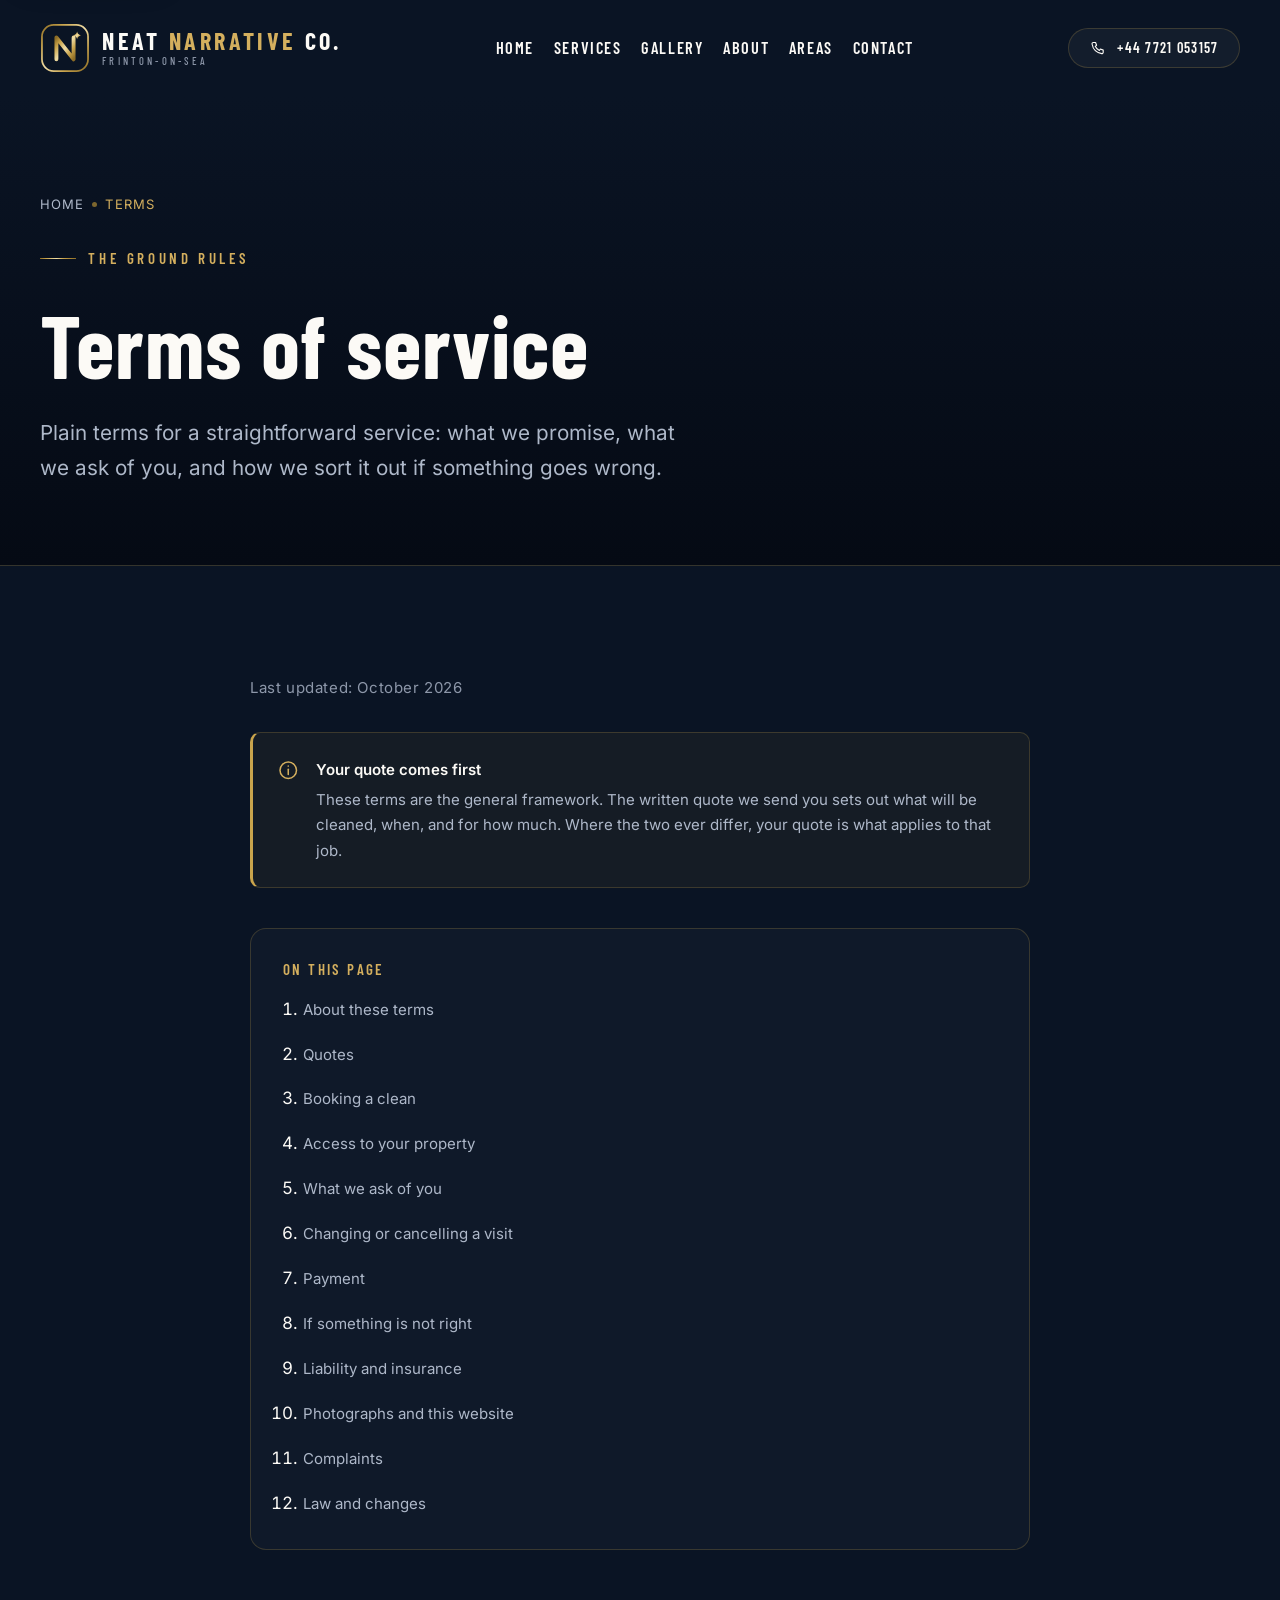
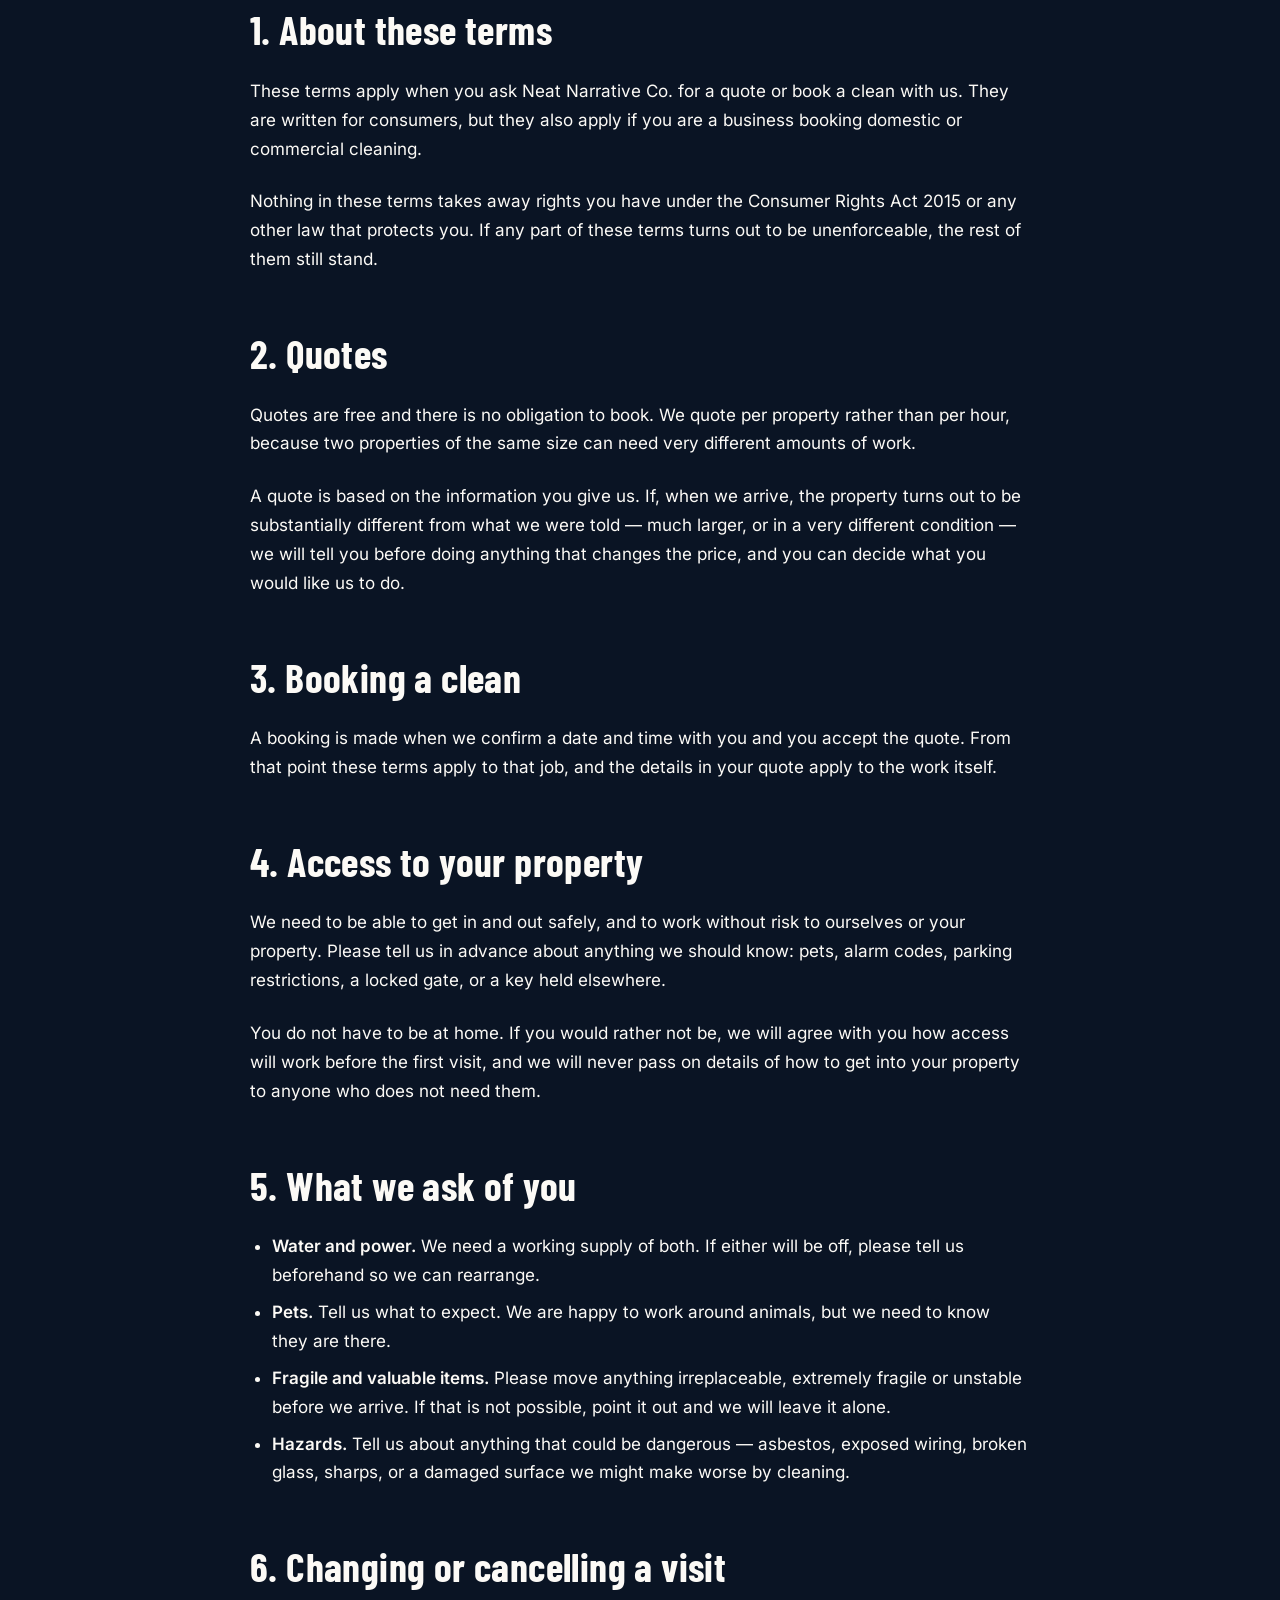
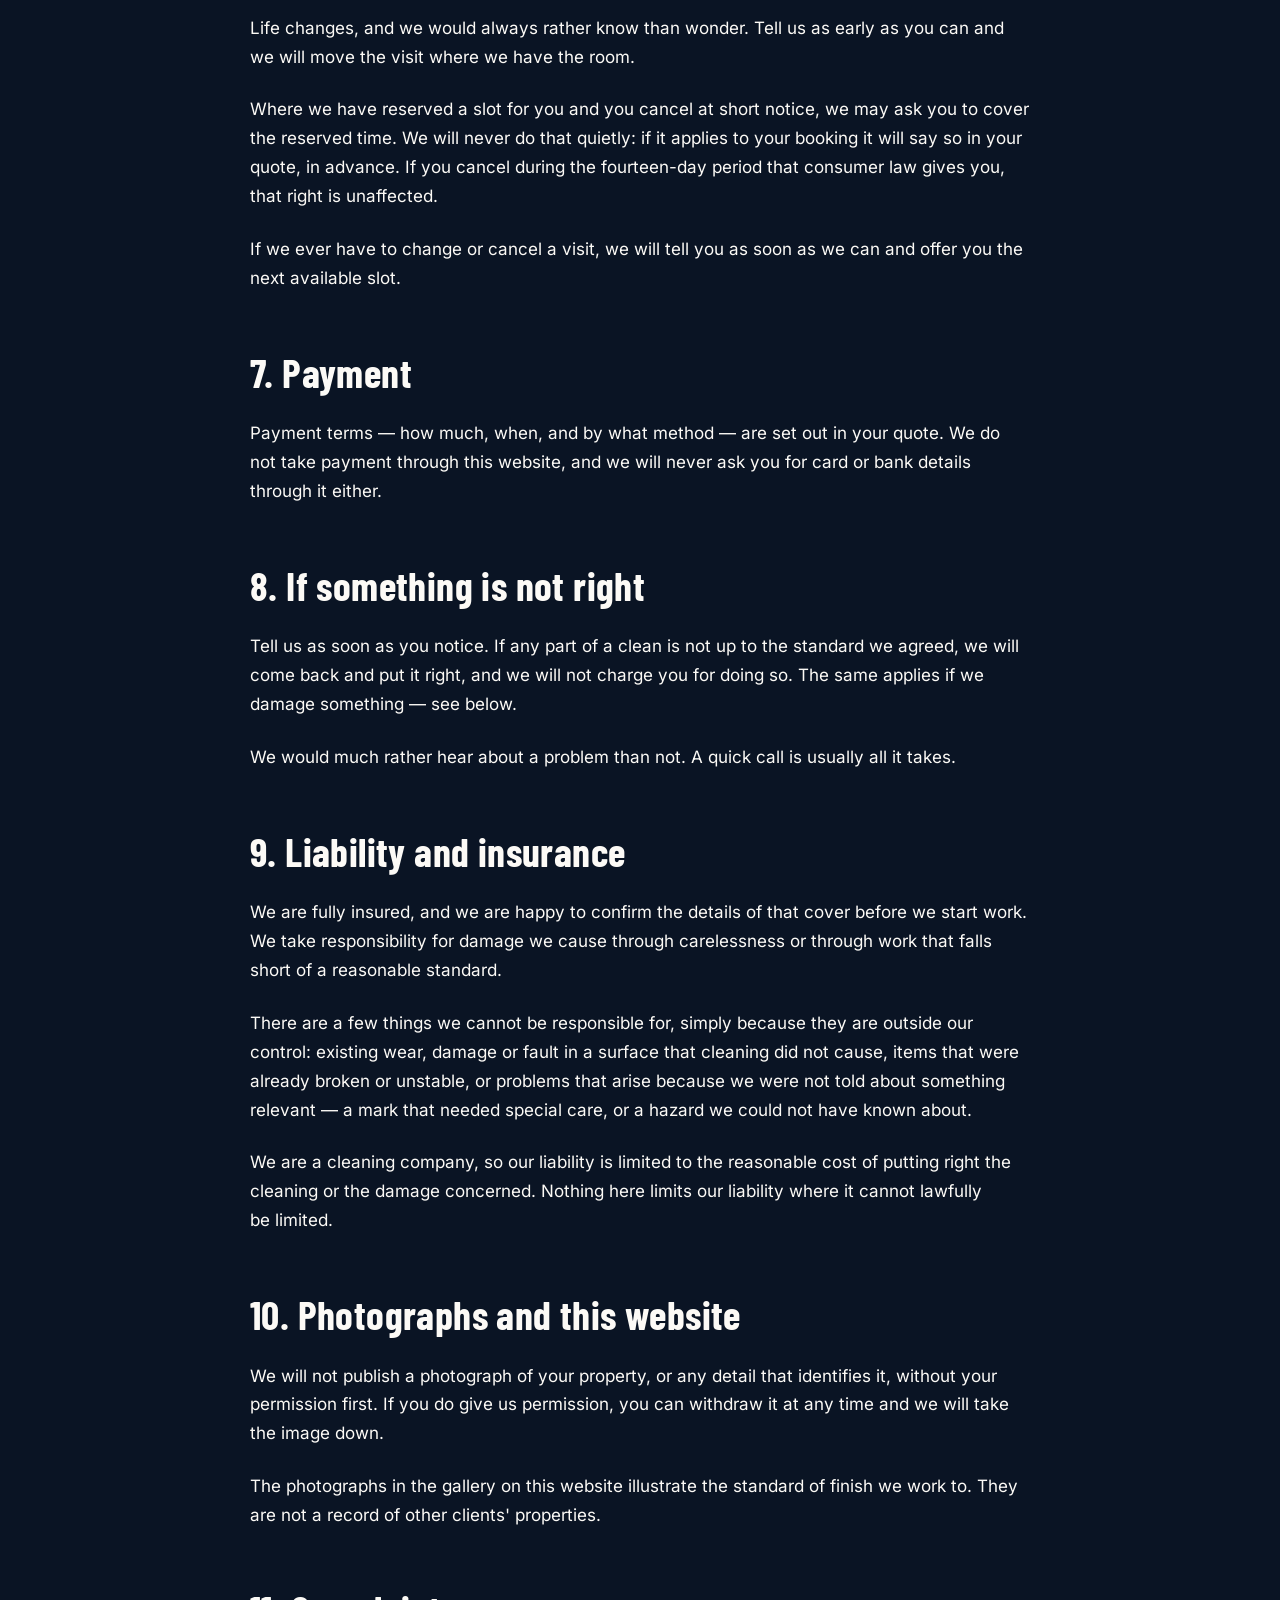
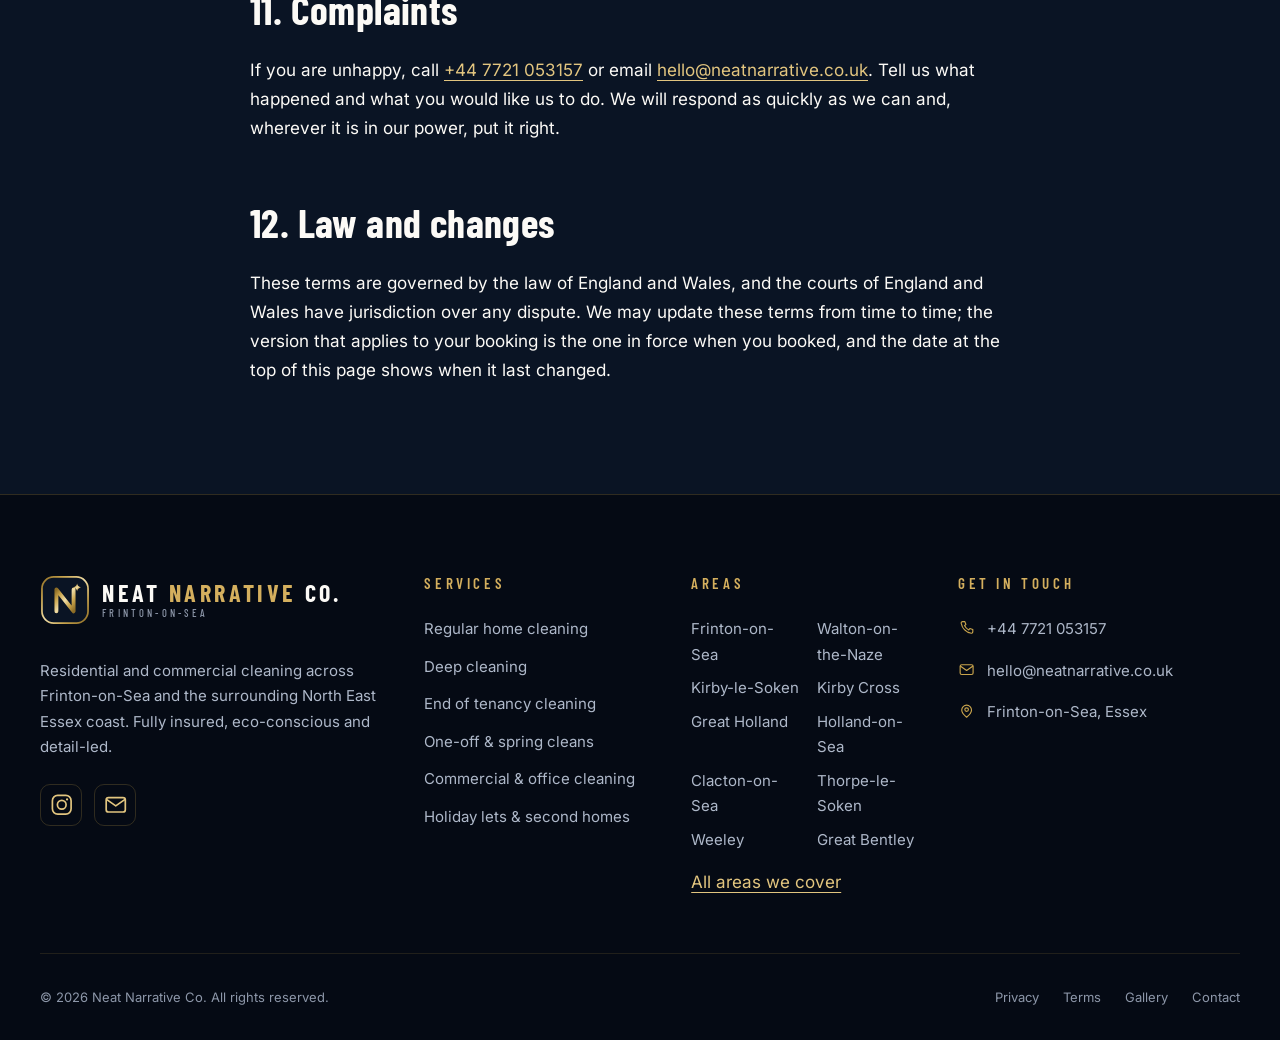
<file: terms.html>
<!DOCTYPE html>
<html lang="en-GB">
<head>
  <meta charset="utf-8">
  <meta name="viewport" content="width=device-width, initial-scale=1">
  <script>document.documentElement.classList.add("js-reveal");</script>
  <title>Terms of Service | Neat Narrative Co.</title>
  <meta name="description" content="The terms on which Neat Narrative Co. provides cleaning services in Frinton-on-Sea and the surrounding North East Essex coast.">
  <meta name="robots" content="index,follow">
  <link rel="canonical" href="https://neatnarrative.co.uk/terms.html">
  <meta name="theme-color" content="#0a1424">

  <link rel="icon" href="favicon.ico" sizes="any">
  <link rel="icon" href="favicon.svg" type="image/svg+xml">
  <link rel="apple-touch-icon" href="assets/images/apple-touch-icon.png">
  <link rel="manifest" href="site.webmanifest">

  <link rel="stylesheet" href="assets/css/fonts.css">

  <link rel="stylesheet" href="assets/css/tokens.css">
  <link rel="stylesheet" href="assets/css/base.css">
  <link rel="stylesheet" href="assets/css/layout.css">
  <link rel="stylesheet" href="assets/css/components.css">
  <link rel="stylesheet" href="assets/css/pages.css">

  <script src="assets/js/site-config.js" defer></script>
  <script src="assets/js/nav.js" defer></script>
  <script src="assets/js/reveal.js" defer></script>
</head>

<body>
  <a class="skip-link" href="#main">Skip to content</a>

  <header class="site-header" data-header data-scrolled="false">
    <div class="container container--wide site-header__inner">
      <a class="brand" href="index.html" aria-label="Neat Narrative Co. — home">
        <img class="brand__mark" src="assets/icons/brand-mark.svg" alt="" width="50" height="50">
        <span class="brand__text">
          <span class="brand__name">Neat <em>Narrative</em> Co.</span>
          <span class="brand__tagline">Frinton-on-Sea</span>
        </span>
      </a>

      <nav class="site-nav" aria-label="Primary">
        <ul class="site-nav__list">
          <li><a class="site-nav__link" href="index.html">Home</a></li>
          <li><a class="site-nav__link" href="services.html">Services</a></li>
          <li><a class="site-nav__link" href="gallery.html">Gallery</a></li>
          <li><a class="site-nav__link" href="about.html">About</a></li>
          <li><a class="site-nav__link" href="areas.html">Areas</a></li>
          <li><a class="site-nav__link" href="contact.html">Contact</a></li>
        </ul>
      </nav>

      <div class="site-header__actions">
        <a class="btn btn--quiet btn--sm site-header__cta" href="tel:+441255724005">
          <svg class="icon" aria-hidden="true" focusable="false"><use href="assets/icons/sprite.svg#icon-phone"></use></svg>
          +44 7721 053157
        </a>
        <button class="nav-toggle" type="button" data-nav-toggle aria-expanded="false" aria-controls="mobile-nav">
          <span class="nav-toggle__bars" aria-hidden="true"></span>
          <span class="visually-hidden">Open menu</span>
        </button>
      </div>
    </div>
  </header>

  <div class="mobile-drawer" id="mobile-nav" data-nav-drawer data-open="false" aria-hidden="true" role="dialog" aria-modal="true" aria-label="Site menu">
    <div class="mobile-drawer__top">
      <span class="brand">
        <img class="brand__mark" src="assets/icons/brand-mark.svg" alt="" width="50" height="50">
        <span class="brand__text">
          <span class="brand__name">Neat <em>Narrative</em> Co.</span>
          <span class="brand__tagline">Frinton-on-Sea</span>
        </span>
      </span>
      <button class="mobile-drawer__close" type="button" data-nav-close>
        <svg class="icon" aria-hidden="true" focusable="false"><use href="assets/icons/sprite.svg#icon-x"></use></svg>
        <span class="visually-hidden">Close menu</span>
      </button>
    </div>

    <div class="mobile-drawer__body">
      <ul class="mobile-drawer__list">
        <li><a class="mobile-drawer__link" href="index.html">Home <svg class="icon" aria-hidden="true" focusable="false"><use href="assets/icons/sprite.svg#icon-arrow-right"></use></svg></a></li>
        <li><a class="mobile-drawer__link" href="services.html">Services <svg class="icon" aria-hidden="true" focusable="false"><use href="assets/icons/sprite.svg#icon-arrow-right"></use></svg></a></li>
        <li><a class="mobile-drawer__link" href="gallery.html">Gallery <svg class="icon" aria-hidden="true" focusable="false"><use href="assets/icons/sprite.svg#icon-arrow-right"></use></svg></a></li>
        <li><a class="mobile-drawer__link" href="about.html">About <svg class="icon" aria-hidden="true" focusable="false"><use href="assets/icons/sprite.svg#icon-arrow-right"></use></svg></a></li>
        <li><a class="mobile-drawer__link" href="areas.html">Areas <svg class="icon" aria-hidden="true" focusable="false"><use href="assets/icons/sprite.svg#icon-arrow-right"></use></svg></a></li>
        <li><a class="mobile-drawer__link" href="contact.html">Contact <svg class="icon" aria-hidden="true" focusable="false"><use href="assets/icons/sprite.svg#icon-arrow-right"></use></svg></a></li>
      </ul>

      <div class="mobile-drawer__contact">
        <a class="btn btn--primary btn--block" href="contact.html">Request a quote</a>
        <a class="btn btn--ghost btn--block" href="tel:+441255724005">
          <svg class="icon" aria-hidden="true" focusable="false"><use href="assets/icons/sprite.svg#icon-phone"></use></svg>
          +44 7721 053157
        </a>
      </div>
    </div>
  </div>

  <main id="main">
    <section class="page-hero" aria-labelledby="terms-title">
      <div class="container container--wide">
        <div class="page-hero__inner">
          <nav aria-label="Breadcrumb">
            <ol class="breadcrumbs">
              <li><a href="index.html">Home</a></li>
              <li aria-current="page">Terms</li>
            </ol>
          </nav>

          <p class="section-heading__eyebrow">The ground rules</p>
          <h1 class="page-hero__title" id="terms-title">Terms of service</h1>
          <p class="page-hero__lede">
            Plain terms for a straightforward service: what we promise, what we ask of you,
            and how we sort it out if something goes wrong.
          </p>
        </div>
      </div>
    </section>

    <section class="section" aria-labelledby="terms-body-title">
      <div class="container container--narrow">
        <h2 class="visually-hidden" id="terms-body-title">Terms of service in full</h2>

        <p class="prose__meta" style="margin-bottom: var(--space-6);">Last updated: October 2026</p>

        <div class="notice" style="margin-bottom: var(--space-7);">
          <svg class="icon icon--lg" aria-hidden="true" focusable="false"><use href="assets/icons/sprite.svg#icon-info"></use></svg>
          <div>
            <strong>Your quote comes first</strong>
            These terms are the general framework. The written quote we send you sets out what
            will be cleaned, when, and for how much. Where the two ever differ, your quote is
            what applies to that job.
          </div>
        </div>

        <nav class="toc" aria-label="On this page" style="margin-bottom: var(--space-8);">
          <h3 class="toc__title">On this page</h3>
          <ol>
            <li><a href="#about">About these terms</a></li>
            <li><a href="#quotes">Quotes</a></li>
            <li><a href="#booking">Booking a clean</a></li>
            <li><a href="#access">Access to your property</a></li>
            <li><a href="#your-side">What we ask of you</a></li>
            <li><a href="#changes">Changing or cancelling a visit</a></li>
            <li><a href="#payment">Payment</a></li>
            <li><a href="#not-right">If something is not right</a></li>
            <li><a href="#liability">Liability and insurance</a></li>
            <li><a href="#photographs">Photographs and this website</a></li>
            <li><a href="#complaints">Complaints</a></li>
            <li><a href="#law">Law and changes</a></li>
          </ol>
        </nav>

        <div class="prose">
          <h2 id="about">1. About these terms</h2>
          <p>
            These terms apply when you ask Neat Narrative Co. for a quote or book a clean with
            us. They are written for consumers, but they also apply if you are a business
            booking domestic or commercial cleaning.
          </p>
          <p>
            Nothing in these terms takes away rights you have under the Consumer Rights Act
            2015 or any other law that protects you. If any part of these terms turns out to be
            unenforceable, the rest of them still stand.
          </p>

          <h2 id="quotes">2. Quotes</h2>
          <p>
            Quotes are free and there is no obligation to book. We quote per property rather
            than per hour, because two properties of the same size can need very different
            amounts of work.
          </p>
          <p>
            A quote is based on the information you give us. If, when we arrive, the property
            turns out to be substantially different from what we were told — much larger, or in
            a very different condition — we will tell you before doing anything that changes the
            price, and you can decide what you would like us to do.
          </p>

          <h2 id="booking">3. Booking a clean</h2>
          <p>
            A booking is made when we confirm a date and time with you and you accept the
            quote. From that point these terms apply to that job, and the details in your quote
            apply to the work itself.
          </p>

          <h2 id="access">4. Access to your property</h2>
          <p>
            We need to be able to get in and out safely, and to work without risk to ourselves
            or your property. Please tell us in advance about anything we should know: pets,
            alarm codes, parking restrictions, a locked gate, or a key held elsewhere.
          </p>
          <p>
            You do not have to be at home. If you would rather not be, we will agree with you
            how access will work before the first visit, and we will never pass on details of
            how to get into your property to anyone who does not need them.
          </p>

          <h2 id="your-side">5. What we ask of you</h2>
          <ul>
            <li>
              <strong>Water and power.</strong> We need a working supply of both. If either
              will be off, please tell us beforehand so we can rearrange.
            </li>
            <li>
              <strong>Pets.</strong> Tell us what to expect. We are happy to work around
              animals, but we need to know they are there.
            </li>
            <li>
              <strong>Fragile and valuable items.</strong> Please move anything irreplaceable,
              extremely fragile or unstable before we arrive. If that is not possible, point it
              out and we will leave it alone.
            </li>
            <li>
              <strong>Hazards.</strong> Tell us about anything that could be dangerous —
              asbestos, exposed wiring, broken glass, sharps, or a damaged surface we might make
              worse by cleaning.
            </li>
          </ul>

          <h2 id="changes">6. Changing or cancelling a visit</h2>
          <p>
            Life changes, and we would always rather know than wonder. Tell us as early as you
            can and we will move the visit where we have the room.
          </p>
          <p>
            Where we have reserved a slot for you and you cancel at short notice, we may ask you
            to cover the reserved time. We will never do that quietly: if it applies to your
            booking it will say so in your quote, in advance. If you cancel during the
            fourteen-day period that consumer law gives you, that right is unaffected.
          </p>
          <p>
            If we ever have to change or cancel a visit, we will tell you as soon as we can and
            offer you the next available slot.
          </p>

          <h2 id="payment">7. Payment</h2>
          <p>
            Payment terms — how much, when, and by what method — are set out in your quote. We
            do not take payment through this website, and we will never ask you for card or bank
            details through it either.
          </p>

          <h2 id="not-right">8. If something is not right</h2>
          <p>
            Tell us as soon as you notice. If any part of a clean is not up to the standard we
            agreed, we will come back and put it right, and we will not charge you for doing so.
            The same applies if we damage something — see below.
          </p>
          <p>
            We would much rather hear about a problem than not. A quick call is usually all it
            takes.
          </p>

          <h2 id="liability">9. Liability and insurance</h2>
          <p>
            We are fully insured, and we are happy to confirm the details of that cover before we
            start work. We take responsibility for damage we cause through carelessness or
            through work that falls short of a reasonable standard.
          </p>
          <p>
            There are a few things we cannot be responsible for, simply because they are outside
            our control: existing wear, damage or fault in a surface that cleaning did not
            cause, items that were already broken or unstable, or problems that arise because we
            were not told about something relevant — a mark that needed special care, or a
            hazard we could not have known about.
          </p>
          <p>
            We are a cleaning company, so our liability is limited to the reasonable cost of
            putting right the cleaning or the damage concerned. Nothing here limits our
            liability where it cannot lawfully be limited.
          </p>

          <h2 id="photographs">10. Photographs and this website</h2>
          <p>
            We will not publish a photograph of your property, or any detail that identifies it,
            without your permission first. If you do give us permission, you can withdraw it at
            any time and we will take the image down.
          </p>
          <p>
            The photographs in the gallery on this website illustrate the standard of finish we
            work to. They are not a record of other clients' properties.
          </p>

          <h2 id="complaints">11. Complaints</h2>
          <p>
            If you are unhappy, call <a href="tel:+441255724005">+44 7721 053157</a> or email
            <a href="mailto:pattymcharis15@gmail.com">hello@neatnarrative.co.uk</a>. Tell us
            what happened and what you would like us to do. We will respond as quickly as we can
            and, wherever it is in our power, put it right.
          </p>

          <h2 id="law">12. Law and changes</h2>
          <p>
            These terms are governed by the law of England and Wales, and the courts of England
            and Wales have jurisdiction over any dispute. We may update these terms from time to
            time; the version that applies to your booking is the one in force when you booked,
            and the date at the top of this page shows when it last changed.
          </p>
        </div>
      </div>
    </section>
  </main>

  <footer class="site-footer">
    <div class="container container--wide">
      <div class="site-footer__grid">
        <div class="site-footer__about">
          <a class="brand" href="index.html" aria-label="Neat Narrative Co. — home">
            <img class="brand__mark" src="assets/icons/brand-mark.svg" alt="" width="50" height="50">
            <span class="brand__text">
              <span class="brand__name">Neat <em>Narrative</em> Co.</span>
              <span class="brand__tagline">Frinton-on-Sea</span>
            </span>
          </a>
          <p class="site-footer__blurb">
            Residential and commercial cleaning across Frinton-on-Sea and the surrounding
            North East Essex coast. Fully insured, eco-conscious and detail-led.
          </p>
          <div class="site-footer__social">
            <a class="social-link" href="https://www.instagram.com/neatnarrativeco/" target="_blank" rel="noopener noreferrer" aria-label="Neat Narrative Co. on Instagram">
              <svg class="icon icon--lg" aria-hidden="true" focusable="false"><use href="assets/icons/sprite.svg#icon-instagram"></use></svg>
            </a>
            <a class="social-link" href="mailto:pattymcharis15@gmail.com" aria-label="Email Neat Narrative Co.">
              <svg class="icon icon--lg" aria-hidden="true" focusable="false"><use href="assets/icons/sprite.svg#icon-mail"></use></svg>
            </a>
          </div>
        </div>

        <nav aria-label="Services">
          <h2 class="footer-heading">Services</h2>
          <ul class="footer-list">
            <li><a href="services.html#regular-cleaning">Regular home cleaning</a></li>
            <li><a href="services.html#deep-cleaning">Deep cleaning</a></li>
            <li><a href="services.html#end-of-tenancy">End of tenancy cleaning</a></li>
            <li><a href="services.html#one-off">One-off & spring cleans</a></li>
            <li><a href="services.html#commercial">Commercial & office cleaning</a></li>
            <li><a href="services.html#holiday-lets">Holiday lets & second homes</a></li>
          </ul>
        </nav>

        <nav aria-label="Areas covered">
          <h2 class="footer-heading">Areas</h2>
          <ul class="footer-list footer-list--areas">
            <li>Frinton-on-Sea</li>
            <li>Walton-on-the-Naze</li>
            <li>Kirby-le-Soken</li>
            <li>Kirby Cross</li>
            <li>Great Holland</li>
            <li>Holland-on-Sea</li>
            <li>Clacton-on-Sea</li>
            <li>Thorpe-le-Soken</li>
            <li>Weeley</li>
            <li>Great Bentley</li>
          </ul>
          <p style="margin-top: var(--space-4);">
            <a href="areas.html">All areas we cover</a>
          </p>
        </nav>

        <div>
          <h2 class="footer-heading">Get in touch</h2>
          <div class="footer-contact">
            <a class="footer-contact__item" href="tel:+441255724005">
              <svg class="icon" aria-hidden="true" focusable="false"><use href="assets/icons/sprite.svg#icon-phone"></use></svg>
              <span>+44 7721 053157</span>
            </a>
            <a class="footer-contact__item" href="mailto:pattymcharis15@gmail.com">
              <svg class="icon" aria-hidden="true" focusable="false"><use href="assets/icons/sprite.svg#icon-mail"></use></svg>
              <span>hello@neatnarrative.co.uk</span>
            </a>
            <span class="footer-contact__item">
              <svg class="icon" aria-hidden="true" focusable="false"><use href="assets/icons/sprite.svg#icon-map-pin"></use></svg>
              <span>Frinton-on-Sea, Essex</span>
            </span>
          </div>
        </div>
      </div>

      <div class="site-footer__bottom">
        <p>&copy; <span data-year>2026</span> Neat Narrative Co. All rights reserved.</p>
        <ul class="site-footer__legal">
          <li><a href="privacy.html">Privacy</a></li>
          <li><a href="terms.html">Terms</a></li>
          <li><a href="gallery.html">Gallery</a></li>
          <li><a href="contact.html">Contact</a></li>
        </ul>
      </div>
    </div>
  </footer>

  <div class="mobile-contact-bar" data-mobile-bar data-visible="false">
    <a class="mobile-contact-bar__item" href="tel:+441255724005">
      <svg class="icon" aria-hidden="true" focusable="false"><use href="assets/icons/sprite.svg#icon-phone"></use></svg>
      Call
    </a>
    <a class="mobile-contact-bar__item mobile-contact-bar__item--primary" href="contact.html">
      Get a quote
      <svg class="icon" aria-hidden="true" focusable="false"><use href="assets/icons/sprite.svg#icon-arrow-right"></use></svg>
    </a>
  </div>
</body>
</html>
</file>
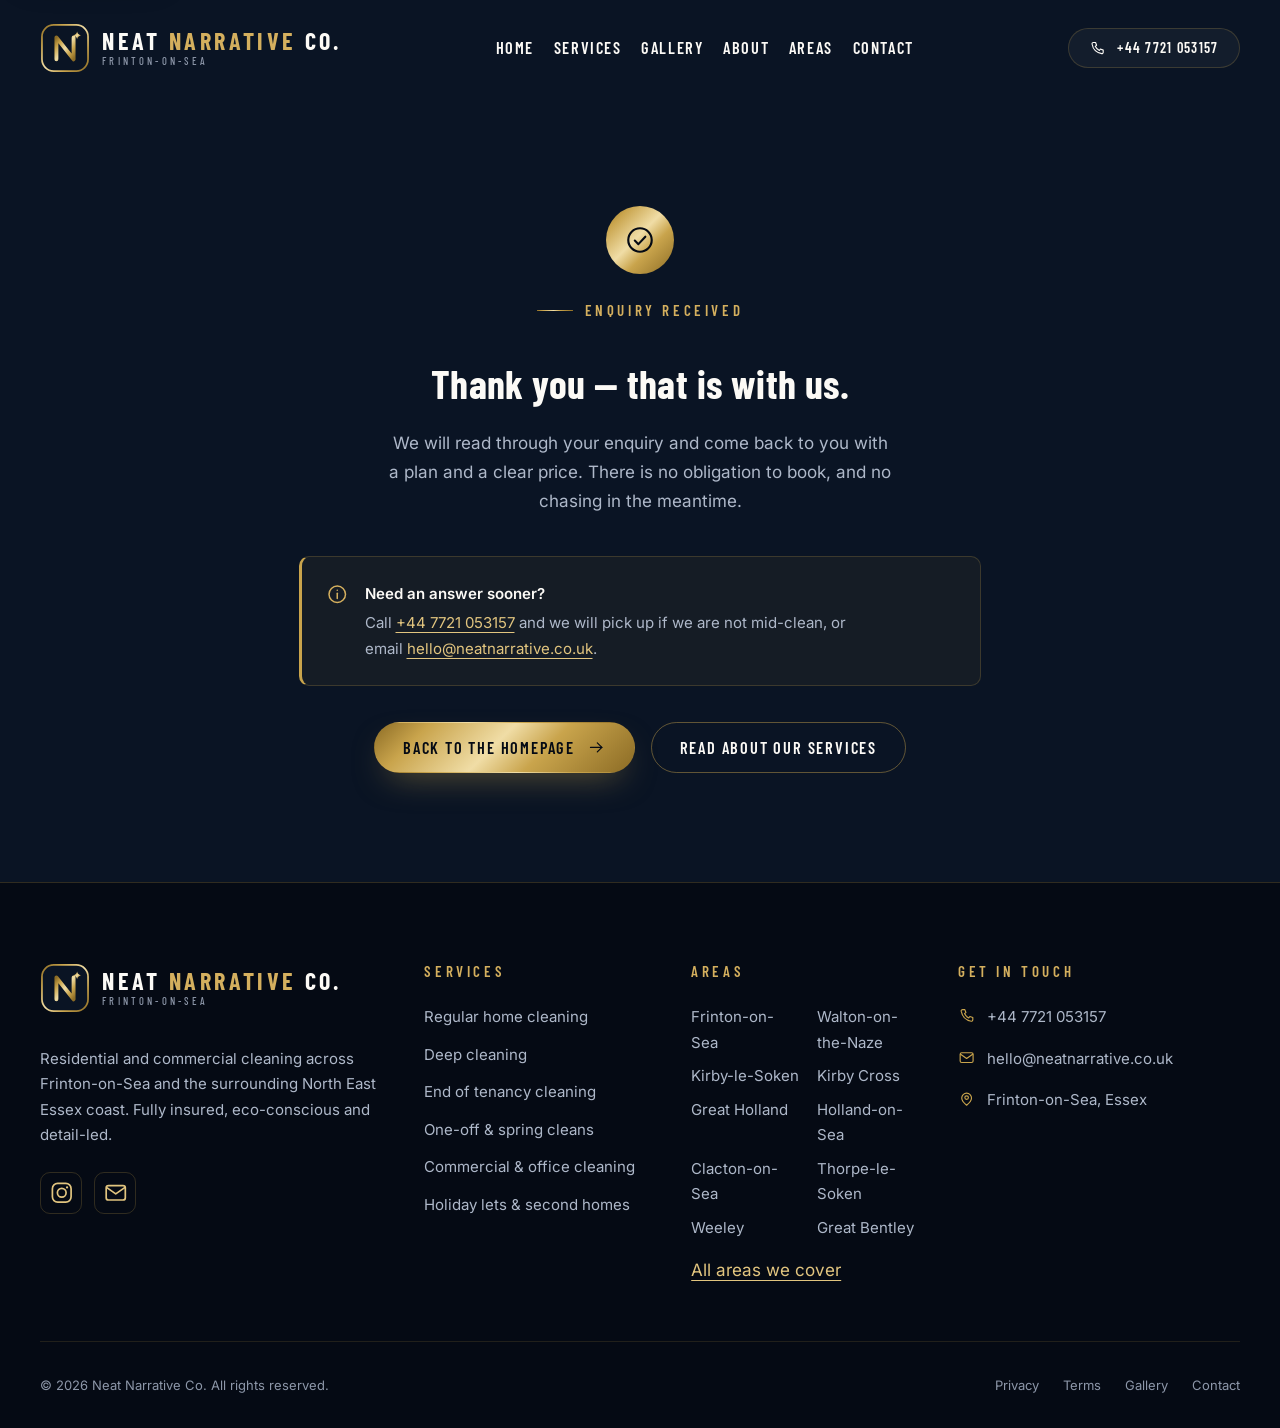
<file: thank-you.html>
<!DOCTYPE html>
<html lang="en-GB">
<head>
  <meta charset="utf-8">
  <meta name="viewport" content="width=device-width, initial-scale=1">
  <script>document.documentElement.classList.add("js-reveal");</script>
  <title>Thank You | Neat Narrative Co.</title>
  <meta name="description" content="Thank you — your cleaning enquiry has reached Neat Narrative Co. We will come back to you with a plan and a clear price.">
  <meta name="robots" content="noindex,follow">
  <link rel="canonical" href="https://neatnarrative.co.uk/thank-you.html">
  <meta name="theme-color" content="#0a1424">

  <link rel="icon" href="favicon.ico" sizes="any">
  <link rel="icon" href="favicon.svg" type="image/svg+xml">
  <link rel="apple-touch-icon" href="assets/images/apple-touch-icon.png">
  <link rel="manifest" href="site.webmanifest">

  <link rel="stylesheet" href="assets/css/fonts.css">

  <link rel="stylesheet" href="assets/css/tokens.css">
  <link rel="stylesheet" href="assets/css/base.css">
  <link rel="stylesheet" href="assets/css/layout.css">
  <link rel="stylesheet" href="assets/css/components.css">
  <link rel="stylesheet" href="assets/css/pages.css">

  <script src="assets/js/site-config.js" defer></script>
  <script src="assets/js/nav.js" defer></script>
  <script src="assets/js/reveal.js" defer></script>
</head>

<body>
  <a class="skip-link" href="#main">Skip to content</a>

  <header class="site-header" data-header data-scrolled="false">
    <div class="container container--wide site-header__inner">
      <a class="brand" href="index.html" aria-label="Neat Narrative Co. — home">
        <img class="brand__mark" src="assets/icons/brand-mark.svg" alt="" width="50" height="50">
        <span class="brand__text">
          <span class="brand__name">Neat <em>Narrative</em> Co.</span>
          <span class="brand__tagline">Frinton-on-Sea</span>
        </span>
      </a>

      <nav class="site-nav" aria-label="Primary">
        <ul class="site-nav__list">
          <li><a class="site-nav__link" href="index.html">Home</a></li>
          <li><a class="site-nav__link" href="services.html">Services</a></li>
          <li><a class="site-nav__link" href="gallery.html">Gallery</a></li>
          <li><a class="site-nav__link" href="about.html">About</a></li>
          <li><a class="site-nav__link" href="areas.html">Areas</a></li>
          <li><a class="site-nav__link" href="contact.html">Contact</a></li>
        </ul>
      </nav>

      <div class="site-header__actions">
        <a class="btn btn--quiet btn--sm site-header__cta" href="tel:+44 7721 053157">
          <svg class="icon" aria-hidden="true" focusable="false"><use href="assets/icons/sprite.svg#icon-phone"></use></svg>
          +44 7721 053157
        </a>
        <button class="nav-toggle" type="button" data-nav-toggle aria-expanded="false" aria-controls="mobile-nav">
          <span class="nav-toggle__bars" aria-hidden="true"></span>
          <span class="visually-hidden">Open menu</span>
        </button>
      </div>
    </div>
  </header>

  <div class="mobile-drawer" id="mobile-nav" data-nav-drawer data-open="false" aria-hidden="true" role="dialog" aria-modal="true" aria-label="Site menu">
    <div class="mobile-drawer__top">
      <span class="brand">
        <img class="brand__mark" src="assets/icons/brand-mark.svg" alt="" width="50" height="50">
        <span class="brand__text">
          <span class="brand__name">Neat <em>Narrative</em> Co.</span>
          <span class="brand__tagline">Frinton-on-Sea</span>
        </span>
      </span>
      <button class="mobile-drawer__close" type="button" data-nav-close>
        <svg class="icon" aria-hidden="true" focusable="false"><use href="assets/icons/sprite.svg#icon-x"></use></svg>
        <span class="visually-hidden">Close menu</span>
      </button>
    </div>

    <div class="mobile-drawer__body">
      <ul class="mobile-drawer__list">
        <li><a class="mobile-drawer__link" href="index.html">Home <svg class="icon" aria-hidden="true" focusable="false"><use href="assets/icons/sprite.svg#icon-arrow-right"></use></svg></a></li>
        <li><a class="mobile-drawer__link" href="services.html">Services <svg class="icon" aria-hidden="true" focusable="false"><use href="assets/icons/sprite.svg#icon-arrow-right"></use></svg></a></li>
        <li><a class="mobile-drawer__link" href="gallery.html">Gallery <svg class="icon" aria-hidden="true" focusable="false"><use href="assets/icons/sprite.svg#icon-arrow-right"></use></svg></a></li>
        <li><a class="mobile-drawer__link" href="about.html">About <svg class="icon" aria-hidden="true" focusable="false"><use href="assets/icons/sprite.svg#icon-arrow-right"></use></svg></a></li>
        <li><a class="mobile-drawer__link" href="areas.html">Areas <svg class="icon" aria-hidden="true" focusable="false"><use href="assets/icons/sprite.svg#icon-arrow-right"></use></svg></a></li>
        <li><a class="mobile-drawer__link" href="contact.html">Contact <svg class="icon" aria-hidden="true" focusable="false"><use href="assets/icons/sprite.svg#icon-arrow-right"></use></svg></a></li>
      </ul>

      <div class="mobile-drawer__contact">
        <a class="btn btn--primary btn--block" href="contact.html">Request a quote</a>
        <a class="btn btn--ghost btn--block" href="tel:+44 7721 053157">
          <svg class="icon" aria-hidden="true" focusable="false"><use href="assets/icons/sprite.svg#icon-phone"></use></svg>
         +44 7721 053157
        </a>
      </div>
    </div>
  </div>

  <main id="main">
    <section class="section" aria-labelledby="thanks-title">
      <div class="container container--narrow">
        <div class="thanks-panel">
          <span class="success-panel__icon" aria-hidden="true">
            <svg class="icon icon--xl" aria-hidden="true" focusable="false"><use href="assets/icons/sprite.svg#icon-check-circle"></use></svg>
          </span>

          <p class="section-heading__eyebrow">Enquiry received</p>
          <h1 class="success-panel__title" id="thanks-title">Thank you — that is with us.</h1>
          <p class="success-panel__text">
            We will read through your enquiry and come back to you with a plan and a clear
            price. There is no obligation to book, and no chasing in the meantime.
          </p>

          <p class="notice" style="text-align: left;">
            <svg class="icon icon--lg" aria-hidden="true" focusable="false"><use href="assets/icons/sprite.svg#icon-info"></use></svg>
            <span>
              <strong>Need an answer sooner?</strong>
              Call <a href="tel:+44 7721 053157"> +44 7721 053157</a> and we will pick up if we are
              not mid-clean, or email
              <a href="mailto:pattymcharis15@gmail.com">hello@neatnarrative.co.uk</a>.
            </span>
          </p>

          <div class="thanks-panel__actions">
            <a class="btn btn--primary" href="index.html">
              Back to the homepage
              <svg class="icon" aria-hidden="true" focusable="false"><use href="assets/icons/sprite.svg#icon-arrow-right"></use></svg>
            </a>
            <a class="btn btn--ghost" href="services.html">Read about our services</a>
          </div>
        </div>
      </div>
    </section>
  </main>

  <footer class="site-footer">
    <div class="container container--wide">
      <div class="site-footer__grid">
        <div class="site-footer__about">
          <a class="brand" href="index.html" aria-label="Neat Narrative Co. — home">
            <img class="brand__mark" src="assets/icons/brand-mark.svg" alt="" width="50" height="50">
            <span class="brand__text">
              <span class="brand__name">Neat <em>Narrative</em> Co.</span>
              <span class="brand__tagline">Frinton-on-Sea</span>
            </span>
          </a>
          <p class="site-footer__blurb">
            Residential and commercial cleaning across Frinton-on-Sea and the surrounding
            North East Essex coast. Fully insured, eco-conscious and detail-led.
          </p>
          <div class="site-footer__social">
            <a class="social-link" href="https://www.instagram.com/neatnarrativeco/" target="_blank" rel="noopener noreferrer" aria-label="Neat Narrative Co. on Instagram">
              <svg class="icon icon--lg" aria-hidden="true" focusable="false"><use href="assets/icons/sprite.svg#icon-instagram"></use></svg>
            </a>
            <a class="social-link" href="mailto:pattymcharis15@gmail.com" aria-label="Email Neat Narrative Co.">
              <svg class="icon icon--lg" aria-hidden="true" focusable="false"><use href="assets/icons/sprite.svg#icon-mail"></use></svg>
            </a>
          </div>
        </div>

        <nav aria-label="Services">
          <h2 class="footer-heading">Services</h2>
          <ul class="footer-list">
            <li><a href="services.html#regular-cleaning">Regular home cleaning</a></li>
            <li><a href="services.html#deep-cleaning">Deep cleaning</a></li>
            <li><a href="services.html#end-of-tenancy">End of tenancy cleaning</a></li>
            <li><a href="services.html#one-off">One-off & spring cleans</a></li>
            <li><a href="services.html#commercial">Commercial & office cleaning</a></li>
            <li><a href="services.html#holiday-lets">Holiday lets & second homes</a></li>
          </ul>
        </nav>

        <nav aria-label="Areas covered">
          <h2 class="footer-heading">Areas</h2>
          <ul class="footer-list footer-list--areas">
            <li>Frinton-on-Sea</li>
            <li>Walton-on-the-Naze</li>
            <li>Kirby-le-Soken</li>
            <li>Kirby Cross</li>
            <li>Great Holland</li>
            <li>Holland-on-Sea</li>
            <li>Clacton-on-Sea</li>
            <li>Thorpe-le-Soken</li>
            <li>Weeley</li>
            <li>Great Bentley</li>
          </ul>
          <p style="margin-top: var(--space-4);">
            <a href="areas.html">All areas we cover</a>
          </p>
        </nav>

        <div>
          <h2 class="footer-heading">Get in touch</h2>
          <div class="footer-contact">
            <a class="footer-contact__item" href="tel:+441255724005">
              <svg class="icon" aria-hidden="true" focusable="false"><use href="assets/icons/sprite.svg#icon-phone"></use></svg>
              <span>+44 7721 053157</span>
            </a>
            <a class="footer-contact__item" href="mailto:pattymcharis15@gmail.com">
              <svg class="icon" aria-hidden="true" focusable="false"><use href="assets/icons/sprite.svg#icon-mail"></use></svg>
              <span>hello@neatnarrative.co.uk</span>
            </a>
            <span class="footer-contact__item">
              <svg class="icon" aria-hidden="true" focusable="false"><use href="assets/icons/sprite.svg#icon-map-pin"></use></svg>
              <span>Frinton-on-Sea, Essex</span>
            </span>
          </div>
        </div>
      </div>

      <div class="site-footer__bottom">
        <p>&copy; <span data-year>2026</span> Neat Narrative Co. All rights reserved.</p>
        <ul class="site-footer__legal">
          <li><a href="privacy.html">Privacy</a></li>
          <li><a href="terms.html">Terms</a></li>
          <li><a href="gallery.html">Gallery</a></li>
          <li><a href="contact.html">Contact</a></li>
        </ul>
      </div>
    </div>
  </footer>

  <div class="mobile-contact-bar" data-mobile-bar data-visible="false">
    <a class="mobile-contact-bar__item" href="tel:+441255724005">
      <svg class="icon" aria-hidden="true" focusable="false"><use href="assets/icons/sprite.svg#icon-phone"></use></svg>
      Call
    </a>
    <a class="mobile-contact-bar__item mobile-contact-bar__item--primary" href="contact.html">
      Get a quote
      <svg class="icon" aria-hidden="true" focusable="false"><use href="assets/icons/sprite.svg#icon-arrow-right"></use></svg>
    </a>
  </div>
</body>
</html>
</file>
<file: assets/css/fonts.css>
/* ==========================================================================
   Neat Narrative Co. — self-hosted webfonts
   --------------------------------------------------------------------------
   Generated by tools/vendor_fonts.py. Do not edit by hand — re-run the tool
   to refresh.

   Only the latin and latin-ext subsets are kept, which is everything the
   site's English copy needs. Serving the fonts from this domain means no
   visitor IP is disclosed to a third party for a cosmetic feature.
   ========================================================================== */

/* latin-ext */
@font-face {
  font-family: 'Barlow Condensed';
  font-style: italic;
  font-weight: 600;
  font-display: swap;
  src: url('../fonts/barlow-condensed-latin-ext-600-italic.woff2') format('woff2');
  unicode-range: U+0100-02BA, U+02BD-02C5, U+02C7-02CC, U+02CE-02D7, U+02DD-02FF, U+0304, U+0308, U+0329, U+1D00-1DBF, U+1E00-1E9F, U+1EF2-1EFF, U+2020, U+20A0-20AB, U+20AD-20C4, U+2113, U+2C60-2C7F, U+A720-A7FF;
}

/* latin */
@font-face {
  font-family: 'Barlow Condensed';
  font-style: italic;
  font-weight: 600;
  font-display: swap;
  src: url('../fonts/barlow-condensed-latin-600-italic.woff2') format('woff2');
  unicode-range: U+0000-00FF, U+0131, U+0152-0153, U+02BB-02BC, U+02C6, U+02DA, U+02DC, U+0304, U+0308, U+0329, U+2000-206F, U+20AC, U+2122, U+2191, U+2193, U+2212, U+2215, U+FEFF, U+FFFD;
}

/* latin-ext */
@font-face {
  font-family: 'Barlow Condensed';
  font-style: normal;
  font-weight: 400;
  font-display: swap;
  src: url('../fonts/barlow-condensed-latin-ext-400-normal.woff2') format('woff2');
  unicode-range: U+0100-02BA, U+02BD-02C5, U+02C7-02CC, U+02CE-02D7, U+02DD-02FF, U+0304, U+0308, U+0329, U+1D00-1DBF, U+1E00-1E9F, U+1EF2-1EFF, U+2020, U+20A0-20AB, U+20AD-20C4, U+2113, U+2C60-2C7F, U+A720-A7FF;
}

/* latin */
@font-face {
  font-family: 'Barlow Condensed';
  font-style: normal;
  font-weight: 400;
  font-display: swap;
  src: url('../fonts/barlow-condensed-latin-400-normal.woff2') format('woff2');
  unicode-range: U+0000-00FF, U+0131, U+0152-0153, U+02BB-02BC, U+02C6, U+02DA, U+02DC, U+0304, U+0308, U+0329, U+2000-206F, U+20AC, U+2122, U+2191, U+2193, U+2212, U+2215, U+FEFF, U+FFFD;
}

/* latin-ext */
@font-face {
  font-family: 'Barlow Condensed';
  font-style: normal;
  font-weight: 500;
  font-display: swap;
  src: url('../fonts/barlow-condensed-latin-ext-500-normal.woff2') format('woff2');
  unicode-range: U+0100-02BA, U+02BD-02C5, U+02C7-02CC, U+02CE-02D7, U+02DD-02FF, U+0304, U+0308, U+0329, U+1D00-1DBF, U+1E00-1E9F, U+1EF2-1EFF, U+2020, U+20A0-20AB, U+20AD-20C4, U+2113, U+2C60-2C7F, U+A720-A7FF;
}

/* latin */
@font-face {
  font-family: 'Barlow Condensed';
  font-style: normal;
  font-weight: 500;
  font-display: swap;
  src: url('../fonts/barlow-condensed-latin-500-normal.woff2') format('woff2');
  unicode-range: U+0000-00FF, U+0131, U+0152-0153, U+02BB-02BC, U+02C6, U+02DA, U+02DC, U+0304, U+0308, U+0329, U+2000-206F, U+20AC, U+2122, U+2191, U+2193, U+2212, U+2215, U+FEFF, U+FFFD;
}

/* latin-ext */
@font-face {
  font-family: 'Barlow Condensed';
  font-style: normal;
  font-weight: 600;
  font-display: swap;
  src: url('../fonts/barlow-condensed-latin-ext-600-normal.woff2') format('woff2');
  unicode-range: U+0100-02BA, U+02BD-02C5, U+02C7-02CC, U+02CE-02D7, U+02DD-02FF, U+0304, U+0308, U+0329, U+1D00-1DBF, U+1E00-1E9F, U+1EF2-1EFF, U+2020, U+20A0-20AB, U+20AD-20C4, U+2113, U+2C60-2C7F, U+A720-A7FF;
}

/* latin */
@font-face {
  font-family: 'Barlow Condensed';
  font-style: normal;
  font-weight: 600;
  font-display: swap;
  src: url('../fonts/barlow-condensed-latin-600-normal.woff2') format('woff2');
  unicode-range: U+0000-00FF, U+0131, U+0152-0153, U+02BB-02BC, U+02C6, U+02DA, U+02DC, U+0304, U+0308, U+0329, U+2000-206F, U+20AC, U+2122, U+2191, U+2193, U+2212, U+2215, U+FEFF, U+FFFD;
}

/* latin-ext */
@font-face {
  font-family: 'Barlow Condensed';
  font-style: normal;
  font-weight: 700;
  font-display: swap;
  src: url('../fonts/barlow-condensed-latin-ext-700-normal.woff2') format('woff2');
  unicode-range: U+0100-02BA, U+02BD-02C5, U+02C7-02CC, U+02CE-02D7, U+02DD-02FF, U+0304, U+0308, U+0329, U+1D00-1DBF, U+1E00-1E9F, U+1EF2-1EFF, U+2020, U+20A0-20AB, U+20AD-20C4, U+2113, U+2C60-2C7F, U+A720-A7FF;
}

/* latin */
@font-face {
  font-family: 'Barlow Condensed';
  font-style: normal;
  font-weight: 700;
  font-display: swap;
  src: url('../fonts/barlow-condensed-latin-700-normal.woff2') format('woff2');
  unicode-range: U+0000-00FF, U+0131, U+0152-0153, U+02BB-02BC, U+02C6, U+02DA, U+02DC, U+0304, U+0308, U+0329, U+2000-206F, U+20AC, U+2122, U+2191, U+2193, U+2212, U+2215, U+FEFF, U+FFFD;
}

/* latin-ext */
@font-face {
  font-family: 'Cormorant Garamond';
  font-style: italic;
  font-weight: 400;
  font-display: swap;
  src: url('../fonts/cormorant-garamond-latin-ext-400-italic.woff2') format('woff2');
  unicode-range: U+0100-02BA, U+02BD-02C5, U+02C7-02CC, U+02CE-02D7, U+02DD-02FF, U+0304, U+0308, U+0329, U+1D00-1DBF, U+1E00-1E9F, U+1EF2-1EFF, U+2020, U+20A0-20AB, U+20AD-20C4, U+2113, U+2C60-2C7F, U+A720-A7FF;
}

/* latin */
@font-face {
  font-family: 'Cormorant Garamond';
  font-style: italic;
  font-weight: 400;
  font-display: swap;
  src: url('../fonts/cormorant-garamond-latin-400-italic.woff2') format('woff2');
  unicode-range: U+0000-00FF, U+0131, U+0152-0153, U+02BB-02BC, U+02C6, U+02DA, U+02DC, U+0304, U+0308, U+0329, U+2000-206F, U+20AC, U+2122, U+2191, U+2193, U+2212, U+2215, U+FEFF, U+FFFD;
}

/* latin-ext */
@font-face {
  font-family: 'Cormorant Garamond';
  font-style: italic;
  font-weight: 500;
  font-display: swap;
  src: url('../fonts/cormorant-garamond-latin-ext-500-italic.woff2') format('woff2');
  unicode-range: U+0100-02BA, U+02BD-02C5, U+02C7-02CC, U+02CE-02D7, U+02DD-02FF, U+0304, U+0308, U+0329, U+1D00-1DBF, U+1E00-1E9F, U+1EF2-1EFF, U+2020, U+20A0-20AB, U+20AD-20C4, U+2113, U+2C60-2C7F, U+A720-A7FF;
}

/* latin */
@font-face {
  font-family: 'Cormorant Garamond';
  font-style: italic;
  font-weight: 500;
  font-display: swap;
  src: url('../fonts/cormorant-garamond-latin-500-italic.woff2') format('woff2');
  unicode-range: U+0000-00FF, U+0131, U+0152-0153, U+02BB-02BC, U+02C6, U+02DA, U+02DC, U+0304, U+0308, U+0329, U+2000-206F, U+20AC, U+2122, U+2191, U+2193, U+2212, U+2215, U+FEFF, U+FFFD;
}

/* latin-ext */
@font-face {
  font-family: 'Cormorant Garamond';
  font-style: italic;
  font-weight: 600;
  font-display: swap;
  src: url('../fonts/cormorant-garamond-latin-ext-600-italic.woff2') format('woff2');
  unicode-range: U+0100-02BA, U+02BD-02C5, U+02C7-02CC, U+02CE-02D7, U+02DD-02FF, U+0304, U+0308, U+0329, U+1D00-1DBF, U+1E00-1E9F, U+1EF2-1EFF, U+2020, U+20A0-20AB, U+20AD-20C4, U+2113, U+2C60-2C7F, U+A720-A7FF;
}

/* latin */
@font-face {
  font-family: 'Cormorant Garamond';
  font-style: italic;
  font-weight: 600;
  font-display: swap;
  src: url('../fonts/cormorant-garamond-latin-600-italic.woff2') format('woff2');
  unicode-range: U+0000-00FF, U+0131, U+0152-0153, U+02BB-02BC, U+02C6, U+02DA, U+02DC, U+0304, U+0308, U+0329, U+2000-206F, U+20AC, U+2122, U+2191, U+2193, U+2212, U+2215, U+FEFF, U+FFFD;
}

/* latin-ext */
@font-face {
  font-family: 'Cormorant Garamond';
  font-style: normal;
  font-weight: 400;
  font-display: swap;
  src: url('../fonts/cormorant-garamond-latin-ext-400-normal.woff2') format('woff2');
  unicode-range: U+0100-02BA, U+02BD-02C5, U+02C7-02CC, U+02CE-02D7, U+02DD-02FF, U+0304, U+0308, U+0329, U+1D00-1DBF, U+1E00-1E9F, U+1EF2-1EFF, U+2020, U+20A0-20AB, U+20AD-20C4, U+2113, U+2C60-2C7F, U+A720-A7FF;
}

/* latin */
@font-face {
  font-family: 'Cormorant Garamond';
  font-style: normal;
  font-weight: 400;
  font-display: swap;
  src: url('../fonts/cormorant-garamond-latin-400-normal.woff2') format('woff2');
  unicode-range: U+0000-00FF, U+0131, U+0152-0153, U+02BB-02BC, U+02C6, U+02DA, U+02DC, U+0304, U+0308, U+0329, U+2000-206F, U+20AC, U+2122, U+2191, U+2193, U+2212, U+2215, U+FEFF, U+FFFD;
}

/* latin-ext */
@font-face {
  font-family: 'Cormorant Garamond';
  font-style: normal;
  font-weight: 500;
  font-display: swap;
  src: url('../fonts/cormorant-garamond-latin-ext-500-normal.woff2') format('woff2');
  unicode-range: U+0100-02BA, U+02BD-02C5, U+02C7-02CC, U+02CE-02D7, U+02DD-02FF, U+0304, U+0308, U+0329, U+1D00-1DBF, U+1E00-1E9F, U+1EF2-1EFF, U+2020, U+20A0-20AB, U+20AD-20C4, U+2113, U+2C60-2C7F, U+A720-A7FF;
}

/* latin */
@font-face {
  font-family: 'Cormorant Garamond';
  font-style: normal;
  font-weight: 500;
  font-display: swap;
  src: url('../fonts/cormorant-garamond-latin-500-normal.woff2') format('woff2');
  unicode-range: U+0000-00FF, U+0131, U+0152-0153, U+02BB-02BC, U+02C6, U+02DA, U+02DC, U+0304, U+0308, U+0329, U+2000-206F, U+20AC, U+2122, U+2191, U+2193, U+2212, U+2215, U+FEFF, U+FFFD;
}

/* latin-ext */
@font-face {
  font-family: 'Cormorant Garamond';
  font-style: normal;
  font-weight: 600;
  font-display: swap;
  src: url('../fonts/cormorant-garamond-latin-ext-600-normal.woff2') format('woff2');
  unicode-range: U+0100-02BA, U+02BD-02C5, U+02C7-02CC, U+02CE-02D7, U+02DD-02FF, U+0304, U+0308, U+0329, U+1D00-1DBF, U+1E00-1E9F, U+1EF2-1EFF, U+2020, U+20A0-20AB, U+20AD-20C4, U+2113, U+2C60-2C7F, U+A720-A7FF;
}

/* latin */
@font-face {
  font-family: 'Cormorant Garamond';
  font-style: normal;
  font-weight: 600;
  font-display: swap;
  src: url('../fonts/cormorant-garamond-latin-600-normal.woff2') format('woff2');
  unicode-range: U+0000-00FF, U+0131, U+0152-0153, U+02BB-02BC, U+02C6, U+02DA, U+02DC, U+0304, U+0308, U+0329, U+2000-206F, U+20AC, U+2122, U+2191, U+2193, U+2212, U+2215, U+FEFF, U+FFFD;
}

/* latin-ext */
@font-face {
  font-family: 'Inter';
  font-style: normal;
  font-weight: 400;
  font-display: swap;
  src: url('../fonts/inter-latin-ext-400-normal.woff2') format('woff2');
  unicode-range: U+0100-02BA, U+02BD-02C5, U+02C7-02CC, U+02CE-02D7, U+02DD-02FF, U+0304, U+0308, U+0329, U+1D00-1DBF, U+1E00-1E9F, U+1EF2-1EFF, U+2020, U+20A0-20AB, U+20AD-20C4, U+2113, U+2C60-2C7F, U+A720-A7FF;
}

/* latin */
@font-face {
  font-family: 'Inter';
  font-style: normal;
  font-weight: 400;
  font-display: swap;
  src: url('../fonts/inter-latin-400-normal.woff2') format('woff2');
  unicode-range: U+0000-00FF, U+0131, U+0152-0153, U+02BB-02BC, U+02C6, U+02DA, U+02DC, U+0304, U+0308, U+0329, U+2000-206F, U+20AC, U+2122, U+2191, U+2193, U+2212, U+2215, U+FEFF, U+FFFD;
}

/* latin-ext */
@font-face {
  font-family: 'Inter';
  font-style: normal;
  font-weight: 500;
  font-display: swap;
  src: url('../fonts/inter-latin-ext-500-normal.woff2') format('woff2');
  unicode-range: U+0100-02BA, U+02BD-02C5, U+02C7-02CC, U+02CE-02D7, U+02DD-02FF, U+0304, U+0308, U+0329, U+1D00-1DBF, U+1E00-1E9F, U+1EF2-1EFF, U+2020, U+20A0-20AB, U+20AD-20C4, U+2113, U+2C60-2C7F, U+A720-A7FF;
}

/* latin */
@font-face {
  font-family: 'Inter';
  font-style: normal;
  font-weight: 500;
  font-display: swap;
  src: url('../fonts/inter-latin-500-normal.woff2') format('woff2');
  unicode-range: U+0000-00FF, U+0131, U+0152-0153, U+02BB-02BC, U+02C6, U+02DA, U+02DC, U+0304, U+0308, U+0329, U+2000-206F, U+20AC, U+2122, U+2191, U+2193, U+2212, U+2215, U+FEFF, U+FFFD;
}

/* latin-ext */
@font-face {
  font-family: 'Inter';
  font-style: normal;
  font-weight: 600;
  font-display: swap;
  src: url('../fonts/inter-latin-ext-600-normal.woff2') format('woff2');
  unicode-range: U+0100-02BA, U+02BD-02C5, U+02C7-02CC, U+02CE-02D7, U+02DD-02FF, U+0304, U+0308, U+0329, U+1D00-1DBF, U+1E00-1E9F, U+1EF2-1EFF, U+2020, U+20A0-20AB, U+20AD-20C4, U+2113, U+2C60-2C7F, U+A720-A7FF;
}

/* latin */
@font-face {
  font-family: 'Inter';
  font-style: normal;
  font-weight: 600;
  font-display: swap;
  src: url('../fonts/inter-latin-600-normal.woff2') format('woff2');
  unicode-range: U+0000-00FF, U+0131, U+0152-0153, U+02BB-02BC, U+02C6, U+02DA, U+02DC, U+0304, U+0308, U+0329, U+2000-206F, U+20AC, U+2122, U+2191, U+2193, U+2212, U+2215, U+FEFF, U+FFFD;
}
</file>
<file: assets/css/tokens.css>
/* ==========================================================================
   Neat Narrative Co. — Design tokens
   Midnight navy + metallic gold. Every value the site uses lives here.
   ========================================================================== */

:root {
  /* --- Brand: midnight navy ------------------------------------------- */
  --navy-950: #050a14;
  --navy-900: #0a1424;
  --navy-880: #0c1830;
  --navy-850: #10203a;
  --navy-800: #16294a;
  --navy-700: #1e3a61;
  --navy-600: #2a5080;
  --navy-500: #3a6699;

  /* --- Brand: metallic gold ------------------------------------------- */
  --gold-50: #fbf6e9;
  --gold-100: #f5ead0;
  --gold-200: #edd9a8;
  --gold-300: #e2c57f;
  --gold-400: #d4af5e;
  --gold-500: #c9a44c;
  --gold-600: #ae8a35;
  --gold-700: #8c6c25;
  --gold-800: #6b511b;

  /* --- Neutrals -------------------------------------------------------- */
  --white: #ffffff;
  --ivory-50: #fcfaf6;
  --ivory-100: #f7f3eb;
  --ivory-200: #ede7da;
  --ivory-300: #ded5c3;
  --slate-400: #8f99ac;
  --slate-500: #6b7385;
  --slate-600: #4a5164;

  /* --- Surfaces & text ------------------------------------------------- */
  --surface-navy: var(--navy-900);
  --surface-navy-deep: var(--navy-950);
  --surface-navy-raised: var(--navy-850);
  --surface-light: var(--ivory-100);
  --surface-light-raised: var(--white);
  --surface-dark-glass: rgba(10, 20, 36, 0.72);

  --text-primary: var(--ivory-50);
  --text-secondary: #aeb8c9;
  --text-muted: #8d97a9;
  --text-on-light: var(--navy-900);
  --text-on-light-soft: #4c5567;
  --text-gold: var(--gold-400);

  --border-subtle: rgba(201, 164, 76, 0.22);
  --border-strong: rgba(201, 164, 76, 0.45);
  --border-on-light: rgba(10, 20, 36, 0.1);
  --border-on-light-strong: rgba(10, 20, 36, 0.2);

  /* --- Gradients ------------------------------------------------------- */
  --gradient-gold: linear-gradient(
    135deg,
    var(--gold-700) 0%,
    var(--gold-500) 18%,
    #f0dda6 46%,
    var(--gold-500) 64%,
    var(--gold-700) 100%
  );
  --gradient-gold-soft: linear-gradient(
    135deg,
    var(--gold-300) 0%,
    var(--gold-500) 55%,
    var(--gold-600) 100%
  );
  --gradient-navy: linear-gradient(180deg, var(--navy-900) 0%, var(--navy-950) 100%);
  --gradient-navy-veil: linear-gradient(
    180deg,
    rgba(5, 10, 20, 0.35) 0%,
    rgba(5, 10, 20, 0.72) 55%,
    rgba(5, 10, 20, 0.94) 100%
  );
  --gradient-champagne: linear-gradient(
    135deg,
    rgba(255, 255, 255, 0.82) 0%,
    rgba(245, 234, 208, 0.6) 45%,
    rgba(212, 175, 94, 0.34) 100%
  );
  --gradient-hairline: linear-gradient(
    90deg,
    transparent 0%,
    var(--gold-600) 22%,
    var(--gold-300) 50%,
    var(--gold-600) 78%,
    transparent 100%
  );

  /* --- Typography ------------------------------------------------------ */
  --font-display: "Barlow Condensed", "Oswald", "Arial Narrow", system-ui, sans-serif;
  --font-body: "Inter", -apple-system, BlinkMacSystemFont, "Segoe UI", Roboto, Helvetica,
    Arial, sans-serif;
  --font-accent: "Cormorant Garamond", Georgia, "Times New Roman", serif;

  --fs-2xs: 0.75rem;
  --fs-xs: 0.8125rem;
  --fs-sm: 0.9375rem;
  --fs-base: 1.0625rem;
  --fs-md: clamp(1.125rem, 1.05rem + 0.3vw, 1.3rem);
  --fs-lg: clamp(1.3rem, 1.15rem + 0.65vw, 1.75rem);
  --fs-xl: clamp(1.7rem, 1.35rem + 1.5vw, 2.5rem);
  --fs-2xl: clamp(2.2rem, 1.55rem + 2.9vw, 3.9rem);
  --fs-3xl: clamp(2.6rem, 1.5rem + 5vw, 5.75rem);

  --lh-tight: 1.04;
  --lh-snug: 1.16;
  --lh-heading: 1.24;
  --lh-body: 1.7;

  --ls-display: 0.01em;
  --ls-eyebrow: 0.24em;
  --ls-wordmark: 0.14em;

  /* --- Space ----------------------------------------------------------- */
  --space-1: 0.25rem;
  --space-2: 0.5rem;
  --space-3: 0.75rem;
  --space-4: 1rem;
  --space-5: 1.5rem;
  --space-6: 2rem;
  --space-7: 2.5rem;
  --space-8: 3.5rem;
  --space-9: 5rem;
  --space-10: 7rem;
  --gutter: clamp(1.15rem, 0.6rem + 2.4vw, 2.75rem);
  --section-y: clamp(3.5rem, 2rem + 6vw, 7.5rem);
  --section-y-tight: clamp(2.75rem, 1.75rem + 4vw, 5rem);

  /* --- Radii ----------------------------------------------------------- */
  --radius-xs: 6px;
  --radius-sm: 10px;
  --radius-md: 16px;
  --radius-lg: 24px;
  --radius-xl: 34px;
  --radius-pill: 999px;
  /* Elegant curved mask inspired by the brand's promotional designs */
  --radius-arch: 46% 46% var(--radius-lg) var(--radius-lg) / 26% 26% var(--radius-lg)
    var(--radius-lg);
  --radius-arch-soft: 34% 34% var(--radius-lg) var(--radius-lg) / 16% 16% var(--radius-lg)
    var(--radius-lg);

  /* --- Elevation ------------------------------------------------------- */
  --shadow-sm: 0 1px 2px rgba(5, 10, 20, 0.16), 0 2px 8px rgba(5, 10, 20, 0.12);
  --shadow-md: 0 12px 30px -12px rgba(5, 10, 20, 0.42), 0 2px 8px rgba(5, 10, 20, 0.16);
  --shadow-lg: 0 30px 70px -28px rgba(5, 10, 20, 0.6), 0 6px 18px rgba(5, 10, 20, 0.2);
  --shadow-gold: 0 14px 34px -14px rgba(201, 164, 76, 0.55);
  --shadow-inset-hairline: inset 0 0 0 1px var(--border-subtle);

  /* --- Motion ---------------------------------------------------------- */
  --ease-out: cubic-bezier(0.22, 1, 0.36, 1);
  --ease-in-out: cubic-bezier(0.65, 0, 0.35, 1);
  --dur-fast: 160ms;
  --dur: 260ms;
  --dur-slow: 520ms;

  /* --- Layout ---------------------------------------------------------- */
  --container: 1200px;
  --container-wide: 1360px;
  --container-narrow: 780px;
  --header-h: 76px;
  --mobilebar-h: 60px;
  --z-header: 100;
  --z-drawer: 200;
  --z-lightbox: 300;
  --z-mobilebar: 150;
}

@media (min-width: 900px) {
  :root {
    --header-h: 96px;
  }
}
</file>
<file: assets/css/base.css>
/* ==========================================================================
   Neat Narrative Co. — Base layer
   Reset, element defaults, typography rhythm and accessibility utilities.
   ========================================================================== */

*,
*::before,
*::after {
  box-sizing: border-box;
}

* {
  margin: 0;
}

html {
  -webkit-text-size-adjust: 100%;
  scroll-behavior: smooth;
  scroll-padding-top: calc(var(--header-h) + var(--space-5));
}

@media (prefers-reduced-motion: reduce) {
  html {
    scroll-behavior: auto;
  }
  *,
  *::before,
  *::after {
    animation-duration: 0.01ms !important;
    animation-iteration-count: 1 !important;
    transition-duration: 0.01ms !important;
    scroll-behavior: auto !important;
  }
}

body {
  min-height: 100%;
  background-color: var(--surface-navy);
  color: var(--text-primary);
  font-family: var(--font-body);
  font-size: var(--fs-base);
  line-height: var(--lh-body);
  font-weight: 400;
  -webkit-font-smoothing: antialiased;
  -moz-osx-font-smoothing: grayscale;
  text-rendering: optimizeLegibility;
  overflow-x: hidden;
}

body.is-locked {
  overflow: hidden;
}

img,
picture,
svg,
video {
  display: block;
  max-width: 100%;
}

img {
  height: auto;
  border-style: none;
}

/* --- Headings ---------------------------------------------------------- */

h1,
h2,
h3,
h4,
h5,
h6 {
  font-family: var(--font-display);
  font-weight: 700;
  line-height: var(--lh-heading);
  letter-spacing: var(--ls-display);
  color: inherit;
  text-wrap: balance;
}

h1 {
  font-size: var(--fs-3xl);
  line-height: var(--lh-tight);
  text-transform: none;
}

h2 {
  font-size: var(--fs-2xl);
  line-height: var(--lh-snug);
}

h3 {
  font-size: var(--fs-xl);
  line-height: var(--lh-snug);
}

h4 {
  font-size: var(--fs-lg);
}

h5 {
  font-size: var(--fs-md);
}

h6 {
  font-size: var(--fs-base);
  letter-spacing: 0.04em;
}

p {
  text-wrap: pretty;
}

p + p {
  margin-top: var(--space-4);
}

strong,
b {
  font-weight: 600;
  color: var(--text-primary);
}

em {
  font-style: italic;
}

/* --- Links ------------------------------------------------------------- */

a {
  color: var(--gold-300);
  text-decoration-thickness: 1px;
  text-underline-offset: 0.24em;
  transition: color var(--dur-fast) var(--ease-out);
}

a:hover {
  color: var(--gold-200);
}

a:focus-visible,
button:focus-visible,
input:focus-visible,
select:focus-visible,
textarea:focus-visible,
summary:focus-visible,
[tabindex]:focus-visible {
  outline: 2px solid var(--gold-300);
  outline-offset: 3px;
  border-radius: var(--radius-xs);
}

/* --- Lists ------------------------------------------------------------- */

ul,
ol {
  padding-left: 1.25em;
}

li + li {
  margin-top: var(--space-2);
}

/* --- Rules & dividers --------------------------------------------------- */

hr {
  border: 0;
  height: 1px;
  background: var(--gradient-hairline);
  margin-block: var(--space-7);
}

/* --- Forms: element level ---------------------------------------------- */

button,
input,
select,
textarea {
  font: inherit;
  color: inherit;
}

button {
  cursor: pointer;
  background: none;
  border: 0;
  padding: 0;
}

textarea {
  resize: vertical;
}

/* --- Media -------------------------------------------------------------- */

iframe {
  border: 0;
}

/* --- Accessibility ------------------------------------------------------ */

.visually-hidden {
  position: absolute !important;
  width: 1px;
  height: 1px;
  padding: 0;
  margin: -1px;
  overflow: hidden;
  clip: rect(0, 0, 0, 0);
  white-space: nowrap;
  border: 0;
}

.skip-link {
  position: absolute;
  top: var(--space-3);
  left: var(--space-3);
  z-index: calc(var(--z-header) + 10);
  transform: translateY(calc(-100% - var(--space-6)));
  padding: var(--space-3) var(--space-5);
  background: var(--gradient-gold);
  color: var(--navy-950);
  font-family: var(--font-display);
  font-size: var(--fs-sm);
  font-weight: 600;
  letter-spacing: 0.08em;
  text-transform: uppercase;
  text-decoration: none;
  border-radius: var(--radius-pill);
  box-shadow: var(--shadow-md);
  transition: transform var(--dur) var(--ease-out);
}

.skip-link:focus {
  transform: translateY(0);
  color: var(--navy-950);
}

:target {
  scroll-margin-top: calc(var(--header-h) + var(--space-5));
}

/* --- Print -------------------------------------------------------------- */

@media print {
  body {
    background: #fff;
    color: #000;
  }
  .site-header,
  .site-footer,
  .mobile-contact-bar,
  .skip-link {
    display: none !important;
  }
}
</file>
<file: assets/css/layout.css>
/* ==========================================================================
   Neat Narrative Co. — Layout layer
   Containers, section rhythm, header, navigation, footer, mobile contact bar.
   ========================================================================== */

/* --- Containers --------------------------------------------------------- */

.container {
  width: 100%;
  max-width: calc(var(--container) + var(--gutter) * 2);
  margin-inline: auto;
  padding-inline: var(--gutter);
}

.container--wide {
  max-width: calc(var(--container-wide) + var(--gutter) * 2);
}

.container--narrow {
  max-width: calc(var(--container-narrow) + var(--gutter) * 2);
}

.container--flush {
  padding-inline: 0;
}

/* --- Sections ----------------------------------------------------------- */

.section {
  position: relative;
  padding-block: var(--section-y);
}

.section--tight {
  padding-block: var(--section-y-tight);
}

.section--flush-top {
  padding-top: 0;
}

.section--flush-bottom {
  padding-bottom: 0;
}

.section--light {
  background: var(--surface-light);
  color: var(--text-on-light);
}

.section--ivory {
  background: var(--ivory-50);
  color: var(--text-on-light);
}

.section--deep {
  background: var(--gradient-navy);
}

.section--raised {
  background: var(--surface-navy-raised);
}

.section--light h2,
.section--light h3,
.section--light h4,
.section--ivory h2,
.section--ivory h3,
.section--ivory h4 {
  color: var(--text-on-light);
}

.section--light p,
.section--ivory p {
  color: var(--text-on-light-soft);
}

.section--light strong,
.section--ivory strong {
  color: var(--text-on-light);
}

.section--light a,
.section--ivory a {
  color: var(--gold-700);
}

.section--light a:hover,
.section--ivory a:hover {
  color: var(--navy-900);
}

/* A faint gold hairline sitting at the very top of a section */
.section--hairline::before {
  content: "";
  position: absolute;
  inset-inline: 0;
  top: 0;
  height: 1px;
  background: var(--gradient-hairline);
  opacity: 0.55;
}

/* --- Section heading cluster -------------------------------------------- */

.section-heading {
  max-width: 62ch;
}

.section-heading--centre {
  margin-inline: auto;
  text-align: center;
}

.section-heading__eyebrow {
  display: inline-flex;
  align-items: center;
  gap: var(--space-3);
  margin-bottom: var(--space-4);
  color: var(--gold-400);
  font-family: var(--font-display);
  font-size: var(--fs-sm);
  font-weight: 600;
  letter-spacing: var(--ls-eyebrow);
  text-transform: uppercase;
}

.section-heading__eyebrow::before {
  content: "";
  width: 2.25rem;
  height: 1px;
  background: var(--gradient-gold);
}

.section-heading--centre .section-heading__eyebrow::after {
  content: "";
  width: 2.25rem;
  height: 1px;
  background: var(--gradient-gold);
}

.section-heading__title {
  font-size: var(--fs-2xl);
  text-transform: none;
}

.section-heading__title em {
  font-family: var(--font-accent);
  font-style: italic;
  font-weight: 500;
  font-size: 1.06em;
  color: var(--gold-300);
  letter-spacing: 0;
}

.section--light .section-heading__title em,
.section--ivory .section-heading__title em {
  color: var(--gold-700);
}

.section-heading__lede {
  margin-top: var(--space-5);
  max-width: 56ch;
  font-size: var(--fs-md);
  color: var(--text-secondary);
}

.section-heading--centre .section-heading__lede {
  margin-inline: auto;
}

.section--light .section-heading__lede,
.section--ivory .section-heading__lede {
  color: var(--text-on-light-soft);
}

/* --- Generic grids ------------------------------------------------------ */

.grid {
  display: grid;
  gap: var(--space-5);
}

@media (min-width: 640px) {
  .grid--2,
  .grid--3,
  .grid--4 {
    grid-template-columns: repeat(2, minmax(0, 1fr));
  }
}

@media (min-width: 960px) {
  .grid--3 {
    grid-template-columns: repeat(3, minmax(0, 1fr));
  }
  .grid--4 {
    grid-template-columns: repeat(4, minmax(0, 1fr));
  }
}

@media (min-width: 1100px) {
  .grid--4--wide {
    grid-template-columns: repeat(4, minmax(0, 1fr));
  }
}

.grid--gap-lg {
  gap: clamp(1.5rem, 1rem + 2vw, 2.75rem);
}

.stack {
  display: flex;
  flex-direction: column;
  gap: var(--space-4);
}

.stack--lg {
  gap: var(--space-6);
}

.cluster {
  display: flex;
  flex-wrap: wrap;
  align-items: center;
  gap: var(--space-4);
}

/* --- Split (image + text) ----------------------------------------------- */

.split {
  display: grid;
  gap: clamp(1.75rem, 1rem + 4vw, 4rem);
  align-items: center;
}

@media (min-width: 900px) {
  .split {
    grid-template-columns: repeat(2, minmax(0, 1fr));
  }
  .split--text-wide {
    grid-template-columns: 1.15fr 0.85fr;
  }
  .split--media-wide {
    grid-template-columns: 0.85fr 1.15fr;
  }
  .split--flip > :first-child {
    order: 2;
  }
}

/* ==========================================================================
   Site header
   ========================================================================== */

.site-header {
  position: sticky;
  top: 0;
  z-index: var(--z-header);
  background: var(--surface-navy);
  border-bottom: 1px solid transparent;
  transition: background var(--dur) var(--ease-out),
    border-color var(--dur) var(--ease-out), box-shadow var(--dur) var(--ease-out);
}

.site-header[data-scrolled="true"] {
  background: rgba(10, 20, 36, 0.94);
  -webkit-backdrop-filter: saturate(140%) blur(14px);
  backdrop-filter: saturate(140%) blur(14px);
  border-bottom-color: var(--border-subtle);
  box-shadow: 0 18px 40px -32px rgba(5, 10, 20, 0.9);
}

.site-header__inner {
  display: flex;
  align-items: center;
  justify-content: space-between;
  gap: var(--space-5);
  min-height: var(--header-h);
}

/* --- Brand lockup ------------------------------------------------------- */

.brand {
  display: inline-flex;
  align-items: center;
  gap: var(--space-3);
  text-decoration: none;
  color: var(--text-primary);
  padding-block: var(--space-2);
}

.brand:hover {
  color: var(--text-primary);
}

.brand__mark {
  flex: none;
  width: 42px;
  height: 42px;
}

.brand__text {
  display: flex;
  flex-direction: column;
  line-height: 1;
}

.brand__name {
  font-family: var(--font-display);
  font-size: 1.3rem;
  font-weight: 700;
  letter-spacing: var(--ls-wordmark);
  text-transform: uppercase;
  white-space: nowrap;
}

.brand__name em {
  font-style: normal;
  color: var(--gold-400);
}

.brand__tagline {
  margin-top: 3px;
  font-family: var(--font-display);
  font-size: 0.66rem;
  font-weight: 500;
  letter-spacing: 0.3em;
  text-transform: uppercase;
  color: var(--text-muted);
}

@media (min-width: 900px) {
  .brand__mark {
    width: 50px;
    height: 50px;
  }
  .brand__name {
    font-size: 1.5rem;
  }
}

/* --- Primary navigation ------------------------------------------------- */

.site-nav {
  display: none;
}

@media (min-width: 1080px) {
  .site-nav {
    display: block;
  }

  .site-nav__list {
    display: flex;
    align-items: center;
    gap: clamp(0.5rem, 0.1rem + 1.4vw, 1.75rem);
    list-style: none;
    padding: 0;
    margin: 0;
  }

  .site-nav__list li {
    margin: 0;
  }

  .site-nav__link {
    position: relative;
    display: inline-block;
    padding: var(--space-2) 0;
    color: var(--text-primary);
    font-family: var(--font-display);
    font-size: 1.02rem;
    font-weight: 600;
    letter-spacing: 0.1em;
    text-transform: uppercase;
    text-decoration: none;
    white-space: nowrap;
  }

  .site-nav__link::after {
    content: "";
    position: absolute;
    left: 0;
    bottom: 0;
    width: 100%;
    height: 1px;
    background: var(--gradient-gold);
    transform: scaleX(0);
    transform-origin: left;
    transition: transform var(--dur) var(--ease-out);
  }

  .site-nav__link:hover::after,
  .site-nav__link:focus-visible::after {
    transform: scaleX(1);
  }

  .site-nav__link[aria-current="page"] {
    color: var(--gold-300);
  }

  .site-nav__link[aria-current="page"]::after {
    transform: scaleX(1);
  }
}

.site-header__actions {
  display: flex;
  align-items: center;
  gap: var(--space-3);
}

/* The header call-to-action is a .btn, and .btn sets display in components.css —
   which loads after this file. The extra .site-header qualifier keeps these two
   rules winning the cascade so the button really does hide on small screens. */
.site-header .site-header__cta {
  display: none;
}

@media (min-width: 760px) {
  .site-header .site-header__cta {
    display: inline-flex;
  }
}

/* --- Menu toggle + drawer ---------------------------------------------- */

.nav-toggle {
  display: inline-flex;
  align-items: center;
  justify-content: center;
  width: 46px;
  height: 46px;
  border: 1px solid var(--border-subtle);
  border-radius: var(--radius-sm);
  color: var(--gold-300);
  background: rgba(201, 164, 76, 0.06);
  transition: border-color var(--dur-fast) var(--ease-out),
    background var(--dur-fast) var(--ease-out);
}

.nav-toggle:hover {
  border-color: var(--border-strong);
  background: rgba(201, 164, 76, 0.12);
}

.nav-toggle__bars {
  position: relative;
  display: block;
  width: 20px;
  height: 2px;
  background: currentColor;
  border-radius: 2px;
  transition: background var(--dur-fast) var(--ease-out);
}

.nav-toggle__bars::before,
.nav-toggle__bars::after {
  content: "";
  position: absolute;
  left: 0;
  width: 20px;
  height: 2px;
  background: currentColor;
  border-radius: 2px;
  transition: transform var(--dur) var(--ease-out);
}

.nav-toggle__bars::before {
  top: -6px;
}

.nav-toggle__bars::after {
  top: 6px;
}

.nav-toggle[aria-expanded="true"] .nav-toggle__bars {
  background: transparent;
}

.nav-toggle[aria-expanded="true"] .nav-toggle__bars::before {
  transform: translateY(6px) rotate(45deg);
}

.nav-toggle[aria-expanded="true"] .nav-toggle__bars::after {
  transform: translateY(-6px) rotate(-45deg);
}

@media (min-width: 1080px) {
  .nav-toggle {
    display: none;
  }
}

.mobile-drawer {
  position: fixed;
  inset: 0;
  z-index: var(--z-drawer);
  display: grid;
  grid-template-rows: auto 1fr;
  background: var(--navy-950);
  color: var(--text-primary);
  overflow-y: auto;
  overscroll-behavior: contain;
  transform: translateY(-100%);
  visibility: hidden;
  transition: transform var(--dur-slow) var(--ease-out), visibility var(--dur-slow);
}

.mobile-drawer[data-open="true"] {
  transform: translateY(0);
  visibility: visible;
}

.mobile-drawer__top {
  display: flex;
  align-items: center;
  justify-content: space-between;
  gap: var(--space-4);
  min-height: var(--header-h);
  padding-inline: var(--gutter);
  border-bottom: 1px solid var(--border-subtle);
}

.mobile-drawer__close {
  display: inline-flex;
  align-items: center;
  justify-content: center;
  width: 46px;
  height: 46px;
  color: var(--gold-300);
  border: 1px solid var(--border-subtle);
  border-radius: var(--radius-sm);
}

.mobile-drawer__body {
  padding: var(--space-7) var(--gutter) var(--space-9);
}

.mobile-drawer__list {
  list-style: none;
  padding: 0;
  margin: 0 0 var(--space-8);
  display: flex;
  flex-direction: column;
}

.mobile-drawer__list li {
  margin: 0;
  border-bottom: 1px solid rgba(201, 164, 76, 0.14);
}

.mobile-drawer__link {
  display: flex;
  align-items: center;
  justify-content: space-between;
  gap: var(--space-4);
  padding: var(--space-5) 0;
  color: var(--text-primary);
  font-family: var(--font-display);
  font-size: 1.6rem;
  font-weight: 600;
  letter-spacing: 0.06em;
  text-transform: uppercase;
  text-decoration: none;
}

.mobile-drawer__link[aria-current="page"] {
  color: var(--gold-300);
}

.mobile-drawer__link svg {
  color: var(--gold-600);
  flex: none;
}

.mobile-drawer__contact {
  display: grid;
  gap: var(--space-4);
}

.mobile-drawer__meta {
  display: grid;
  gap: var(--space-2);
  font-size: var(--fs-sm);
  color: var(--text-secondary);
}

/* ==========================================================================
   Footer
   ========================================================================== */

.site-footer {
  position: relative;
  background: var(--navy-950);
  border-top: 1px solid var(--border-subtle);
  padding-block: var(--space-9) var(--space-6);
}

.site-footer__grid {
  display: grid;
  gap: var(--space-8) var(--space-6);
  grid-template-columns: 1fr;
}

@media (min-width: 700px) {
  .site-footer__grid {
    grid-template-columns: repeat(2, minmax(0, 1fr));
  }
}

@media (min-width: 1040px) {
  .site-footer__grid {
    grid-template-columns: 1.5fr 1fr 1fr 1.2fr;
  }
}

.site-footer__about {
  max-width: 34ch;
}

.site-footer__blurb {
  margin-top: var(--space-5);
  color: var(--text-secondary);
  font-size: var(--fs-sm);
}

.site-footer .brand {
  padding-block: 0;
}

.footer-heading {
  font-family: var(--font-display);
  font-size: var(--fs-sm);
  font-weight: 600;
  letter-spacing: var(--ls-eyebrow);
  text-transform: uppercase;
  color: var(--gold-400);
  margin-bottom: var(--space-5);
}

.footer-list {
  list-style: none;
  padding: 0;
  margin: 0;
  display: grid;
  gap: var(--space-3);
}

.footer-list li {
  margin: 0;
  color: var(--text-secondary);
  font-size: var(--fs-sm);
}

.footer-list a {
  color: var(--text-secondary);
  font-size: var(--fs-sm);
  text-decoration: none;
  transition: color var(--dur-fast) var(--ease-out);
}

.footer-list a:hover {
  color: var(--gold-300);
}

.footer-list--areas {
  grid-template-columns: repeat(2, minmax(0, 1fr));
  gap: var(--space-2) var(--space-4);
}

.footer-contact {
  display: grid;
  gap: var(--space-4);
}

.footer-contact__item {
  display: flex;
  align-items: flex-start;
  gap: var(--space-3);
  color: var(--text-secondary);
  font-size: var(--fs-sm);
  text-decoration: none;
}

.footer-contact__item svg {
  flex: none;
  margin-top: 3px;
  color: var(--gold-500);
}

.footer-contact__item:hover {
  color: var(--gold-300);
}

.site-footer__social {
  display: flex;
  gap: var(--space-3);
  margin-top: var(--space-5);
}

.social-link {
  display: inline-flex;
  align-items: center;
  justify-content: center;
  width: 42px;
  height: 42px;
  border: 1px solid var(--border-subtle);
  border-radius: var(--radius-sm);
  color: var(--gold-300);
  transition: border-color var(--dur-fast) var(--ease-out),
    background var(--dur-fast) var(--ease-out), transform var(--dur-fast) var(--ease-out);
}

.social-link:hover {
  border-color: var(--border-strong);
  background: rgba(201, 164, 76, 0.12);
  transform: translateY(-2px);
  color: var(--gold-200);
}

.site-footer__bottom {
  display: flex;
  flex-wrap: wrap;
  align-items: center;
  justify-content: space-between;
  gap: var(--space-4);
  margin-top: var(--space-8);
  padding-top: var(--space-6);
  border-top: 1px solid rgba(201, 164, 76, 0.14);
  color: var(--text-muted);
  font-size: var(--fs-xs);
}

.site-footer__legal {
  display: flex;
  flex-wrap: wrap;
  gap: var(--space-2) var(--space-5);
  list-style: none;
  padding: 0;
  margin: 0;
}

.site-footer__legal li {
  margin: 0;
}

.site-footer__legal a {
  color: var(--text-muted);
  text-decoration: none;
}

.site-footer__legal a:hover {
  color: var(--gold-300);
}

/* ==========================================================================
   Mobile contact bar
   ========================================================================== */

.mobile-contact-bar {
  position: fixed;
  inset-inline: 0;
  bottom: 0;
  z-index: var(--z-mobilebar);
  display: grid;
  grid-template-columns: 1fr 1.35fr;
  gap: 1px;
  background: var(--border-subtle);
  border-top: 1px solid var(--border-subtle);
  box-shadow: 0 -14px 34px -22px rgba(5, 10, 20, 0.95);
  transform: translateY(110%);
  transition: transform var(--dur) var(--ease-out);
  padding-bottom: env(safe-area-inset-bottom, 0);
}

.mobile-contact-bar[data-visible="true"] {
  transform: translateY(0);
}

.mobile-contact-bar__item {
  display: flex;
  align-items: center;
  justify-content: center;
  gap: var(--space-2);
  min-height: var(--mobilebar-h);
  background: var(--navy-880);
  color: var(--text-primary);
  font-family: var(--font-display);
  font-size: 0.95rem;
  font-weight: 600;
  letter-spacing: 0.1em;
  text-transform: uppercase;
  text-decoration: none;
}

.mobile-contact-bar__item svg {
  color: var(--gold-400);
  flex: none;
}

.mobile-contact-bar__item--primary {
  background: var(--gradient-gold);
  color: var(--navy-950);
}

.mobile-contact-bar__item--primary svg {
  color: var(--navy-950);
}

@media (min-width: 760px) {
  .mobile-contact-bar {
    display: none;
  }
}

@media (max-width: 759px) {
  body {
    padding-bottom: var(--mobilebar-h);
  }
}

/* ==========================================================================
   Page hero (inner pages)
   ========================================================================== */

.page-hero {
  position: relative;
  background: var(--gradient-navy);
  border-bottom: 1px solid var(--border-subtle);
  padding-block: clamp(3rem, 2rem + 5vw, 6rem) clamp(2.5rem, 2rem + 4vw, 5rem);
  overflow: hidden;
}

.page-hero::after {
  content: "";
  position: absolute;
  inset: auto 0 -1px 0;
  height: 1px;
  background: var(--gradient-hairline);
  opacity: 0.6;
}

.page-hero__inner {
  position: relative;
  z-index: 1;
  max-width: 60ch;
}

.page-hero__title {
  margin-top: var(--space-3);
}

.page-hero__lede {
  margin-top: var(--space-5);
  font-size: var(--fs-md);
  color: var(--text-secondary);
  max-width: 58ch;
}

.page-hero__actions {
  margin-top: var(--space-7);
  display: flex;
  flex-wrap: wrap;
  gap: var(--space-4);
}

/* --- Breadcrumbs -------------------------------------------------------- */

.breadcrumbs {
  display: flex;
  flex-wrap: wrap;
  align-items: center;
  gap: var(--space-2);
  list-style: none;
  padding: 0;
  margin: 0 0 var(--space-5);
  font-size: var(--fs-xs);
  letter-spacing: 0.08em;
  text-transform: uppercase;
  color: var(--text-muted);
}

.breadcrumbs li {
  margin: 0;
  display: inline-flex;
  align-items: center;
  gap: var(--space-2);
}

.breadcrumbs li + li::before {
  content: "";
  width: 5px;
  height: 5px;
  border-radius: 50%;
  background: var(--gold-600);
  opacity: 0.7;
}

.breadcrumbs a {
  color: var(--text-secondary);
  text-decoration: none;
}

.breadcrumbs a:hover {
  color: var(--gold-300);
}

.breadcrumbs [aria-current="page"] {
  color: var(--gold-400);
}
</file>
<file: assets/css/components.css>
/* ==========================================================================
   Neat Narrative Co. — Components
   Buttons, iconography, cards, forms, accordions, gallery, comparison slider.
   ========================================================================== */

/* --- Icons -------------------------------------------------------------- */

.icon {
  width: 1.15em;
  height: 1.15em;
  flex: none;
  fill: none;
  stroke: currentColor;
  stroke-width: 1.6;
  stroke-linecap: round;
  stroke-linejoin: round;
  vertical-align: middle;
}

.icon--lg {
  width: 1.5em;
  height: 1.5em;
}

.icon--xl {
  width: 2rem;
  height: 2rem;
}

.icon--filled {
  fill: currentColor;
  stroke: none;
}

.icon-wrap {
  display: inline-flex;
  align-items: center;
  justify-content: center;
  width: 3.25rem;
  height: 3.25rem;
  flex: none;
  border-radius: var(--radius-md);
  border: 1px solid var(--border-subtle);
  background: linear-gradient(145deg, rgba(201, 164, 76, 0.16), rgba(201, 164, 76, 0.03));
  color: var(--gold-400);
}

.icon-wrap--sm {
  width: 2.5rem;
  height: 2.5rem;
  border-radius: var(--radius-sm);
}

.icon-wrap--plain {
  border: 0;
  background: none;
}

.icon-wrap--light {
  border-color: var(--border-on-light);
  background: linear-gradient(145deg, rgba(174, 138, 53, 0.16), rgba(174, 138, 53, 0.04));
  color: var(--gold-700);
}

/* --- Buttons ------------------------------------------------------------ */

.btn {
  position: relative;
  display: inline-flex;
  align-items: center;
  justify-content: center;
  gap: var(--space-3);
  padding: 0.95rem 1.75rem;
  border: 1px solid transparent;
  border-radius: var(--radius-pill);
  font-family: var(--font-display);
  font-size: 1.02rem;
  font-weight: 600;
  letter-spacing: 0.11em;
  line-height: 1.1;
  text-transform: uppercase;
  text-decoration: none;
  text-align: center;
  white-space: nowrap;
  cursor: pointer;
  transition: transform var(--dur-fast) var(--ease-out),
    box-shadow var(--dur) var(--ease-out), background-color var(--dur) var(--ease-out),
    border-color var(--dur) var(--ease-out), color var(--dur) var(--ease-out);
}

.btn .icon {
  transition: transform var(--dur) var(--ease-out);
}

.btn:hover .icon {
  transform: translateX(3px);
}

.btn--primary {
  background: var(--gradient-gold);
  color: var(--navy-950);
  box-shadow: var(--shadow-gold);
}

.btn--primary:hover {
  color: var(--navy-950);
  transform: translateY(-2px);
  box-shadow: 0 18px 40px -14px rgba(201, 164, 76, 0.7);
}

.btn--primary:active {
  transform: translateY(0);
}

.btn--ghost {
  background: transparent;
  border-color: var(--border-strong);
  color: var(--text-primary);
}

.btn--ghost:hover {
  color: var(--gold-200);
  border-color: var(--gold-400);
  background: rgba(201, 164, 76, 0.1);
  transform: translateY(-2px);
}

.btn--quiet {
  background: rgba(255, 255, 255, 0.04);
  border-color: var(--border-subtle);
  color: var(--text-primary);
}

.btn--quiet:hover {
  color: var(--gold-200);
  border-color: var(--border-strong);
  background: rgba(255, 255, 255, 0.07);
}

.btn--on-light {
  background: var(--navy-900);
  border-color: var(--navy-900);
  color: var(--ivory-50);
}

.btn--on-light:hover {
  color: var(--ivory-50);
  background: var(--navy-800);
  transform: translateY(-2px);
  box-shadow: var(--shadow-md);
}

.btn--outline-light {
  background: transparent;
  border-color: var(--border-on-light-strong);
  color: var(--navy-900);
}

.btn--outline-light:hover {
  color: var(--navy-900);
  border-color: var(--navy-900);
  background: rgba(10, 20, 36, 0.05);
  transform: translateY(-2px);
}

.btn--lg {
  padding: 1.1rem 2.15rem;
  font-size: 1.12rem;
}

.btn--sm {
  padding: 0.7rem 1.25rem;
  font-size: 0.9rem;
  letter-spacing: 0.09em;
}

.btn--block {
  width: 100%;
}

.btn[disabled],
.btn[aria-disabled="true"] {
  opacity: 0.55;
  cursor: not-allowed;
  transform: none;
  box-shadow: none;
}

/* Text link that behaves like a button */
.link-arrow {
  display: inline-flex;
  align-items: center;
  gap: var(--space-2);
  font-family: var(--font-display);
  font-size: 0.98rem;
  font-weight: 600;
  letter-spacing: 0.1em;
  text-transform: uppercase;
  text-decoration: none;
  color: var(--gold-300);
}

.link-arrow .icon {
  transition: transform var(--dur) var(--ease-out);
}

.link-arrow:hover {
  color: var(--gold-200);
}

.link-arrow:hover .icon {
  transform: translateX(4px);
}

.section--light .link-arrow,
.section--ivory .link-arrow {
  color: var(--gold-700);
}

.section--light .link-arrow:hover,
.section--ivory .link-arrow:hover {
  color: var(--navy-900);
}

/* --- Pills, badges, notices --------------------------------------------- */

.pill {
  display: inline-flex;
  align-items: center;
  gap: var(--space-2);
  padding: 0.4rem 0.9rem;
  border: 1px solid var(--border-subtle);
  border-radius: var(--radius-pill);
  background: rgba(201, 164, 76, 0.07);
  color: var(--gold-200);
  font-family: var(--font-display);
  font-size: var(--fs-2xs);
  font-weight: 600;
  letter-spacing: 0.14em;
  text-transform: uppercase;
  white-space: nowrap;
}

.pill--gold {
  background: var(--gradient-gold);
  border-color: transparent;
  color: var(--navy-950);
}

.pill--outline {
  background: transparent;
}

.pill .icon {
  color: inherit;
}

.badge-placeholder {
  display: inline-flex;
  align-items: center;
  gap: var(--space-2);
  padding: 0.35rem 0.8rem;
  border: 1px dashed var(--gold-500);
  border-radius: var(--radius-pill);
  background: rgba(201, 164, 76, 0.14);
  color: var(--gold-200);
  font-family: var(--font-body);
  font-size: var(--fs-2xs);
  font-weight: 600;
  letter-spacing: 0.06em;
  text-transform: uppercase;
}

.section--light .badge-placeholder,
.section--ivory .badge-placeholder {
  color: var(--gold-700);
}

.notice {
  display: flex;
  gap: var(--space-4);
  padding: var(--space-5);
  border: 1px solid var(--border-subtle);
  border-left: 3px solid var(--gold-500);
  border-radius: var(--radius-sm);
  background: rgba(201, 164, 76, 0.06);
  font-size: var(--fs-sm);
  color: var(--text-secondary);
}

.notice .icon {
  color: var(--gold-400);
  margin-top: 2px;
}

.notice strong {
  display: block;
  margin-bottom: var(--space-1);
  color: var(--text-primary);
}

.section--light .notice,
.section--ivory .notice {
  border-color: var(--border-on-light);
  border-left-color: var(--gold-600);
  background: rgba(174, 138, 53, 0.07);
  color: var(--text-on-light-soft);
}

.section--light .notice strong,
.section--ivory .notice strong {
  color: var(--text-on-light);
}

/* --- Trust strip -------------------------------------------------------- */

.trust-strip {
  position: relative;
  background: var(--navy-950);
  border-block: 1px solid var(--border-subtle);
}

.trust-strip__list {
  display: grid;
  gap: 1px;
  margin: 0;
  padding: 0;
  list-style: none;
  background: rgba(201, 164, 76, 0.16);
  grid-template-columns: 1fr;
}

@media (min-width: 620px) {
  .trust-strip__list {
    grid-template-columns: repeat(2, minmax(0, 1fr));
  }
}

@media (min-width: 980px) {
  .trust-strip__list {
    grid-template-columns: repeat(4, minmax(0, 1fr));
  }
}

.trust-strip__list li {
  margin: 0;
}

.trust-strip__item {
  display: flex;
  align-items: center;
  gap: var(--space-4);
  height: 100%;
  padding: var(--space-5) var(--space-5);
  background: var(--navy-950);
}

.trust-strip__item dt,
.trust-strip__item dd {
  margin: 0;
}

.trust-strip__label {
  font-family: var(--font-display);
  font-size: 1.05rem;
  font-weight: 600;
  letter-spacing: 0.06em;
  text-transform: uppercase;
  color: var(--text-primary);
}

.trust-strip__detail {
  font-size: var(--fs-xs);
  color: var(--text-muted);
  line-height: 1.5;
}

/* --- Media frames ------------------------------------------------------- */

.media-frame {
  position: relative;
  overflow: hidden;
  border-radius: var(--radius-lg);
  border: 1px solid var(--border-subtle);
  background: var(--navy-850);
}

.media-frame img {
  width: 100%;
  height: 100%;
  object-fit: cover;
  transition: transform var(--dur-slow) var(--ease-out);
}

.media-frame--arch {
  border-radius: var(--radius-arch);
}

.media-frame--arch-soft {
  border-radius: var(--radius-arch-soft);
}

.media-frame--tall {
  aspect-ratio: 4 / 5;
}

.media-frame--square {
  aspect-ratio: 1 / 1;
}

.media-frame--wide {
  aspect-ratio: 16 / 10;
}

.media-frame--cinema {
  aspect-ratio: 21 / 9;
}

.media-frame--plain {
  border: 0;
}

.media-frame__caption {
  position: absolute;
  inset: auto 0 0 0;
  padding: var(--space-6) var(--space-5) var(--space-5);
  background: var(--gradient-navy-veil);
  color: var(--text-primary);
  font-size: var(--fs-sm);
}

/* Gold corner accents used on feature imagery */
.media-frame--accent::after {
  content: "";
  position: absolute;
  inset: 12px;
  border: 1px solid rgba(201, 164, 76, 0.35);
  border-radius: calc(var(--radius-lg) - 8px);
  pointer-events: none;
}

/* --- Cards -------------------------------------------------------------- */

.card {
  position: relative;
  display: flex;
  flex-direction: column;
  overflow: hidden;
  border: 1px solid var(--border-subtle);
  border-radius: var(--radius-lg);
  background: linear-gradient(180deg, var(--navy-880) 0%, var(--navy-900) 100%);
  transition: transform var(--dur) var(--ease-out), border-color var(--dur) var(--ease-out),
    box-shadow var(--dur) var(--ease-out);
}

.card:hover {
  transform: translateY(-4px);
  border-color: var(--border-strong);
  box-shadow: var(--shadow-lg);
}

.card__media {
  position: relative;
  aspect-ratio: 4 / 3;
  overflow: hidden;
  background: var(--navy-850);
}

.card__media img {
  width: 100%;
  height: 100%;
  object-fit: cover;
  transition: transform var(--dur-slow) var(--ease-out);
}

.card:hover .card__media img {
  transform: scale(1.05);
}

.card__media .pill {
  position: absolute;
  top: var(--space-4);
  left: var(--space-4);
}

.card__body {
  display: flex;
  flex-direction: column;
  flex: 1;
  gap: var(--space-4);
  padding: var(--space-6);
}

.card__title {
  font-size: var(--fs-lg);
  text-transform: none;
}

.card__text {
  flex: 1;
  color: var(--text-secondary);
  font-size: var(--fs-sm);
}

.card__footer {
  display: flex;
  align-items: center;
  justify-content: space-between;
  gap: var(--space-4);
  padding-top: var(--space-4);
  border-top: 1px solid rgba(201, 164, 76, 0.14);
}

.card--light {
  background: var(--white);
  border-color: var(--border-on-light);
  color: var(--text-on-light);
}

.card--light .card__title {
  color: var(--text-on-light);
}

.card--light .card__text {
  color: var(--text-on-light-soft);
}

.card--light .card__footer {
  border-top-color: var(--border-on-light);
}

.card--light:hover {
  border-color: var(--border-on-light-strong);
  box-shadow: var(--shadow-lg);
}

.card--flat {
  background: rgba(255, 255, 255, 0.02);
}

.card--flat:hover {
  transform: none;
}

/* Compact feature card (no imagery) */
.feature {
  display: flex;
  flex-direction: column;
  gap: var(--space-4);
  height: 100%;
  padding: var(--space-6);
  border: 1px solid var(--border-subtle);
  border-radius: var(--radius-lg);
  background: linear-gradient(180deg, rgba(255, 255, 255, 0.035), rgba(255, 255, 255, 0));
}

.feature__title {
  font-size: var(--fs-md);
  text-transform: none;
}

.feature__text {
  color: var(--text-secondary);
  font-size: var(--fs-sm);
}

.section--light .feature,
.section--ivory .feature {
  border-color: var(--border-on-light);
  background: var(--white);
  color: var(--text-on-light);
}

.section--light .feature__title,
.section--ivory .feature__title {
  color: var(--text-on-light);
}

.section--light .feature__text,
.section--ivory .feature__text {
  color: var(--text-on-light-soft);
}

/* --- Value / number tiles ---------------------------------------------- */

.tile {
  display: flex;
  flex-direction: column;
  gap: var(--space-4);
  height: 100%;
  padding: var(--space-6);
  border: 1px solid var(--border-subtle);
  border-radius: var(--radius-lg);
  background: rgba(255, 255, 255, 0.025);
  text-align: left;
}

.tile__index {
  font-family: var(--font-display);
  font-size: 0.95rem;
  font-weight: 600;
  letter-spacing: 0.2em;
  color: var(--gold-600);
}

.tile__title {
  font-size: var(--fs-md);
  text-transform: none;
}

.tile__text {
  color: var(--text-secondary);
  font-size: var(--fs-sm);
}

/* --- Steps (three step booking process) -------------------------------- */

.steps {
  counter-reset: step;
  display: grid;
  gap: var(--space-6);
  list-style: none;
  padding: 0;
  margin: 0;
}

@media (min-width: 860px) {
  .steps {
    grid-template-columns: repeat(3, minmax(0, 1fr));
    gap: var(--space-7);
  }
}

.steps > li {
  position: relative;
  margin: 0;
  padding-top: var(--space-6);
  border-top: 1px solid var(--border-subtle);
}

.steps > li::before {
  counter-increment: step;
  content: "0" counter(step);
  position: absolute;
  top: calc(var(--space-6) * -1 - 0.1em);
  left: 0;
  padding-right: var(--space-4);
  background: var(--surface-navy);
  font-family: var(--font-display);
  font-size: 2.4rem;
  font-weight: 700;
  line-height: 1;
  color: var(--gold-500);
  letter-spacing: 0.02em;
}

.section--light .steps > li::before,
.section--ivory .steps > li::before {
  background: var(--surface-light);
}

.section--ivory .steps > li::before {
  background: var(--ivory-50);
}

.steps > li {
  padding-top: calc(var(--space-6) + 0.4rem);
}

.steps__title {
  font-size: var(--fs-md);
  text-transform: none;
  margin-bottom: var(--space-3);
}

.steps__text {
  color: var(--text-secondary);
  font-size: var(--fs-sm);
}

.section--light .steps__text,
.section--ivory .steps__text {
  color: var(--text-on-light-soft);
}
/* --- Forms -------------------------------------------------------------- */

.form-grid {
  display: grid;
  gap: var(--space-5);
}

@media (min-width: 780px) {
  .form-grid--two {
    grid-template-columns: repeat(2, minmax(0, 1fr));
  }
  .form-grid__span-2 {
    grid-column: 1 / -1;
  }
}

.field {
  display: flex;
  flex-direction: column;
  gap: var(--space-2);
}

.field__label {
  font-family: var(--font-display);
  font-size: 0.95rem;
  font-weight: 600;
  letter-spacing: 0.11em;
  text-transform: uppercase;
  color: var(--gold-200);
}

.section--light .field__label,
.section--ivory .field__label {
  color: var(--navy-800);
}

.field__optional {
  margin-left: var(--space-2);
  font-family: var(--font-body);
  font-size: var(--fs-2xs);
  font-weight: 500;
  letter-spacing: 0.06em;
  text-transform: none;
  color: var(--text-muted);
}

.section--light .field__optional,
.section--ivory .field__optional {
  color: var(--slate-500);
}

.field__control {
  width: 100%;
  padding: 0.85rem 1.05rem;
  border: 1px solid rgba(201, 164, 76, 0.28);
  border-radius: var(--radius-sm);
  background: rgba(5, 10, 20, 0.5);
  color: var(--text-primary);
  font-size: var(--fs-base);
  transition: border-color var(--dur-fast) var(--ease-out),
    background-color var(--dur-fast) var(--ease-out), box-shadow var(--dur-fast) var(--ease-out);
}

.field__control::placeholder {
  color: rgba(141, 151, 169, 0.75);
}

.field__control:hover {
  border-color: var(--border-strong);
}

.field__control:focus {
  outline: none;
  border-color: var(--gold-400);
  background: rgba(5, 10, 20, 0.72);
  box-shadow: 0 0 0 3px rgba(201, 164, 76, 0.18);
}

select.field__control {
  appearance: none;
  background-image: linear-gradient(45deg, transparent 50%, var(--gold-400) 50%),
    linear-gradient(135deg, var(--gold-400) 50%, transparent 50%);
  background-position: calc(100% - 20px) calc(50% + 2px), calc(100% - 14px) calc(50% + 2px);
  background-size: 6px 6px, 6px 6px;
  background-repeat: no-repeat;
  padding-right: 2.75rem;
}

select.field__control option {
  background: var(--navy-900);
  color: var(--text-primary);
}

textarea.field__control {
  min-height: 9rem;
}

.section--light .field__control,
.section--ivory .field__control {
  border-color: var(--border-on-light-strong);
  background: var(--white);
  color: var(--text-on-light);
}

.section--light .field__control::placeholder,
.section--ivory .field__control::placeholder {
  color: var(--slate-400);
}

.section--light .field__control:focus,
.section--ivory .field__control:focus {
  border-color: var(--gold-600);
  box-shadow: 0 0 0 3px rgba(174, 138, 53, 0.16);
}

.field__hint {
  font-size: var(--fs-xs);
  color: var(--text-muted);
}

.section--light .field__hint,
.section--ivory .field__hint {
  color: var(--slate-500);
}

.field__error {
  display: none;
  align-items: center;
  gap: var(--space-2);
  font-size: var(--fs-xs);
  font-weight: 500;
  color: #ffb4a8;
}

.section--light .field__error,
.section--ivory .field__error {
  color: #a4341f;
}

.field[data-invalid="true"] .field__control {
  border-color: #e57373;
  background: rgba(229, 115, 115, 0.08);
}

.field[data-invalid="true"] .field__error {
  display: flex;
}

/* Consent + checkbox */
.checkbox {
  display: flex;
  align-items: flex-start;
  gap: var(--space-3);
  cursor: pointer;
  font-size: var(--fs-sm);
  color: var(--text-secondary);
}

.section--light .checkbox,
.section--ivory .checkbox {
  color: var(--text-on-light-soft);
}

.checkbox input {
  flex: none;
  width: 1.15rem;
  height: 1.15rem;
  margin-top: 0.25rem;
  accent-color: var(--gold-500);
  cursor: pointer;
}

/* File upload */
.file-drop {
  display: flex;
  align-items: center;
  gap: var(--space-4);
  padding: var(--space-5);
  border: 1px dashed rgba(201, 164, 76, 0.45);
  border-radius: var(--radius-sm);
  background: rgba(201, 164, 76, 0.05);
  cursor: pointer;
  transition: border-color var(--dur-fast) var(--ease-out),
    background-color var(--dur-fast) var(--ease-out);
}

.file-drop:hover {
  border-color: var(--gold-400);
  background: rgba(201, 164, 76, 0.1);
}

.file-drop input[type="file"] {
  position: absolute;
  width: 1px;
  height: 1px;
  opacity: 0;
  pointer-events: none;
}

.file-drop__text {
  font-size: var(--fs-sm);
  color: var(--text-secondary);
}

.file-drop__text strong {
  display: block;
  color: var(--text-primary);
}

.file-preview {
  display: flex;
  flex-wrap: wrap;
  gap: var(--space-3);
  margin-top: var(--space-3);
}

.file-preview:empty {
  display: none;
}

.file-chip {
  display: inline-flex;
  align-items: center;
  gap: var(--space-2);
  padding: 0.35rem 0.7rem;
  border: 1px solid var(--border-subtle);
  border-radius: var(--radius-pill);
  background: rgba(5, 10, 20, 0.5);
  font-size: var(--fs-xs);
  color: var(--text-secondary);
}

/* Honeypot: hidden from humans, visible to naive bots */
.honeypot {
  position: absolute;
  left: -9999px;
  width: 1px;
  height: 1px;
  overflow: hidden;
}

/* Form status messaging */
.form-status {
  display: none;
  gap: var(--space-4);
  padding: var(--space-5);
  border-radius: var(--radius-sm);
  font-size: var(--fs-sm);
}

.form-status[data-state] {
  display: flex;
}

.form-status[data-state="success"] {
  border: 1px solid rgba(120, 200, 140, 0.4);
  background: rgba(120, 200, 140, 0.1);
  color: #cdf3d8;
}

.form-status[data-state="error"] {
  border: 1px solid rgba(229, 115, 115, 0.45);
  background: rgba(229, 115, 115, 0.12);
  color: #ffd5cd;
}

.form-status[data-state="pending"] {
  border: 1px solid var(--border-subtle);
  background: rgba(201, 164, 76, 0.08);
  color: var(--text-secondary);
}

.form-status .icon {
  margin-top: 2px;
}

.form-status strong {
  display: block;
  margin-bottom: var(--space-1);
  color: inherit;
}

/* Text block inside a status message, plus the action it may offer — the
   email fallback when the enquiry API cannot be reached. */
.form-status__text {
  display: grid;
  gap: var(--space-3);
  justify-items: start;
}

.form-status__text strong {
  margin-bottom: 0;
}

.spinner {
  width: 1.1rem;
  height: 1.1rem;
  flex: none;
  margin-top: 2px;
  border: 2px solid rgba(201, 164, 76, 0.35);
  border-top-color: var(--gold-400);
  border-radius: 50%;
  animation: spin 700ms linear infinite;
}

@keyframes spin {
  to {
    transform: rotate(360deg);
  }
}

/* Success panel shown after a successful enquiry */
.success-panel {
  display: grid;
  gap: var(--space-5);
  padding: clamp(1.75rem, 1rem + 3vw, 3rem);
  border: 1px solid var(--border-strong);
  border-radius: var(--radius-lg);
  background: linear-gradient(160deg, rgba(201, 164, 76, 0.14), rgba(201, 164, 76, 0.03));
  text-align: center;
  justify-items: center;
}

.success-panel__icon {
  display: inline-flex;
  align-items: center;
  justify-content: center;
  width: 4.25rem;
  height: 4.25rem;
  border-radius: 50%;
  background: var(--gradient-gold);
  color: var(--navy-950);
}

.success-panel__title {
  font-size: var(--fs-xl);
  text-transform: none;
}

.success-panel__text {
  max-width: 46ch;
  color: var(--text-secondary);
}

[hidden] {
  display: none !important;
}

/* --- Accordion (FAQ) ---------------------------------------------------- */

.accordion {
  display: grid;
  gap: var(--space-3);
}

.accordion__item {
  border: 1px solid var(--border-subtle);
  border-radius: var(--radius-md);
  background: rgba(255, 255, 255, 0.02);
  overflow: hidden;
  transition: border-color var(--dur) var(--ease-out), background-color var(--dur) var(--ease-out);
}

.accordion__item[open] {
  border-color: var(--border-strong);
  background: rgba(201, 164, 76, 0.06);
}

.accordion__summary {
  display: flex;
  align-items: center;
  justify-content: space-between;
  gap: var(--space-5);
  padding: var(--space-5) var(--space-5);
  cursor: pointer;
  list-style: none;
  font-family: var(--font-display);
  font-size: var(--fs-md);
  font-weight: 600;
  letter-spacing: 0.01em;
  color: var(--text-primary);
}

.accordion__summary::-webkit-details-marker {
  display: none;
}

.accordion__summary:hover {
  color: var(--gold-200);
}

.accordion__marker {
  position: relative;
  flex: none;
  width: 1.1rem;
  height: 1.1rem;
  color: var(--gold-400);
}

.accordion__marker::before,
.accordion__marker::after {
  content: "";
  position: absolute;
  inset-inline: 0;
  top: 50%;
  height: 2px;
  border-radius: 2px;
  background: currentColor;
  transform: translateY(-50%);
}

.accordion__marker::after {
  transform: translateY(-50%) rotate(90deg);
  transition: transform var(--dur) var(--ease-out), opacity var(--dur) var(--ease-out);
}

.accordion__item[open] .accordion__marker::after {
  transform: translateY(-50%) rotate(0deg);
  opacity: 0;
}

.accordion__panel {
  padding: 0 var(--space-5) var(--space-5);
  color: var(--text-secondary);
  font-size: var(--fs-sm);
}

.section--light .accordion__item,
.section--ivory .accordion__item {
  border-color: var(--border-on-light);
  background: var(--white);
}

.section--light .accordion__item[open],
.section--ivory .accordion__item[open] {
  border-color: var(--gold-600);
  background: rgba(174, 138, 53, 0.06);
}

.section--light .accordion__summary,
.section--ivory .accordion__summary {
  color: var(--text-on-light);
}

.section--light .accordion__summary:hover,
.section--ivory .accordion__summary:hover {
  color: var(--gold-700);
}

.section--light .accordion__panel,
.section--ivory .accordion__panel {
  color: var(--text-on-light-soft);
}

/* --- Gallery ------------------------------------------------------------ */

.gallery-filters {
  display: flex;
  flex-wrap: wrap;
  gap: var(--space-2);
  margin-bottom: var(--space-7);
}

.filter-chip {
  padding: 0.5rem 1.1rem;
  border: 1px solid var(--border-subtle);
  border-radius: var(--radius-pill);
  background: transparent;
  color: var(--text-secondary);
  font-family: var(--font-display);
  font-size: 0.92rem;
  font-weight: 600;
  letter-spacing: 0.1em;
  text-transform: uppercase;
  transition: color var(--dur-fast) var(--ease-out),
    border-color var(--dur-fast) var(--ease-out), background-color var(--dur-fast) var(--ease-out);
}

.filter-chip:hover {
  color: var(--gold-200);
  border-color: var(--border-strong);
}

.filter-chip[aria-pressed="true"] {
  background: var(--gradient-gold);
  border-color: transparent;
  color: var(--navy-950);
}

.gallery {
  display: grid;
  gap: var(--space-5);
  grid-template-columns: 1fr;
}

@media (min-width: 620px) {
  .gallery {
    grid-template-columns: repeat(2, minmax(0, 1fr));
  }
}

@media (min-width: 1000px) {
  .gallery {
    grid-template-columns: repeat(3, minmax(0, 1fr));
  }
  .gallery__item--wide {
    grid-column: span 2;
  }
}

.gallery__item {
  margin: 0;
}

.gallery__item[hidden] {
  display: none;
}

.gallery-card {
  position: relative;
  display: block;
  width: 100%;
  overflow: hidden;
  border: 1px solid var(--border-subtle);
  border-radius: var(--radius-lg);
  background: var(--navy-850);
  cursor: zoom-in;
  transition: border-color var(--dur) var(--ease-out), transform var(--dur) var(--ease-out);
}

.gallery-card:hover {
  border-color: var(--border-strong);
  transform: translateY(-3px);
}

.gallery-card__image {
  display: block;
  width: 100%;
  aspect-ratio: 4 / 3;
  object-fit: cover;
  transition: transform var(--dur-slow) var(--ease-out);
}

.gallery__item--wide .gallery-card__image {
  aspect-ratio: 16 / 9;
}

.gallery-card:hover .gallery-card__image {
  transform: scale(1.04);
}

.gallery-card__overlay {
  position: absolute;
  inset: auto 0 0 0;
  display: flex;
  align-items: flex-end;
  justify-content: space-between;
  gap: var(--space-4);
  padding: var(--space-7) var(--space-5) var(--space-5);
  background: var(--gradient-navy-veil);
  text-align: left;
}

.gallery-card__caption {
  color: var(--text-primary);
  font-size: var(--fs-sm);
  line-height: 1.45;
}

.gallery-card__caption strong {
  display: block;
  font-family: var(--font-display);
  font-size: 1.15rem;
  letter-spacing: 0.04em;
  text-transform: uppercase;
  color: var(--text-primary);
}

.gallery-card__tag {
  flex: none;
  font-family: var(--font-display);
  font-size: var(--fs-2xs);
  font-weight: 600;
  letter-spacing: 0.14em;
  text-transform: uppercase;
  color: var(--gold-300);
}

/* Placeholder tiles shown until the owner supplies real photographs */
.placeholder-tile {
  position: relative;
  display: flex;
  flex-direction: column;
  align-items: center;
  justify-content: center;
  gap: var(--space-4);
  aspect-ratio: 4 / 3;
  padding: var(--space-6);
  border: 1px dashed rgba(201, 164, 76, 0.5);
  border-radius: var(--radius-lg);
  background: repeating-linear-gradient(
      135deg,
      rgba(201, 164, 76, 0.05) 0px,
      rgba(201, 164, 76, 0.05) 12px,
      transparent 12px,
      transparent 24px
    ),
    linear-gradient(160deg, var(--navy-880), var(--navy-950));
  text-align: center;
}

.placeholder-tile__label {
  font-family: var(--font-display);
  font-size: 1.2rem;
  font-weight: 600;
  letter-spacing: 0.08em;
  text-transform: uppercase;
  color: var(--gold-300);
}

.placeholder-tile__hint {
  font-size: var(--fs-xs);
  color: var(--text-muted);
  max-width: 32ch;
}

/* --- Before / after comparison slider ---------------------------------- */

.compare {
  position: relative;
  overflow: hidden;
  border: 1px solid var(--border-subtle);
  border-radius: var(--radius-lg);
  background: var(--navy-950);
  aspect-ratio: 4 / 3;
  touch-action: pan-y;
  user-select: none;
}

@media (min-width: 900px) {
  .compare {
    aspect-ratio: 16 / 10;
  }
}

.compare__layer {
  position: absolute;
  inset: 0;
}

.compare__layer img {
  width: 100%;
  height: 100%;
  object-fit: cover;
  pointer-events: none;
  -webkit-user-drag: none;
}

.compare__layer--after {
  clip-path: inset(0 0 0 var(--compare-position, 50%));
}

.compare__handle {
  position: absolute;
  top: 0;
  bottom: 0;
  left: var(--compare-position, 50%);
  width: 2px;
  margin-left: -1px;
  background: var(--gradient-gold);
  box-shadow: 0 0 18px rgba(201, 164, 76, 0.6);
  pointer-events: none;
}

.compare__grip {
  position: absolute;
  top: 50%;
  left: 50%;
  transform: translate(-50%, -50%);
  display: flex;
  align-items: center;
  justify-content: center;
  width: 3rem;
  height: 3rem;
  border-radius: 50%;
  background: var(--gradient-gold);
  color: var(--navy-950);
  box-shadow: var(--shadow-md);
  cursor: ew-resize;
  pointer-events: auto;
}

.compare__range {
  position: absolute;
  inset: 0;
  width: 100%;
  height: 100%;
  margin: 0;
  opacity: 0;
  cursor: ew-resize;
  -webkit-appearance: none;
  appearance: none;
  background: transparent;
}

.compare__range::-webkit-slider-thumb {
  -webkit-appearance: none;
  width: 3rem;
  height: 3rem;
  cursor: ew-resize;
}

.compare__range::-moz-range-thumb {
  width: 3rem;
  height: 3rem;
  border: 0;
  background: transparent;
  cursor: ew-resize;
}

.compare__range:focus-visible + .compare__handle .compare__grip {
  outline: 3px solid var(--gold-200);
  outline-offset: 2px;
}

.compare__tag {
  position: absolute;
  top: var(--space-4);
  padding: 0.35rem 0.8rem;
  border-radius: var(--radius-pill);
  background: rgba(5, 10, 20, 0.78);
  border: 1px solid var(--border-subtle);
  color: var(--gold-200);
  font-family: var(--font-display);
  font-size: var(--fs-2xs);
  font-weight: 600;
  letter-spacing: 0.16em;
  text-transform: uppercase;
}

.compare__tag--before {
  left: var(--space-4);
}

.compare__tag--after {
  right: var(--space-4);
}

/* --- Stats -------------------------------------------------------------- */

.stat-row {
  display: grid;
  gap: var(--space-6);
  grid-template-columns: 1fr;
}

@media (min-width: 700px) {
  .stat-row {
    grid-template-columns: repeat(3, minmax(0, 1fr));
  }
}

.stat {
  text-align: center;
  padding-inline: var(--space-4);
}

.stat__value {
  font-family: var(--font-display);
  font-size: clamp(2.2rem, 1.6rem + 2.4vw, 3.4rem);
  font-weight: 700;
  line-height: 1;
  color: var(--gold-400);
}

.stat__label {
  margin-top: var(--space-3);
  font-size: var(--fs-sm);
  letter-spacing: 0.06em;
  color: var(--text-secondary);
}

/* --- CTA band ----------------------------------------------------------- */

.cta-band {
  position: relative;
  overflow: hidden;
  border: 1px solid var(--border-strong);
  border-radius: var(--radius-xl);
  background: linear-gradient(140deg, var(--navy-880) 0%, var(--navy-950) 62%);
  padding: clamp(2.25rem, 1.4rem + 4vw, 4.5rem);
  text-align: center;
}

.cta-band::before {
  content: "";
  position: absolute;
  top: -40%;
  right: -12%;
  width: 34rem;
  height: 34rem;
  border-radius: 50%;
  background: radial-gradient(circle, rgba(201, 164, 76, 0.22) 0%, transparent 68%);
  pointer-events: none;
}

.cta-band__inner {
  position: relative;
  z-index: 1;
  display: grid;
  gap: var(--space-5);
  justify-items: center;
  max-width: 62ch;
  margin-inline: auto;
}

.cta-band__title {
  font-size: var(--fs-2xl);
  text-transform: none;
}

.cta-band__text {
  color: var(--text-secondary);
  font-size: var(--fs-md);
}

.cta-band__actions {
  display: flex;
  flex-wrap: wrap;
  gap: var(--space-4);
  justify-content: center;
  margin-top: var(--space-3);
}

/* --- Service area list -------------------------------------------------- */

.area-list {
  display: grid;
  gap: var(--space-3);
  grid-template-columns: repeat(2, minmax(0, 1fr));
  list-style: none;
  padding: 0;
  margin: 0;
}

@media (min-width: 760px) {
  .area-list {
    grid-template-columns: repeat(3, minmax(0, 1fr));
  }
}

@media (min-width: 1080px) {
  .area-list {
    grid-template-columns: repeat(4, minmax(0, 1fr));
  }
}

.area-list li {
  margin: 0;
}

.area-chip {
  display: flex;
  align-items: center;
  gap: var(--space-3);
  padding: var(--space-4);
  border: 1px solid var(--border-subtle);
  border-radius: var(--radius-sm);
  background: rgba(255, 255, 255, 0.02);
  font-size: var(--fs-sm);
  color: var(--text-primary);
  transition: border-color var(--dur-fast) var(--ease-out),
    background-color var(--dur-fast) var(--ease-out);
}

.area-chip:hover {
  border-color: var(--border-strong);
  background: rgba(201, 164, 76, 0.08);
}

.area-chip .icon {
  color: var(--gold-500);
}

.section--light .area-chip,
.section--ivory .area-chip {
  border-color: var(--border-on-light);
  background: var(--white);
  color: var(--text-on-light);
}

.section--light .area-chip:hover,
.section--ivory .area-chip:hover {
  border-color: var(--gold-600);
  background: rgba(174, 138, 53, 0.07);
}

/* --- Contact detail rows ------------------------------------------------ */

.contact-rows {
  display: grid;
  gap: var(--space-4);
}

.contact-row {
  display: flex;
  align-items: center;
  gap: var(--space-4);
  padding: var(--space-5);
  border: 1px solid var(--border-subtle);
  border-radius: var(--radius-md);
  background: rgba(255, 255, 255, 0.025);
  text-decoration: none;
  color: var(--text-primary);
  transition: border-color var(--dur-fast) var(--ease-out),
    background-color var(--dur-fast) var(--ease-out), transform var(--dur-fast) var(--ease-out);
}

a.contact-row:hover {
  border-color: var(--border-strong);
  background: rgba(201, 164, 76, 0.08);
  transform: translateX(3px);
  color: var(--text-primary);
}

.contact-row__label {
  font-size: var(--fs-2xs);
  letter-spacing: 0.16em;
  text-transform: uppercase;
  color: var(--text-muted);
}

.contact-row__value {
  font-family: var(--font-display);
  font-size: var(--fs-md);
  font-weight: 600;
  letter-spacing: 0.02em;
}

/* --- Lightbox ----------------------------------------------------------- */

.lightbox {
  position: fixed;
  inset: 0;
  z-index: var(--z-lightbox);
  display: grid;
  grid-template-rows: auto 1fr;
  background: rgba(5, 10, 20, 0.96);
  -webkit-backdrop-filter: blur(6px);
  backdrop-filter: blur(6px);
  opacity: 0;
  visibility: hidden;
  transition: opacity var(--dur) var(--ease-out), visibility var(--dur);
}

.lightbox[data-open="true"] {
  opacity: 1;
  visibility: visible;
}

.lightbox__bar {
  display: flex;
  align-items: center;
  justify-content: space-between;
  gap: var(--space-4);
  padding: var(--space-4) var(--gutter);
  border-bottom: 1px solid var(--border-subtle);
}

.lightbox__counter {
  font-family: var(--font-display);
  font-size: var(--fs-sm);
  letter-spacing: 0.16em;
  text-transform: uppercase;
  color: var(--gold-300);
}

.lightbox__close {
  display: inline-flex;
  align-items: center;
  justify-content: center;
  width: 44px;
  height: 44px;
  border: 1px solid var(--border-subtle);
  border-radius: var(--radius-sm);
  color: var(--gold-300);
}

.lightbox__stage {
  position: relative;
  display: flex;
  align-items: center;
  justify-content: center;
  padding: var(--space-5) var(--gutter) var(--space-8);
  min-height: 0;
}

.lightbox__figure {
  display: grid;
  gap: var(--space-4);
  justify-items: center;
  max-width: min(1100px, 100%);
  max-height: 100%;
  margin: 0;
}

.lightbox__image {
  max-width: 100%;
  max-height: min(70vh, 100%);
  width: auto;
  object-fit: contain;
  border-radius: var(--radius-md);
  border: 1px solid var(--border-subtle);
}

.lightbox__caption {
  color: var(--text-secondary);
  font-size: var(--fs-sm);
  text-align: center;
}

.lightbox__nav {
  position: absolute;
  top: 50%;
  transform: translateY(-50%);
  display: inline-flex;
  align-items: center;
  justify-content: center;
  width: 48px;
  height: 48px;
  border: 1px solid var(--border-subtle);
  border-radius: 50%;
  background: rgba(5, 10, 20, 0.7);
  color: var(--gold-300);
  transition: border-color var(--dur-fast) var(--ease-out),
    background-color var(--dur-fast) var(--ease-out);
}

.lightbox__nav:hover {
  border-color: var(--border-strong);
  background: rgba(201, 164, 76, 0.16);
}

.lightbox__nav--prev {
  left: var(--space-4);
}

.lightbox__nav--next {
  right: var(--space-4);
}

@media (max-width: 620px) {
  .lightbox__nav {
    width: 40px;
    height: 40px;
  }
  .lightbox__nav--prev {
    left: var(--space-2);
  }
  .lightbox__nav--next {
    right: var(--space-2);
  }
}

/* --- Reveal on scroll --------------------------------------------------- */

/* Scoped to .js-reveal, which an inline head script sets before first paint.
   Without JavaScript the content is simply visible — it is never hidden behind
   an animation that will not run. */
.js-reveal [data-reveal] {
  opacity: 0;
  transform: translateY(18px);
  transition: opacity 700ms var(--ease-out), transform 700ms var(--ease-out);
}

.js-reveal [data-reveal][data-revealed="true"] {
  opacity: 1;
  transform: none;
}

@media (prefers-reduced-motion: reduce) {
  .js-reveal [data-reveal] {
    opacity: 1;
    transform: none;
  }
}

/* --- Instagram band ----------------------------------------------------- */

.instagram-band {
  display: grid;
  gap: var(--space-6);
  align-items: center;
  padding: clamp(1.75rem, 1.2rem + 2.4vw, 3rem);
  border: 1px solid var(--border-subtle);
  border-radius: var(--radius-lg);
  background: linear-gradient(140deg, rgba(201, 164, 76, 0.1), rgba(255, 255, 255, 0.02));
}

@media (min-width: 860px) {
  .instagram-band {
    grid-template-columns: 1fr auto;
  }
}

.instagram-band__handle {
  display: inline-flex;
  align-items: center;
  gap: var(--space-3);
  font-family: var(--font-display);
  font-size: var(--fs-lg);
  font-weight: 600;
  letter-spacing: 0.06em;
  color: var(--gold-300);
  text-decoration: none;
}

.instagram-band__handle:hover {
  color: var(--gold-200);
}
</file>
<file: assets/css/pages.css>
/* ==========================================================================
   Neat Narrative Co. — Page compositions
   Homepage hero, service detail, quote layout, prose (legal) pages.
   ========================================================================== */

/* ==========================================================================
   Homepage hero
   ========================================================================== */

.hero-home {
  position: relative;
  isolation: isolate;
  display: flex;
  align-items: flex-end;
  min-height: min(88vh, 900px);
  padding-block: calc(var(--header-h) + var(--space-9)) var(--space-8);
  background: var(--navy-950);
  overflow: hidden;
}

@media (min-width: 900px) {
  .hero-home {
    min-height: min(92vh, 1000px);
    padding-block: var(--space-10) var(--space-9);
    align-items: center;
  }
}

.hero-home__media {
  position: absolute;
  inset: 0;
  z-index: -2;
}

.hero-home__media img {
  width: 100%;
  height: 100%;
  object-fit: cover;
  object-position: 50% 38%;
}

.hero-home__scrim {
  position: absolute;
  inset: 0;
  z-index: -1;
  background: linear-gradient(
      100deg,
      rgba(5, 10, 20, 0.94) 0%,
      rgba(5, 10, 20, 0.8) 38%,
      rgba(5, 10, 20, 0.44) 68%,
      rgba(5, 10, 20, 0.62) 100%
    ),
    linear-gradient(180deg, rgba(5, 10, 20, 0.55) 0%, rgba(5, 10, 20, 0) 34%),
    linear-gradient(0deg, rgba(5, 10, 20, 0.92) 0%, rgba(5, 10, 20, 0) 46%);
}

.hero-home__inner {
  position: relative;
  width: 100%;
}

/* The column is set in rem, not ch: the headline is set far larger than the
   surrounding copy, so a ch-based cap would collapse the measure. */
.hero-home__content {
  max-width: 32rem;
}

@media (min-width: 900px) {
  .hero-home__content {
    max-width: 40rem;
  }
}

@media (min-width: 1280px) {
  .hero-home__content {
    max-width: 44rem;
  }
}

.hero-home__eyebrow {
  display: inline-flex;
  align-items: center;
  gap: var(--space-3);
  margin-bottom: var(--space-5);
  color: var(--gold-300);
  font-family: var(--font-display);
  font-size: var(--fs-sm);
  font-weight: 600;
  letter-spacing: var(--ls-eyebrow);
  text-transform: uppercase;
}

.hero-home__eyebrow::before {
  content: "";
  width: 2.5rem;
  height: 1px;
  background: var(--gradient-gold);
}

.hero-home__title {
  font-size: clamp(2.05rem, 1.3rem + 2.6vw, 3.6rem);
  letter-spacing: var(--ls-display);
  text-shadow: 0 2px 30px rgba(5, 10, 20, 0.55);
}

.hero-home__title span {
  display: block;
}

.hero-home__title em {
  font-family: var(--font-accent);
  font-style: italic;
  font-weight: 500;
  font-size: 1.05em;
  color: var(--gold-300);
  letter-spacing: 0;
}

.hero-home__lede {
  margin-top: var(--space-6);
  max-width: 36rem;
  font-size: var(--fs-md);
  color: var(--ivory-200);
}

.hero-home__location {
  display: flex;
  align-items: flex-start;
  gap: var(--space-3);
  margin-top: var(--space-5);
  max-width: 40rem;
  color: var(--text-secondary);
  font-size: var(--fs-sm);
}

.hero-home__location .icon {
  color: var(--gold-400);
  margin-top: 3px;
}

.hero-home__actions {
  display: flex;
  flex-wrap: wrap;
  gap: var(--space-4);
  margin-top: var(--space-7);
}

.hero-home__footer {
  position: relative;
  margin-top: var(--space-8);
  padding-top: var(--space-6);
  border-top: 1px solid rgba(201, 164, 76, 0.25);
  display: flex;
  flex-wrap: wrap;
  align-items: center;
  gap: var(--space-4) var(--space-6);
  color: var(--text-secondary);
  font-size: var(--fs-xs);
  letter-spacing: 0.06em;
}

.hero-home__footer-item {
  display: inline-flex;
  align-items: center;
  gap: var(--space-2);
}

.hero-home__footer-item .icon {
  color: var(--gold-500);
}

@media (min-width: 900px) {
  .hero-home__footer {
    justify-content: flex-start;
  }
}

/* Small gold sparkle motif used sparingly as a brand accent */
.sparkle {
  position: absolute;
  color: var(--gold-500);
  opacity: 0.5;
  pointer-events: none;
}

.sparkle--a {
  top: 16%;
  right: 8%;
  width: 26px;
  height: 26px;
}

.sparkle--b {
  top: 32%;
  right: 18%;
  width: 14px;
  height: 14px;
  opacity: 0.32;
}

.hero-home .sparkle {
  z-index: 1;
}

/* ==========================================================================
   Home — intro / brand statement
   ========================================================================== */

.intro-quote {
  position: relative;
  padding-left: var(--space-6);
  border-left: 2px solid var(--border-strong);
}

.intro-quote p {
  font-family: var(--font-accent);
  font-size: clamp(1.4rem, 1.1rem + 1.1vw, 2rem);
  font-style: italic;
  line-height: 1.4;
  color: var(--gold-100);
}

.section--light .intro-quote,
.section--ivory .intro-quote {
  border-left-color: var(--gold-500);
}

.section--light .intro-quote p,
.section--ivory .intro-quote p {
  color: var(--navy-800);
}

.check-list {
  display: grid;
  gap: var(--space-4);
  list-style: none;
  padding: 0;
  margin: 0;
}

.check-list li {
  display: flex;
  align-items: flex-start;
  gap: var(--space-4);
  margin: 0;
  color: var(--text-secondary);
  font-size: var(--fs-sm);
}

.check-list .icon {
  flex: none;
  margin-top: 3px;
  color: var(--gold-400);
}

.check-list strong {
  display: block;
  color: var(--text-primary);
  font-weight: 600;
}

.section--light .check-list li,
.section--ivory .check-list li {
  color: var(--text-on-light-soft);
}

.section--light .check-list .icon,
.section--ivory .check-list .icon {
  color: var(--gold-600);
}

.section--light .check-list strong,
.section--ivory .check-list strong {
  color: var(--text-on-light);
}

/* --- Overlapping media composition ------------------------------------- */

.media-stack {
  position: relative;
}

.media-stack__main {
  position: relative;
  z-index: 1;
}

.media-stack__inset {
  display: none;
}

@media (min-width: 900px) {
  .media-stack__inset {
    display: block;
    position: absolute;
    z-index: 2;
    right: -12%;
    bottom: -10%;
    width: 46%;
    border: 6px solid var(--surface-navy);
    border-radius: var(--radius-lg);
    overflow: hidden;
    box-shadow: var(--shadow-lg);
  }

  .section--light .media-stack__inset,
  .section--ivory .media-stack__inset {
    border-color: var(--surface-light);
  }

  .section--ivory .media-stack__inset {
    border-color: var(--ivory-50);
  }

  .media-stack__inset img {
    width: 100%;
    aspect-ratio: 4 / 3;
    object-fit: cover;
  }

  .media-stack--flip .media-stack__inset {
    right: auto;
    left: -12%;
  }
}

/* ==========================================================================
   Services — overview grid + detail blocks
   ========================================================================== */

.service-detail {
  display: grid;
  gap: clamp(1.75rem, 1rem + 4vw, 4rem);
  align-items: center;
}

@media (min-width: 900px) {
  .service-detail {
    grid-template-columns: repeat(2, minmax(0, 1fr));
  }

  .service-detail + .service-detail {
    margin-top: clamp(3rem, 2rem + 5vw, 6rem);
  }

  .service-detail--flip .service-detail__media {
    order: 2;
  }
}

.service-detail__number {
  font-family: var(--font-display);
  font-size: 0.95rem;
  font-weight: 600;
  letter-spacing: 0.22em;
  color: var(--gold-600);
}

.service-detail__title {
  margin-top: var(--space-3);
  font-size: var(--fs-xl);
  text-transform: none;
}

.service-detail__text {
  margin-top: var(--space-5);
  color: var(--text-secondary);
}

.service-detail__list {
  margin-top: var(--space-6);
  display: grid;
  gap: var(--space-3);
  list-style: none;
  padding: 0;
}

.service-detail__list li {
  display: flex;
  align-items: flex-start;
  gap: var(--space-3);
  margin: 0;
  font-size: var(--fs-sm);
  color: var(--text-secondary);
}

.service-detail__list .icon {
  flex: none;
  margin-top: 2px;
  color: var(--gold-500);
}

.service-detail__actions {
  margin-top: var(--space-7);
  display: flex;
  flex-wrap: wrap;
  gap: var(--space-4);
}

.service-detail--light .service-detail__text,
.service-detail--light .service-detail__list li {
  color: var(--text-on-light-soft);
}

.service-detail--light .service-detail__list .icon {
  color: var(--gold-600);
}

/* Jump navigation for the services page */
.jump-nav {
  display: flex;
  flex-wrap: wrap;
  gap: var(--space-2);
}

.jump-nav a {
  display: inline-flex;
  align-items: center;
  gap: var(--space-2);
  padding: 0.45rem 1rem;
  border: 1px solid var(--border-subtle);
  border-radius: var(--radius-pill);
  color: var(--text-secondary);
  font-family: var(--font-display);
  font-size: 0.88rem;
  font-weight: 600;
  letter-spacing: 0.09em;
  text-transform: uppercase;
  text-decoration: none;
  transition: border-color var(--dur-fast) var(--ease-out),
    color var(--dur-fast) var(--ease-out), background-color var(--dur-fast) var(--ease-out);
}

.jump-nav a:hover {
  color: var(--gold-200);
  border-color: var(--border-strong);
  background: rgba(201, 164, 76, 0.08);
}

/* ==========================================================================
   Quote / contact page
   ========================================================================== */

.quote-layout {
  display: grid;
  gap: clamp(2rem, 1.2rem + 4vw, 4rem);
  align-items: start;
}

@media (min-width: 1020px) {
  .quote-layout {
    grid-template-columns: minmax(0, 1.55fr) minmax(0, 1fr);
  }
}

.quote-panel {
  padding: clamp(1.5rem, 1rem + 2.6vw, 3rem);
  border: 1px solid var(--border-subtle);
  border-radius: var(--radius-xl);
  background: linear-gradient(170deg, rgba(255, 255, 255, 0.045), rgba(255, 255, 255, 0));
  box-shadow: var(--shadow-lg);
}

.quote-aside {
  display: grid;
  gap: var(--space-6);
}

@media (min-width: 1020px) {
  .quote-aside--sticky {
    position: sticky;
    top: calc(var(--header-h) + var(--space-5));
  }
}

.quote-aside__card {
  padding: var(--space-6);
  border: 1px solid var(--border-subtle);
  border-radius: var(--radius-lg);
  background: var(--navy-880);
}

.quote-aside__title {
  font-size: var(--fs-md);
  text-transform: none;
  margin-bottom: var(--space-4);
}

.form-legend {
  display: flex;
  align-items: center;
  gap: var(--space-4);
  margin-bottom: var(--space-6);
  padding-bottom: var(--space-4);
  border-bottom: 1px solid var(--border-subtle);
}

.form-legend__step {
  display: inline-flex;
  align-items: center;
  justify-content: center;
  width: 2.25rem;
  height: 2.25rem;
  flex: none;
  border-radius: 50%;
  border: 1px solid var(--border-strong);
  color: var(--gold-300);
  font-family: var(--font-display);
  font-size: 1.05rem;
  font-weight: 700;
}

.form-legend__text {
  font-family: var(--font-display);
  font-size: var(--fs-md);
  font-weight: 600;
  letter-spacing: 0.06em;
  text-transform: uppercase;
  color: var(--text-primary);
}

.form-legend__hint {
  font-family: var(--font-body);
  font-size: var(--fs-xs);
  font-weight: 400;
  letter-spacing: 0;
  text-transform: none;
  color: var(--text-muted);
}

.form-actions {
  display: flex;
  flex-wrap: wrap;
  align-items: center;
  gap: var(--space-5);
  margin-top: var(--space-7);
  padding-top: var(--space-6);
  border-top: 1px solid var(--border-subtle);
}

.form-actions__note {
  font-size: var(--fs-xs);
  color: var(--text-muted);
  max-width: 34ch;
}

/* ==========================================================================
   Prose (legal + long-form content)
   ========================================================================== */

.prose {
  max-width: 72ch;
}

.prose > * + * {
  margin-top: var(--space-5);
}

.prose h2 {
  font-size: var(--fs-xl);
  margin-top: var(--space-8);
}

.prose h3 {
  font-size: var(--fs-lg);
  margin-top: var(--space-7);
}

.prose h2:first-child,
.prose h3:first-child {
  margin-top: 0;
}

.prose ul,
.prose ol {
  padding-left: 1.3em;
}

.prose li {
  color: inherit;
}

.prose a {
  text-decoration: underline;
}

.prose__meta {
  font-size: var(--fs-sm);
  color: var(--text-muted);
  letter-spacing: 0.04em;
}

.toc {
  padding: var(--space-6);
  border: 1px solid var(--border-subtle);
  border-radius: var(--radius-md);
  background: rgba(255, 255, 255, 0.025);
}

.toc__title {
  font-family: var(--font-display);
  font-size: var(--fs-sm);
  font-weight: 600;
  letter-spacing: 0.16em;
  text-transform: uppercase;
  color: var(--gold-400);
  margin-bottom: var(--space-4);
}

.toc ol {
  margin: 0;
  padding-left: 1.15em;
  display: grid;
  gap: var(--space-2);
}

.toc a {
  color: var(--text-secondary);
  font-size: var(--fs-sm);
  text-decoration: none;
}

.toc a:hover {
  color: var(--gold-300);
}

/* ==========================================================================
   Before & after page
   ========================================================================== */

.compare-feature {
  display: grid;
  gap: clamp(1.5rem, 1rem + 3vw, 3rem);
  align-items: center;
}

@media (min-width: 900px) {
  .compare-feature {
    grid-template-columns: minmax(0, 1.35fr) minmax(0, 1fr);
  }
}

.compare-grid {
  display: grid;
  gap: var(--space-6);
  grid-template-columns: 1fr;
}

@media (min-width: 900px) {
  .compare-grid {
    grid-template-columns: repeat(2, minmax(0, 1fr));
  }
}

.compare-card {
  display: grid;
  gap: var(--space-5);
}

.compare-card__caption {
  display: grid;
  gap: var(--space-2);
}

.compare-card__title {
  font-size: var(--fs-md);
  text-transform: none;
}

.compare-card__text {
  color: var(--text-secondary);
  font-size: var(--fs-sm);
}

/* ==========================================================================
   Areas served page
   ========================================================================== */

.area-map {
  position: relative;
  overflow: hidden;
  border: 1px solid var(--border-subtle);
  border-radius: var(--radius-lg);
}

.area-map img {
  width: 100%;
  aspect-ratio: 16 / 11;
  object-fit: cover;
}

/* ==========================================================================
   Thank-you page
   ========================================================================== */

.thanks-panel {
  max-width: 62ch;
  margin-inline: auto;
  text-align: center;
  display: grid;
  gap: var(--space-5);
  justify-items: center;
}

.thanks-panel__actions {
  display: flex;
  flex-wrap: wrap;
  gap: var(--space-4);
  justify-content: center;
  margin-top: var(--space-3);
}

/* ==========================================================================
   Error page
   ========================================================================== */

.error-page {
  min-height: 62vh;
  display: grid;
  place-items: center;
  text-align: center;
}

.error-page__inner {
  display: grid;
  gap: var(--space-5);
  justify-items: center;
  max-width: 56ch;
}

.error-page__code {
  font-family: var(--font-display);
  font-size: clamp(4rem, 3rem + 8vw, 9rem);
  font-weight: 700;
  line-height: 1;
  background: var(--gradient-gold);
  -webkit-background-clip: text;
  background-clip: text;
  -webkit-text-fill-color: transparent;
  color: var(--gold-400);
}
</file>
